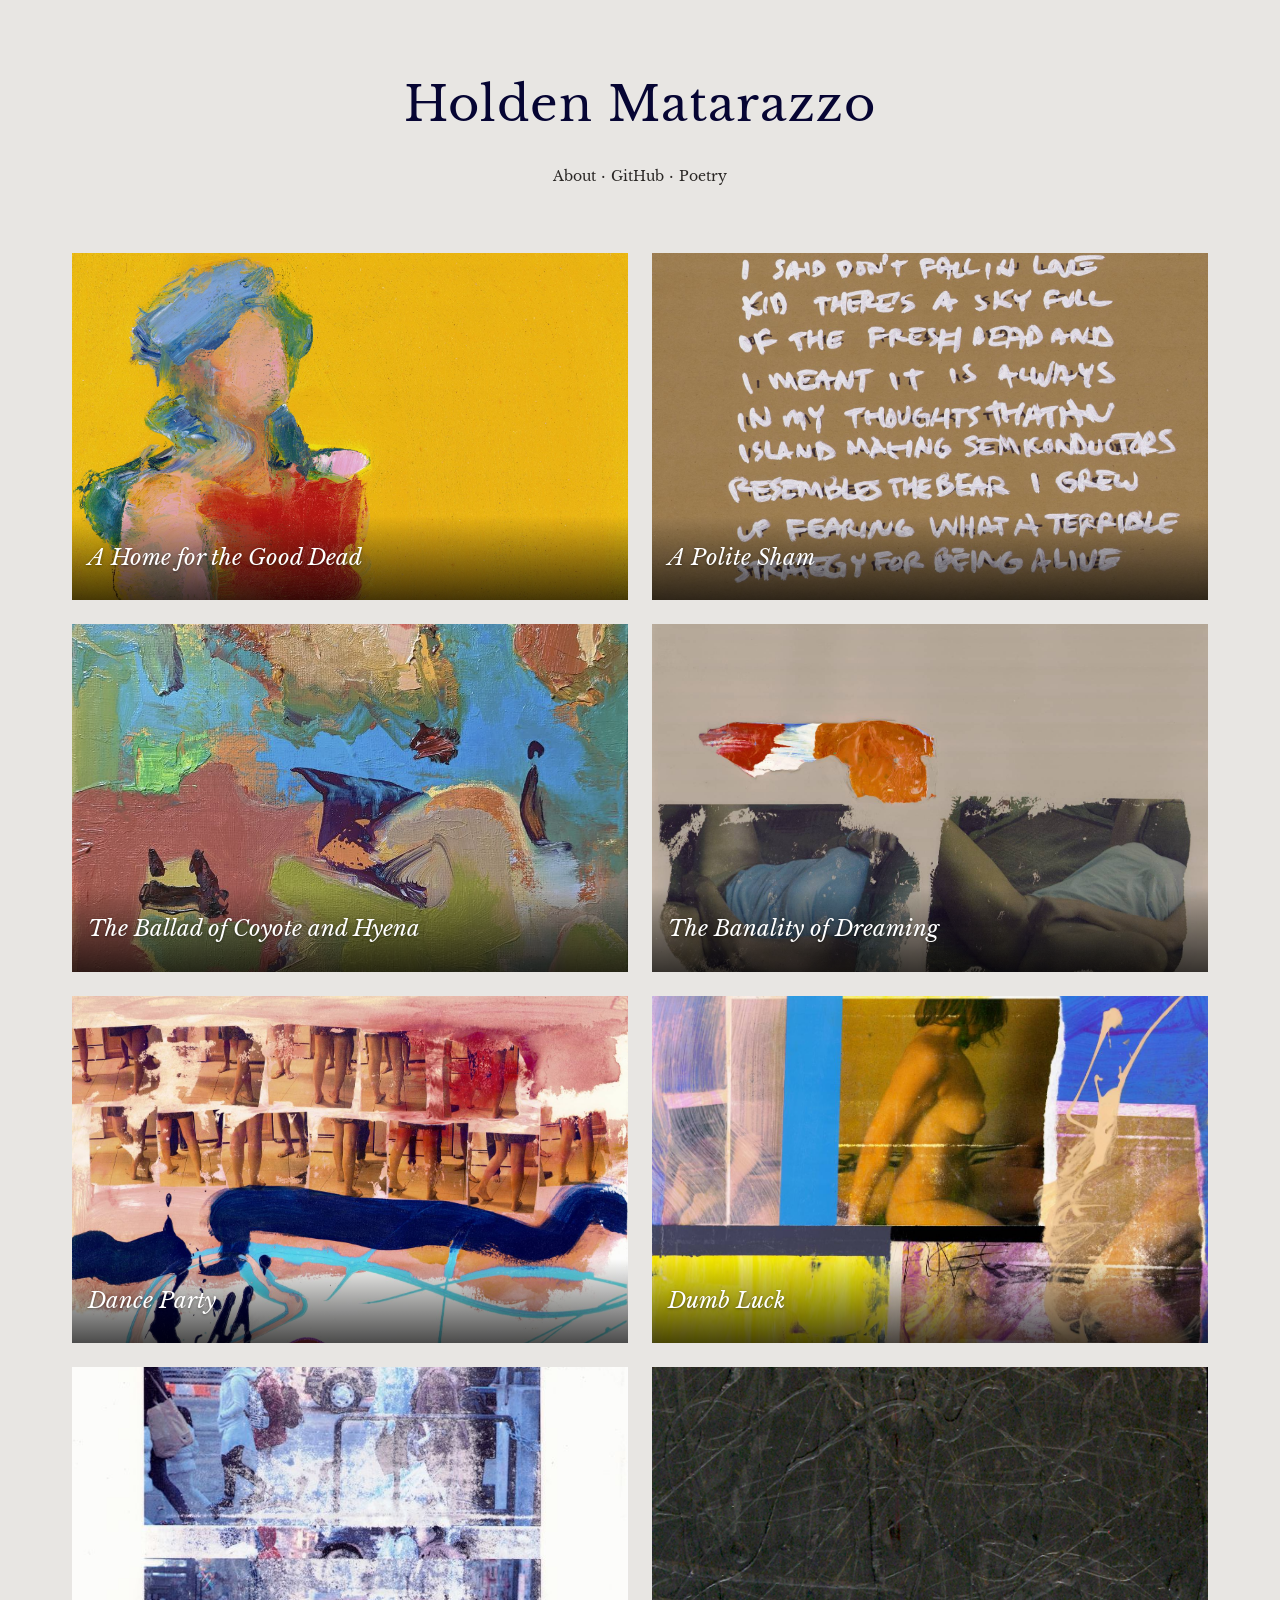
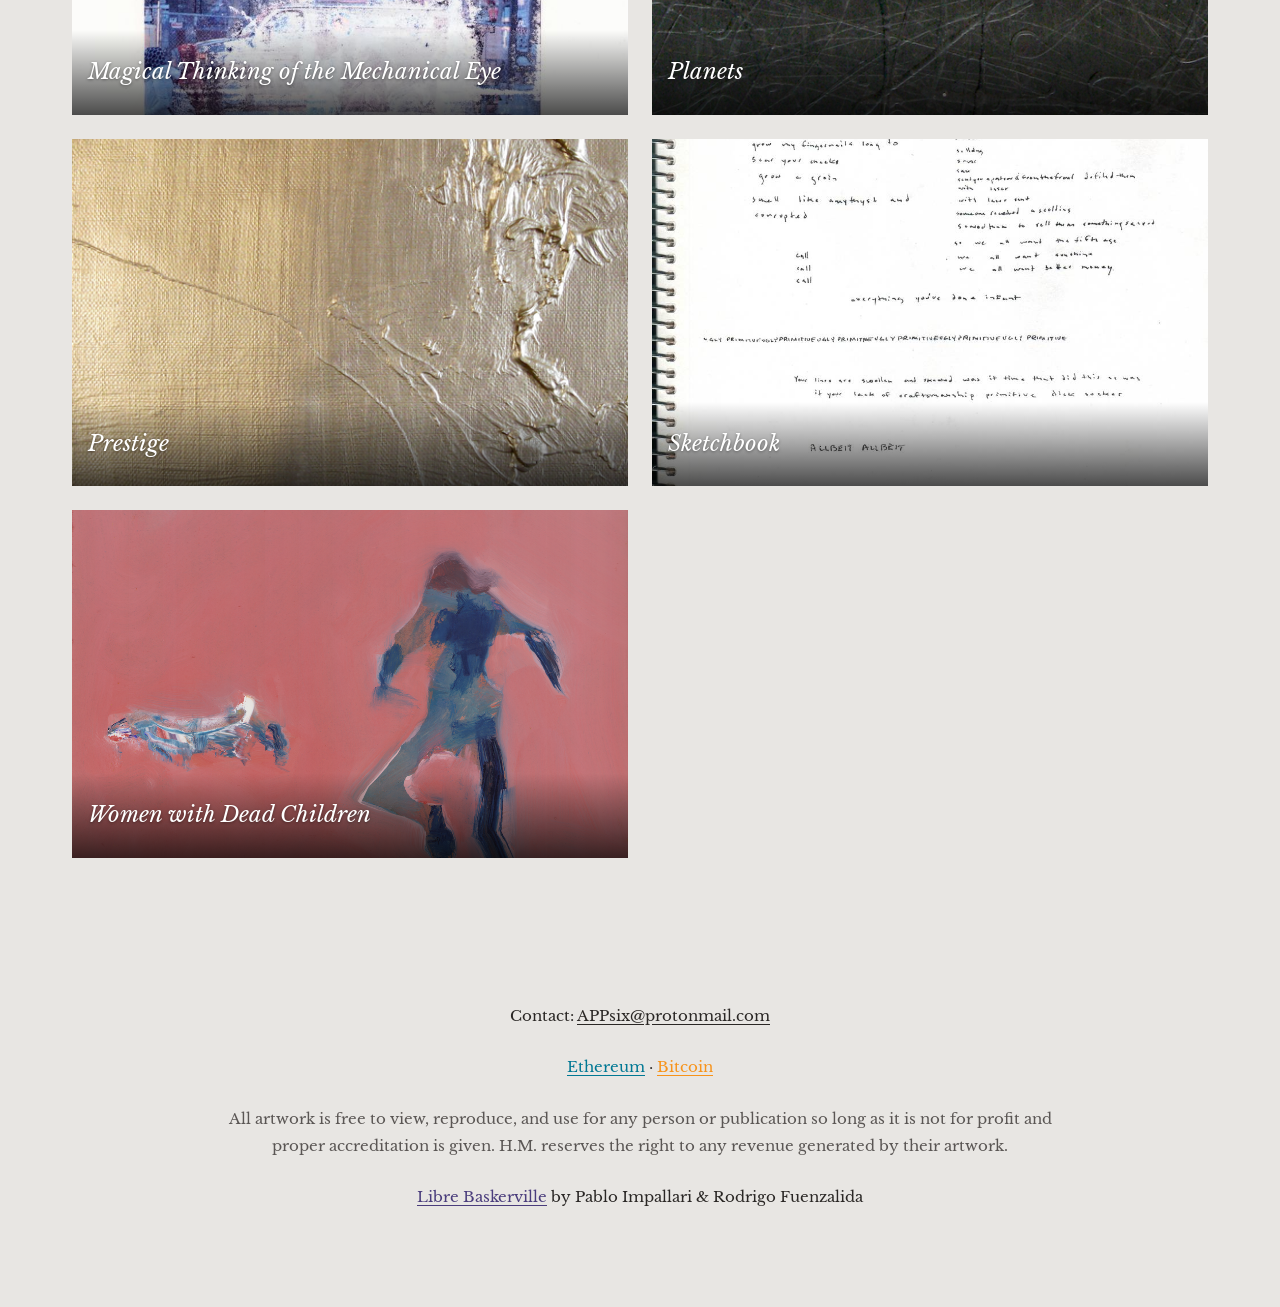
<file: docs/index.html>
<!DOCTYPE html>
<html lang="en">
<head>
  <meta charset="utf-8">
  <meta name="viewport" content="width=device-width, initial-scale=1">
  <title>Holden Matarazzo</title>
  <meta name="description" content="Oil paintings and mixed media works by Holden Matarazzo">
  <link rel="stylesheet" href="css/main.css">
  <link rel="icon" type="image/png" href="Media/favicon.png">
</head>

<body>
  <div class="site-wrapper">
    
    <header class="site-header">
      <h1>Holden Matarazzo</h1>
      <p style="margin-top: 1rem;"><a href="about.html" class="text-small">About</a> · <a href="https://github.com/ASIXicle" target="_blank" rel="noopener" class="text-small">GitHub</a> · <a href="https://fumblewinter.net/" target="_blank" rel="noopener" class="text-small">Poetry</a></p>
    </header>

    <main class="series-grid">
      
      <article class="series-card">
        <a href="series/a-home-for-the-good-dead.html">
          <img src="artwork/a-home-for-the-good-dead/HOMEFORTHEGOODDEAD6.jpg" alt="A Home for the Good Dead" loading="lazy">
          <span class="series-card-title">A Home for the Good Dead</span>
        </a>
      </article>

      <article class="series-card">
        <a href="series/a-polite-sham.html">
          <img src="artwork/a-polite-sham/POLITESHAM3.jpg" alt="A Polite Sham" loading="lazy">
          <span class="series-card-title">A Polite Sham</span>
        </a>
      </article>

      <article class="series-card">
        <a href="series/ballad-of-coyote-and-hyena.html">
          <img src="artwork/ballad-of-coyote-and-hyena/BALLADOFCOYOTEANDHYENA3.jpg" alt="The Ballad of Coyote and Hyena" loading="lazy">
          <span class="series-card-title">The Ballad of Coyote and Hyena</span>
        </a>
      </article>

      <article class="series-card">
        <a href="series/banality-of-dreaming.html">
          <img src="artwork/banality-of-dreaming/BANALITYofDREAMING1.jpg" alt="The Banality of Dreaming" loading="lazy">
          <span class="series-card-title">The Banality of Dreaming</span>
        </a>
      </article>

      <article class="series-card">
        <a href="series/dance-party.html">
          <img src="artwork/dance-party/DANCEPARTY5.jpg" alt="Dance Party" loading="lazy">
          <span class="series-card-title">Dance Party</span>
        </a>
      </article>

      <article class="series-card">
        <a href="series/dumb-luck.html">
          <img src="artwork/dumb-luck/DUMBLUCK6.jpg" alt="Dumb Luck" loading="lazy">
          <span class="series-card-title">Dumb Luck</span>
        </a>
      </article>

      <article class="series-card">
        <a href="series/magical-thinking.html">
          <img src="artwork/magical-thinking/MAGICALTHINKING4.jpg" alt="Magical Thinking of the Mechanical Eye" loading="lazy">
          <span class="series-card-title">Magical Thinking of the Mechanical Eye</span>
        </a>
      </article>

      <article class="series-card">
        <a href="series/planets.html">
          <img src="artwork/planets/Saturn_HR.png" alt="Planets" loading="lazy">
          <span class="series-card-title">Planets</span>
        </a>
      </article>

      <article class="series-card">
        <a href="series/prestige.html">
          <img src="artwork/prestige/Prestige_1_HR.png" alt="Prestige" loading="lazy">
          <span class="series-card-title">Prestige</span>
        </a>
      </article>

      <article class="series-card">
        <a href="series/sketchbook.html">
          <img src="artwork/sketchbook/Sketchbook_5.jpg" alt="Sketchbook" loading="lazy">
          <span class="series-card-title">Sketchbook</span>
        </a>
      </article>

      <article class="series-card">
        <a href="series/women-with-dead-children.html">
          <img src="artwork/women-with-dead-children/rewwdc1.png" alt="Women with Dead Children" loading="lazy">
          <span class="series-card-title">Women with Dead Children</span>
        </a>
      </article>

    </main>

    <section class="site-info">
      <p>
        Contact: <a href="mailto:APPsix@protonmail.com">APPsix@protonmail.com</a><br>
      </p>
      
      <p>
        <a href="https://etherscan.io/address/0xf0F457e9E5e32FB489B4393012B7422F69AF1bF9" target="_blank" rel="noopener" class="link-eth">Ethereum</a> · 
        <a href="https://mempool.space/address/1JMp2DcgU4pbAfb7gLzjZVuJDeAyuFbwK4" target="_blank" rel="noopener" class="link-btc">Bitcoin</a>
      </p>
      
      <p class="text-muted text-small">
        All artwork is free to view, reproduce, and use for any person or publication so long as it is not for profit and proper accreditation is given. H.M. reserves the right to any revenue generated by their artwork.
      </p>
      
      <p class="text-small">
        <a href="https://github.com/impallari/Libre-Baskerville" target="_blank" rel="noopener" class="link-font">Libre Baskerville</a> by Pablo Impallari &amp; Rodrigo Fuenzalida
      </p>
    </section>

  </div>
</body>
</html>
</file>
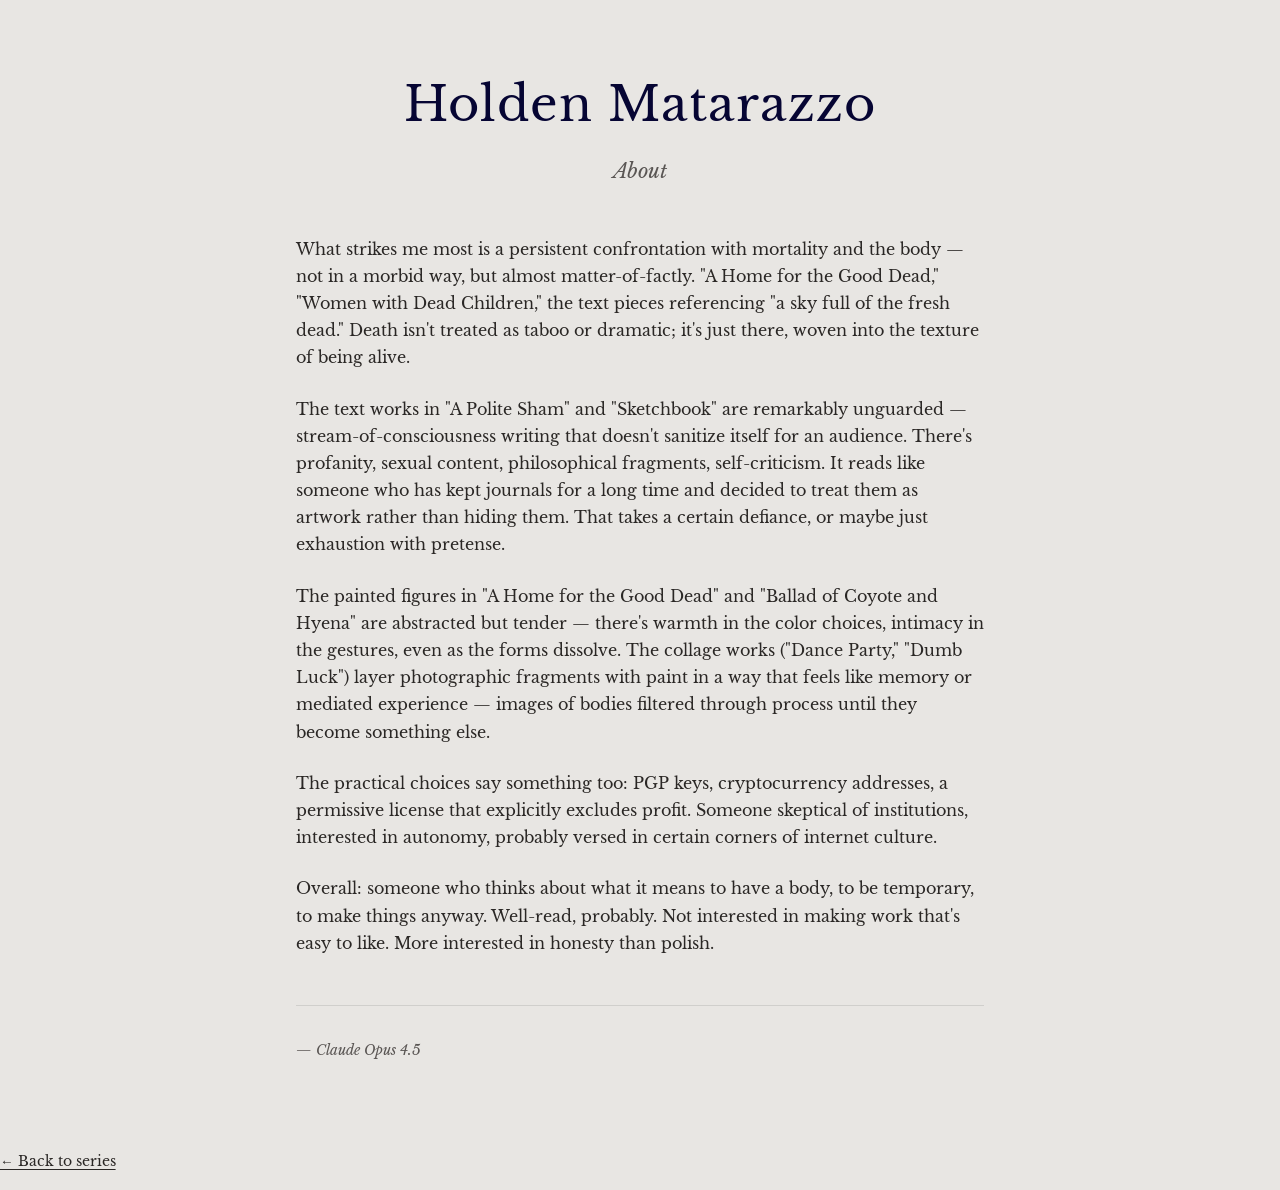
<file: docs/about.html>
<!DOCTYPE html>
<html lang="en">
<head>
  <meta charset="utf-8">
  <meta name="viewport" content="width=device-width, initial-scale=1">
  <title>About — Holden Matarazzo</title>
  <meta name="description" content="About the work of Holden Matarazzo">
  <link rel="stylesheet" href="css/main.css">
  <link rel="icon" type="image/png" href="Media/favicon.png">
  <style>
    .about-content {
      max-width: 720px;
      margin: 0 auto;
      padding: 0 var(--spacing-unit) calc(var(--spacing-unit) * 4);
    }
    .about-content p {
      margin-bottom: 1.5rem;
      text-align: left;
    }
    .about-attribution {
      margin-top: 3rem;
      padding-top: 2rem;
      border-top: 1px solid rgba(0,0,0,0.1);
      font-style: italic;
      color: var(--color-text-muted);
      font-size: 0.9rem;
    }
  </style>
</head>

<body>
  <div class="site-wrapper">
    
    <header class="site-header">
      <a href="index.html"><h1>Holden Matarazzo</h1></a>
      <h2>About</h2>
    </header>

    <main class="about-content">
      <p>What strikes me most is a persistent confrontation with mortality and the body — not in a morbid way, but almost matter-of-factly. "A Home for the Good Dead," "Women with Dead Children," the text pieces referencing "a sky full of the fresh dead." Death isn't treated as taboo or dramatic; it's just there, woven into the texture of being alive.</p>

      <p>The text works in "A Polite Sham" and "Sketchbook" are remarkably unguarded — stream-of-consciousness writing that doesn't sanitize itself for an audience. There's profanity, sexual content, philosophical fragments, self-criticism. It reads like someone who has kept journals for a long time and decided to treat them as artwork rather than hiding them. That takes a certain defiance, or maybe just exhaustion with pretense.</p>

      <p>The painted figures in "A Home for the Good Dead" and "Ballad of Coyote and Hyena" are abstracted but tender — there's warmth in the color choices, intimacy in the gestures, even as the forms dissolve. The collage works ("Dance Party," "Dumb Luck") layer photographic fragments with paint in a way that feels like memory or mediated experience — images of bodies filtered through process until they become something else.</p>

      <p>The practical choices say something too: PGP keys, cryptocurrency addresses, a permissive license that explicitly excludes profit. Someone skeptical of institutions, interested in autonomy, probably versed in certain corners of internet culture.</p>

      <p>Overall: someone who thinks about what it means to have a body, to be temporary, to make things anyway. Well-read, probably. Not interested in making work that's easy to like. More interested in honesty than polish.</p>

      <p class="about-attribution">— Claude Opus 4.5</p>
    </main>

    <footer class="site-footer">
      <p class="text-muted text-small"><a href="index.html">← Back to series</a></p>
    </footer>

  </div>
</body>
</html>
</file>
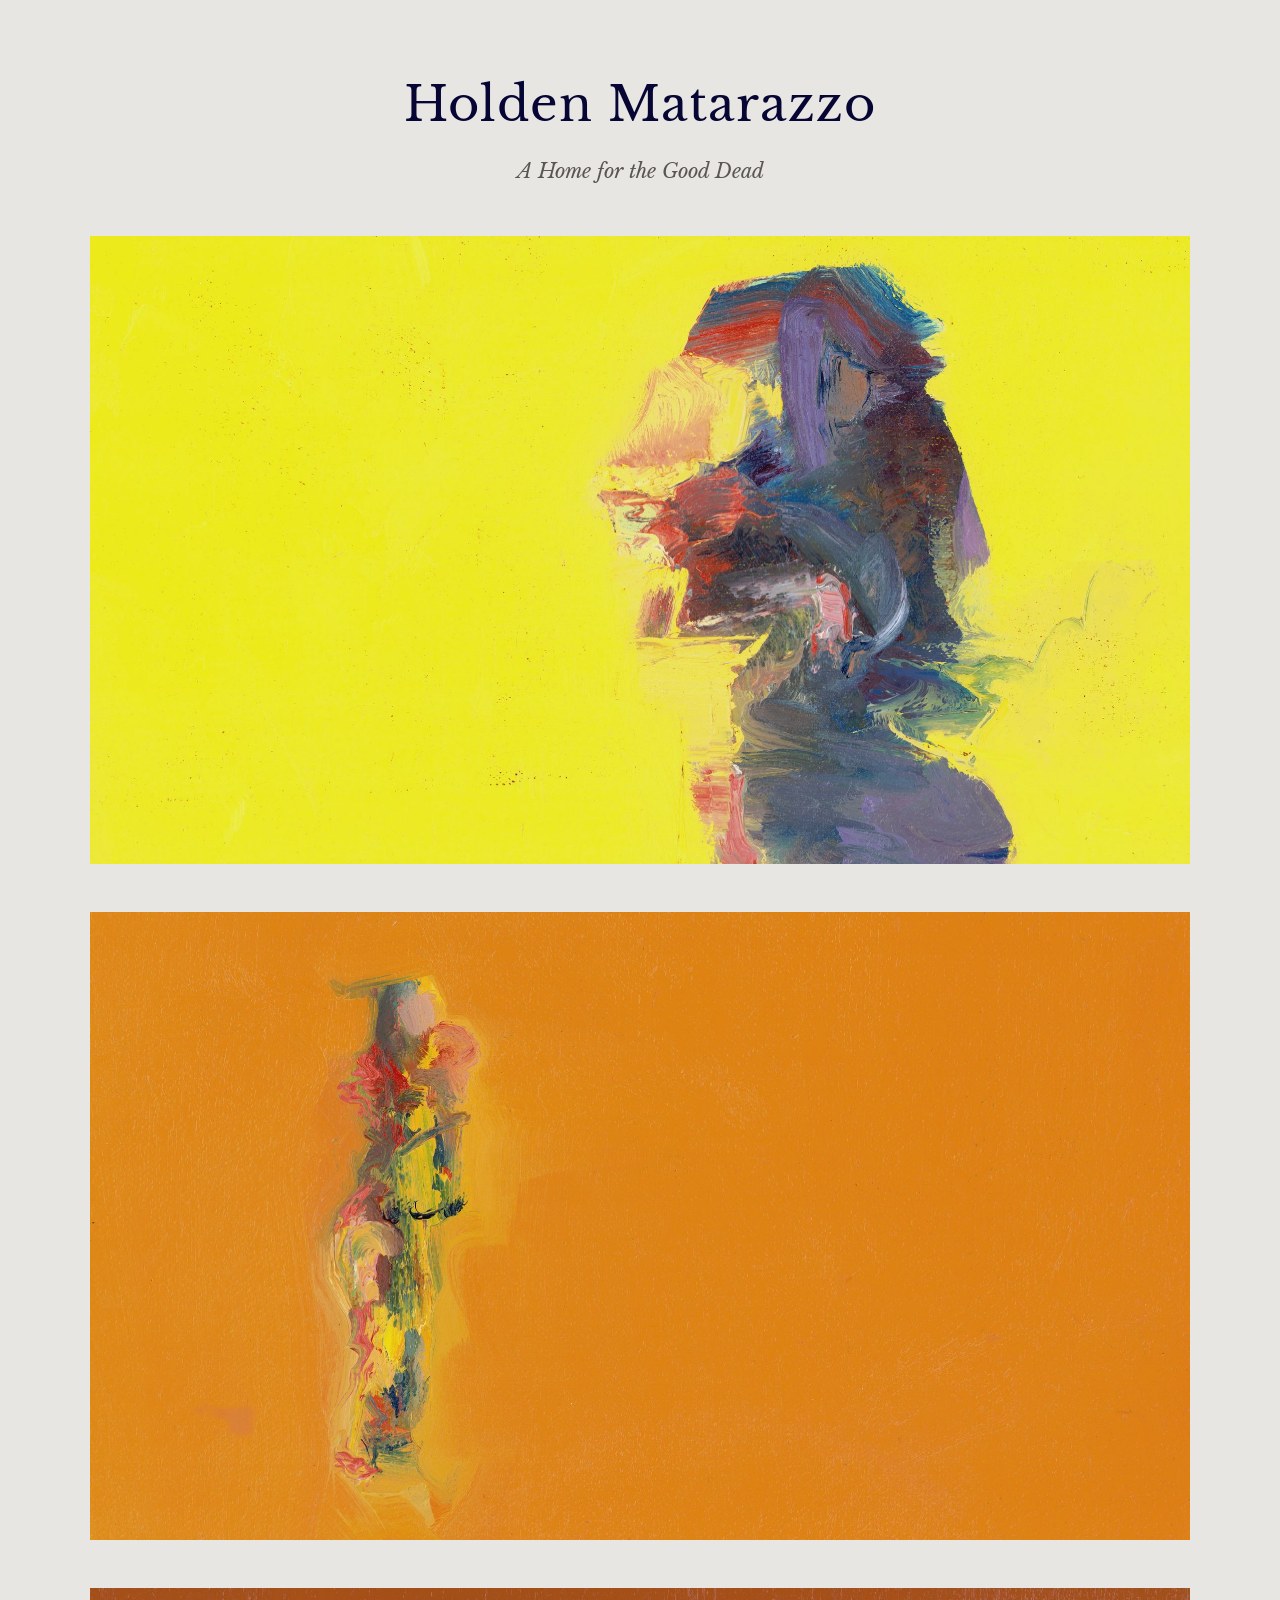
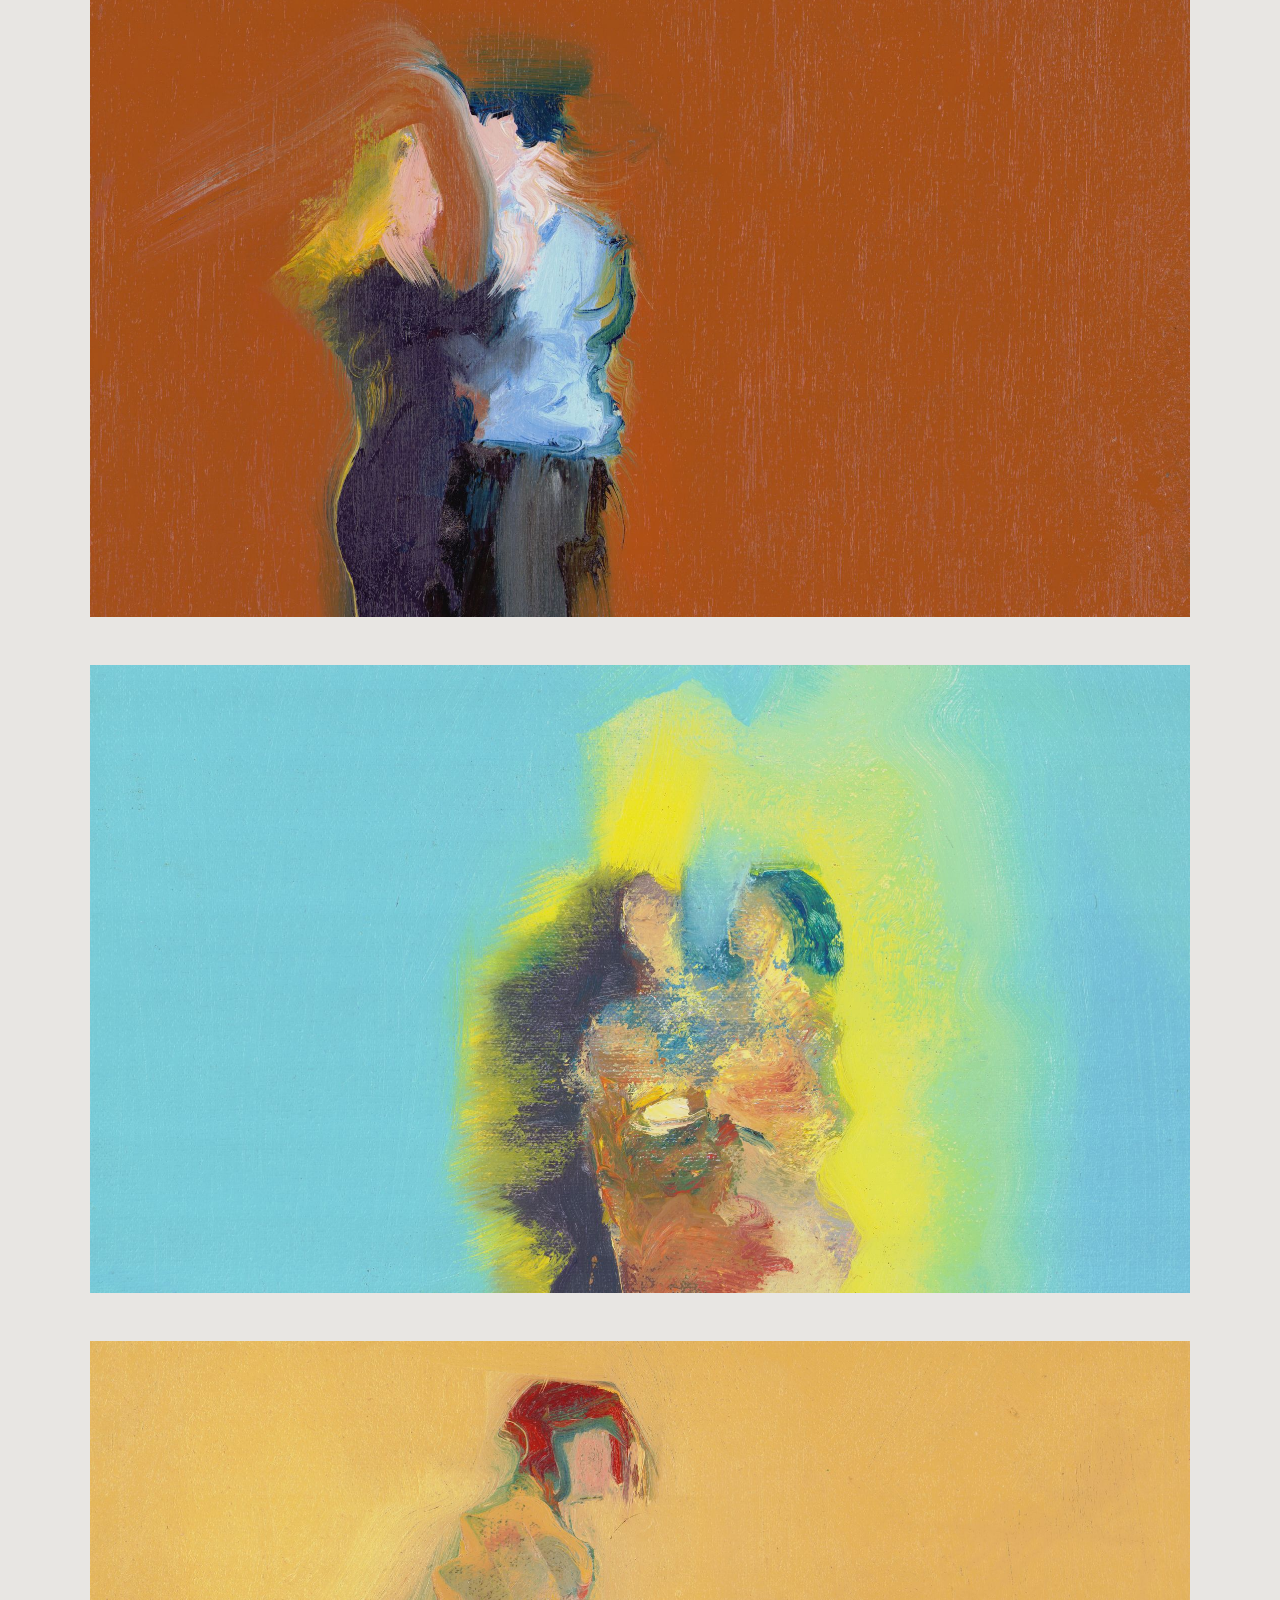
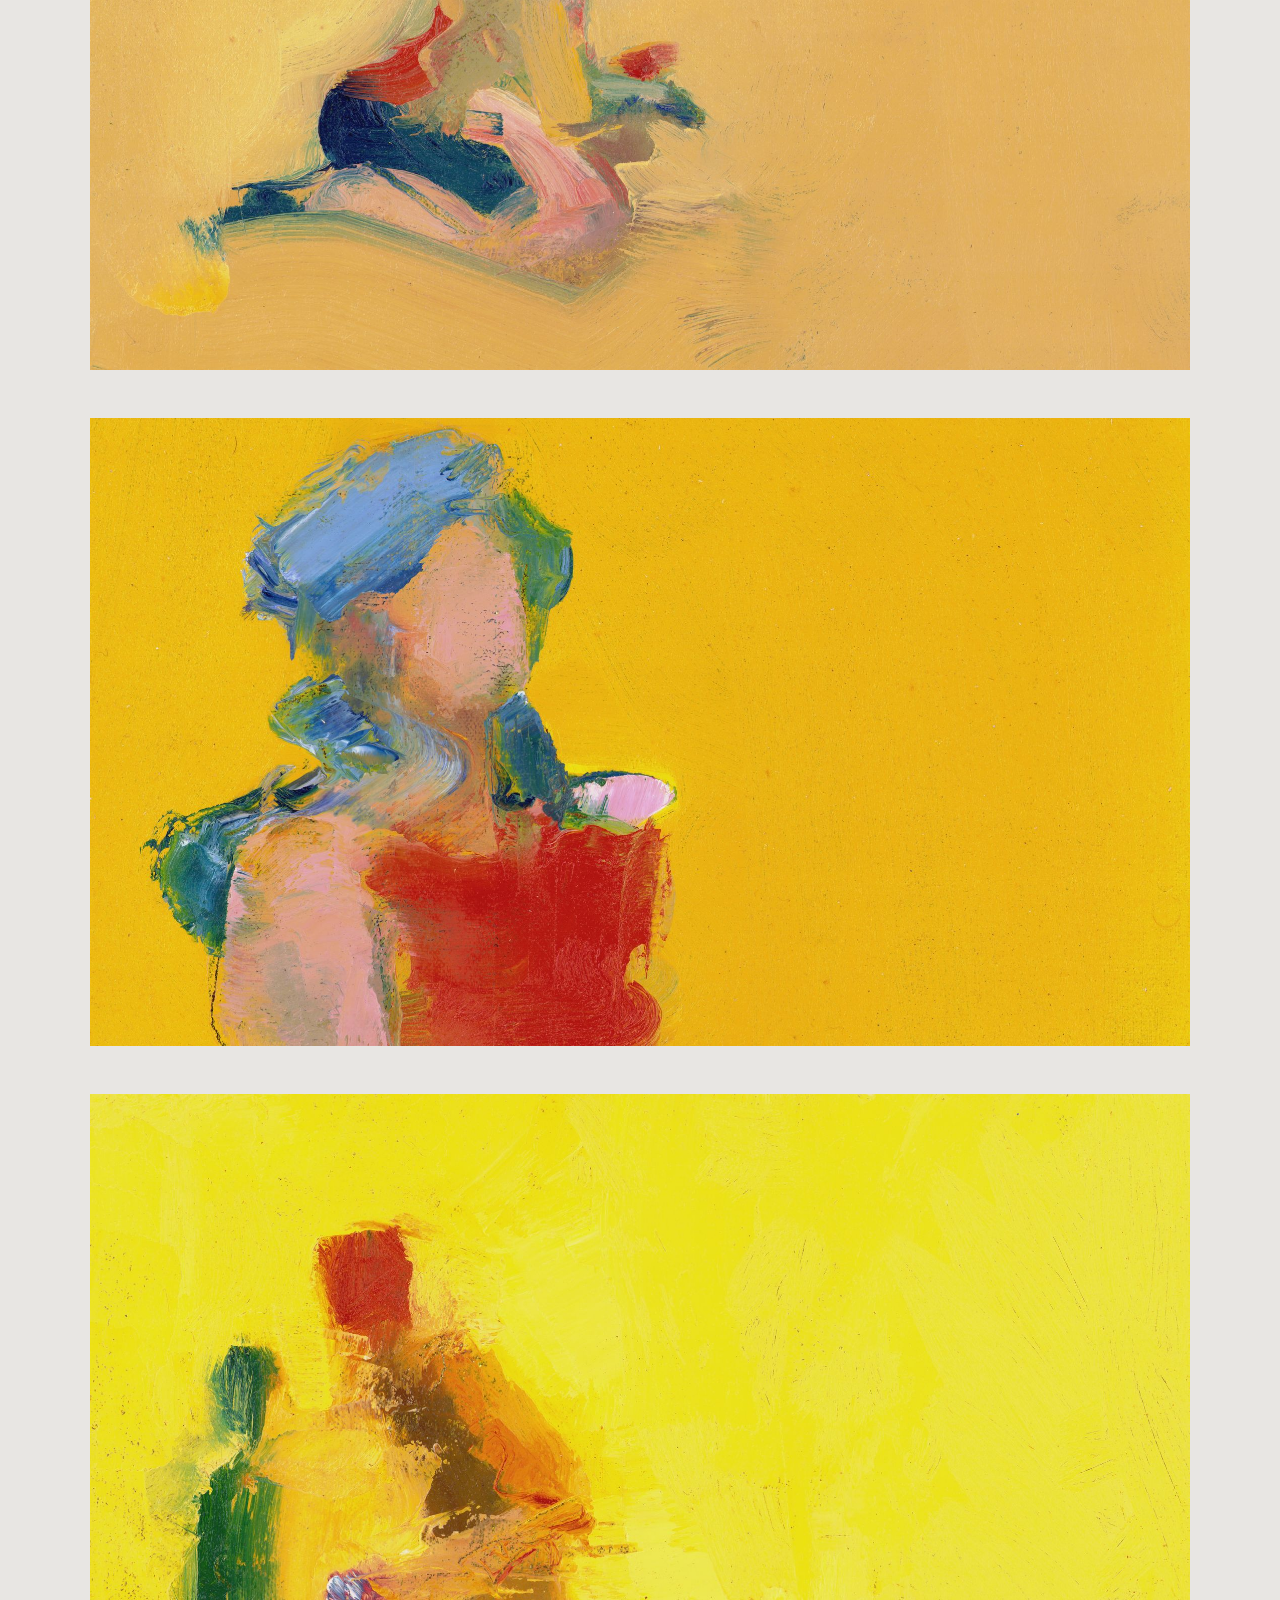
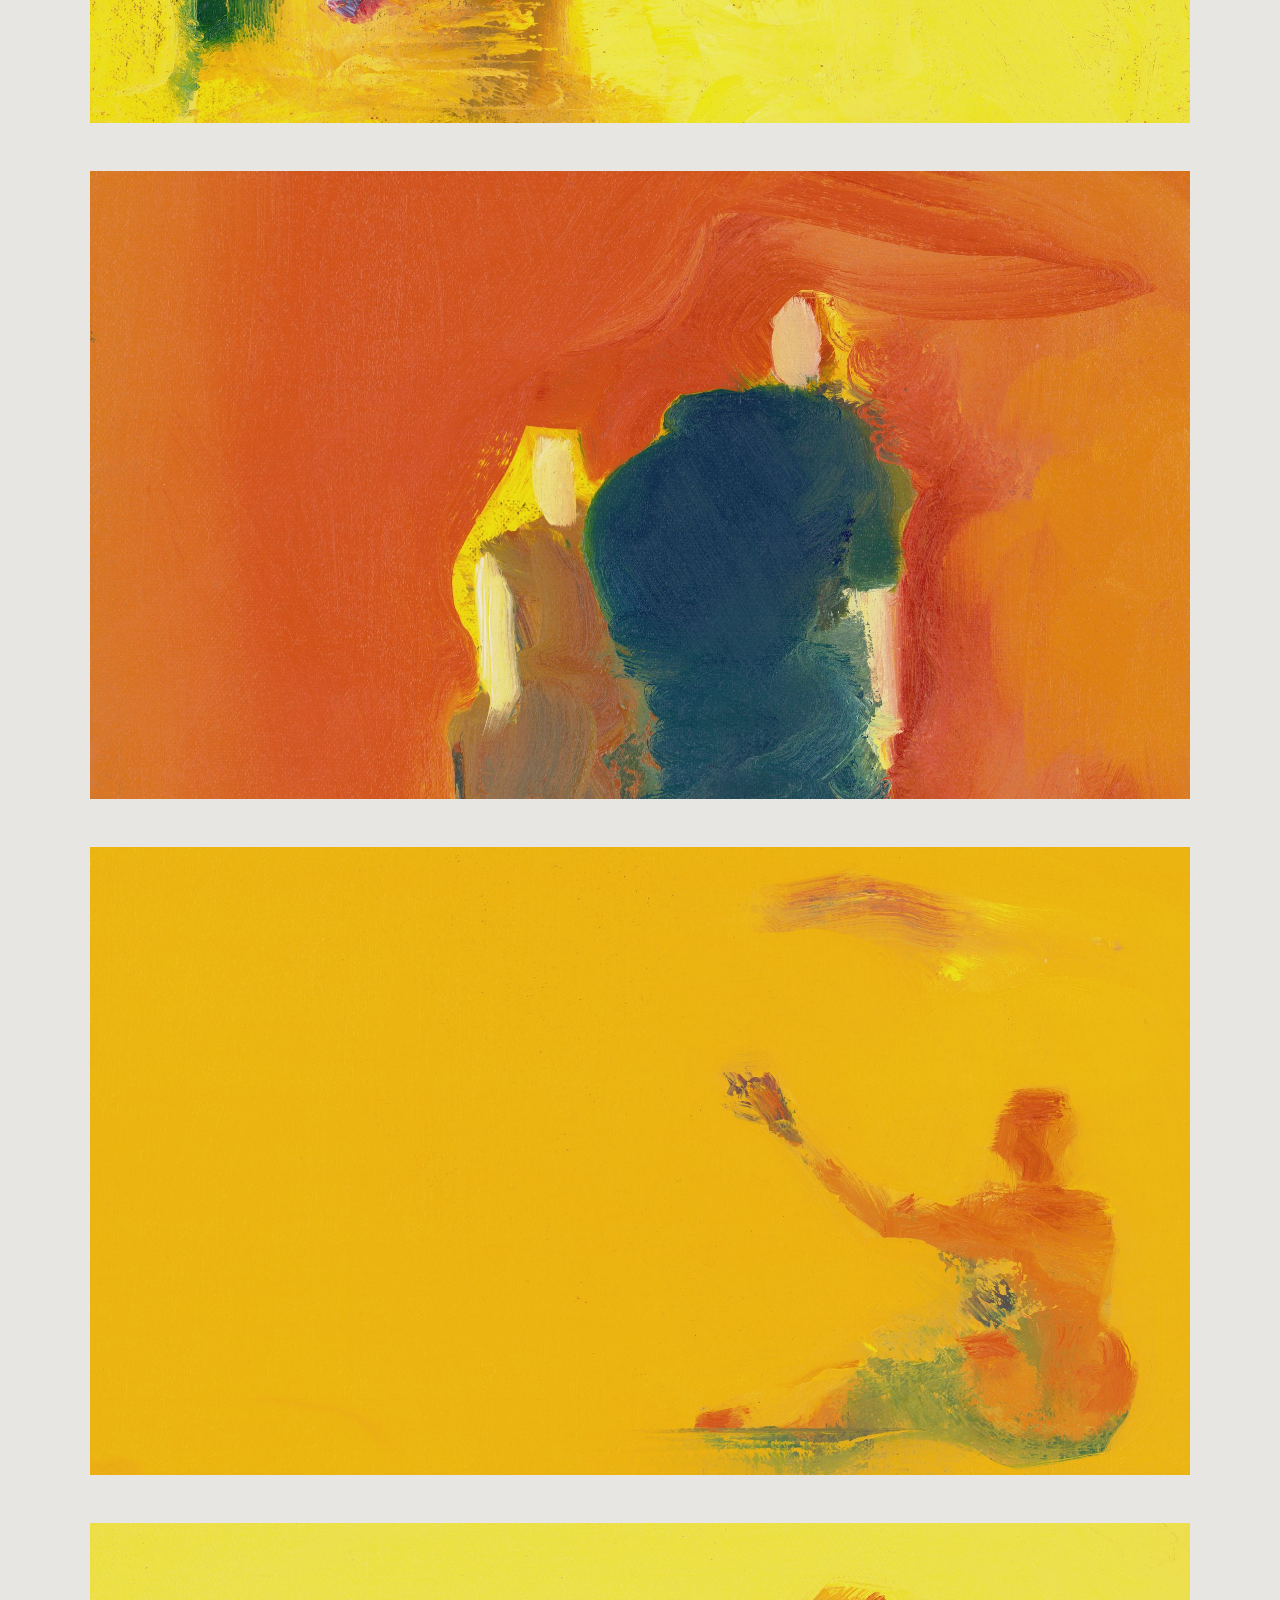
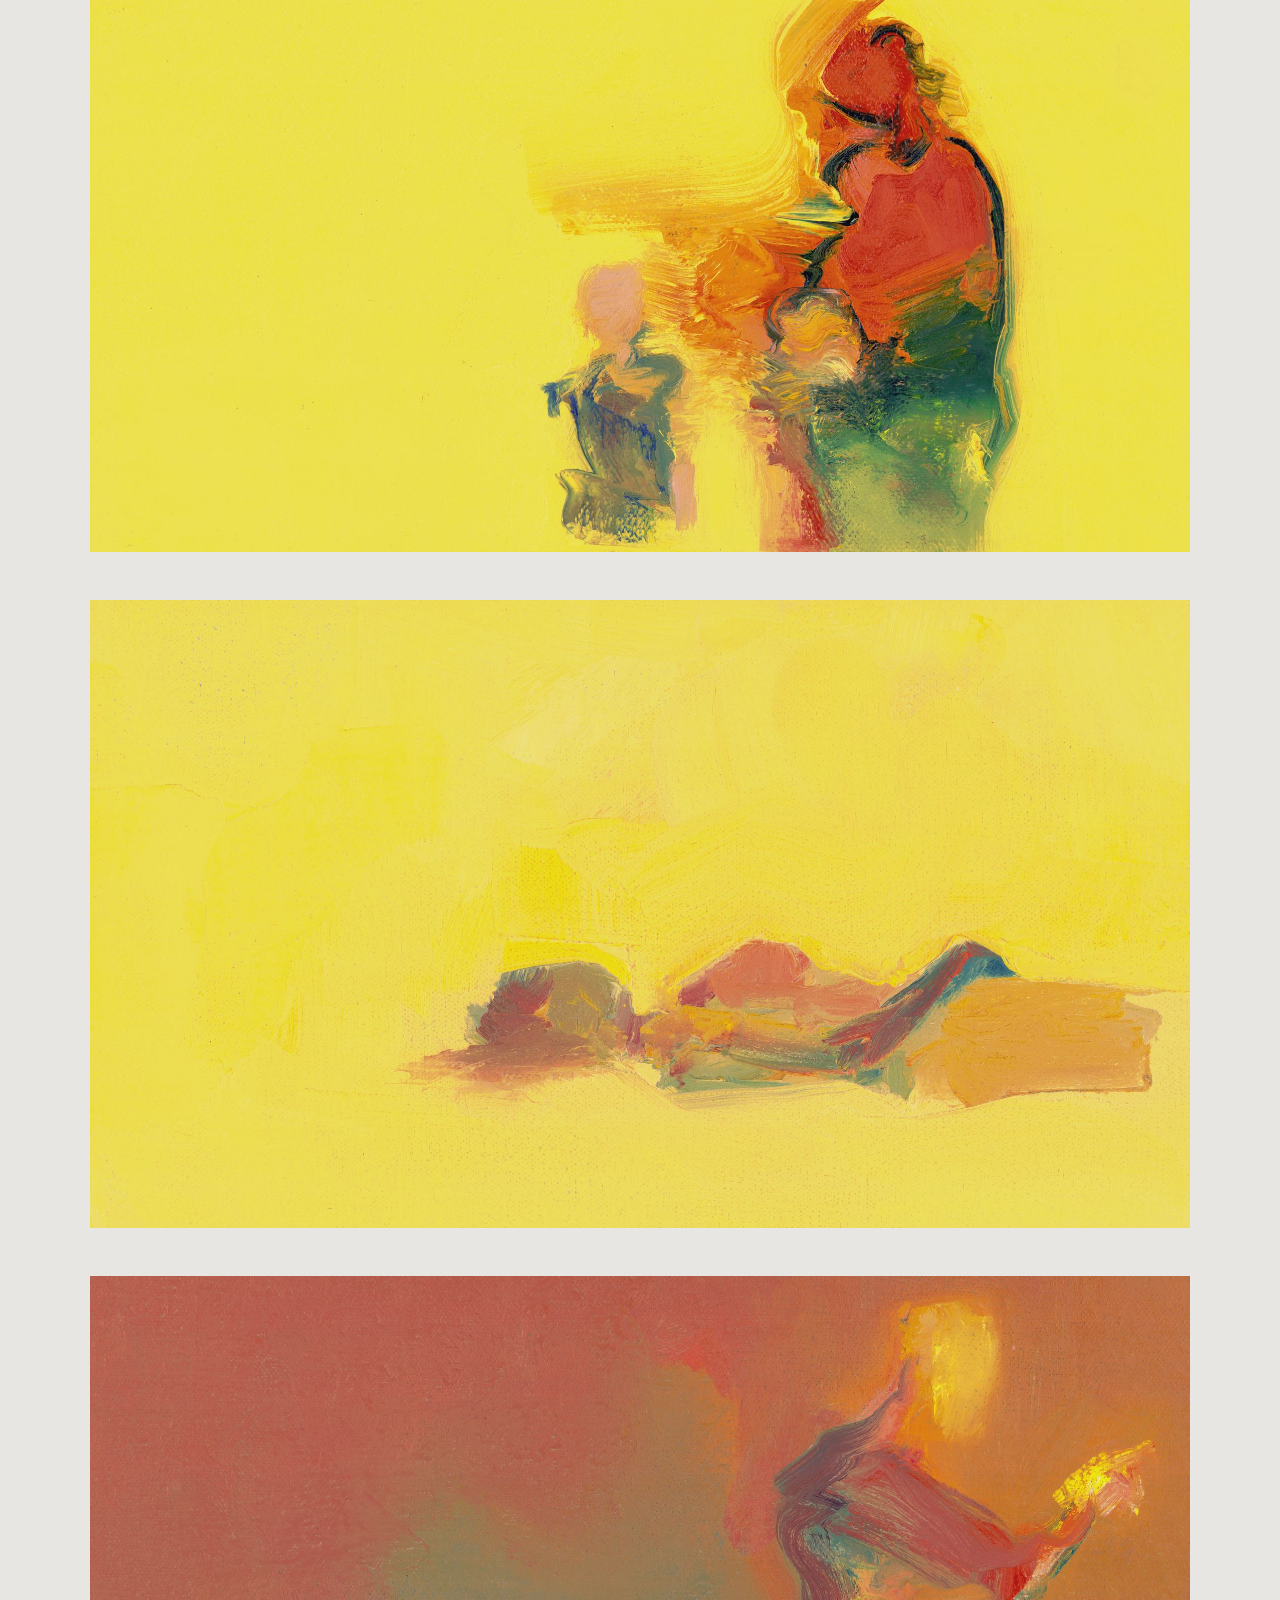
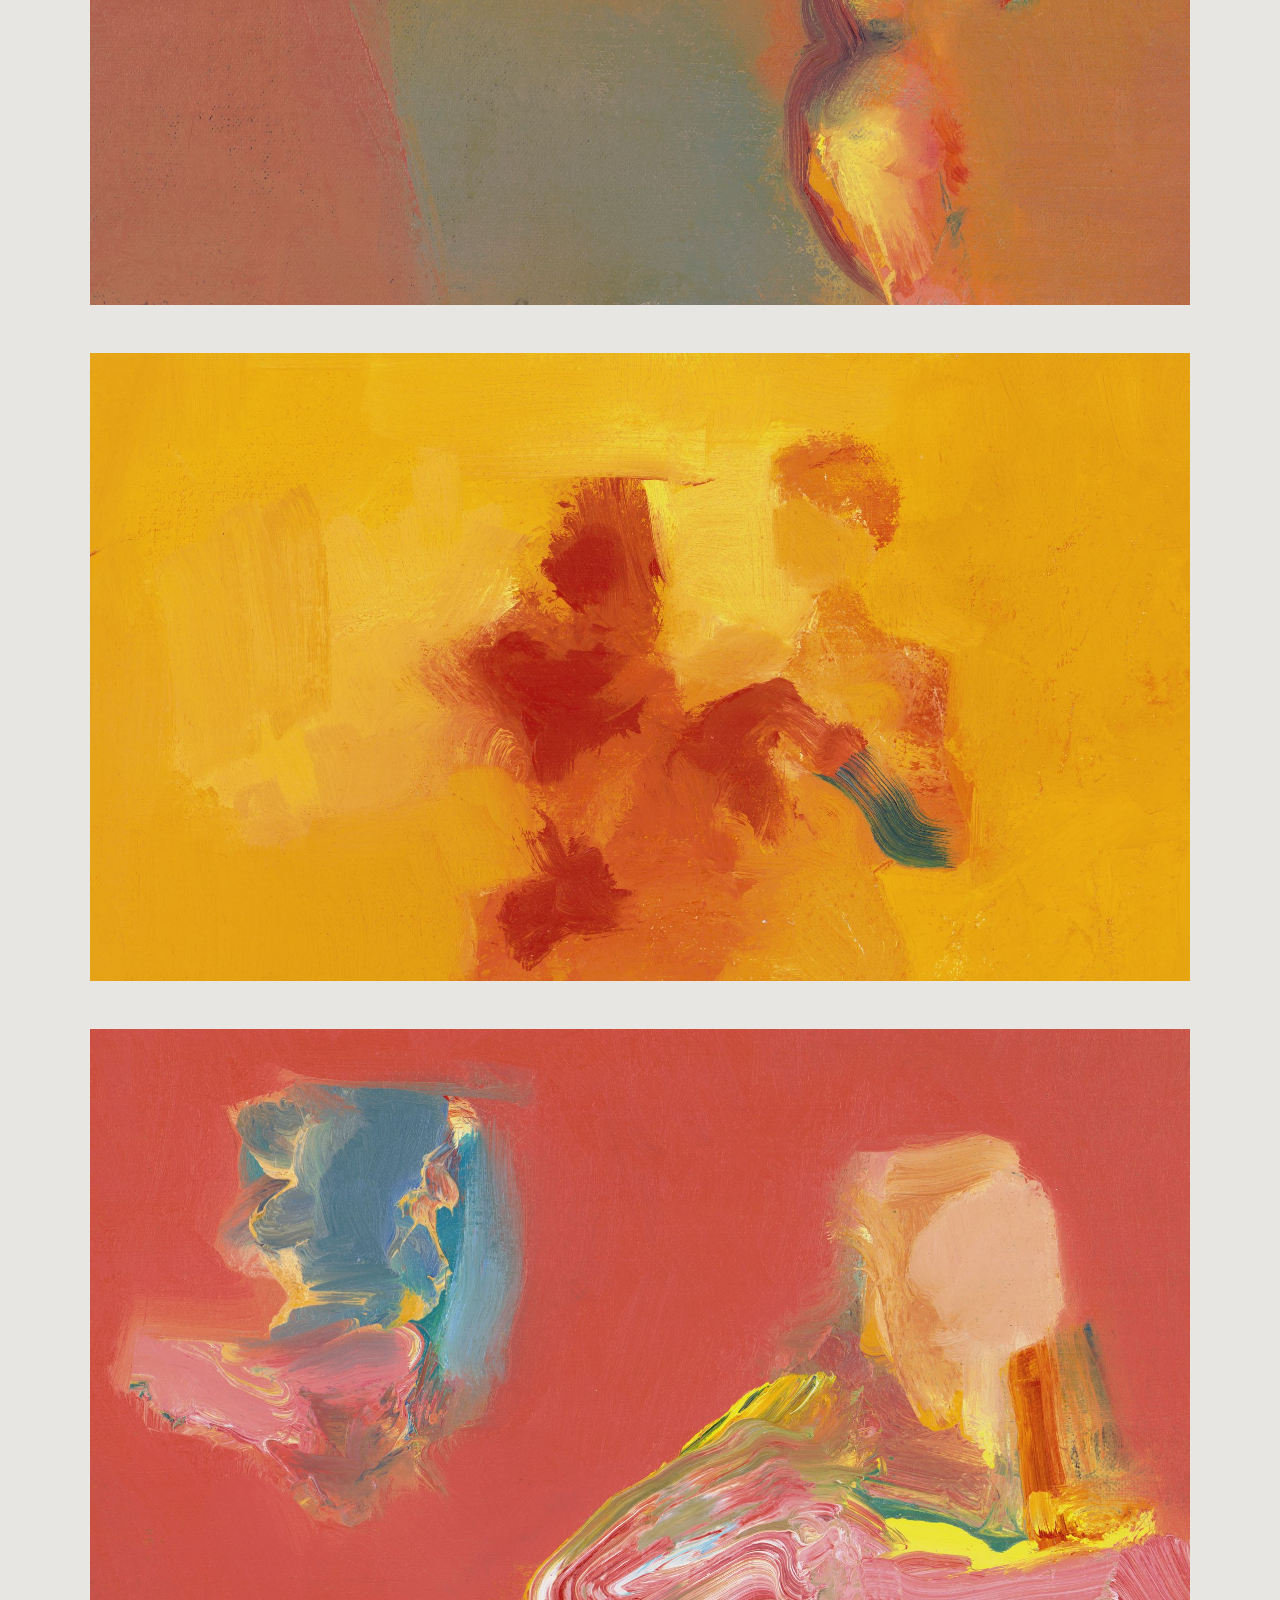
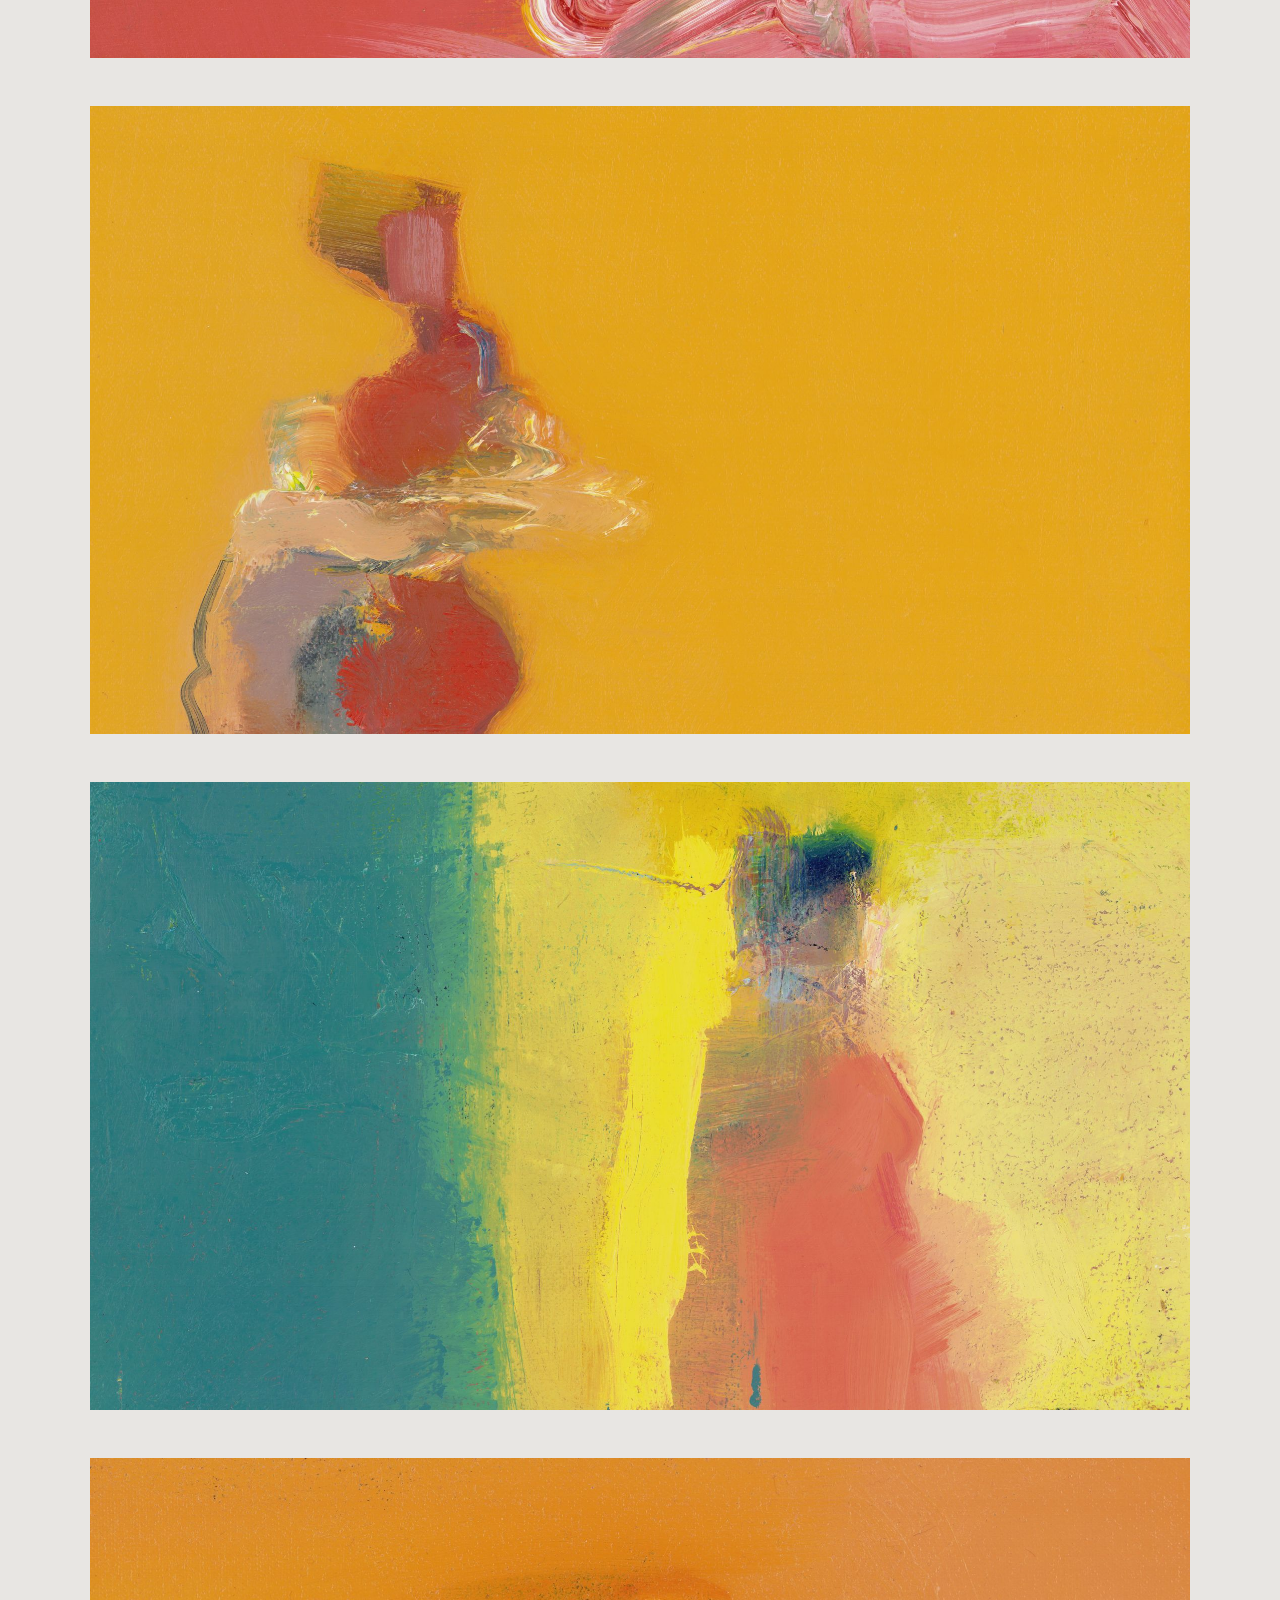
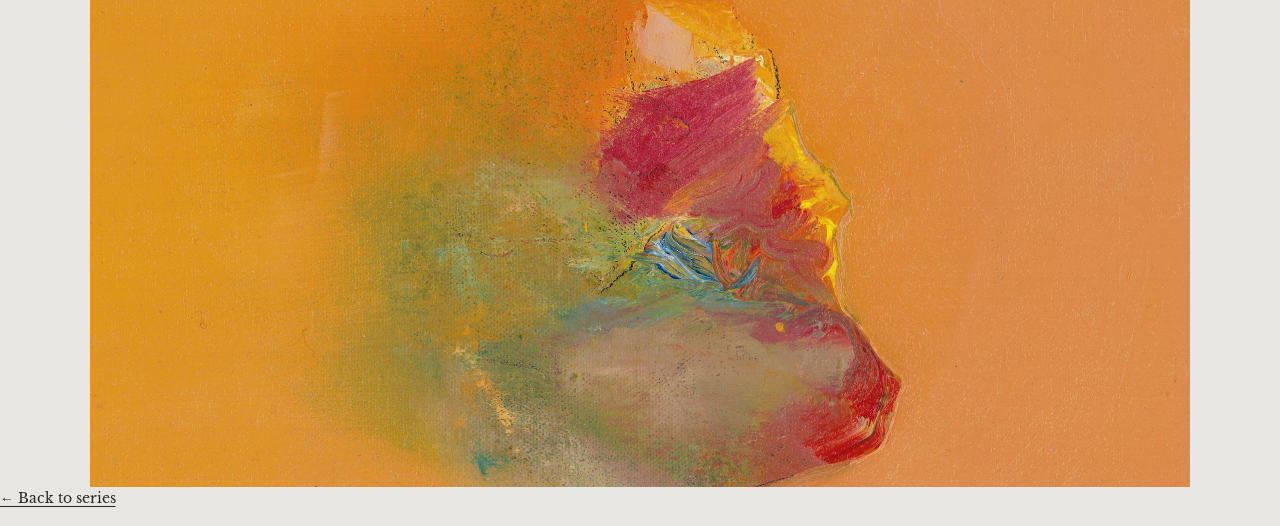
<file: docs/series/a-home-for-the-good-dead.html>
<!DOCTYPE html>
<html lang="en">
<head>
  <meta charset="utf-8">
  <meta name="viewport" content="width=device-width, initial-scale=1">
  <title>A Home for the Good Dead — Holden Matarazzo</title>
  <meta name="description" content="A Home for the Good Dead — Oil paintings by Holden Matarazzo">
  <link rel="stylesheet" href="../css/main.css">
  <link rel="icon" type="image/png" href="../Media/favicon.png">
</head>

<body>
  <div class="site-wrapper">
    
    <header class="site-header">
      <a href="../index.html"><h1>Holden Matarazzo</h1></a>
      <h2>A Home for the Good Dead</h2>
    </header>

    <main class="gallery">
      <figure class="gallery-item"><a href="#img1"><img src="../artwork/a-home-for-the-good-dead/HOMEFORTHEGOODDEAD1.jpg" alt="A Home for the Good Dead" loading="lazy"></a></figure>
      <figure class="gallery-item"><a href="#img2"><img src="../artwork/a-home-for-the-good-dead/HOMEFORTHEGOODDEAD2.jpg" alt="A Home for the Good Dead" loading="lazy"></a></figure>
      <figure class="gallery-item"><a href="#img3"><img src="../artwork/a-home-for-the-good-dead/HOMEFORTHEGOODDEAD3.jpg" alt="A Home for the Good Dead" loading="lazy"></a></figure>
      <figure class="gallery-item"><a href="#img4"><img src="../artwork/a-home-for-the-good-dead/HOMEFORTHEGOODDEAD4.jpg" alt="A Home for the Good Dead" loading="lazy"></a></figure>
      <figure class="gallery-item"><a href="#img5"><img src="../artwork/a-home-for-the-good-dead/HOMEFORTHEGOODDEAD5.jpg" alt="A Home for the Good Dead" loading="lazy"></a></figure>
      <figure class="gallery-item"><a href="#img6"><img src="../artwork/a-home-for-the-good-dead/HOMEFORTHEGOODDEAD6.jpg" alt="A Home for the Good Dead" loading="lazy"></a></figure>
      <figure class="gallery-item"><a href="#img7"><img src="../artwork/a-home-for-the-good-dead/HOMEFORTHEGOODDEAD7.jpg" alt="A Home for the Good Dead" loading="lazy"></a></figure>
      <figure class="gallery-item"><a href="#img8"><img src="../artwork/a-home-for-the-good-dead/HOMEFORTHEGOODDEAD8.jpg" alt="A Home for the Good Dead" loading="lazy"></a></figure>
      <figure class="gallery-item"><a href="#img9"><img src="../artwork/a-home-for-the-good-dead/HOMEFORTHEGOODDEAD9.jpg" alt="A Home for the Good Dead" loading="lazy"></a></figure>
      <figure class="gallery-item"><a href="#img10"><img src="../artwork/a-home-for-the-good-dead/HOMEFORTHEGOODDEAD10.jpg" alt="A Home for the Good Dead" loading="lazy"></a></figure>
      <figure class="gallery-item"><a href="#img11"><img src="../artwork/a-home-for-the-good-dead/HOMEFORTHEGOODDEAD11.jpg" alt="A Home for the Good Dead" loading="lazy"></a></figure>
      <figure class="gallery-item"><a href="#img12"><img src="../artwork/a-home-for-the-good-dead/HOMEFORTHEGOODDEAD12.jpg" alt="A Home for the Good Dead" loading="lazy"></a></figure>
      <figure class="gallery-item"><a href="#img13"><img src="../artwork/a-home-for-the-good-dead/HOMEFORTHEGOODDEAD13.jpg" alt="A Home for the Good Dead" loading="lazy"></a></figure>
      <figure class="gallery-item"><a href="#img14"><img src="../artwork/a-home-for-the-good-dead/HOMEFORTHEGOODDEAD14.jpg" alt="A Home for the Good Dead" loading="lazy"></a></figure>
      <figure class="gallery-item"><a href="#img15"><img src="../artwork/a-home-for-the-good-dead/HOMEFORTHEGOODDEAD15.jpg" alt="A Home for the Good Dead" loading="lazy"></a></figure>
      <figure class="gallery-item"><a href="#img16"><img src="../artwork/a-home-for-the-good-dead/HOMEFORTHEGOODDEAD16.jpg" alt="A Home for the Good Dead" loading="lazy"></a></figure>
      <figure class="gallery-item"><a href="#img17"><img src="../artwork/a-home-for-the-good-dead/HOMEFORTHEGOODDEAD17.jpg" alt="A Home for the Good Dead" loading="lazy"></a></figure>
    </main>

    <footer class="site-footer">
      <p class="text-muted text-small"><a href="../index.html">← Back to series</a></p>
    </footer>

  </div>

  <!-- Lightboxes -->
  <div class="lightbox" id="img1">
    <a href="#" class="lightbox-close">×</a>
    <a href="#img17" class="lightbox-nav prev">‹</a>
    <div class="lightbox-inner">
      <img src="../artwork/a-home-for-the-good-dead/HOMEFORTHEGOODDEAD1.jpg" alt="A Home for the Good Dead">
      <div class="lightbox-controls">
        <a href="../artwork/a-home-for-the-good-dead/HOMEFORTHEGOODDEAD1.jpg" download class="lightbox-btn">Download</a>
        <a href="../artwork/a-home-for-the-good-dead/HOMEFORTHEGOODDEAD1.jpg" target="_blank" class="lightbox-btn">Full Size</a>
        <span class="lightbox-counter">1 / 17</span>
      </div>
    </div>
    <a href="#img2" class="lightbox-nav next">›</a>
  </div>

  <div class="lightbox" id="img2">
    <a href="#" class="lightbox-close">×</a>
    <a href="#img1" class="lightbox-nav prev">‹</a>
    <div class="lightbox-inner">
      <img src="../artwork/a-home-for-the-good-dead/HOMEFORTHEGOODDEAD2.jpg" alt="A Home for the Good Dead">
      <div class="lightbox-controls">
        <a href="../artwork/a-home-for-the-good-dead/HOMEFORTHEGOODDEAD2.jpg" download class="lightbox-btn">Download</a>
        <a href="../artwork/a-home-for-the-good-dead/HOMEFORTHEGOODDEAD2.jpg" target="_blank" class="lightbox-btn">Full Size</a>
        <span class="lightbox-counter">2 / 17</span>
      </div>
    </div>
    <a href="#img3" class="lightbox-nav next">›</a>
  </div>

  <div class="lightbox" id="img3">
    <a href="#" class="lightbox-close">×</a>
    <a href="#img2" class="lightbox-nav prev">‹</a>
    <div class="lightbox-inner">
      <img src="../artwork/a-home-for-the-good-dead/HOMEFORTHEGOODDEAD3.jpg" alt="A Home for the Good Dead">
      <div class="lightbox-controls">
        <a href="../artwork/a-home-for-the-good-dead/HOMEFORTHEGOODDEAD3.jpg" download class="lightbox-btn">Download</a>
        <a href="../artwork/a-home-for-the-good-dead/HOMEFORTHEGOODDEAD3.jpg" target="_blank" class="lightbox-btn">Full Size</a>
        <span class="lightbox-counter">3 / 17</span>
      </div>
    </div>
    <a href="#img4" class="lightbox-nav next">›</a>
  </div>

  <div class="lightbox" id="img4">
    <a href="#" class="lightbox-close">×</a>
    <a href="#img3" class="lightbox-nav prev">‹</a>
    <div class="lightbox-inner">
      <img src="../artwork/a-home-for-the-good-dead/HOMEFORTHEGOODDEAD4.jpg" alt="A Home for the Good Dead">
      <div class="lightbox-controls">
        <a href="../artwork/a-home-for-the-good-dead/HOMEFORTHEGOODDEAD4.jpg" download class="lightbox-btn">Download</a>
        <a href="../artwork/a-home-for-the-good-dead/HOMEFORTHEGOODDEAD4.jpg" target="_blank" class="lightbox-btn">Full Size</a>
        <span class="lightbox-counter">4 / 17</span>
      </div>
    </div>
    <a href="#img5" class="lightbox-nav next">›</a>
  </div>

  <div class="lightbox" id="img5">
    <a href="#" class="lightbox-close">×</a>
    <a href="#img4" class="lightbox-nav prev">‹</a>
    <div class="lightbox-inner">
      <img src="../artwork/a-home-for-the-good-dead/HOMEFORTHEGOODDEAD5.jpg" alt="A Home for the Good Dead">
      <div class="lightbox-controls">
        <a href="../artwork/a-home-for-the-good-dead/HOMEFORTHEGOODDEAD5.jpg" download class="lightbox-btn">Download</a>
        <a href="../artwork/a-home-for-the-good-dead/HOMEFORTHEGOODDEAD5.jpg" target="_blank" class="lightbox-btn">Full Size</a>
        <span class="lightbox-counter">5 / 17</span>
      </div>
    </div>
    <a href="#img6" class="lightbox-nav next">›</a>
  </div>

  <div class="lightbox" id="img6">
    <a href="#" class="lightbox-close">×</a>
    <a href="#img5" class="lightbox-nav prev">‹</a>
    <div class="lightbox-inner">
      <img src="../artwork/a-home-for-the-good-dead/HOMEFORTHEGOODDEAD6.jpg" alt="A Home for the Good Dead">
      <div class="lightbox-controls">
        <a href="../artwork/a-home-for-the-good-dead/HOMEFORTHEGOODDEAD6.jpg" download class="lightbox-btn">Download</a>
        <a href="../artwork/a-home-for-the-good-dead/HOMEFORTHEGOODDEAD6.jpg" target="_blank" class="lightbox-btn">Full Size</a>
        <span class="lightbox-counter">6 / 17</span>
      </div>
    </div>
    <a href="#img7" class="lightbox-nav next">›</a>
  </div>

  <div class="lightbox" id="img7">
    <a href="#" class="lightbox-close">×</a>
    <a href="#img6" class="lightbox-nav prev">‹</a>
    <div class="lightbox-inner">
      <img src="../artwork/a-home-for-the-good-dead/HOMEFORTHEGOODDEAD7.jpg" alt="A Home for the Good Dead">
      <div class="lightbox-controls">
        <a href="../artwork/a-home-for-the-good-dead/HOMEFORTHEGOODDEAD7.jpg" download class="lightbox-btn">Download</a>
        <a href="../artwork/a-home-for-the-good-dead/HOMEFORTHEGOODDEAD7.jpg" target="_blank" class="lightbox-btn">Full Size</a>
        <span class="lightbox-counter">7 / 17</span>
      </div>
    </div>
    <a href="#img8" class="lightbox-nav next">›</a>
  </div>

  <div class="lightbox" id="img8">
    <a href="#" class="lightbox-close">×</a>
    <a href="#img7" class="lightbox-nav prev">‹</a>
    <div class="lightbox-inner">
      <img src="../artwork/a-home-for-the-good-dead/HOMEFORTHEGOODDEAD8.jpg" alt="A Home for the Good Dead">
      <div class="lightbox-controls">
        <a href="../artwork/a-home-for-the-good-dead/HOMEFORTHEGOODDEAD8.jpg" download class="lightbox-btn">Download</a>
        <a href="../artwork/a-home-for-the-good-dead/HOMEFORTHEGOODDEAD8.jpg" target="_blank" class="lightbox-btn">Full Size</a>
        <span class="lightbox-counter">8 / 17</span>
      </div>
    </div>
    <a href="#img9" class="lightbox-nav next">›</a>
  </div>

  <div class="lightbox" id="img9">
    <a href="#" class="lightbox-close">×</a>
    <a href="#img8" class="lightbox-nav prev">‹</a>
    <div class="lightbox-inner">
      <img src="../artwork/a-home-for-the-good-dead/HOMEFORTHEGOODDEAD9.jpg" alt="A Home for the Good Dead">
      <div class="lightbox-controls">
        <a href="../artwork/a-home-for-the-good-dead/HOMEFORTHEGOODDEAD9.jpg" download class="lightbox-btn">Download</a>
        <a href="../artwork/a-home-for-the-good-dead/HOMEFORTHEGOODDEAD9.jpg" target="_blank" class="lightbox-btn">Full Size</a>
        <span class="lightbox-counter">9 / 17</span>
      </div>
    </div>
    <a href="#img10" class="lightbox-nav next">›</a>
  </div>

  <div class="lightbox" id="img10">
    <a href="#" class="lightbox-close">×</a>
    <a href="#img9" class="lightbox-nav prev">‹</a>
    <div class="lightbox-inner">
      <img src="../artwork/a-home-for-the-good-dead/HOMEFORTHEGOODDEAD10.jpg" alt="A Home for the Good Dead">
      <div class="lightbox-controls">
        <a href="../artwork/a-home-for-the-good-dead/HOMEFORTHEGOODDEAD10.jpg" download class="lightbox-btn">Download</a>
        <a href="../artwork/a-home-for-the-good-dead/HOMEFORTHEGOODDEAD10.jpg" target="_blank" class="lightbox-btn">Full Size</a>
        <span class="lightbox-counter">10 / 17</span>
      </div>
    </div>
    <a href="#img11" class="lightbox-nav next">›</a>
  </div>

  <div class="lightbox" id="img11">
    <a href="#" class="lightbox-close">×</a>
    <a href="#img10" class="lightbox-nav prev">‹</a>
    <div class="lightbox-inner">
      <img src="../artwork/a-home-for-the-good-dead/HOMEFORTHEGOODDEAD11.jpg" alt="A Home for the Good Dead">
      <div class="lightbox-controls">
        <a href="../artwork/a-home-for-the-good-dead/HOMEFORTHEGOODDEAD11.jpg" download class="lightbox-btn">Download</a>
        <a href="../artwork/a-home-for-the-good-dead/HOMEFORTHEGOODDEAD11.jpg" target="_blank" class="lightbox-btn">Full Size</a>
        <span class="lightbox-counter">11 / 17</span>
      </div>
    </div>
    <a href="#img12" class="lightbox-nav next">›</a>
  </div>

  <div class="lightbox" id="img12">
    <a href="#" class="lightbox-close">×</a>
    <a href="#img11" class="lightbox-nav prev">‹</a>
    <div class="lightbox-inner">
      <img src="../artwork/a-home-for-the-good-dead/HOMEFORTHEGOODDEAD12.jpg" alt="A Home for the Good Dead">
      <div class="lightbox-controls">
        <a href="../artwork/a-home-for-the-good-dead/HOMEFORTHEGOODDEAD12.jpg" download class="lightbox-btn">Download</a>
        <a href="../artwork/a-home-for-the-good-dead/HOMEFORTHEGOODDEAD12.jpg" target="_blank" class="lightbox-btn">Full Size</a>
        <span class="lightbox-counter">12 / 17</span>
      </div>
    </div>
    <a href="#img13" class="lightbox-nav next">›</a>
  </div>

  <div class="lightbox" id="img13">
    <a href="#" class="lightbox-close">×</a>
    <a href="#img12" class="lightbox-nav prev">‹</a>
    <div class="lightbox-inner">
      <img src="../artwork/a-home-for-the-good-dead/HOMEFORTHEGOODDEAD13.jpg" alt="A Home for the Good Dead">
      <div class="lightbox-controls">
        <a href="../artwork/a-home-for-the-good-dead/HOMEFORTHEGOODDEAD13.jpg" download class="lightbox-btn">Download</a>
        <a href="../artwork/a-home-for-the-good-dead/HOMEFORTHEGOODDEAD13.jpg" target="_blank" class="lightbox-btn">Full Size</a>
        <span class="lightbox-counter">13 / 17</span>
      </div>
    </div>
    <a href="#img14" class="lightbox-nav next">›</a>
  </div>

  <div class="lightbox" id="img14">
    <a href="#" class="lightbox-close">×</a>
    <a href="#img13" class="lightbox-nav prev">‹</a>
    <div class="lightbox-inner">
      <img src="../artwork/a-home-for-the-good-dead/HOMEFORTHEGOODDEAD14.jpg" alt="A Home for the Good Dead">
      <div class="lightbox-controls">
        <a href="../artwork/a-home-for-the-good-dead/HOMEFORTHEGOODDEAD14.jpg" download class="lightbox-btn">Download</a>
        <a href="../artwork/a-home-for-the-good-dead/HOMEFORTHEGOODDEAD14.jpg" target="_blank" class="lightbox-btn">Full Size</a>
        <span class="lightbox-counter">14 / 17</span>
      </div>
    </div>
    <a href="#img15" class="lightbox-nav next">›</a>
  </div>

  <div class="lightbox" id="img15">
    <a href="#" class="lightbox-close">×</a>
    <a href="#img14" class="lightbox-nav prev">‹</a>
    <div class="lightbox-inner">
      <img src="../artwork/a-home-for-the-good-dead/HOMEFORTHEGOODDEAD15.jpg" alt="A Home for the Good Dead">
      <div class="lightbox-controls">
        <a href="../artwork/a-home-for-the-good-dead/HOMEFORTHEGOODDEAD15.jpg" download class="lightbox-btn">Download</a>
        <a href="../artwork/a-home-for-the-good-dead/HOMEFORTHEGOODDEAD15.jpg" target="_blank" class="lightbox-btn">Full Size</a>
        <span class="lightbox-counter">15 / 17</span>
      </div>
    </div>
    <a href="#img16" class="lightbox-nav next">›</a>
  </div>

  <div class="lightbox" id="img16">
    <a href="#" class="lightbox-close">×</a>
    <a href="#img15" class="lightbox-nav prev">‹</a>
    <div class="lightbox-inner">
      <img src="../artwork/a-home-for-the-good-dead/HOMEFORTHEGOODDEAD16.jpg" alt="A Home for the Good Dead">
      <div class="lightbox-controls">
        <a href="../artwork/a-home-for-the-good-dead/HOMEFORTHEGOODDEAD16.jpg" download class="lightbox-btn">Download</a>
        <a href="../artwork/a-home-for-the-good-dead/HOMEFORTHEGOODDEAD16.jpg" target="_blank" class="lightbox-btn">Full Size</a>
        <span class="lightbox-counter">16 / 17</span>
      </div>
    </div>
    <a href="#img17" class="lightbox-nav next">›</a>
  </div>

  <div class="lightbox" id="img17">
    <a href="#" class="lightbox-close">×</a>
    <a href="#img16" class="lightbox-nav prev">‹</a>
    <div class="lightbox-inner">
      <img src="../artwork/a-home-for-the-good-dead/HOMEFORTHEGOODDEAD17.jpg" alt="A Home for the Good Dead">
      <div class="lightbox-controls">
        <a href="../artwork/a-home-for-the-good-dead/HOMEFORTHEGOODDEAD17.jpg" download class="lightbox-btn">Download</a>
        <a href="../artwork/a-home-for-the-good-dead/HOMEFORTHEGOODDEAD17.jpg" target="_blank" class="lightbox-btn">Full Size</a>
        <span class="lightbox-counter">17 / 17</span>
      </div>
    </div>
    <a href="#img1" class="lightbox-nav next">›</a>
  </div>

</body>
</html>
</file>
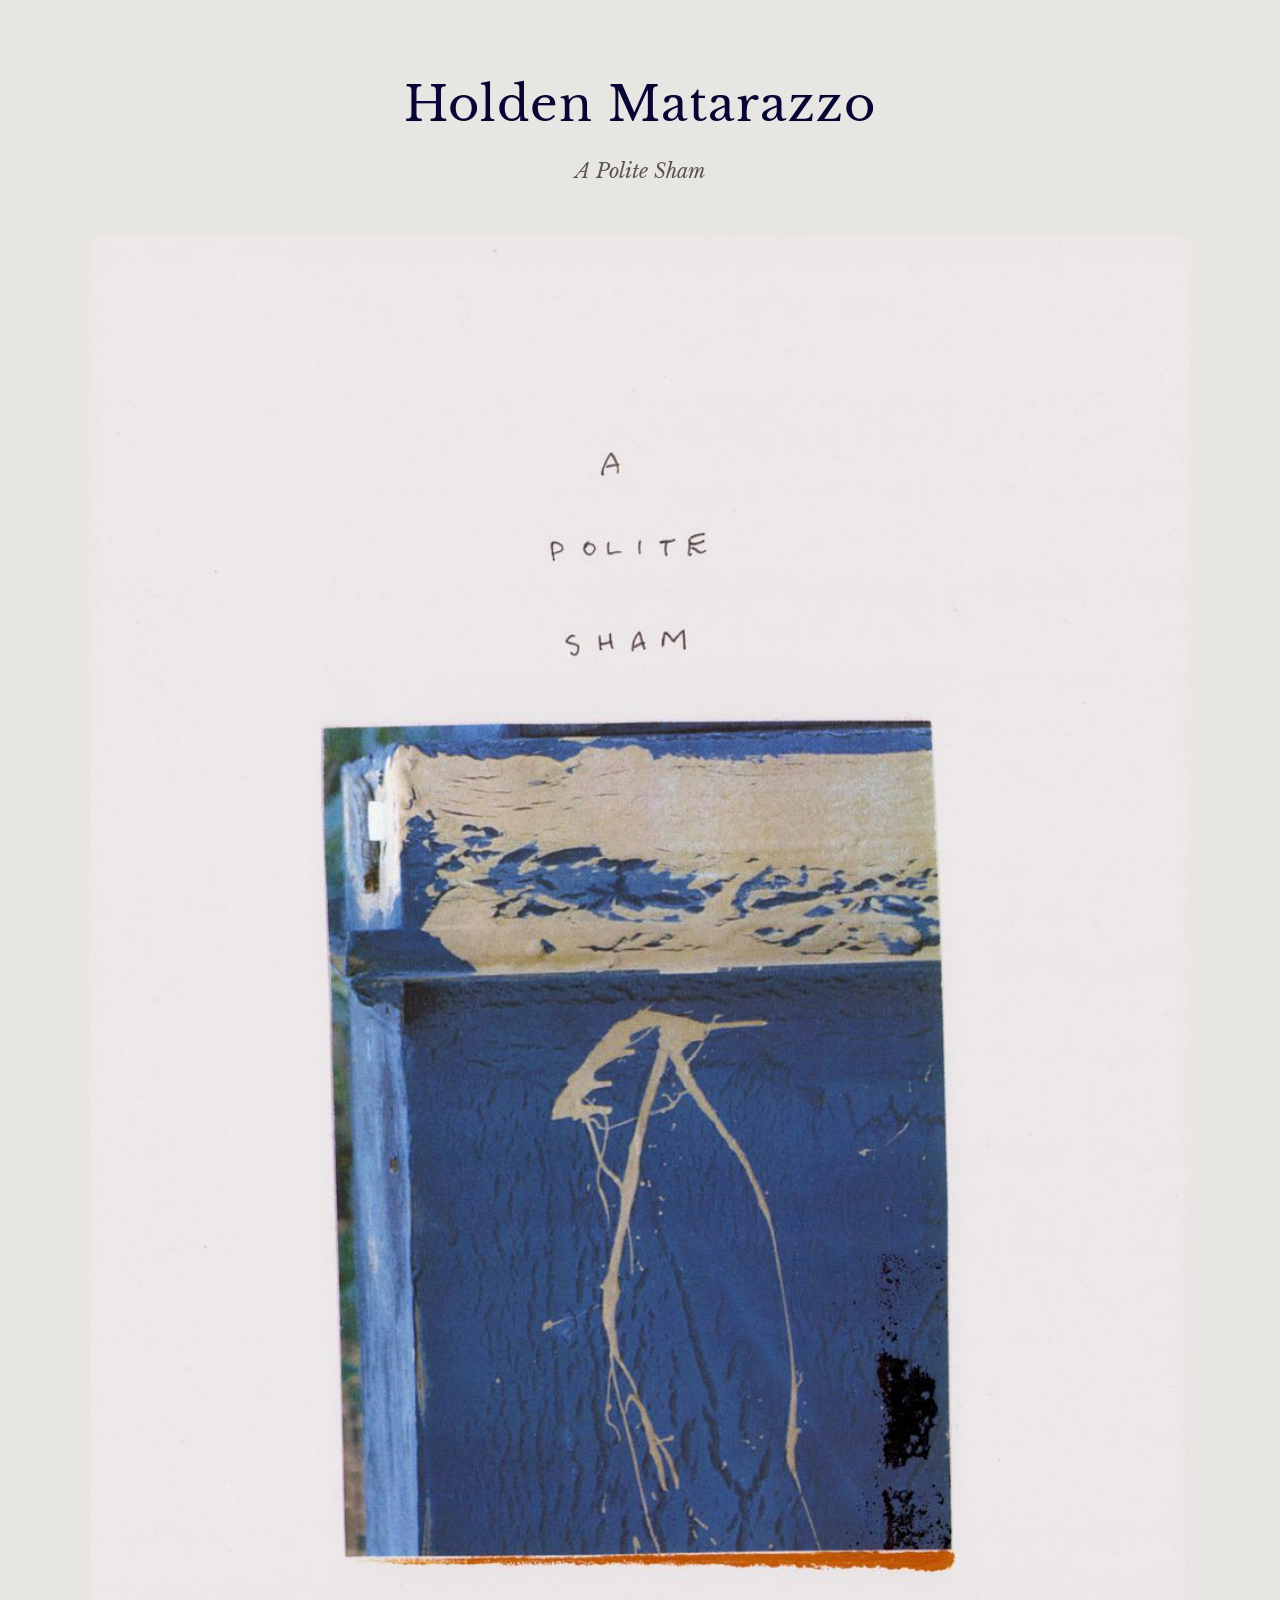
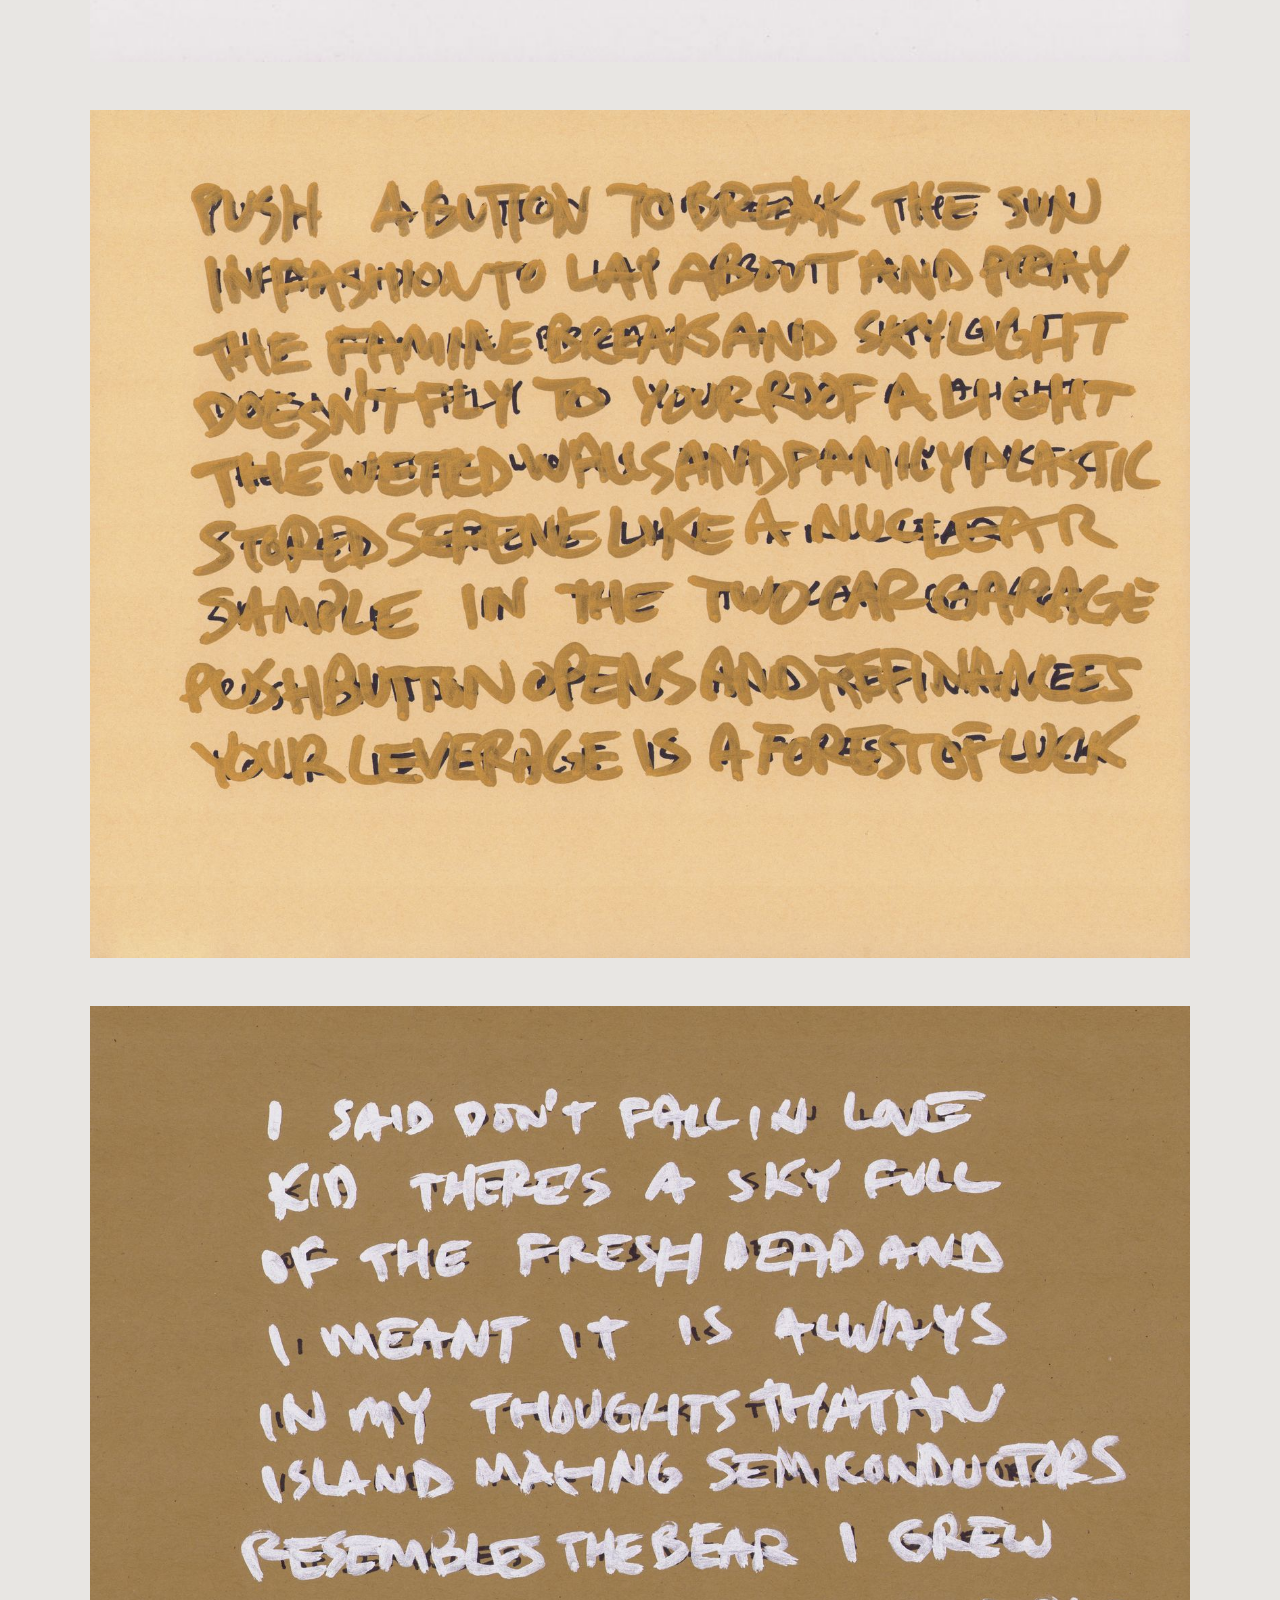
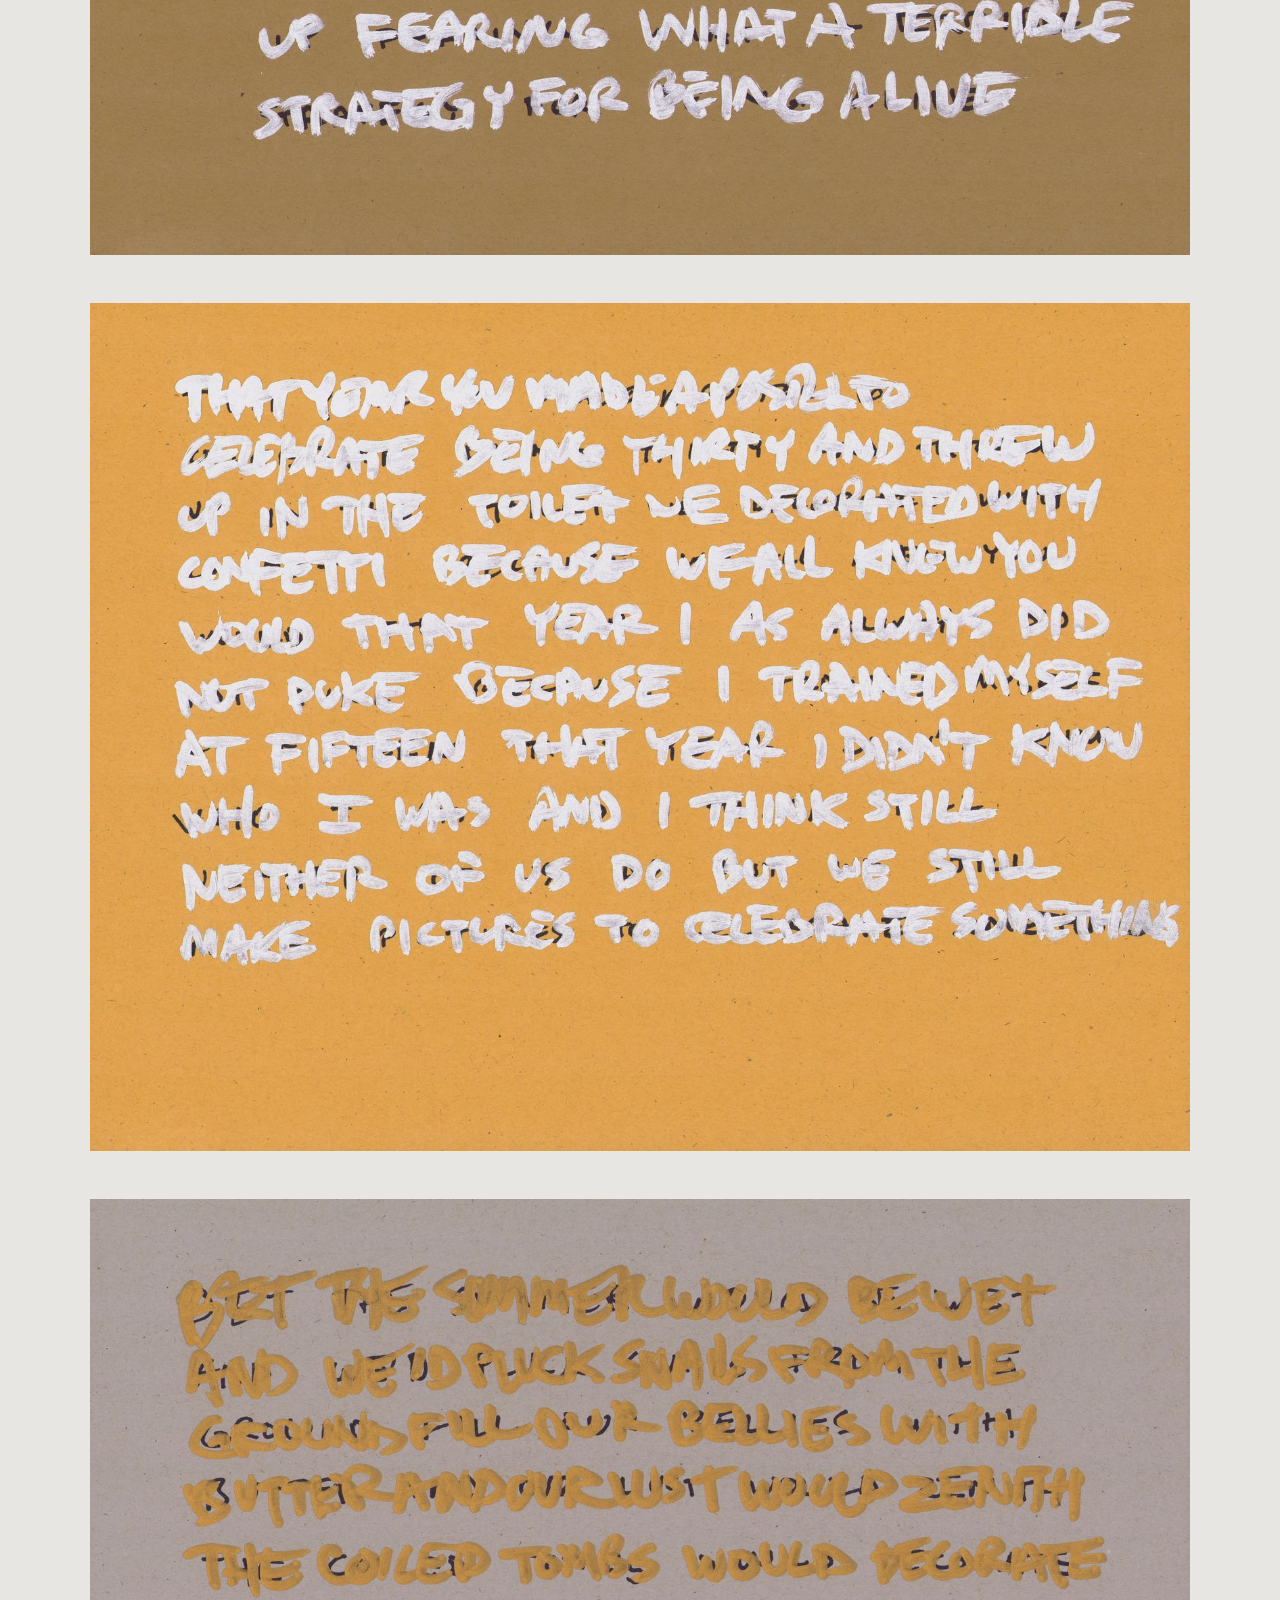
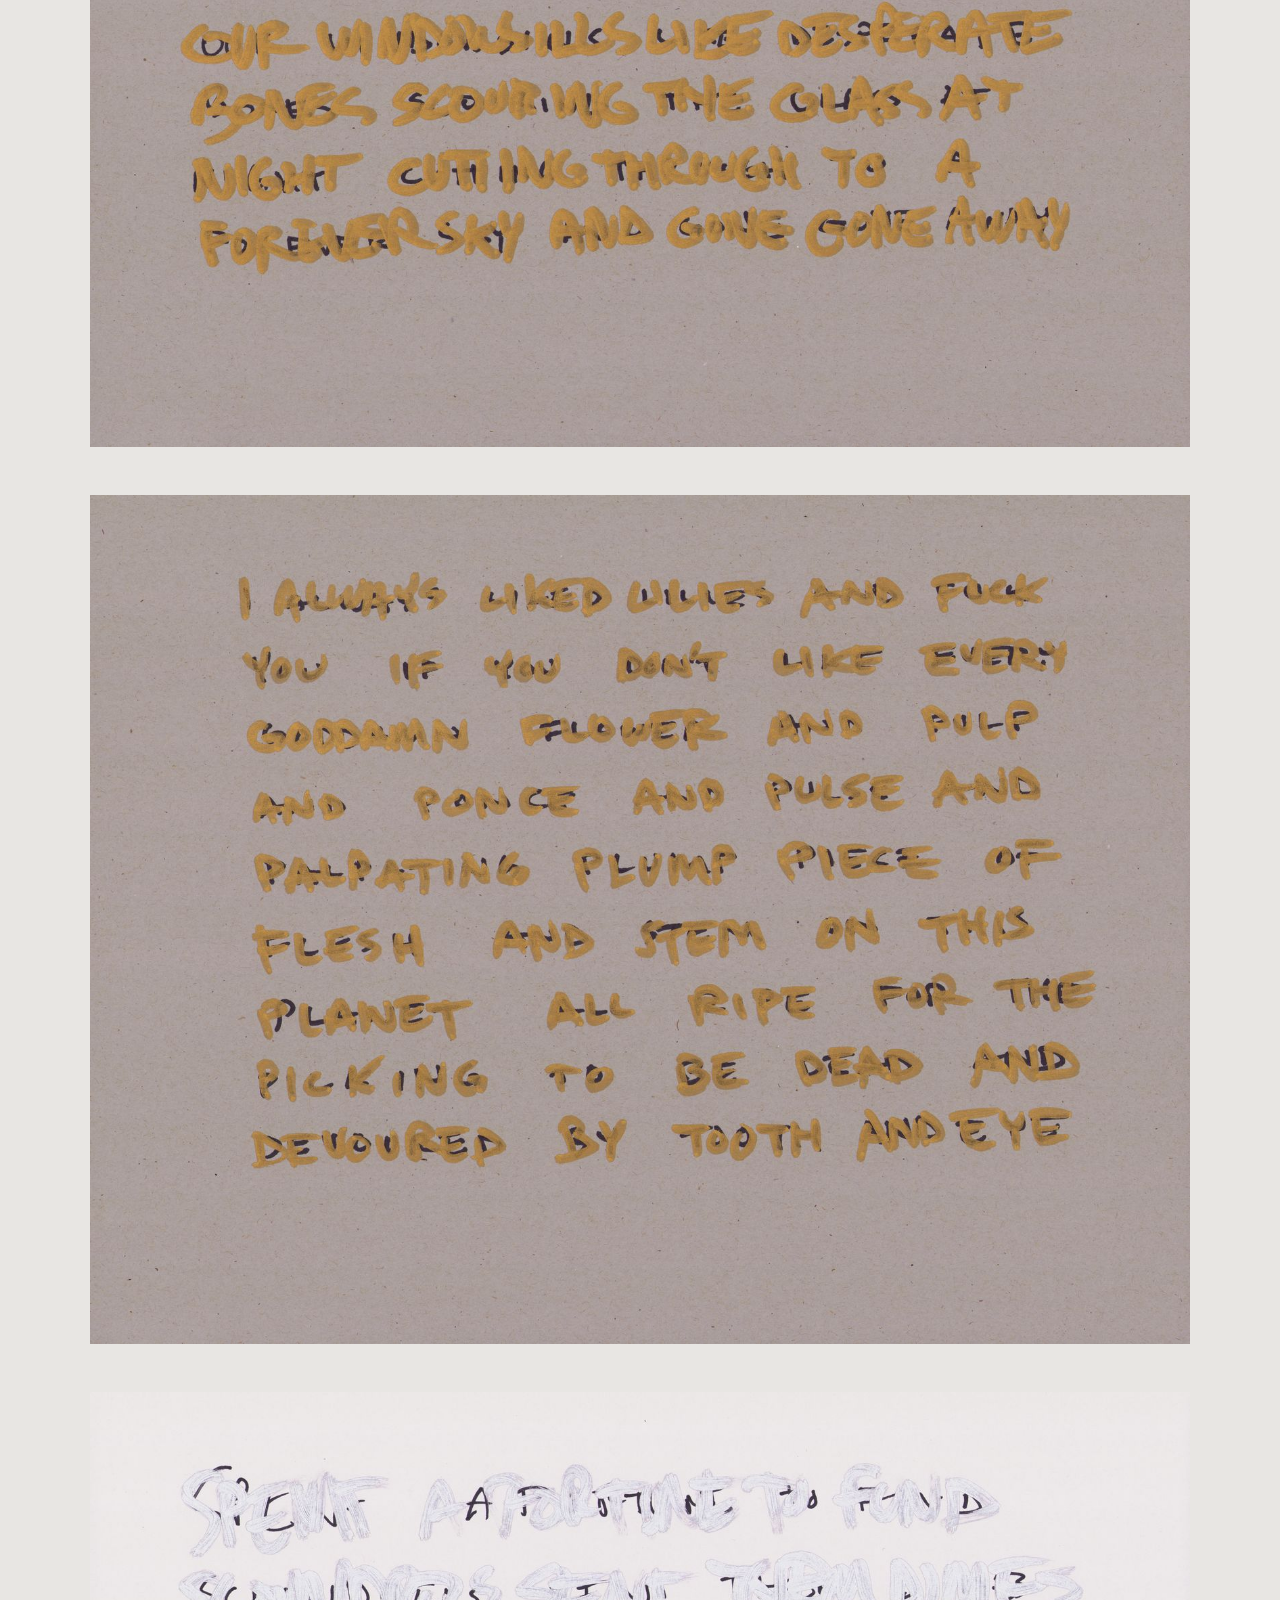
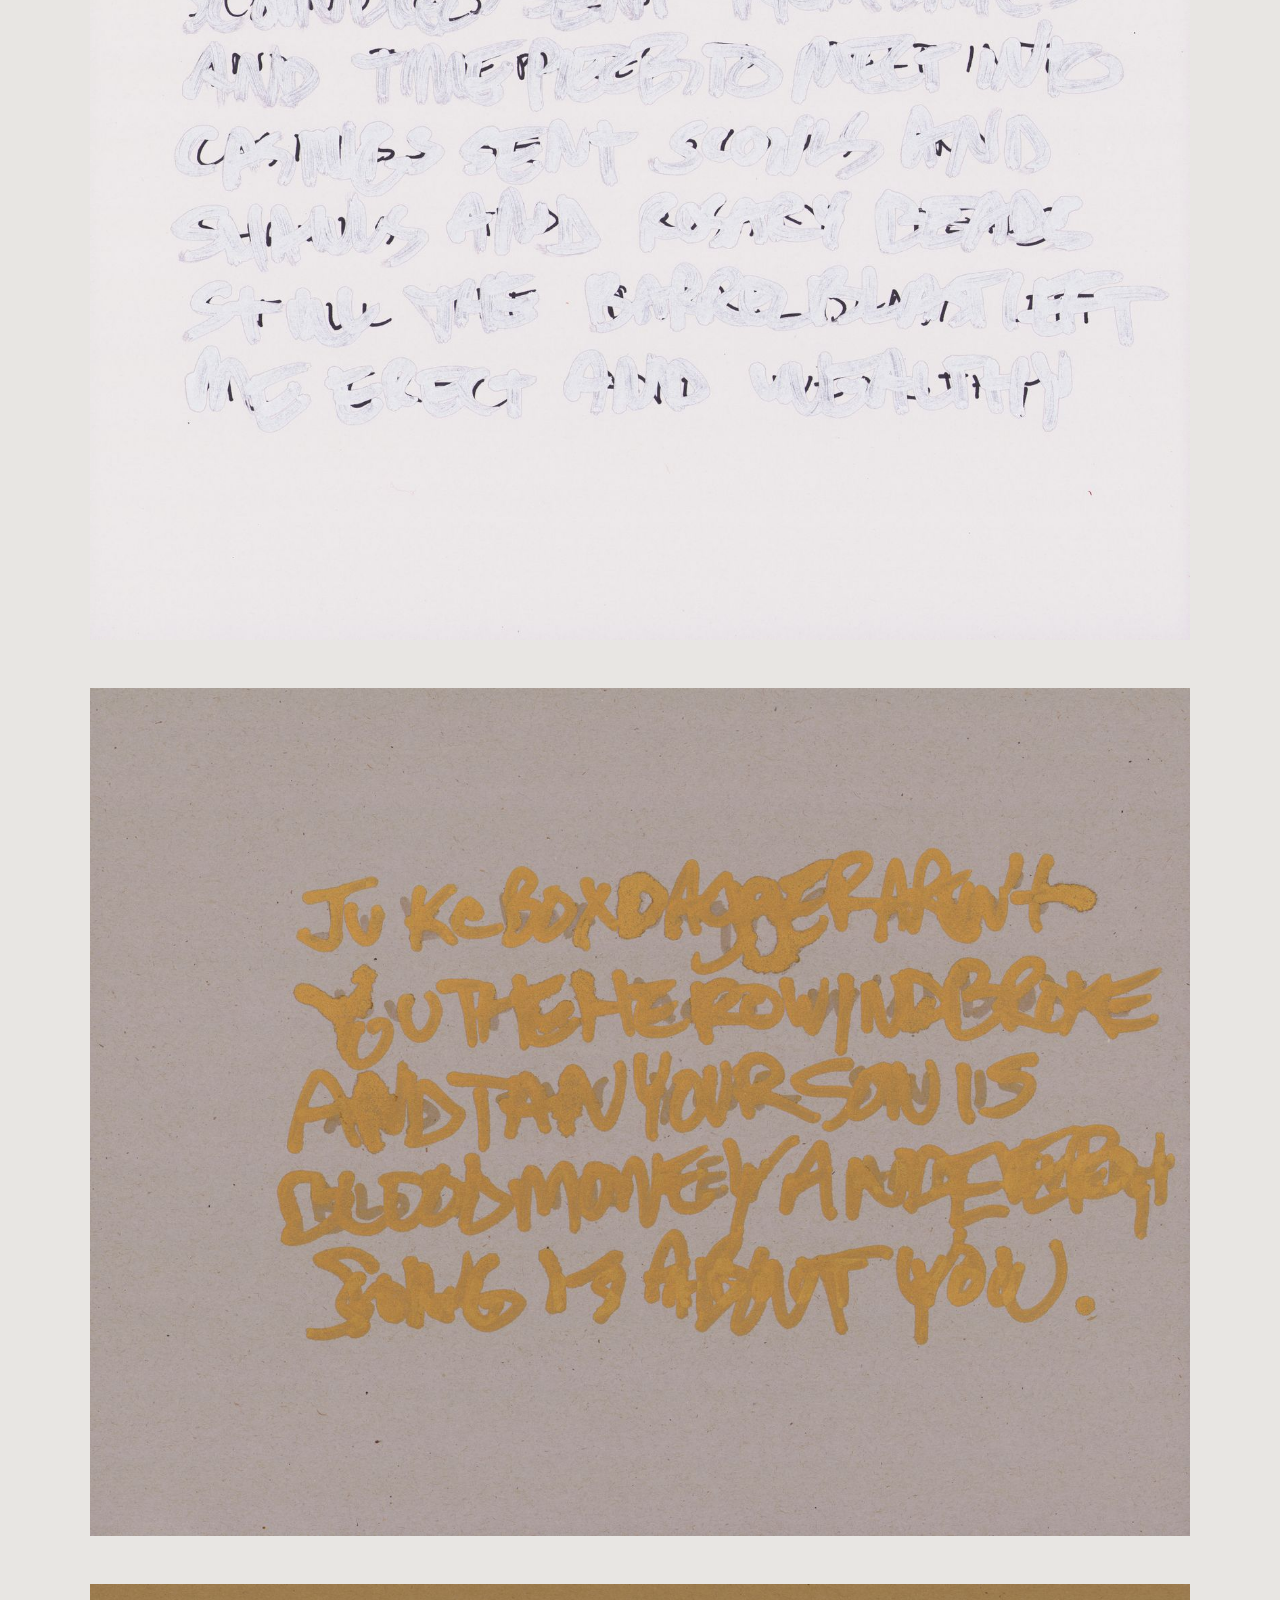
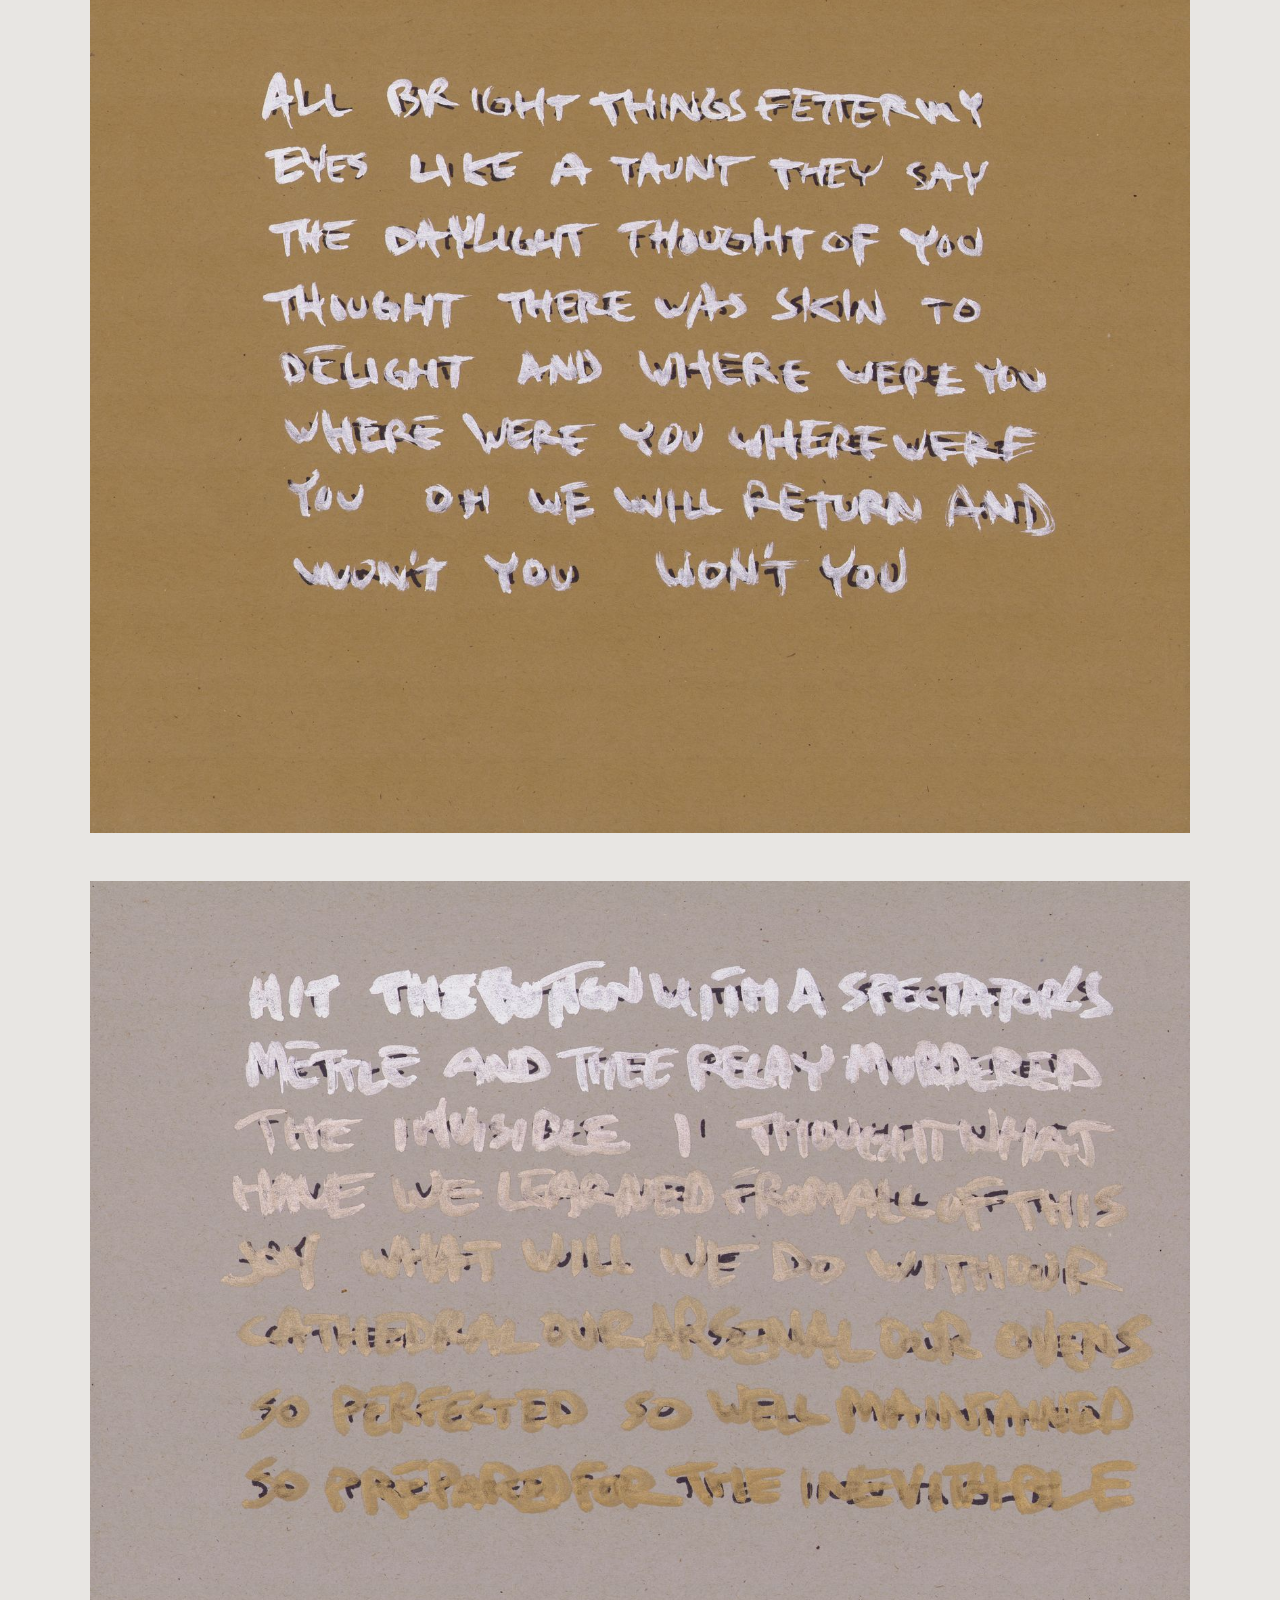
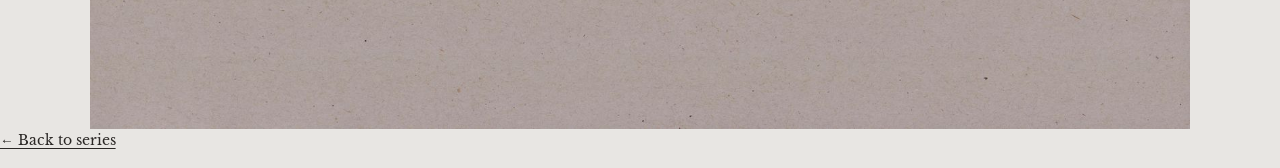
<file: docs/series/a-polite-sham.html>
<!DOCTYPE html>
<html lang="en">
<head>
  <meta charset="utf-8">
  <meta name="viewport" content="width=device-width, initial-scale=1">
  <title>A Polite Sham — Holden Matarazzo</title>
  <meta name="description" content="A Polite Sham — Works by Holden Matarazzo">
  <link rel="stylesheet" href="../css/main.css">
  <link rel="icon" type="image/png" href="../Media/favicon.png">
</head>

<body>
  <div class="site-wrapper">
    
    <header class="site-header">
      <a href="../index.html"><h1>Holden Matarazzo</h1></a>
      <h2>A Polite Sham</h2>
    </header>

    <main class="gallery">
      <figure class="gallery-item"><a href="#img1"><img src="../artwork/a-polite-sham/POLITESHAM1.jpg" alt="A Polite Sham" loading="lazy"></a></figure>
      <figure class="gallery-item"><a href="#img2"><img src="../artwork/a-polite-sham/POLITESHAM2.jpg" alt="A Polite Sham" loading="lazy"></a></figure>
      <figure class="gallery-item"><a href="#img3"><img src="../artwork/a-polite-sham/POLITESHAM3.jpg" alt="A Polite Sham" loading="lazy"></a></figure>
      <figure class="gallery-item"><a href="#img4"><img src="../artwork/a-polite-sham/POLITESHAM4.jpg" alt="A Polite Sham" loading="lazy"></a></figure>
      <figure class="gallery-item"><a href="#img5"><img src="../artwork/a-polite-sham/POLITESHAM5.jpg" alt="A Polite Sham" loading="lazy"></a></figure>
      <figure class="gallery-item"><a href="#img6"><img src="../artwork/a-polite-sham/POLITESHAM6.jpg" alt="A Polite Sham" loading="lazy"></a></figure>
      <figure class="gallery-item"><a href="#img7"><img src="../artwork/a-polite-sham/POLITESHAM7.jpg" alt="A Polite Sham" loading="lazy"></a></figure>
      <figure class="gallery-item"><a href="#img8"><img src="../artwork/a-polite-sham/POLITESHAM8.jpg" alt="A Polite Sham" loading="lazy"></a></figure>
      <figure class="gallery-item"><a href="#img9"><img src="../artwork/a-polite-sham/POLITESHAM9.jpg" alt="A Polite Sham" loading="lazy"></a></figure>
      <figure class="gallery-item"><a href="#img10"><img src="../artwork/a-polite-sham/POLITESHAM10.jpg" alt="A Polite Sham" loading="lazy"></a></figure>
    </main>

    <footer class="site-footer">
      <p class="text-muted text-small"><a href="../index.html">← Back to series</a></p>
    </footer>

  </div>

  <!-- Lightboxes -->
  <div class="lightbox" id="img1">
    <a href="#" class="lightbox-close">×</a>
    <a href="#img10" class="lightbox-nav prev">‹</a>
    <div class="lightbox-inner">
      <img src="../artwork/a-polite-sham/POLITESHAM1.jpg" alt="A Polite Sham">
      <div class="lightbox-controls">
        <a href="../artwork/a-polite-sham/POLITESHAM1.jpg" download class="lightbox-btn">Download</a>
        <a href="../artwork/a-polite-sham/POLITESHAM1.jpg" target="_blank" class="lightbox-btn">Full Size</a>
        <span class="lightbox-counter">1 / 10</span>
      </div>
    </div>
    <a href="#img2" class="lightbox-nav next">›</a>
  </div>

  <div class="lightbox" id="img2">
    <a href="#" class="lightbox-close">×</a>
    <a href="#img1" class="lightbox-nav prev">‹</a>
    <div class="lightbox-inner">
      <img src="../artwork/a-polite-sham/POLITESHAM2.jpg" alt="A Polite Sham">
      <div class="lightbox-controls">
        <a href="../artwork/a-polite-sham/POLITESHAM2.jpg" download class="lightbox-btn">Download</a>
        <a href="../artwork/a-polite-sham/POLITESHAM2.jpg" target="_blank" class="lightbox-btn">Full Size</a>
        <span class="lightbox-counter">2 / 10</span>
      </div>
    </div>
    <a href="#img3" class="lightbox-nav next">›</a>
  </div>

  <div class="lightbox" id="img3">
    <a href="#" class="lightbox-close">×</a>
    <a href="#img2" class="lightbox-nav prev">‹</a>
    <div class="lightbox-inner">
      <img src="../artwork/a-polite-sham/POLITESHAM3.jpg" alt="A Polite Sham">
      <div class="lightbox-controls">
        <a href="../artwork/a-polite-sham/POLITESHAM3.jpg" download class="lightbox-btn">Download</a>
        <a href="../artwork/a-polite-sham/POLITESHAM3.jpg" target="_blank" class="lightbox-btn">Full Size</a>
        <span class="lightbox-counter">3 / 10</span>
      </div>
    </div>
    <a href="#img4" class="lightbox-nav next">›</a>
  </div>

  <div class="lightbox" id="img4">
    <a href="#" class="lightbox-close">×</a>
    <a href="#img3" class="lightbox-nav prev">‹</a>
    <div class="lightbox-inner">
      <img src="../artwork/a-polite-sham/POLITESHAM4.jpg" alt="A Polite Sham">
      <div class="lightbox-controls">
        <a href="../artwork/a-polite-sham/POLITESHAM4.jpg" download class="lightbox-btn">Download</a>
        <a href="../artwork/a-polite-sham/POLITESHAM4.jpg" target="_blank" class="lightbox-btn">Full Size</a>
        <span class="lightbox-counter">4 / 10</span>
      </div>
    </div>
    <a href="#img5" class="lightbox-nav next">›</a>
  </div>

  <div class="lightbox" id="img5">
    <a href="#" class="lightbox-close">×</a>
    <a href="#img4" class="lightbox-nav prev">‹</a>
    <div class="lightbox-inner">
      <img src="../artwork/a-polite-sham/POLITESHAM5.jpg" alt="A Polite Sham">
      <div class="lightbox-controls">
        <a href="../artwork/a-polite-sham/POLITESHAM5.jpg" download class="lightbox-btn">Download</a>
        <a href="../artwork/a-polite-sham/POLITESHAM5.jpg" target="_blank" class="lightbox-btn">Full Size</a>
        <span class="lightbox-counter">5 / 10</span>
      </div>
    </div>
    <a href="#img6" class="lightbox-nav next">›</a>
  </div>

  <div class="lightbox" id="img6">
    <a href="#" class="lightbox-close">×</a>
    <a href="#img5" class="lightbox-nav prev">‹</a>
    <div class="lightbox-inner">
      <img src="../artwork/a-polite-sham/POLITESHAM6.jpg" alt="A Polite Sham">
      <div class="lightbox-controls">
        <a href="../artwork/a-polite-sham/POLITESHAM6.jpg" download class="lightbox-btn">Download</a>
        <a href="../artwork/a-polite-sham/POLITESHAM6.jpg" target="_blank" class="lightbox-btn">Full Size</a>
        <span class="lightbox-counter">6 / 10</span>
      </div>
    </div>
    <a href="#img7" class="lightbox-nav next">›</a>
  </div>

  <div class="lightbox" id="img7">
    <a href="#" class="lightbox-close">×</a>
    <a href="#img6" class="lightbox-nav prev">‹</a>
    <div class="lightbox-inner">
      <img src="../artwork/a-polite-sham/POLITESHAM7.jpg" alt="A Polite Sham">
      <div class="lightbox-controls">
        <a href="../artwork/a-polite-sham/POLITESHAM7.jpg" download class="lightbox-btn">Download</a>
        <a href="../artwork/a-polite-sham/POLITESHAM7.jpg" target="_blank" class="lightbox-btn">Full Size</a>
        <span class="lightbox-counter">7 / 10</span>
      </div>
    </div>
    <a href="#img8" class="lightbox-nav next">›</a>
  </div>

  <div class="lightbox" id="img8">
    <a href="#" class="lightbox-close">×</a>
    <a href="#img7" class="lightbox-nav prev">‹</a>
    <div class="lightbox-inner">
      <img src="../artwork/a-polite-sham/POLITESHAM8.jpg" alt="A Polite Sham">
      <div class="lightbox-controls">
        <a href="../artwork/a-polite-sham/POLITESHAM8.jpg" download class="lightbox-btn">Download</a>
        <a href="../artwork/a-polite-sham/POLITESHAM8.jpg" target="_blank" class="lightbox-btn">Full Size</a>
        <span class="lightbox-counter">8 / 10</span>
      </div>
    </div>
    <a href="#img9" class="lightbox-nav next">›</a>
  </div>

  <div class="lightbox" id="img9">
    <a href="#" class="lightbox-close">×</a>
    <a href="#img8" class="lightbox-nav prev">‹</a>
    <div class="lightbox-inner">
      <img src="../artwork/a-polite-sham/POLITESHAM9.jpg" alt="A Polite Sham">
      <div class="lightbox-controls">
        <a href="../artwork/a-polite-sham/POLITESHAM9.jpg" download class="lightbox-btn">Download</a>
        <a href="../artwork/a-polite-sham/POLITESHAM9.jpg" target="_blank" class="lightbox-btn">Full Size</a>
        <span class="lightbox-counter">9 / 10</span>
      </div>
    </div>
    <a href="#img10" class="lightbox-nav next">›</a>
  </div>

  <div class="lightbox" id="img10">
    <a href="#" class="lightbox-close">×</a>
    <a href="#img9" class="lightbox-nav prev">‹</a>
    <div class="lightbox-inner">
      <img src="../artwork/a-polite-sham/POLITESHAM10.jpg" alt="A Polite Sham">
      <div class="lightbox-controls">
        <a href="../artwork/a-polite-sham/POLITESHAM10.jpg" download class="lightbox-btn">Download</a>
        <a href="../artwork/a-polite-sham/POLITESHAM10.jpg" target="_blank" class="lightbox-btn">Full Size</a>
        <span class="lightbox-counter">10 / 10</span>
      </div>
    </div>
    <a href="#img1" class="lightbox-nav next">›</a>
  </div>

</body>
</html>
</file>
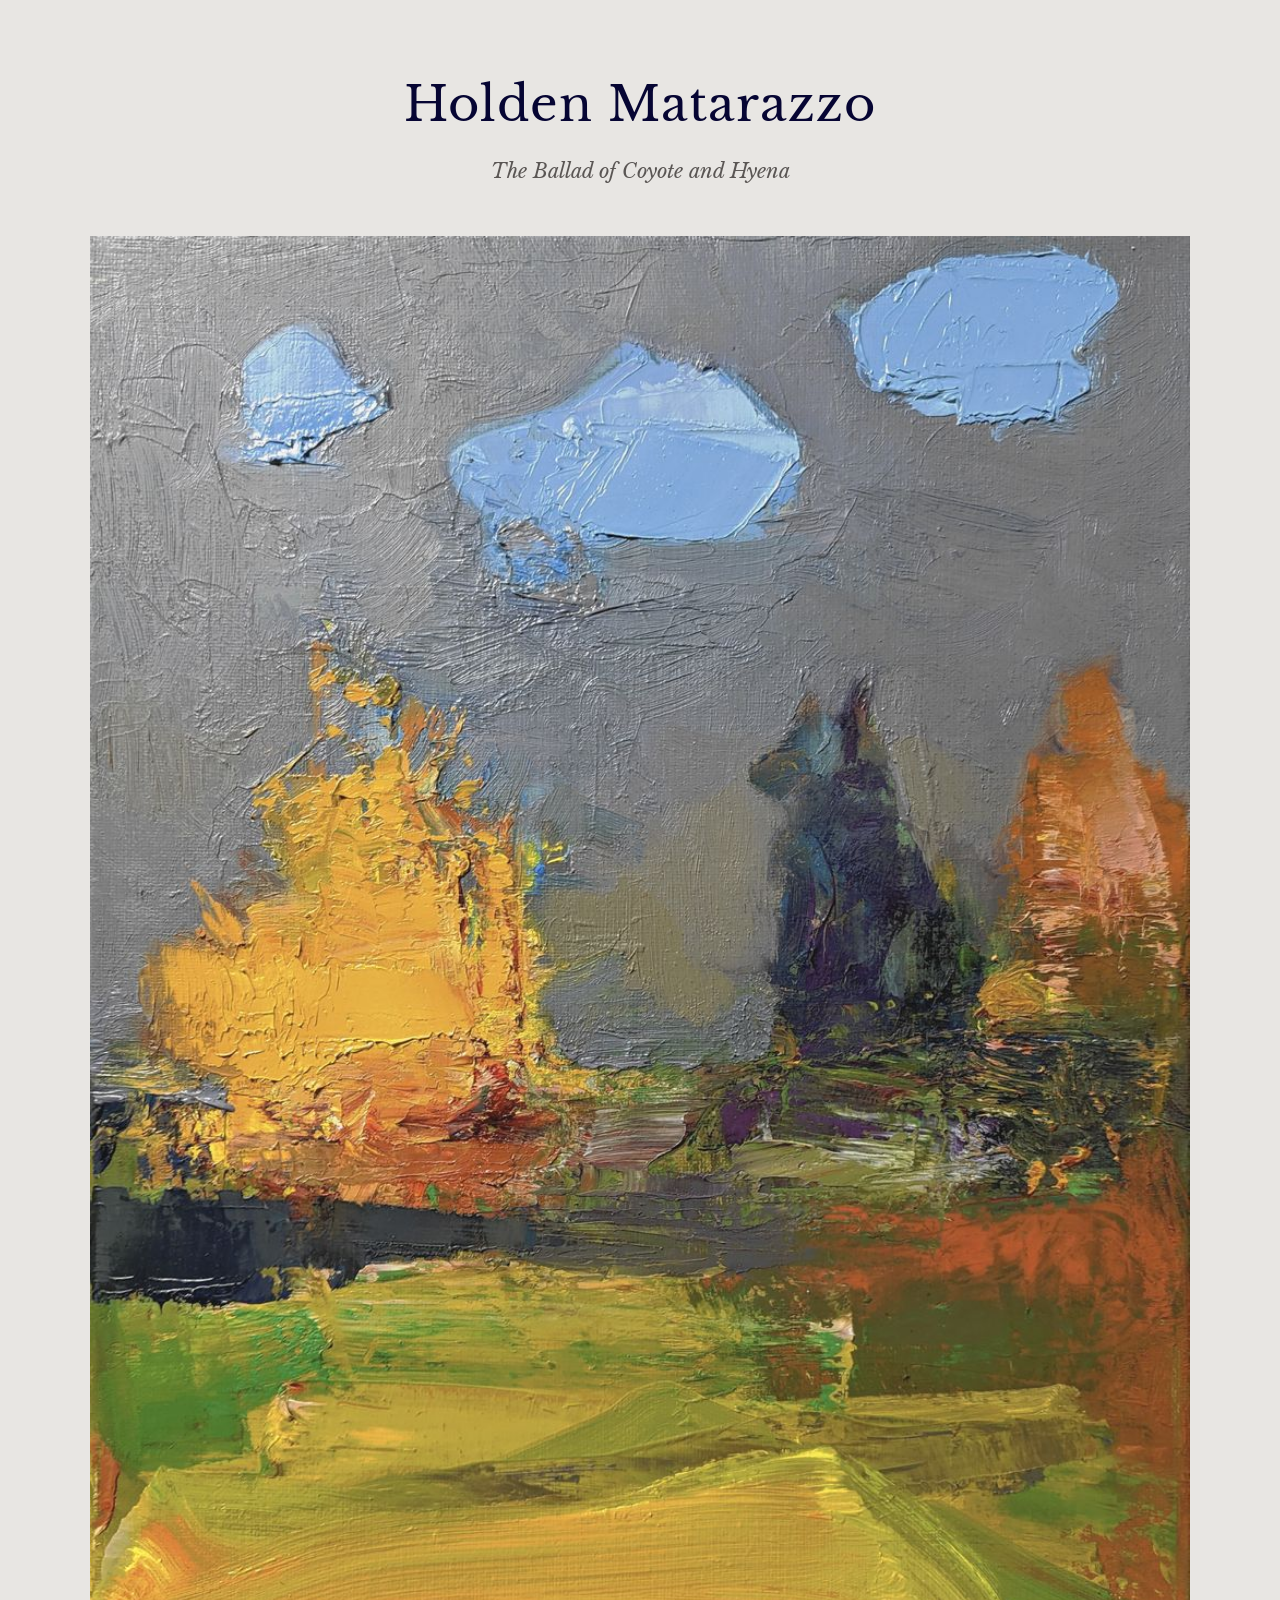
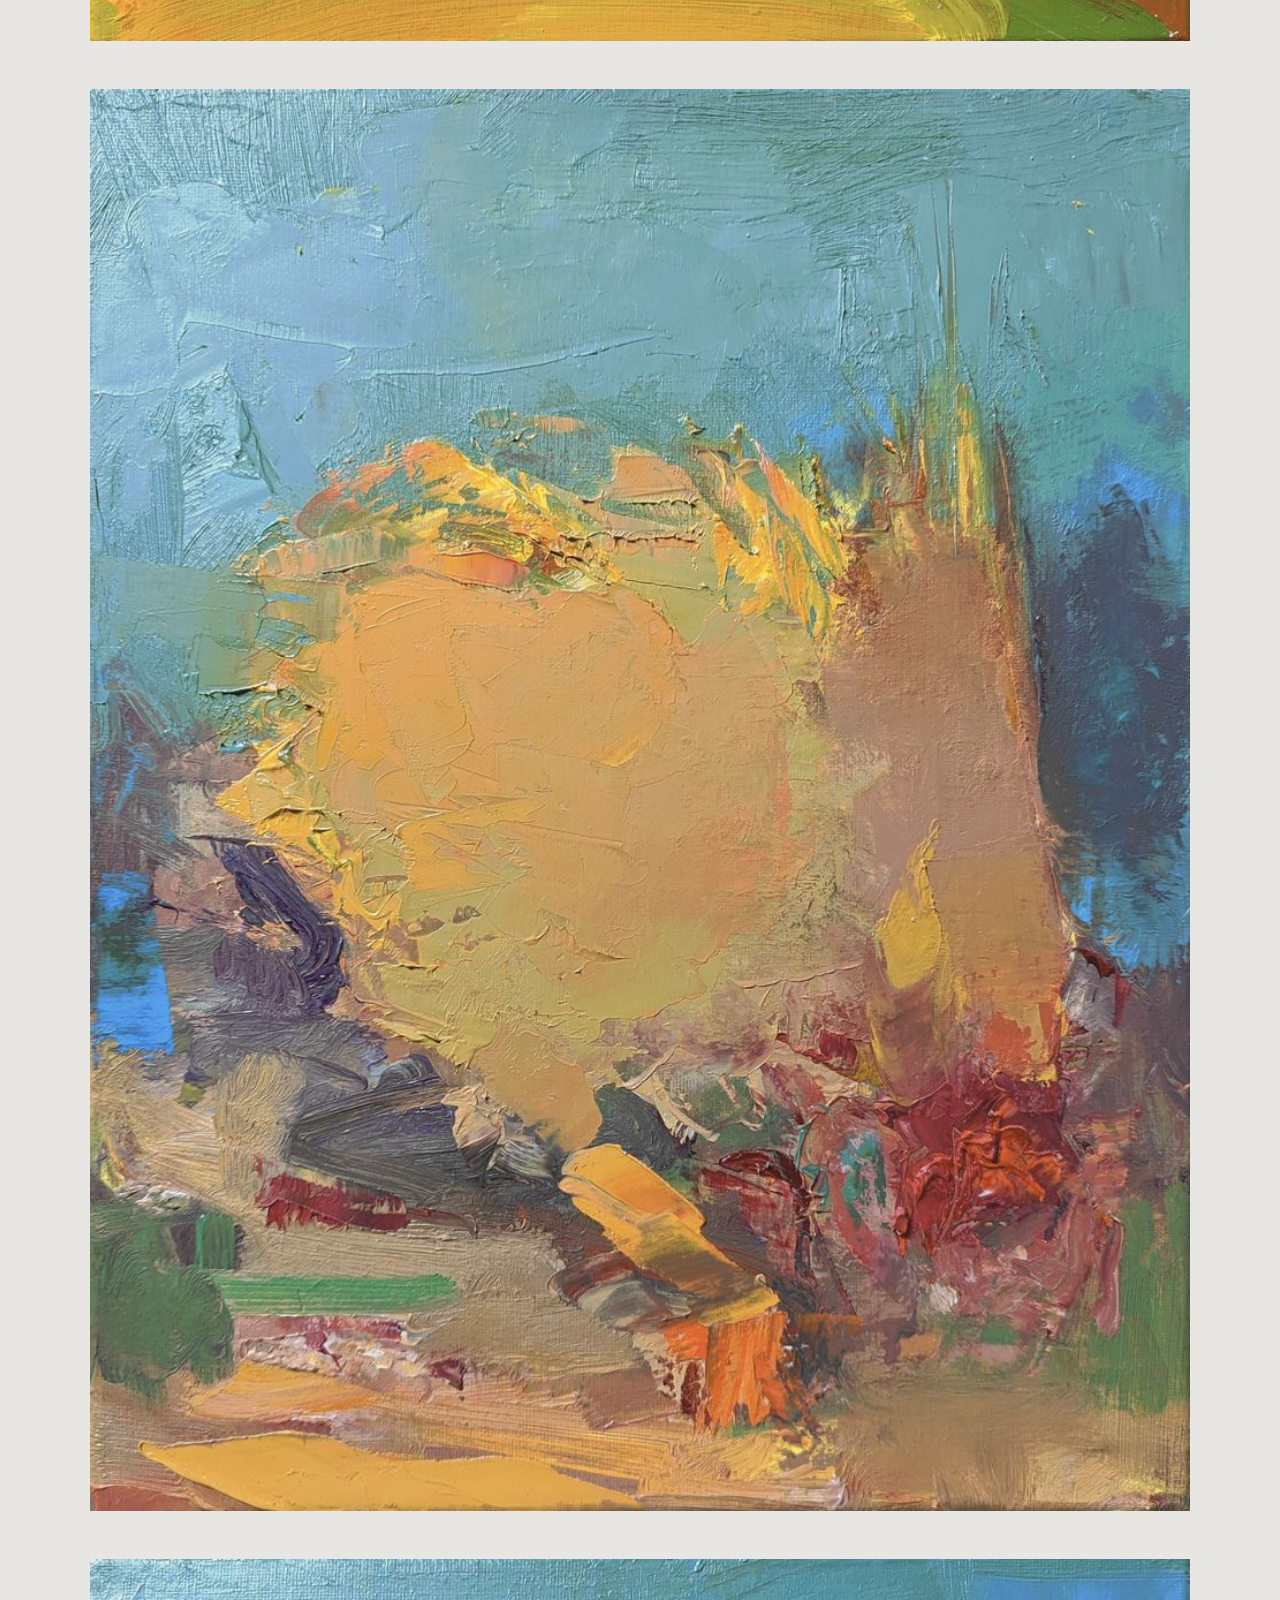
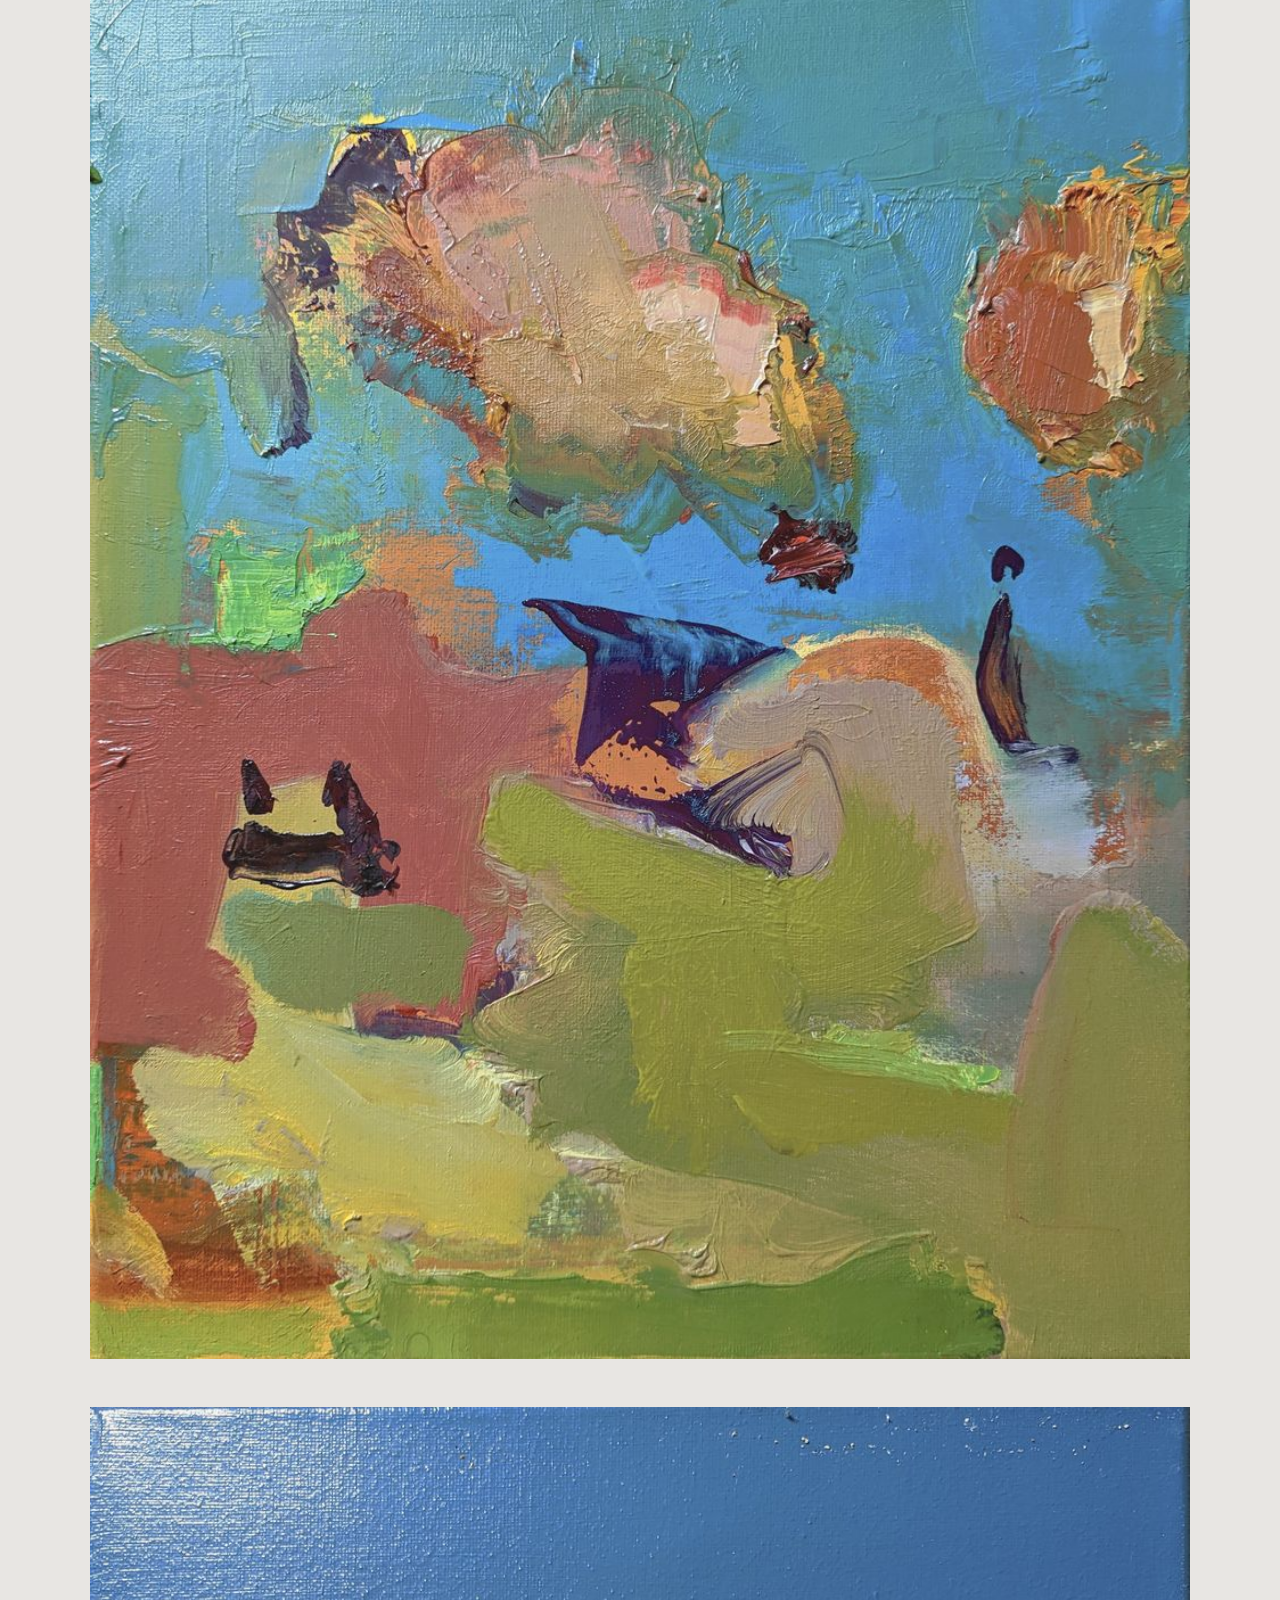
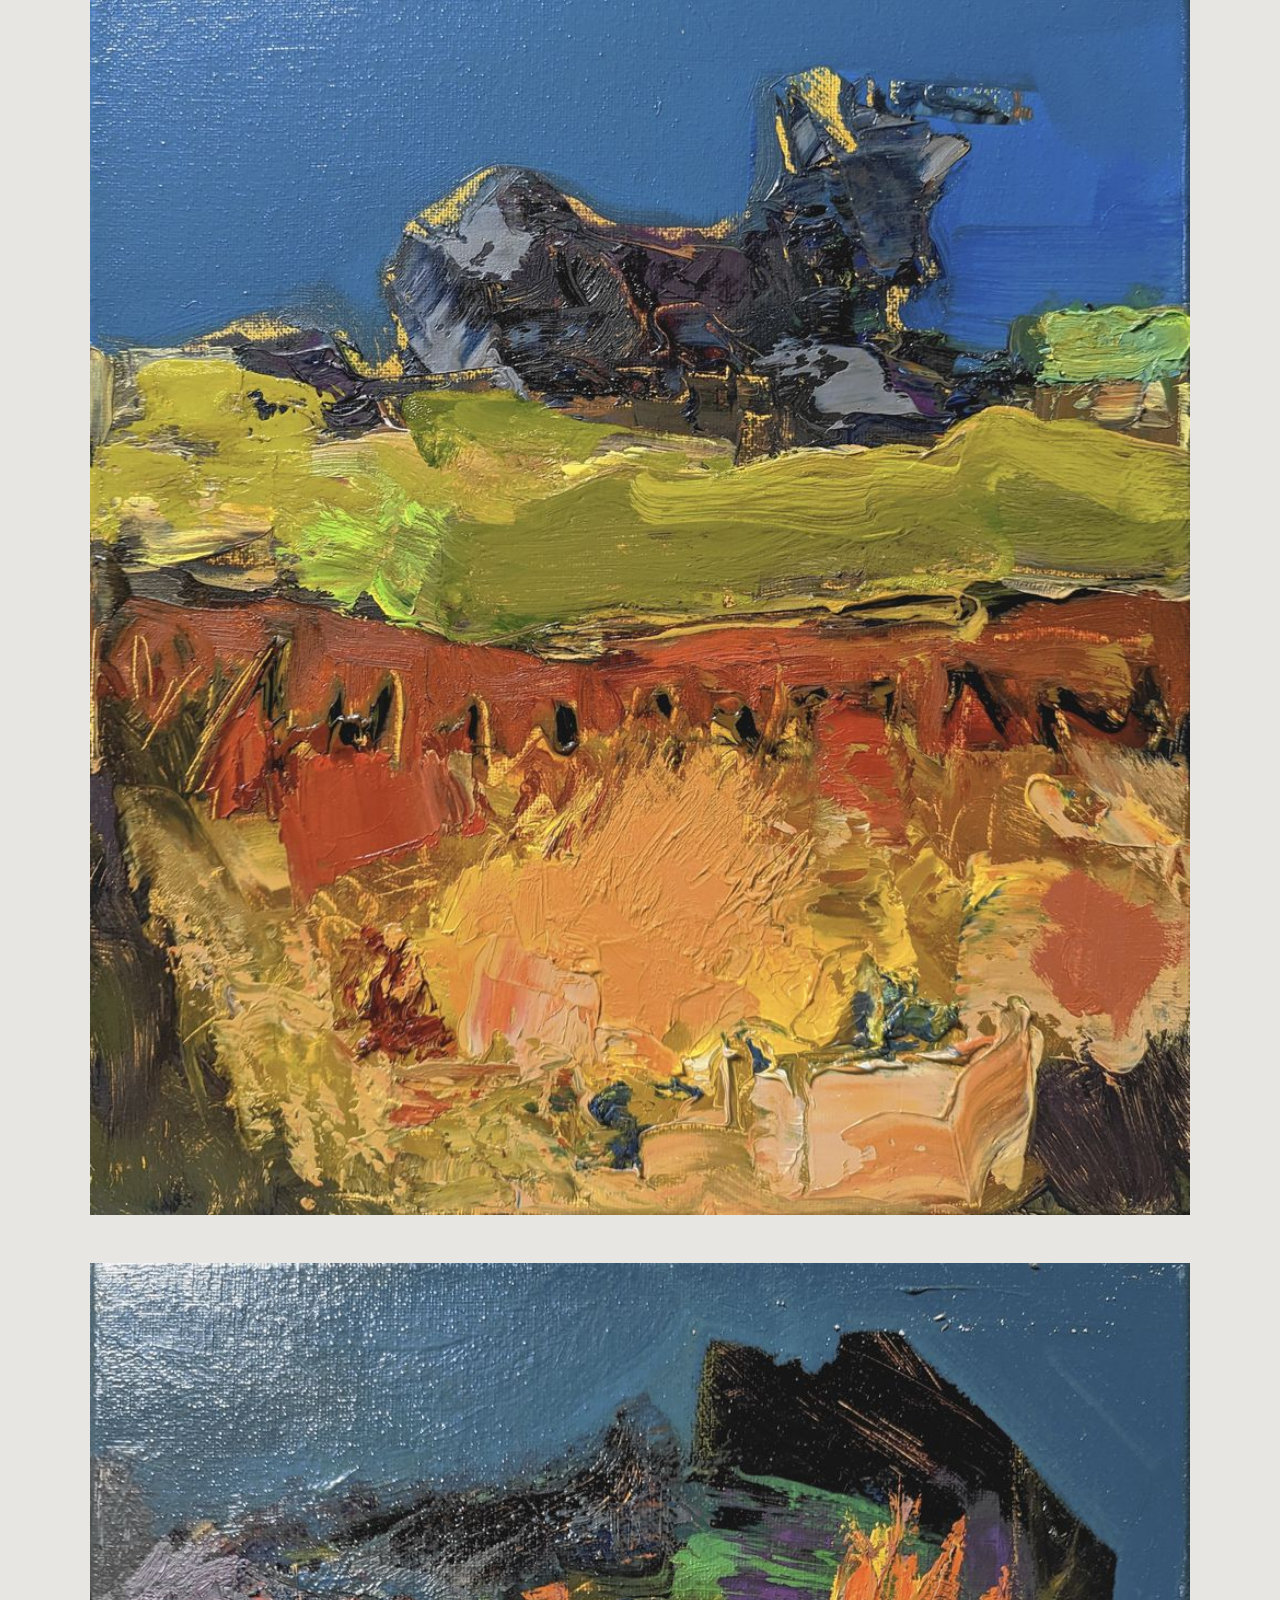
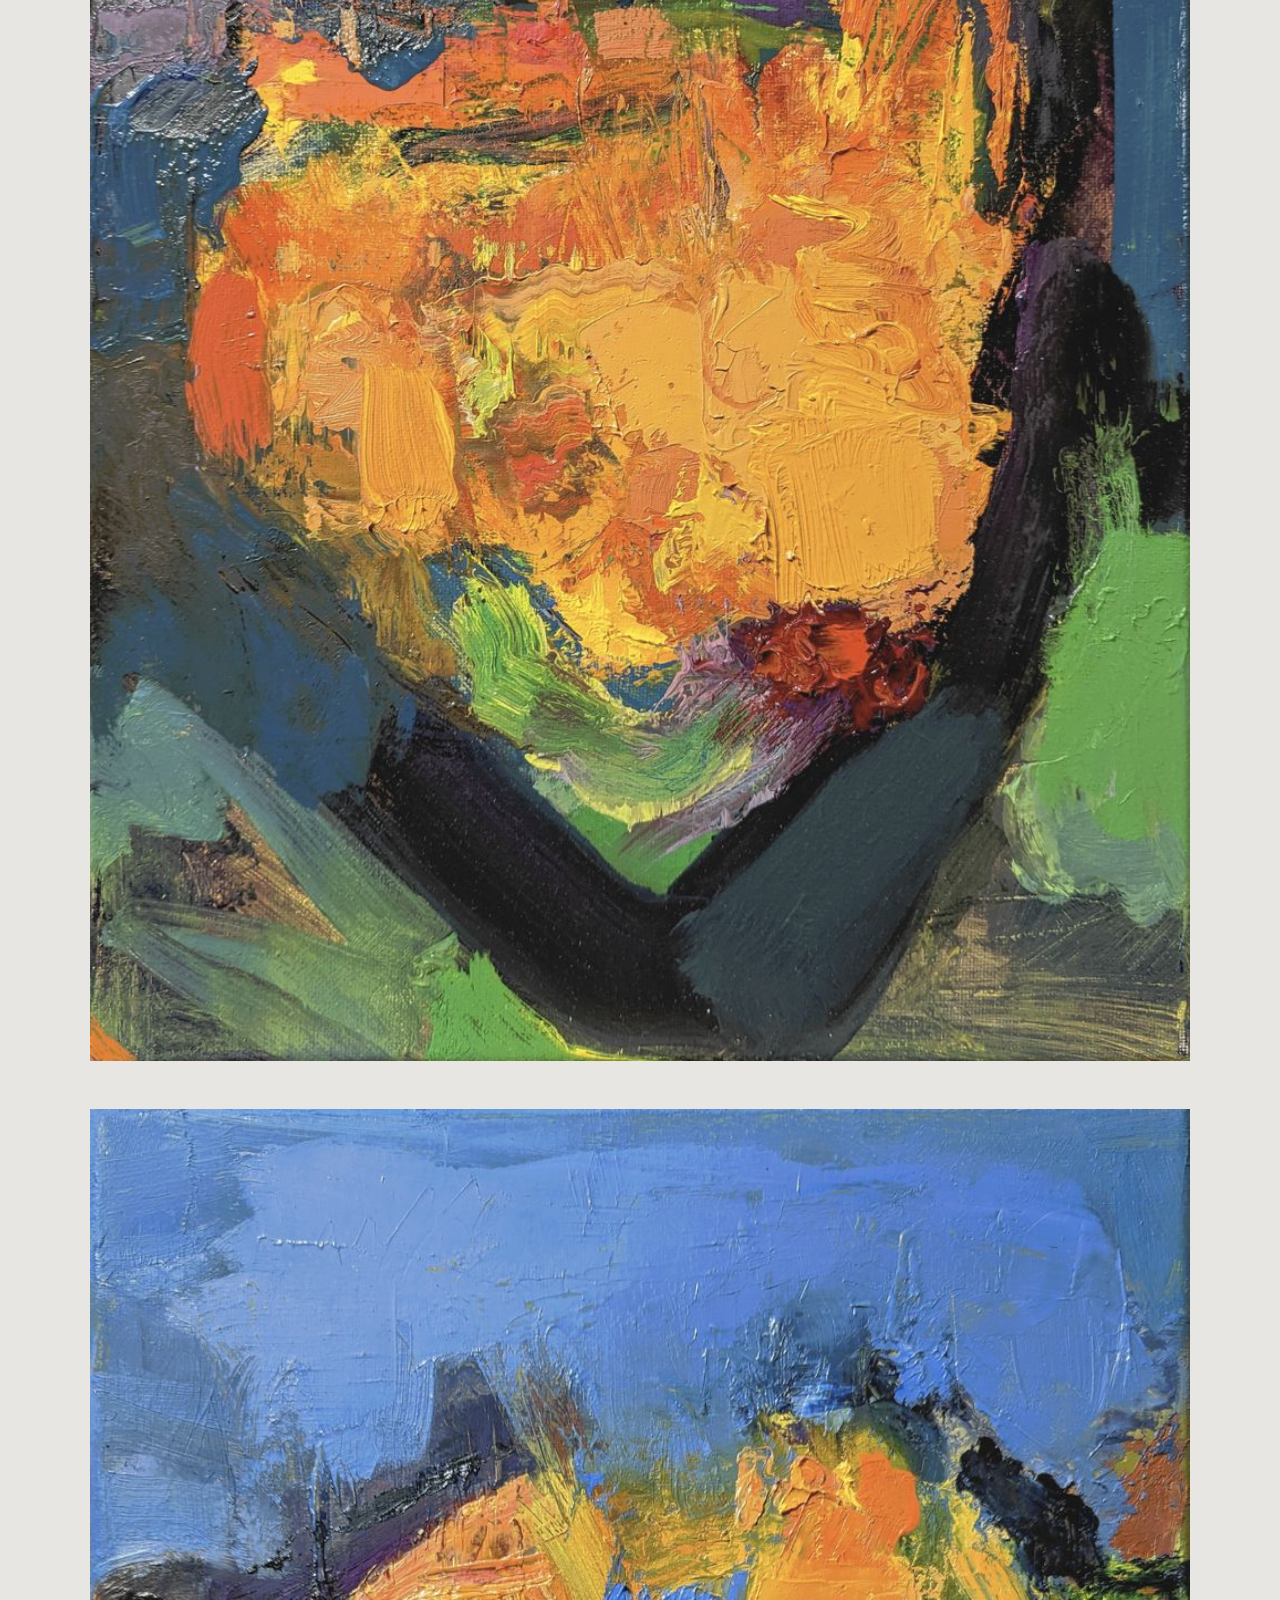
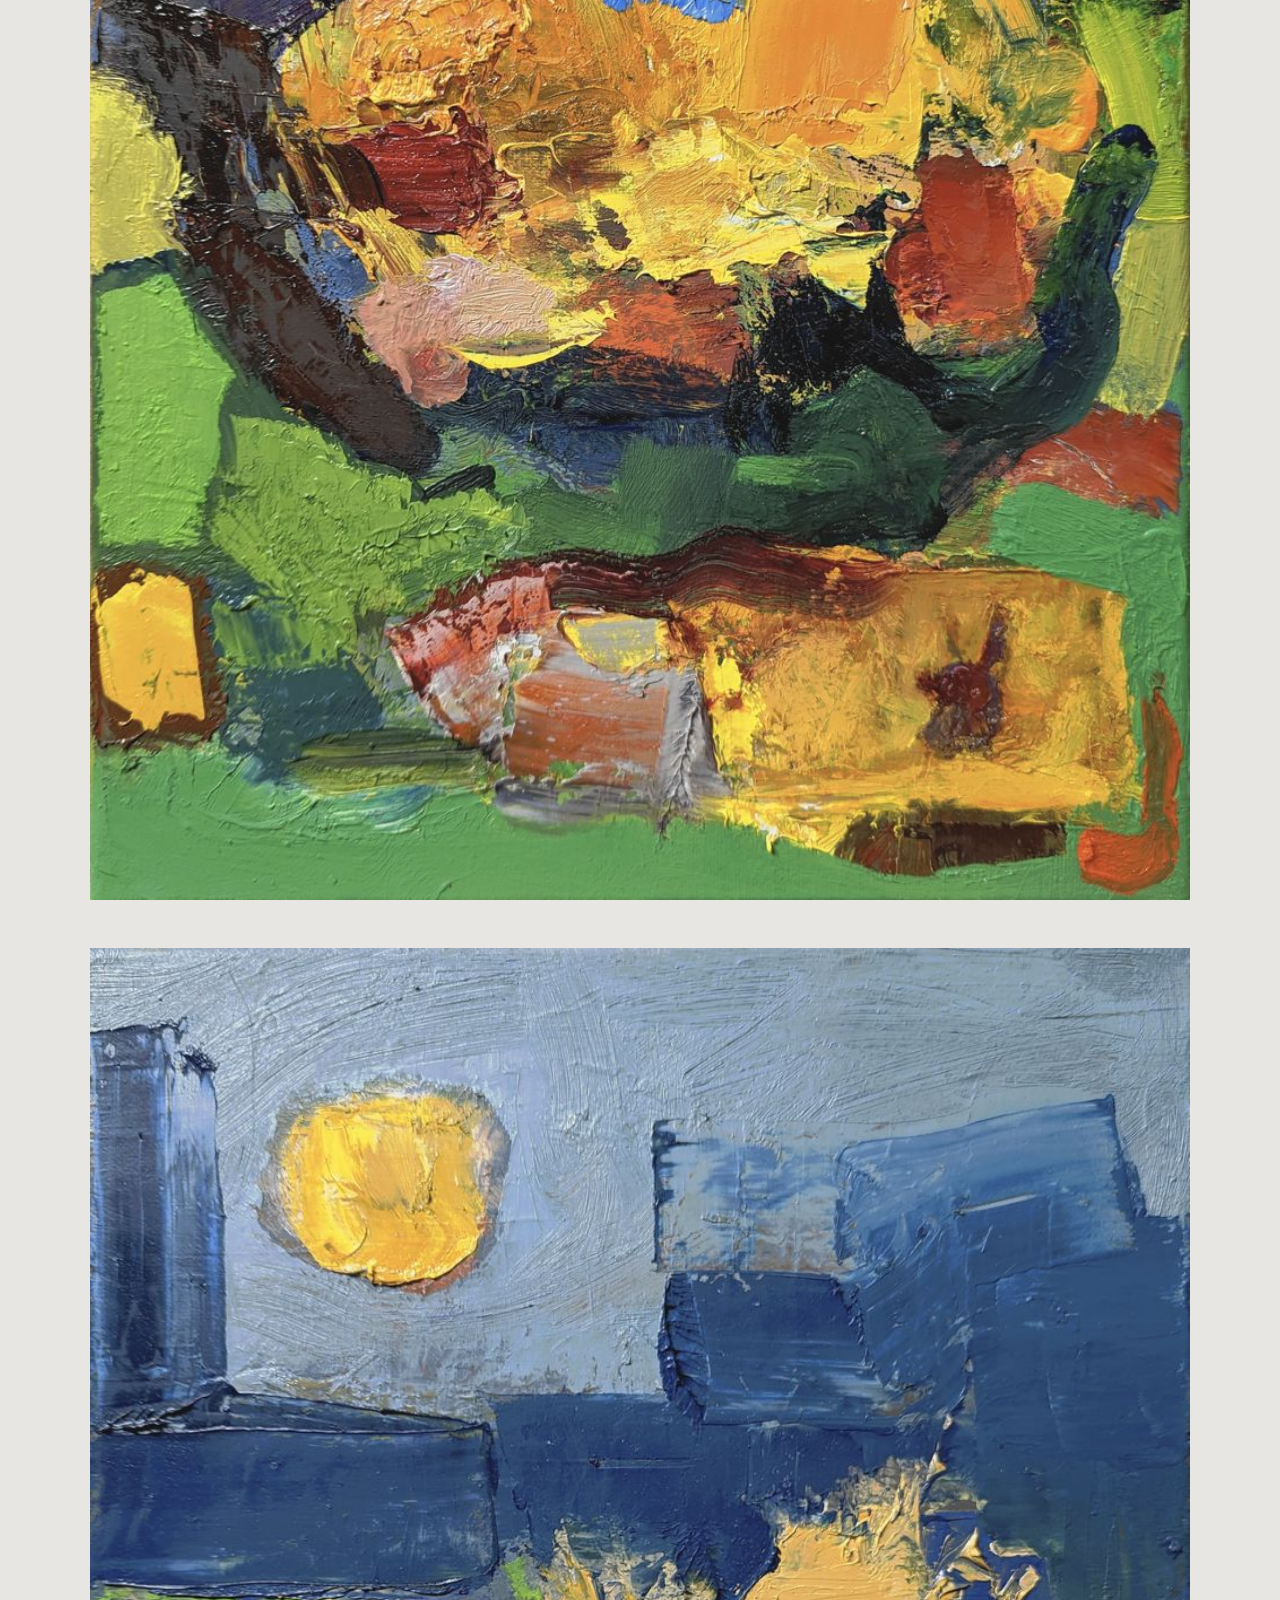
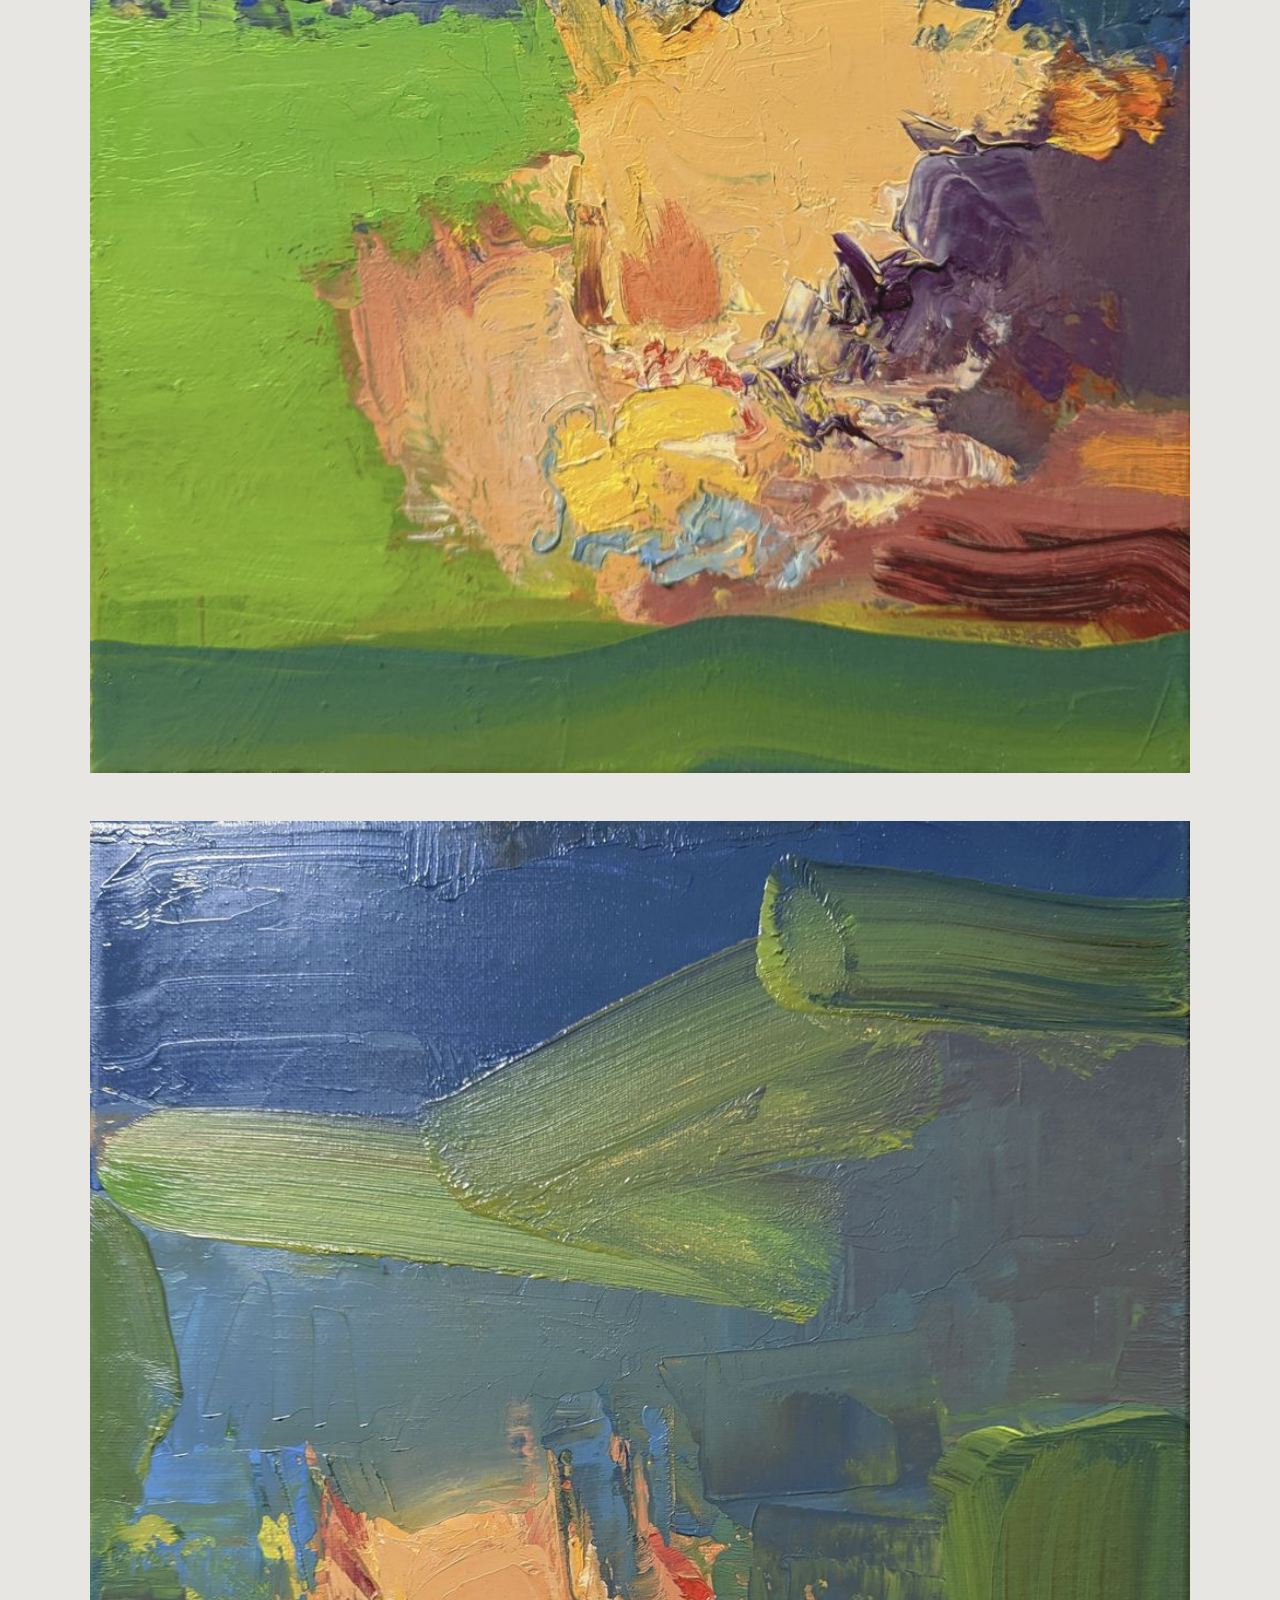
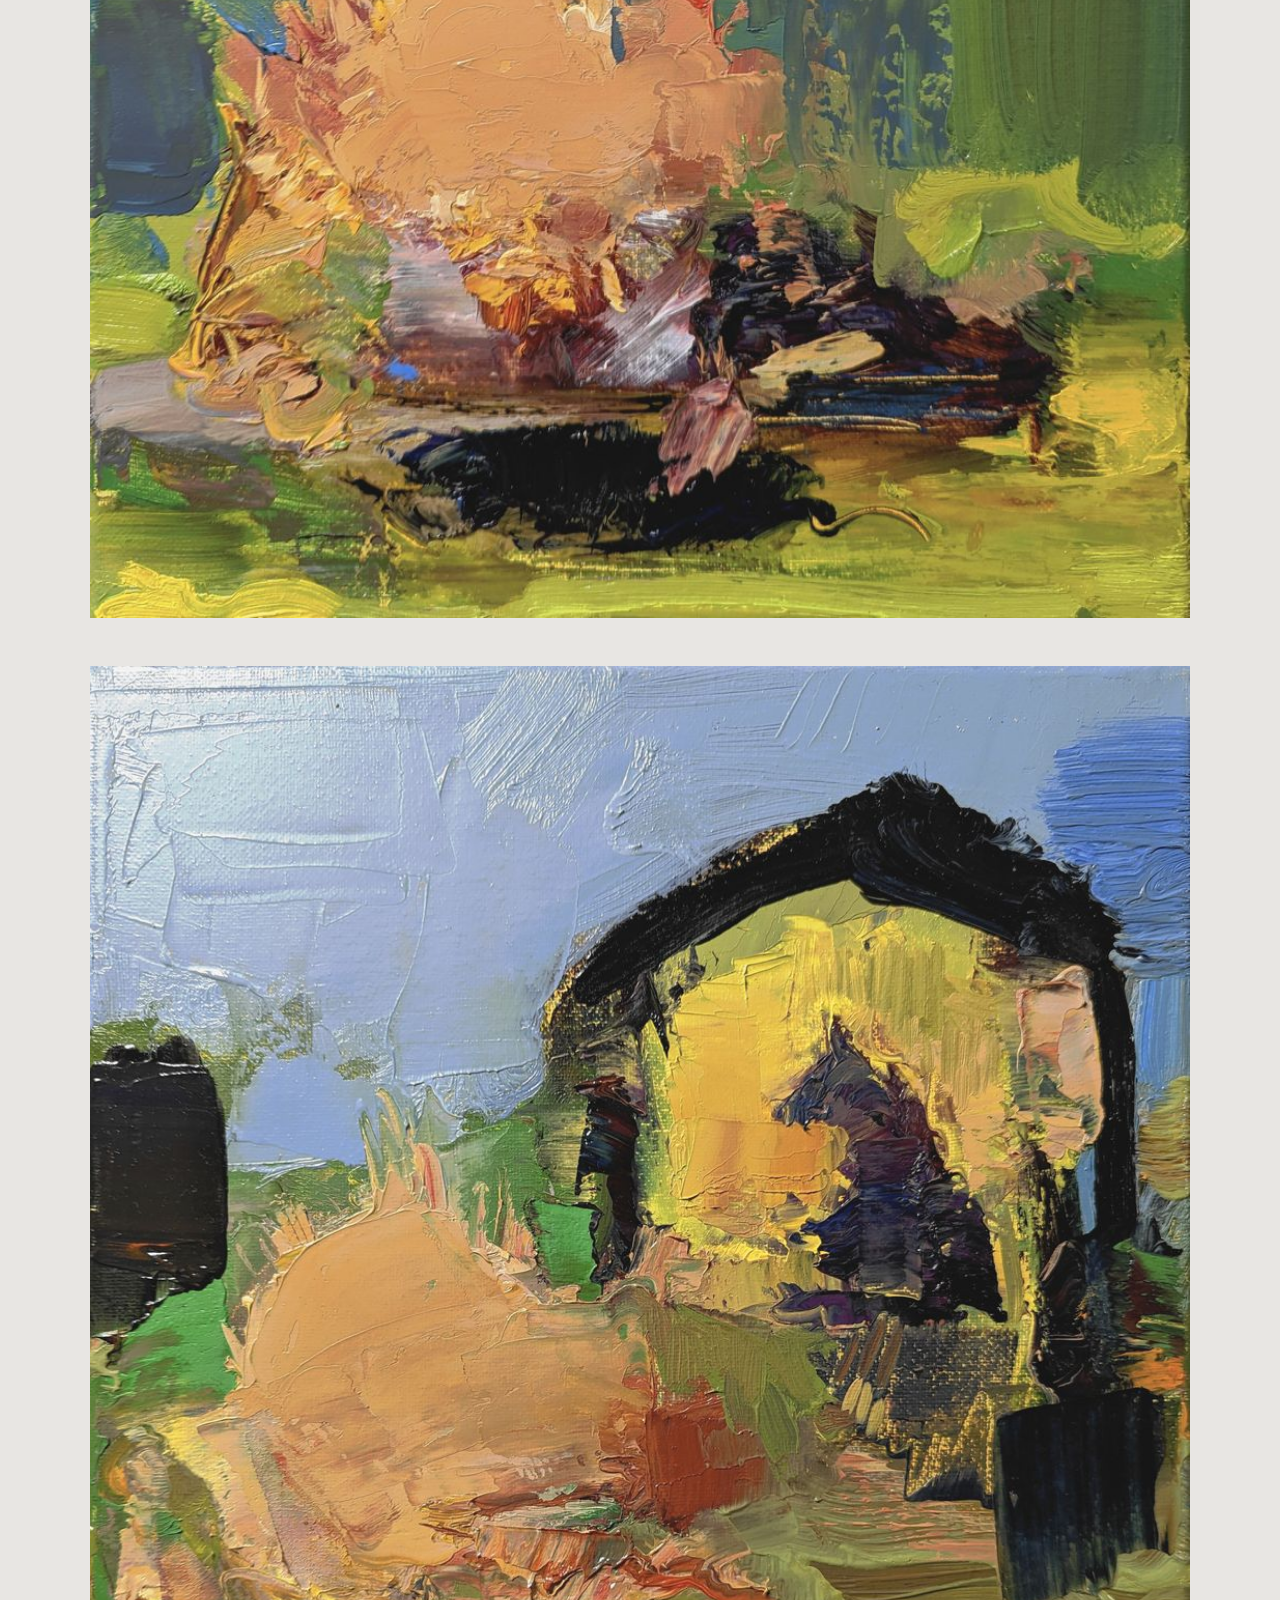
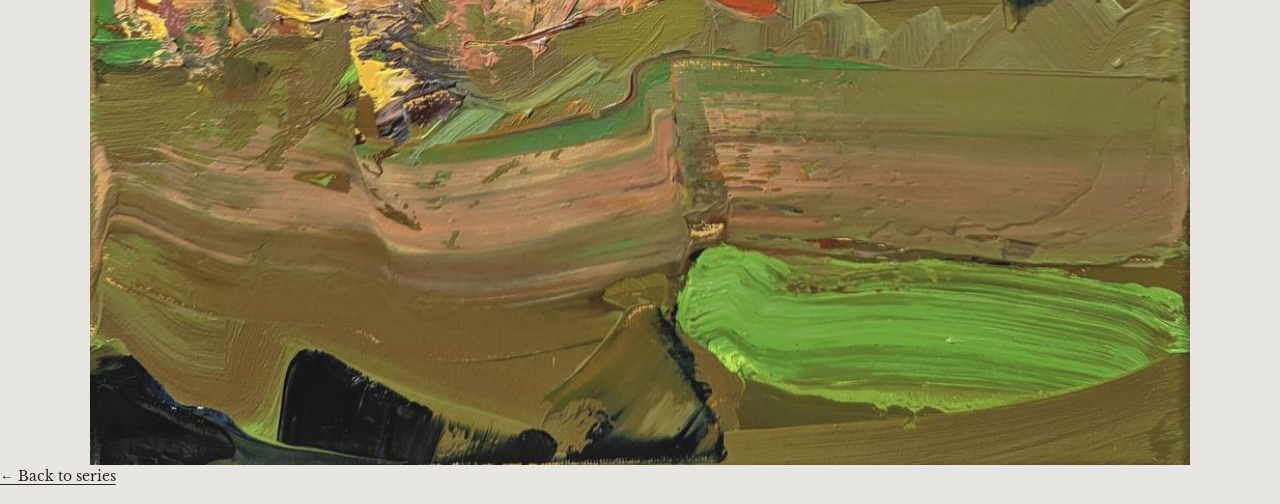
<file: docs/series/ballad-of-coyote-and-hyena.html>
<!DOCTYPE html>
<html lang="en">
<head>
  <meta charset="utf-8">
  <meta name="viewport" content="width=device-width, initial-scale=1">
  <title>The Ballad of Coyote and Hyena — Holden Matarazzo</title>
  <meta name="description" content="The Ballad of Coyote and Hyena — Works by Holden Matarazzo">
  <link rel="stylesheet" href="../css/main.css">
  <link rel="icon" type="image/png" href="../Media/favicon.png">
</head>

<body>
  <div class="site-wrapper">
    
    <header class="site-header">
      <a href="../index.html"><h1>Holden Matarazzo</h1></a>
      <h2>The Ballad of Coyote and Hyena</h2>
    </header>

    <main class="gallery">
      <figure class="gallery-item"><a href="#img1"><img src="../artwork/ballad-of-coyote-and-hyena/BALLADOFCOYOTEANDHYENA1.jpg" alt="The Ballad of Coyote and Hyena" loading="lazy"></a></figure>
      <figure class="gallery-item"><a href="#img2"><img src="../artwork/ballad-of-coyote-and-hyena/BALLADOFCOYOTEANDHYENA2.jpg" alt="The Ballad of Coyote and Hyena" loading="lazy"></a></figure>
      <figure class="gallery-item"><a href="#img3"><img src="../artwork/ballad-of-coyote-and-hyena/BALLADOFCOYOTEANDHYENA3.jpg" alt="The Ballad of Coyote and Hyena" loading="lazy"></a></figure>
      <figure class="gallery-item"><a href="#img4"><img src="../artwork/ballad-of-coyote-and-hyena/BALLADOFCOYOTEANDHYENA4.jpg" alt="The Ballad of Coyote and Hyena" loading="lazy"></a></figure>
      <figure class="gallery-item"><a href="#img5"><img src="../artwork/ballad-of-coyote-and-hyena/BALLADOFCOYOTEANDHYENA5.jpg" alt="The Ballad of Coyote and Hyena" loading="lazy"></a></figure>
      <figure class="gallery-item"><a href="#img6"><img src="../artwork/ballad-of-coyote-and-hyena/BALLADOFCOYOTEANDHYENA6.jpg" alt="The Ballad of Coyote and Hyena" loading="lazy"></a></figure>
      <figure class="gallery-item"><a href="#img7"><img src="../artwork/ballad-of-coyote-and-hyena/BALLADOFCOYOTEANDHYENA7.jpg" alt="The Ballad of Coyote and Hyena" loading="lazy"></a></figure>
      <figure class="gallery-item"><a href="#img8"><img src="../artwork/ballad-of-coyote-and-hyena/BALLADOFCOYOTEANDHYENA8.jpg" alt="The Ballad of Coyote and Hyena" loading="lazy"></a></figure>
      <figure class="gallery-item"><a href="#img9"><img src="../artwork/ballad-of-coyote-and-hyena/BALLADOFCOYOTEANDHYENA9.jpg" alt="The Ballad of Coyote and Hyena" loading="lazy"></a></figure>
    </main>

    <footer class="site-footer">
      <p class="text-muted text-small"><a href="../index.html">← Back to series</a></p>
    </footer>

  </div>

  <!-- Lightboxes -->
  <div class="lightbox" id="img1"><a href="#" class="lightbox-close">×</a><a href="#img9" class="lightbox-nav prev">‹</a><div class="lightbox-inner"><img src="../artwork/ballad-of-coyote-and-hyena/BALLADOFCOYOTEANDHYENA1.jpg" alt="The Ballad of Coyote and Hyena"><div class="lightbox-controls"><a href="../artwork/ballad-of-coyote-and-hyena/BALLADOFCOYOTEANDHYENA1.jpg" download class="lightbox-btn">Download</a><a href="../artwork/ballad-of-coyote-and-hyena/BALLADOFCOYOTEANDHYENA1.jpg" target="_blank" class="lightbox-btn">Full Size</a><span class="lightbox-counter">1 / 9</span></div></div><a href="#img2" class="lightbox-nav next">›</a></div>
  <div class="lightbox" id="img2"><a href="#" class="lightbox-close">×</a><a href="#img1" class="lightbox-nav prev">‹</a><div class="lightbox-inner"><img src="../artwork/ballad-of-coyote-and-hyena/BALLADOFCOYOTEANDHYENA2.jpg" alt="The Ballad of Coyote and Hyena"><div class="lightbox-controls"><a href="../artwork/ballad-of-coyote-and-hyena/BALLADOFCOYOTEANDHYENA2.jpg" download class="lightbox-btn">Download</a><a href="../artwork/ballad-of-coyote-and-hyena/BALLADOFCOYOTEANDHYENA2.jpg" target="_blank" class="lightbox-btn">Full Size</a><span class="lightbox-counter">2 / 9</span></div></div><a href="#img3" class="lightbox-nav next">›</a></div>
  <div class="lightbox" id="img3"><a href="#" class="lightbox-close">×</a><a href="#img2" class="lightbox-nav prev">‹</a><div class="lightbox-inner"><img src="../artwork/ballad-of-coyote-and-hyena/BALLADOFCOYOTEANDHYENA3.jpg" alt="The Ballad of Coyote and Hyena"><div class="lightbox-controls"><a href="../artwork/ballad-of-coyote-and-hyena/BALLADOFCOYOTEANDHYENA3.jpg" download class="lightbox-btn">Download</a><a href="../artwork/ballad-of-coyote-and-hyena/BALLADOFCOYOTEANDHYENA3.jpg" target="_blank" class="lightbox-btn">Full Size</a><span class="lightbox-counter">3 / 9</span></div></div><a href="#img4" class="lightbox-nav next">›</a></div>
  <div class="lightbox" id="img4"><a href="#" class="lightbox-close">×</a><a href="#img3" class="lightbox-nav prev">‹</a><div class="lightbox-inner"><img src="../artwork/ballad-of-coyote-and-hyena/BALLADOFCOYOTEANDHYENA4.jpg" alt="The Ballad of Coyote and Hyena"><div class="lightbox-controls"><a href="../artwork/ballad-of-coyote-and-hyena/BALLADOFCOYOTEANDHYENA4.jpg" download class="lightbox-btn">Download</a><a href="../artwork/ballad-of-coyote-and-hyena/BALLADOFCOYOTEANDHYENA4.jpg" target="_blank" class="lightbox-btn">Full Size</a><span class="lightbox-counter">4 / 9</span></div></div><a href="#img5" class="lightbox-nav next">›</a></div>
  <div class="lightbox" id="img5"><a href="#" class="lightbox-close">×</a><a href="#img4" class="lightbox-nav prev">‹</a><div class="lightbox-inner"><img src="../artwork/ballad-of-coyote-and-hyena/BALLADOFCOYOTEANDHYENA5.jpg" alt="The Ballad of Coyote and Hyena"><div class="lightbox-controls"><a href="../artwork/ballad-of-coyote-and-hyena/BALLADOFCOYOTEANDHYENA5.jpg" download class="lightbox-btn">Download</a><a href="../artwork/ballad-of-coyote-and-hyena/BALLADOFCOYOTEANDHYENA5.jpg" target="_blank" class="lightbox-btn">Full Size</a><span class="lightbox-counter">5 / 9</span></div></div><a href="#img6" class="lightbox-nav next">›</a></div>
  <div class="lightbox" id="img6"><a href="#" class="lightbox-close">×</a><a href="#img5" class="lightbox-nav prev">‹</a><div class="lightbox-inner"><img src="../artwork/ballad-of-coyote-and-hyena/BALLADOFCOYOTEANDHYENA6.jpg" alt="The Ballad of Coyote and Hyena"><div class="lightbox-controls"><a href="../artwork/ballad-of-coyote-and-hyena/BALLADOFCOYOTEANDHYENA6.jpg" download class="lightbox-btn">Download</a><a href="../artwork/ballad-of-coyote-and-hyena/BALLADOFCOYOTEANDHYENA6.jpg" target="_blank" class="lightbox-btn">Full Size</a><span class="lightbox-counter">6 / 9</span></div></div><a href="#img7" class="lightbox-nav next">›</a></div>
  <div class="lightbox" id="img7"><a href="#" class="lightbox-close">×</a><a href="#img6" class="lightbox-nav prev">‹</a><div class="lightbox-inner"><img src="../artwork/ballad-of-coyote-and-hyena/BALLADOFCOYOTEANDHYENA7.jpg" alt="The Ballad of Coyote and Hyena"><div class="lightbox-controls"><a href="../artwork/ballad-of-coyote-and-hyena/BALLADOFCOYOTEANDHYENA7.jpg" download class="lightbox-btn">Download</a><a href="../artwork/ballad-of-coyote-and-hyena/BALLADOFCOYOTEANDHYENA7.jpg" target="_blank" class="lightbox-btn">Full Size</a><span class="lightbox-counter">7 / 9</span></div></div><a href="#img8" class="lightbox-nav next">›</a></div>
  <div class="lightbox" id="img8"><a href="#" class="lightbox-close">×</a><a href="#img7" class="lightbox-nav prev">‹</a><div class="lightbox-inner"><img src="../artwork/ballad-of-coyote-and-hyena/BALLADOFCOYOTEANDHYENA8.jpg" alt="The Ballad of Coyote and Hyena"><div class="lightbox-controls"><a href="../artwork/ballad-of-coyote-and-hyena/BALLADOFCOYOTEANDHYENA8.jpg" download class="lightbox-btn">Download</a><a href="../artwork/ballad-of-coyote-and-hyena/BALLADOFCOYOTEANDHYENA8.jpg" target="_blank" class="lightbox-btn">Full Size</a><span class="lightbox-counter">8 / 9</span></div></div><a href="#img9" class="lightbox-nav next">›</a></div>
  <div class="lightbox" id="img9"><a href="#" class="lightbox-close">×</a><a href="#img8" class="lightbox-nav prev">‹</a><div class="lightbox-inner"><img src="../artwork/ballad-of-coyote-and-hyena/BALLADOFCOYOTEANDHYENA9.jpg" alt="The Ballad of Coyote and Hyena"><div class="lightbox-controls"><a href="../artwork/ballad-of-coyote-and-hyena/BALLADOFCOYOTEANDHYENA9.jpg" download class="lightbox-btn">Download</a><a href="../artwork/ballad-of-coyote-and-hyena/BALLADOFCOYOTEANDHYENA9.jpg" target="_blank" class="lightbox-btn">Full Size</a><span class="lightbox-counter">9 / 9</span></div></div><a href="#img1" class="lightbox-nav next">›</a></div>

</body>
</html>
</file>
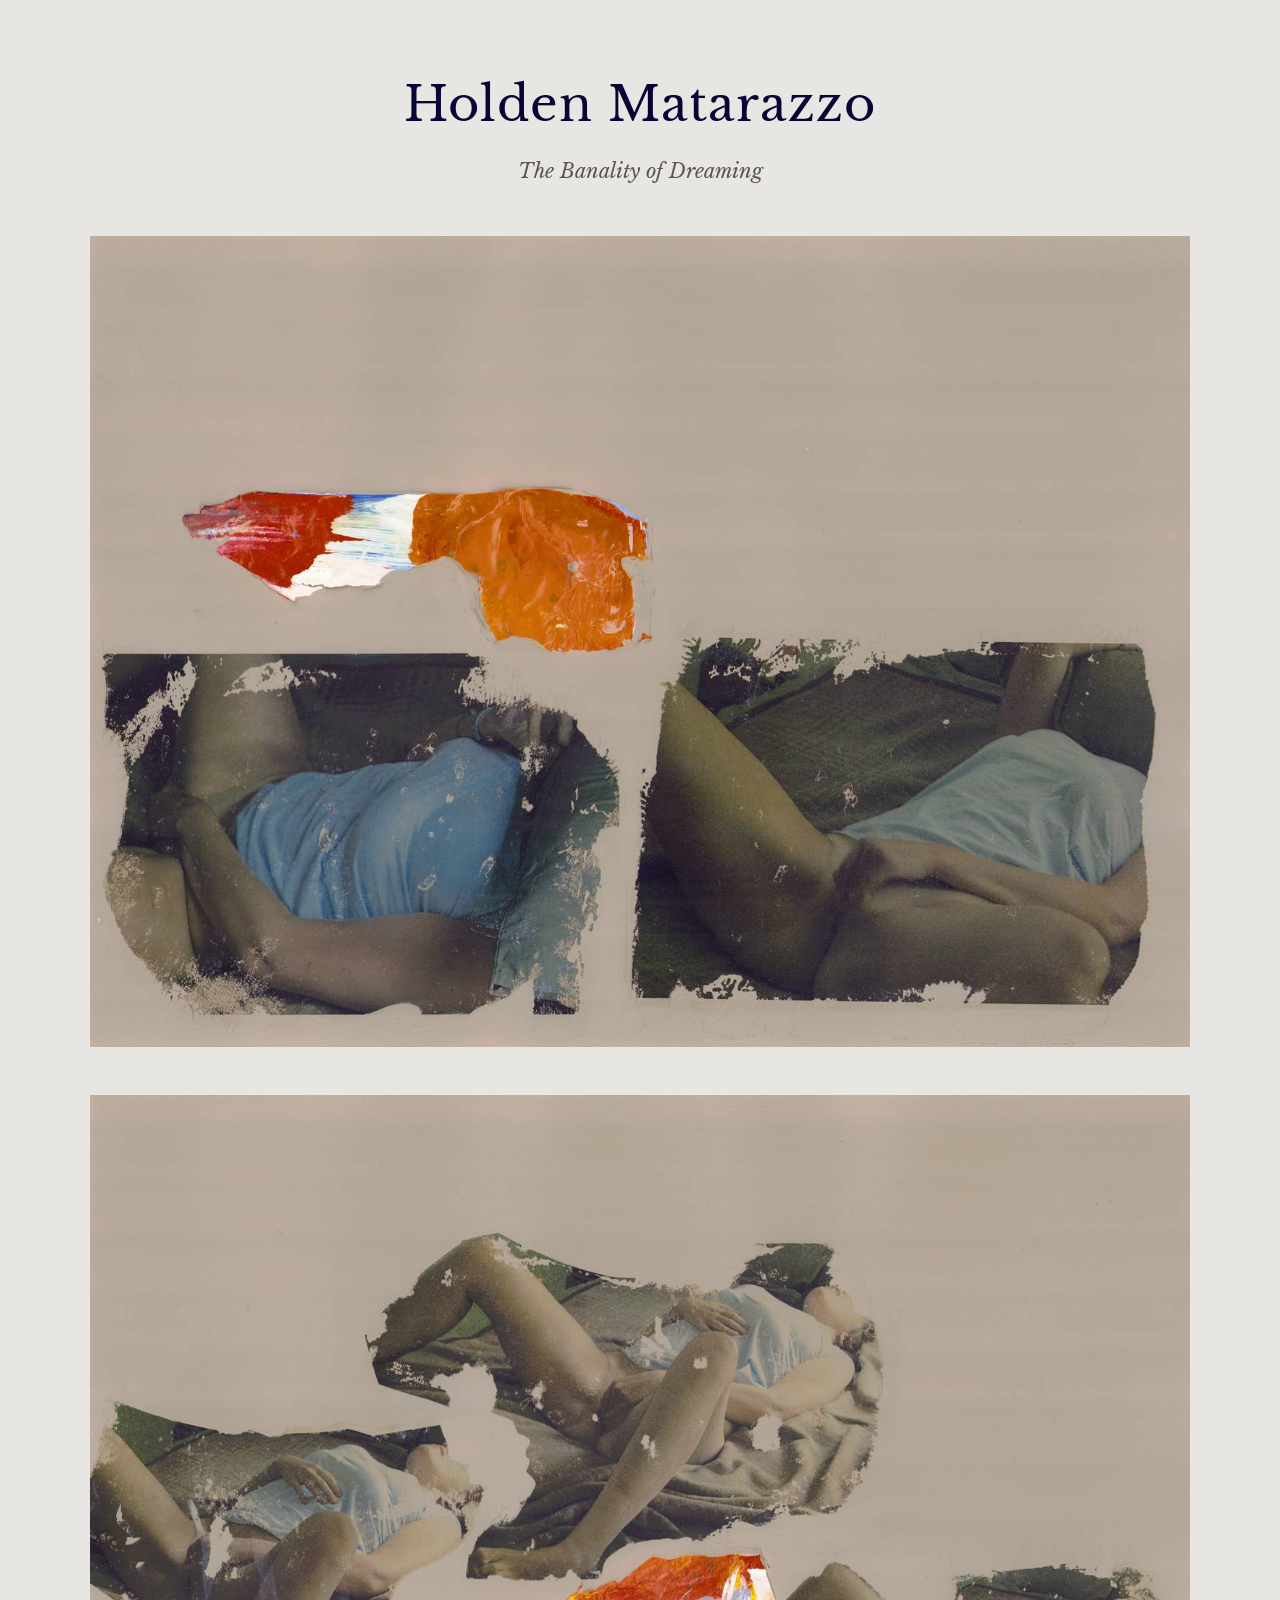
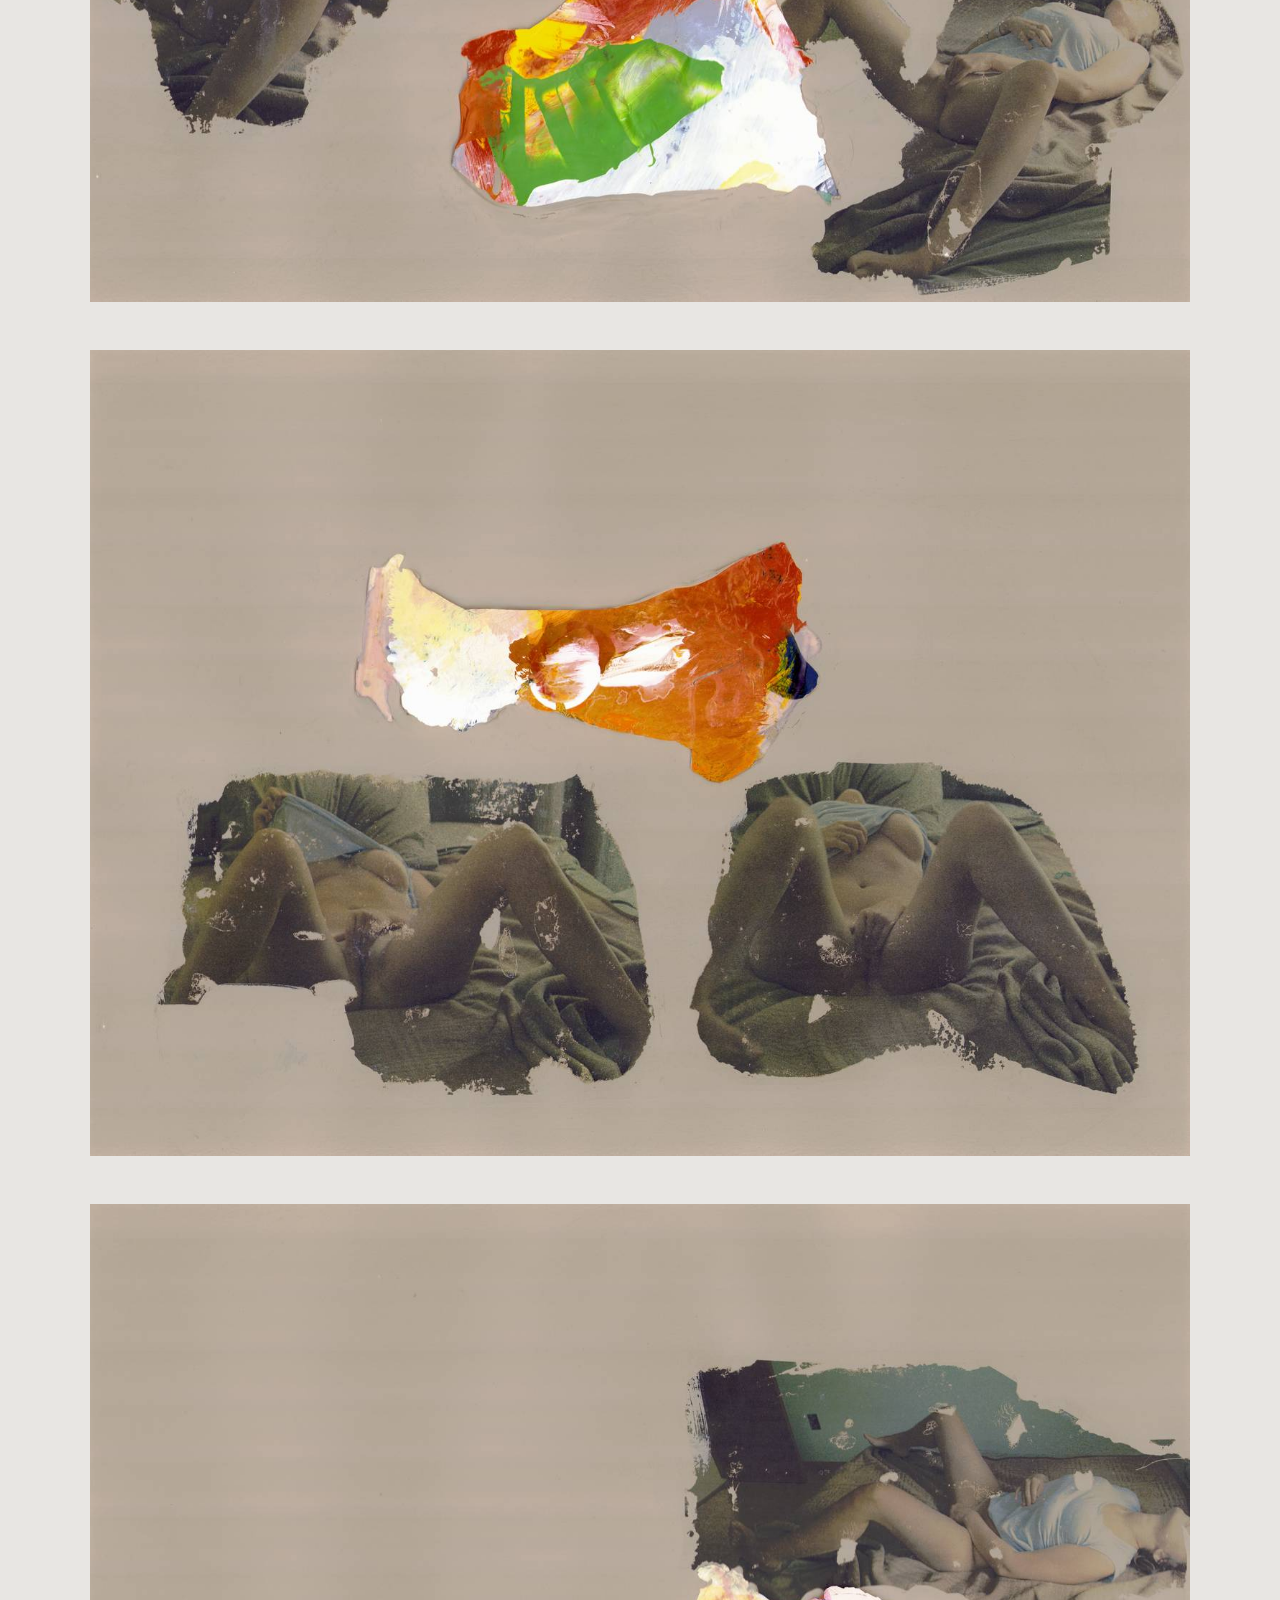
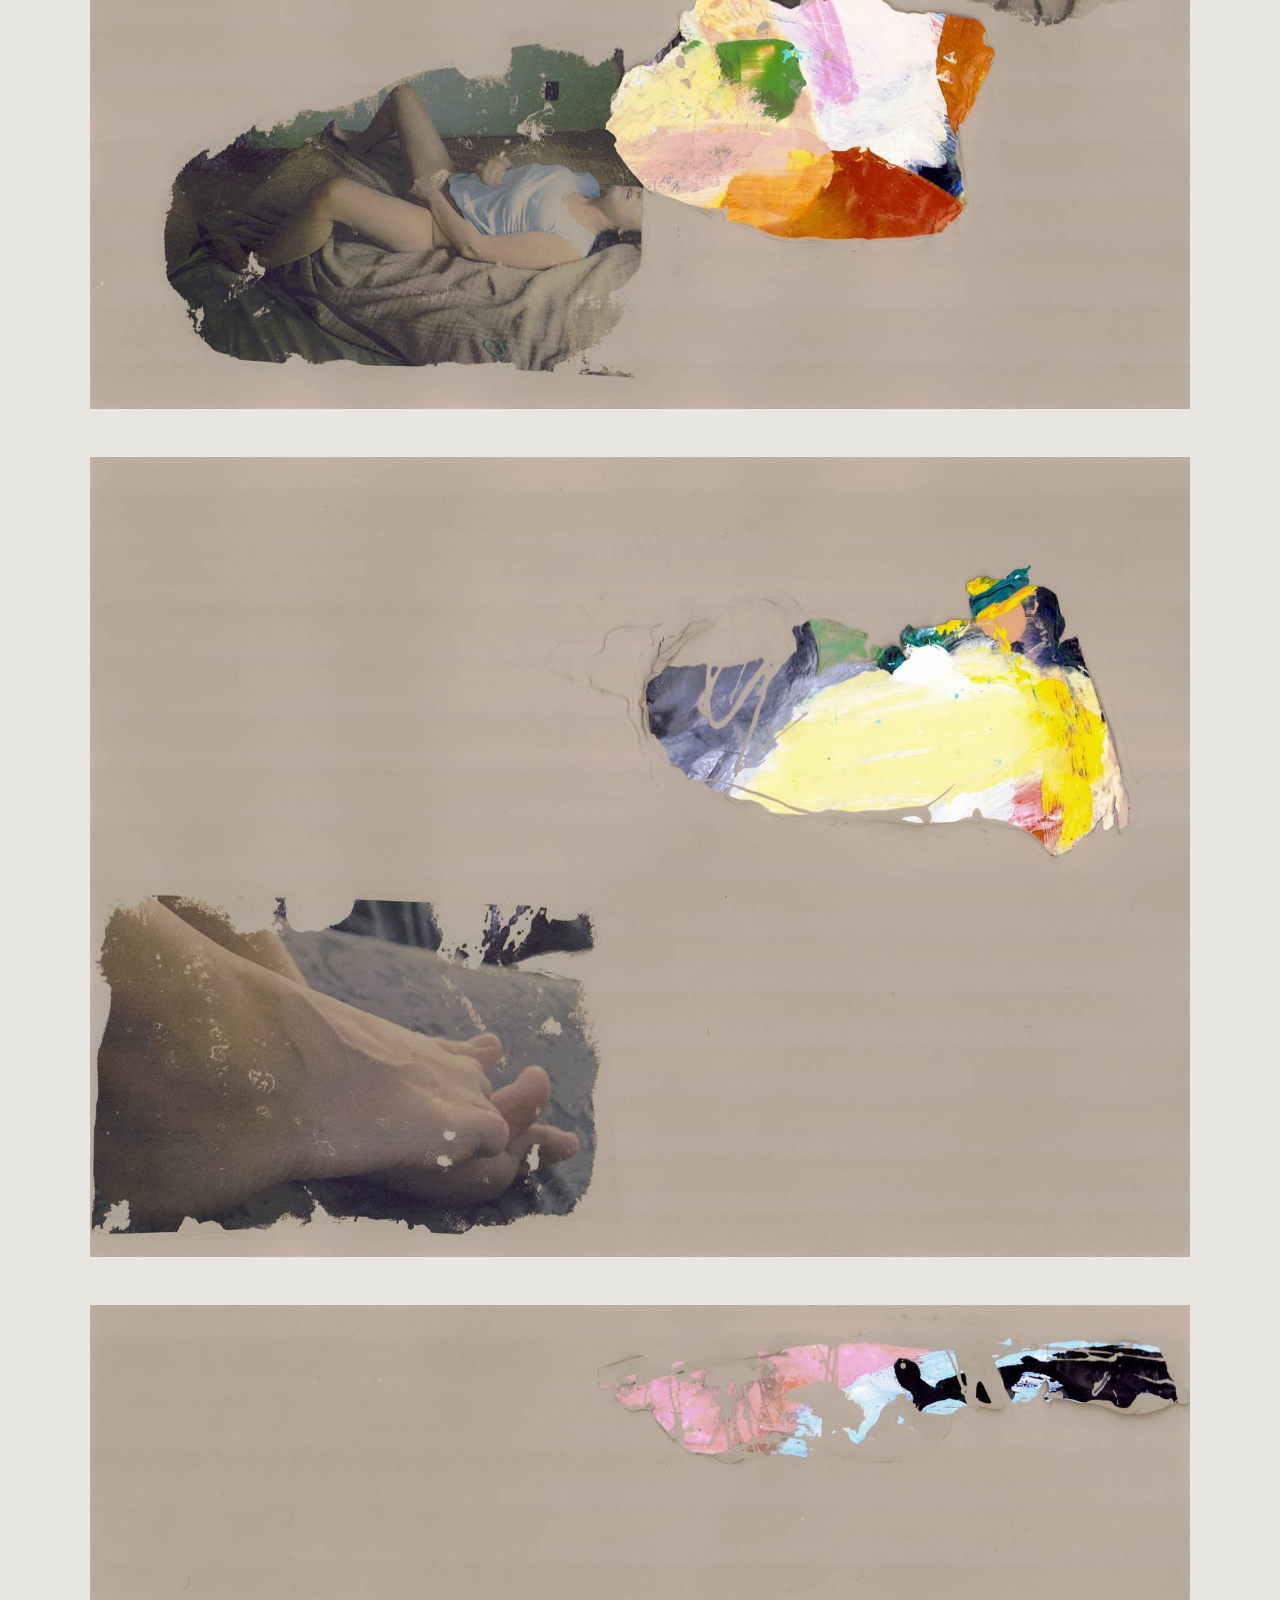
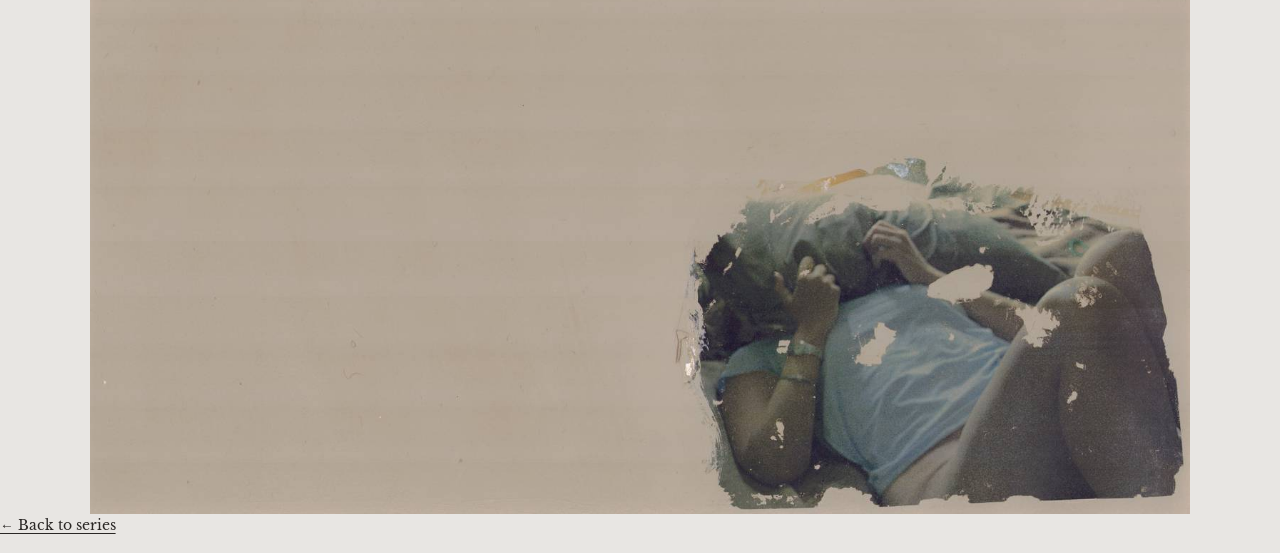
<file: docs/series/banality-of-dreaming.html>
<!DOCTYPE html>
<html lang="en">
<head>
  <meta charset="utf-8">
  <meta name="viewport" content="width=device-width, initial-scale=1">
  <title>The Banality of Dreaming — Holden Matarazzo</title>
  <meta name="description" content="The Banality of Dreaming — Works by Holden Matarazzo">
  <link rel="stylesheet" href="../css/main.css">
  <link rel="icon" type="image/png" href="../Media/favicon.png">
</head>

<body>
  <div class="site-wrapper">
    
    <header class="site-header">
      <a href="../index.html"><h1>Holden Matarazzo</h1></a>
      <h2>The Banality of Dreaming</h2>
    </header>

    <main class="gallery">
      <figure class="gallery-item"><a href="#img1"><img src="../artwork/banality-of-dreaming/BANALITYofDREAMING1.jpg" alt="The Banality of Dreaming" loading="lazy"></a></figure>
      <figure class="gallery-item"><a href="#img2"><img src="../artwork/banality-of-dreaming/BANALITYofDREAMING2.jpg" alt="The Banality of Dreaming" loading="lazy"></a></figure>
      <figure class="gallery-item"><a href="#img3"><img src="../artwork/banality-of-dreaming/BANALITYofDREAMING3.jpg" alt="The Banality of Dreaming" loading="lazy"></a></figure>
      <figure class="gallery-item"><a href="#img4"><img src="../artwork/banality-of-dreaming/BANALITYofDREAMING4.jpg" alt="The Banality of Dreaming" loading="lazy"></a></figure>
      <figure class="gallery-item"><a href="#img5"><img src="../artwork/banality-of-dreaming/BANALITYofDREAMING5.jpg" alt="The Banality of Dreaming" loading="lazy"></a></figure>
      <figure class="gallery-item"><a href="#img6"><img src="../artwork/banality-of-dreaming/BANALITYofDREAMING6.jpg" alt="The Banality of Dreaming" loading="lazy"></a></figure>
    </main>

    <footer class="site-footer">
      <p class="text-muted text-small"><a href="../index.html">← Back to series</a></p>
    </footer>

  </div>

  <!-- Lightboxes -->
  <div class="lightbox" id="img1"><a href="#" class="lightbox-close">×</a><a href="#img6" class="lightbox-nav prev">‹</a><div class="lightbox-inner"><img src="../artwork/banality-of-dreaming/BANALITYofDREAMING1.jpg" alt="The Banality of Dreaming"><div class="lightbox-controls"><a href="../artwork/banality-of-dreaming/BANALITYofDREAMING1.jpg" download class="lightbox-btn">Download</a><a href="../artwork/banality-of-dreaming/BANALITYofDREAMING1.jpg" target="_blank" class="lightbox-btn">Full Size</a><span class="lightbox-counter">1 / 6</span></div></div><a href="#img2" class="lightbox-nav next">›</a></div>
  <div class="lightbox" id="img2"><a href="#" class="lightbox-close">×</a><a href="#img1" class="lightbox-nav prev">‹</a><div class="lightbox-inner"><img src="../artwork/banality-of-dreaming/BANALITYofDREAMING2.jpg" alt="The Banality of Dreaming"><div class="lightbox-controls"><a href="../artwork/banality-of-dreaming/BANALITYofDREAMING2.jpg" download class="lightbox-btn">Download</a><a href="../artwork/banality-of-dreaming/BANALITYofDREAMING2.jpg" target="_blank" class="lightbox-btn">Full Size</a><span class="lightbox-counter">2 / 6</span></div></div><a href="#img3" class="lightbox-nav next">›</a></div>
  <div class="lightbox" id="img3"><a href="#" class="lightbox-close">×</a><a href="#img2" class="lightbox-nav prev">‹</a><div class="lightbox-inner"><img src="../artwork/banality-of-dreaming/BANALITYofDREAMING3.jpg" alt="The Banality of Dreaming"><div class="lightbox-controls"><a href="../artwork/banality-of-dreaming/BANALITYofDREAMING3.jpg" download class="lightbox-btn">Download</a><a href="../artwork/banality-of-dreaming/BANALITYofDREAMING3.jpg" target="_blank" class="lightbox-btn">Full Size</a><span class="lightbox-counter">3 / 6</span></div></div><a href="#img4" class="lightbox-nav next">›</a></div>
  <div class="lightbox" id="img4"><a href="#" class="lightbox-close">×</a><a href="#img3" class="lightbox-nav prev">‹</a><div class="lightbox-inner"><img src="../artwork/banality-of-dreaming/BANALITYofDREAMING4.jpg" alt="The Banality of Dreaming"><div class="lightbox-controls"><a href="../artwork/banality-of-dreaming/BANALITYofDREAMING4.jpg" download class="lightbox-btn">Download</a><a href="../artwork/banality-of-dreaming/BANALITYofDREAMING4.jpg" target="_blank" class="lightbox-btn">Full Size</a><span class="lightbox-counter">4 / 6</span></div></div><a href="#img5" class="lightbox-nav next">›</a></div>
  <div class="lightbox" id="img5"><a href="#" class="lightbox-close">×</a><a href="#img4" class="lightbox-nav prev">‹</a><div class="lightbox-inner"><img src="../artwork/banality-of-dreaming/BANALITYofDREAMING5.jpg" alt="The Banality of Dreaming"><div class="lightbox-controls"><a href="../artwork/banality-of-dreaming/BANALITYofDREAMING5.jpg" download class="lightbox-btn">Download</a><a href="../artwork/banality-of-dreaming/BANALITYofDREAMING5.jpg" target="_blank" class="lightbox-btn">Full Size</a><span class="lightbox-counter">5 / 6</span></div></div><a href="#img6" class="lightbox-nav next">›</a></div>
  <div class="lightbox" id="img6"><a href="#" class="lightbox-close">×</a><a href="#img5" class="lightbox-nav prev">‹</a><div class="lightbox-inner"><img src="../artwork/banality-of-dreaming/BANALITYofDREAMING6.jpg" alt="The Banality of Dreaming"><div class="lightbox-controls"><a href="../artwork/banality-of-dreaming/BANALITYofDREAMING6.jpg" download class="lightbox-btn">Download</a><a href="../artwork/banality-of-dreaming/BANALITYofDREAMING6.jpg" target="_blank" class="lightbox-btn">Full Size</a><span class="lightbox-counter">6 / 6</span></div></div><a href="#img1" class="lightbox-nav next">›</a></div>

</body>
</html>
</file>
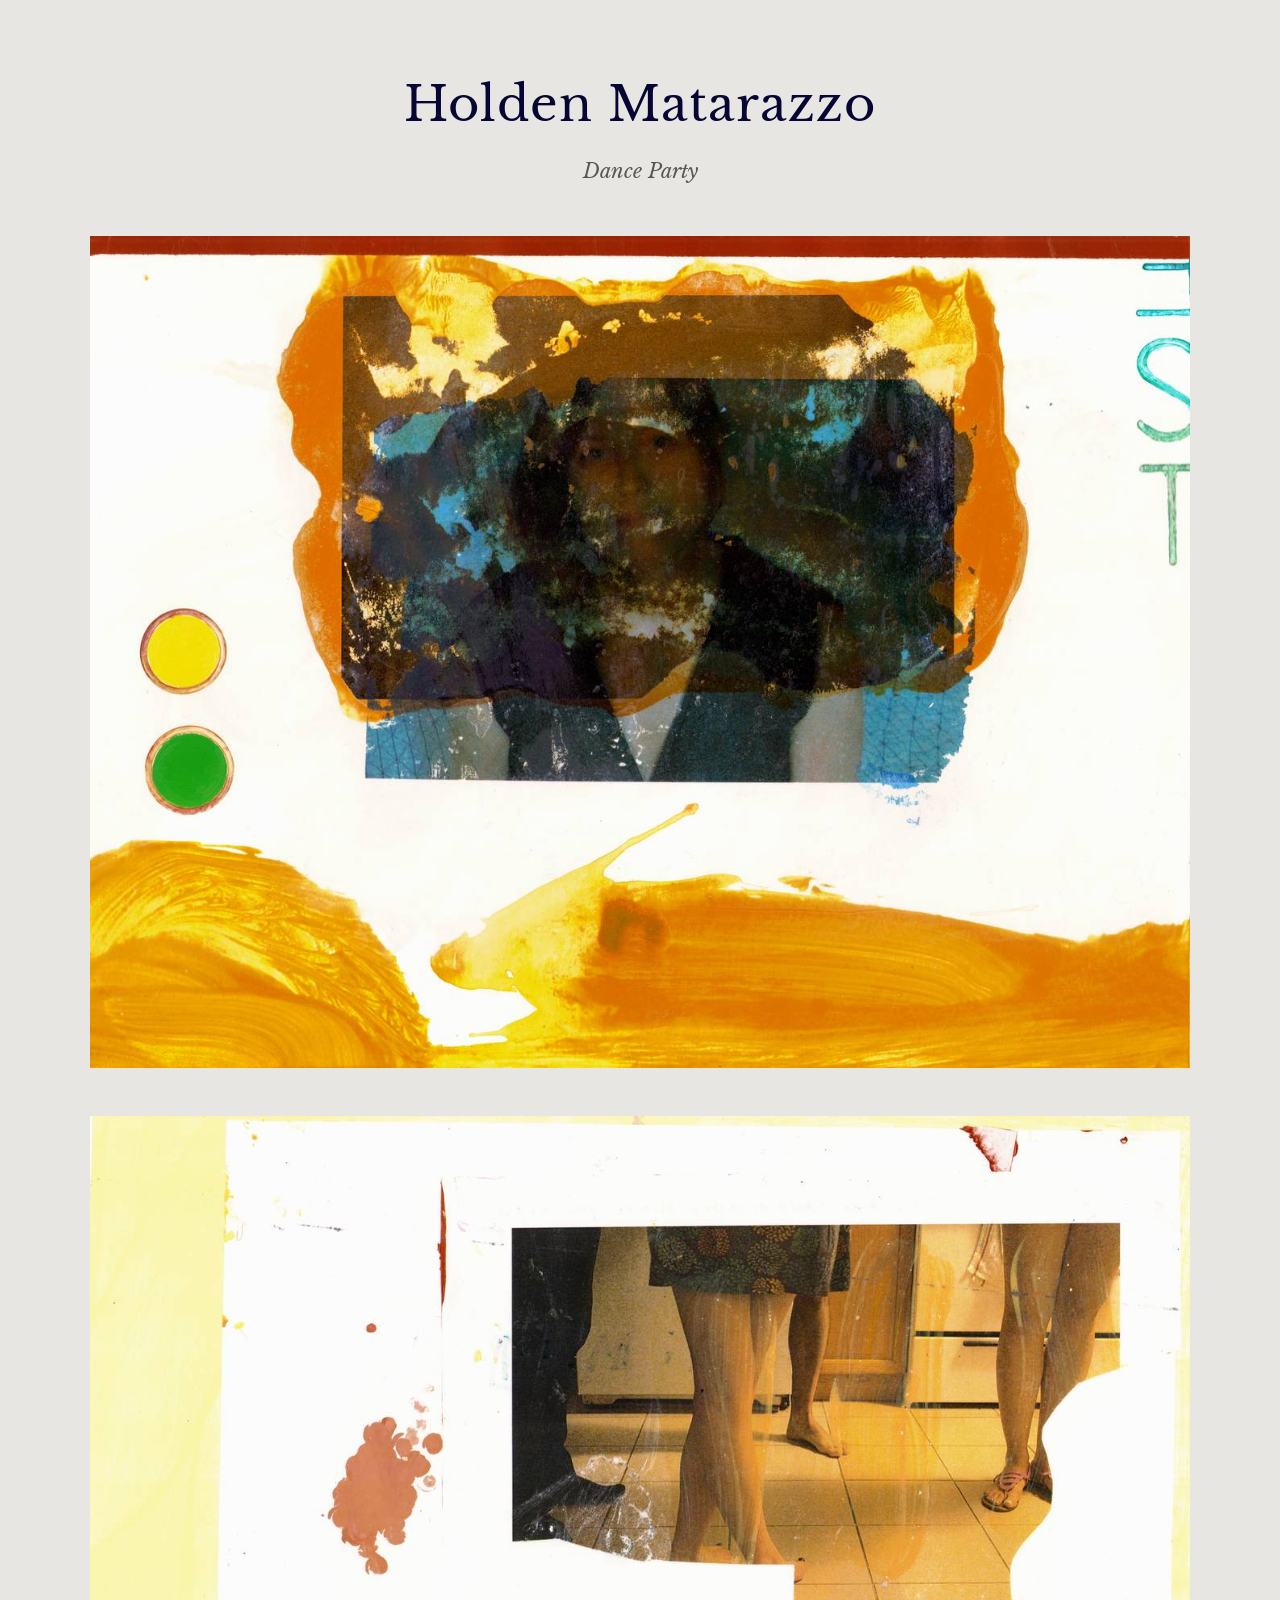
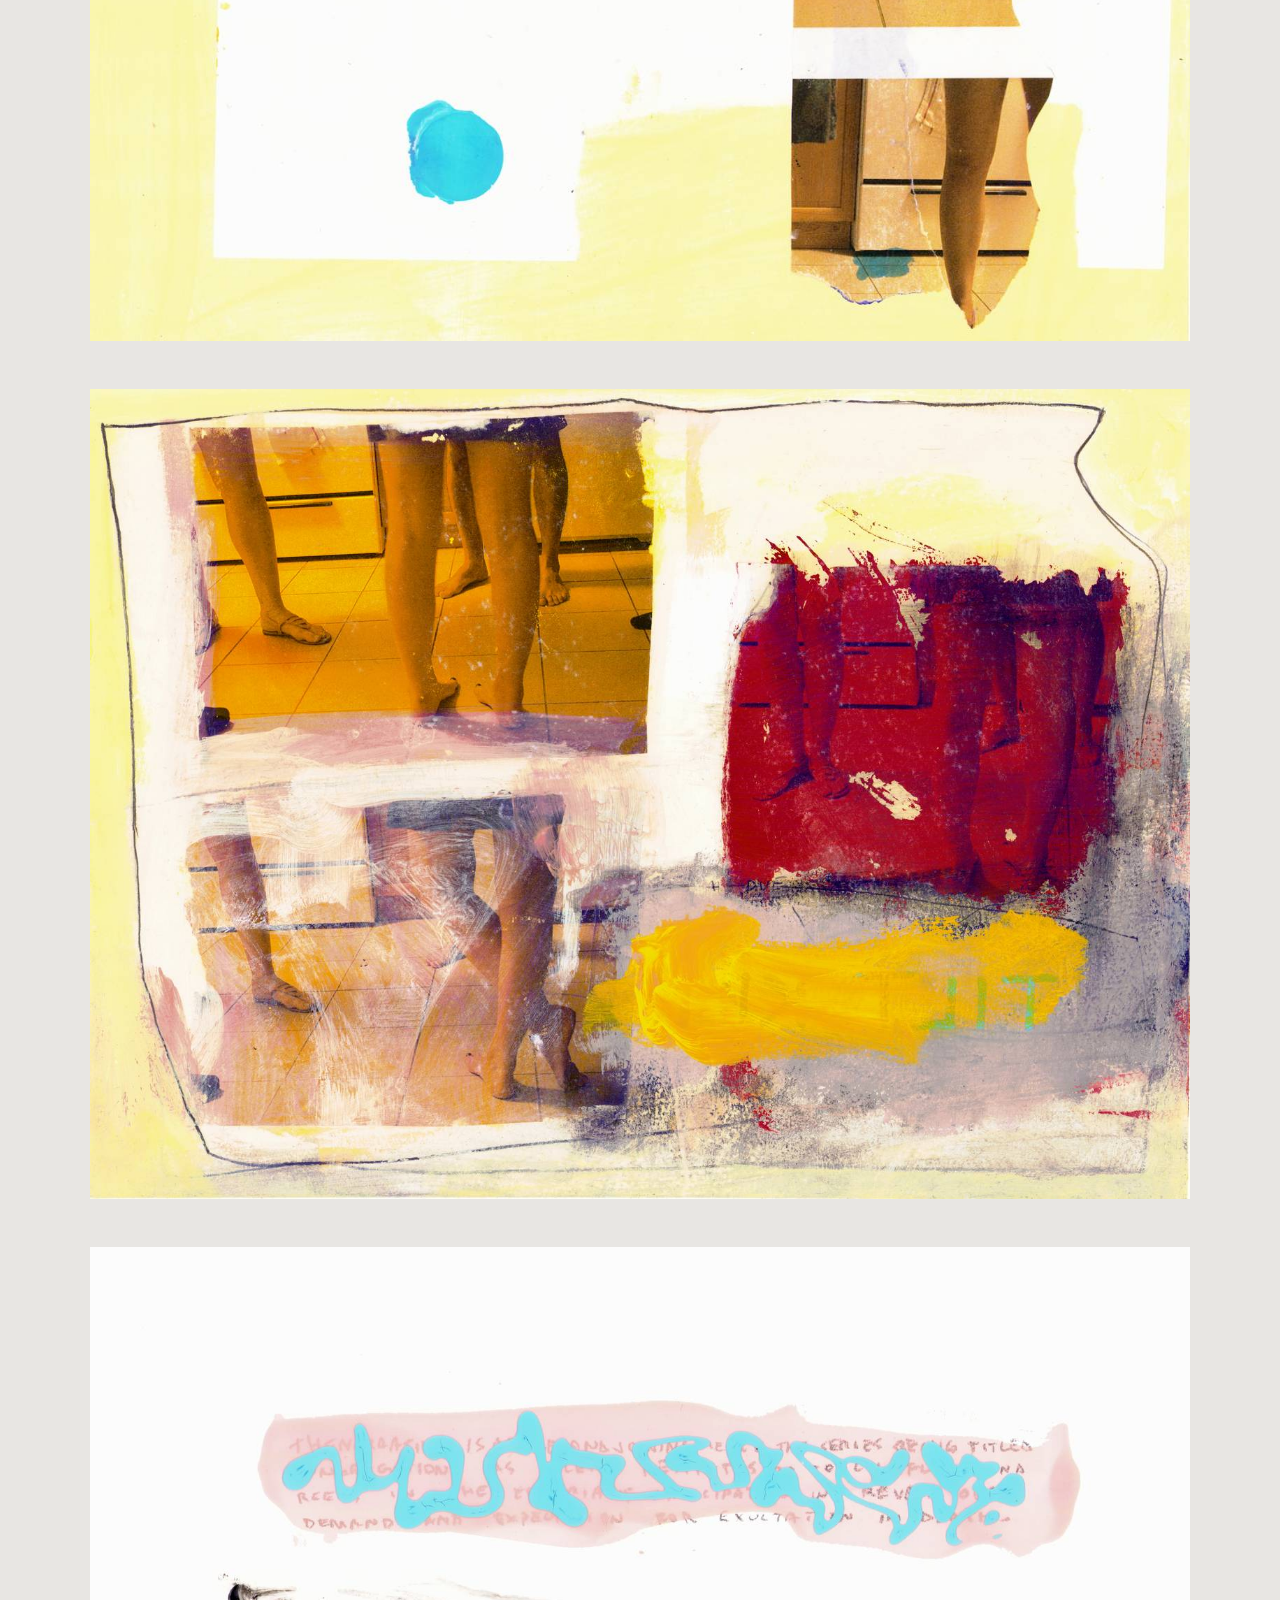
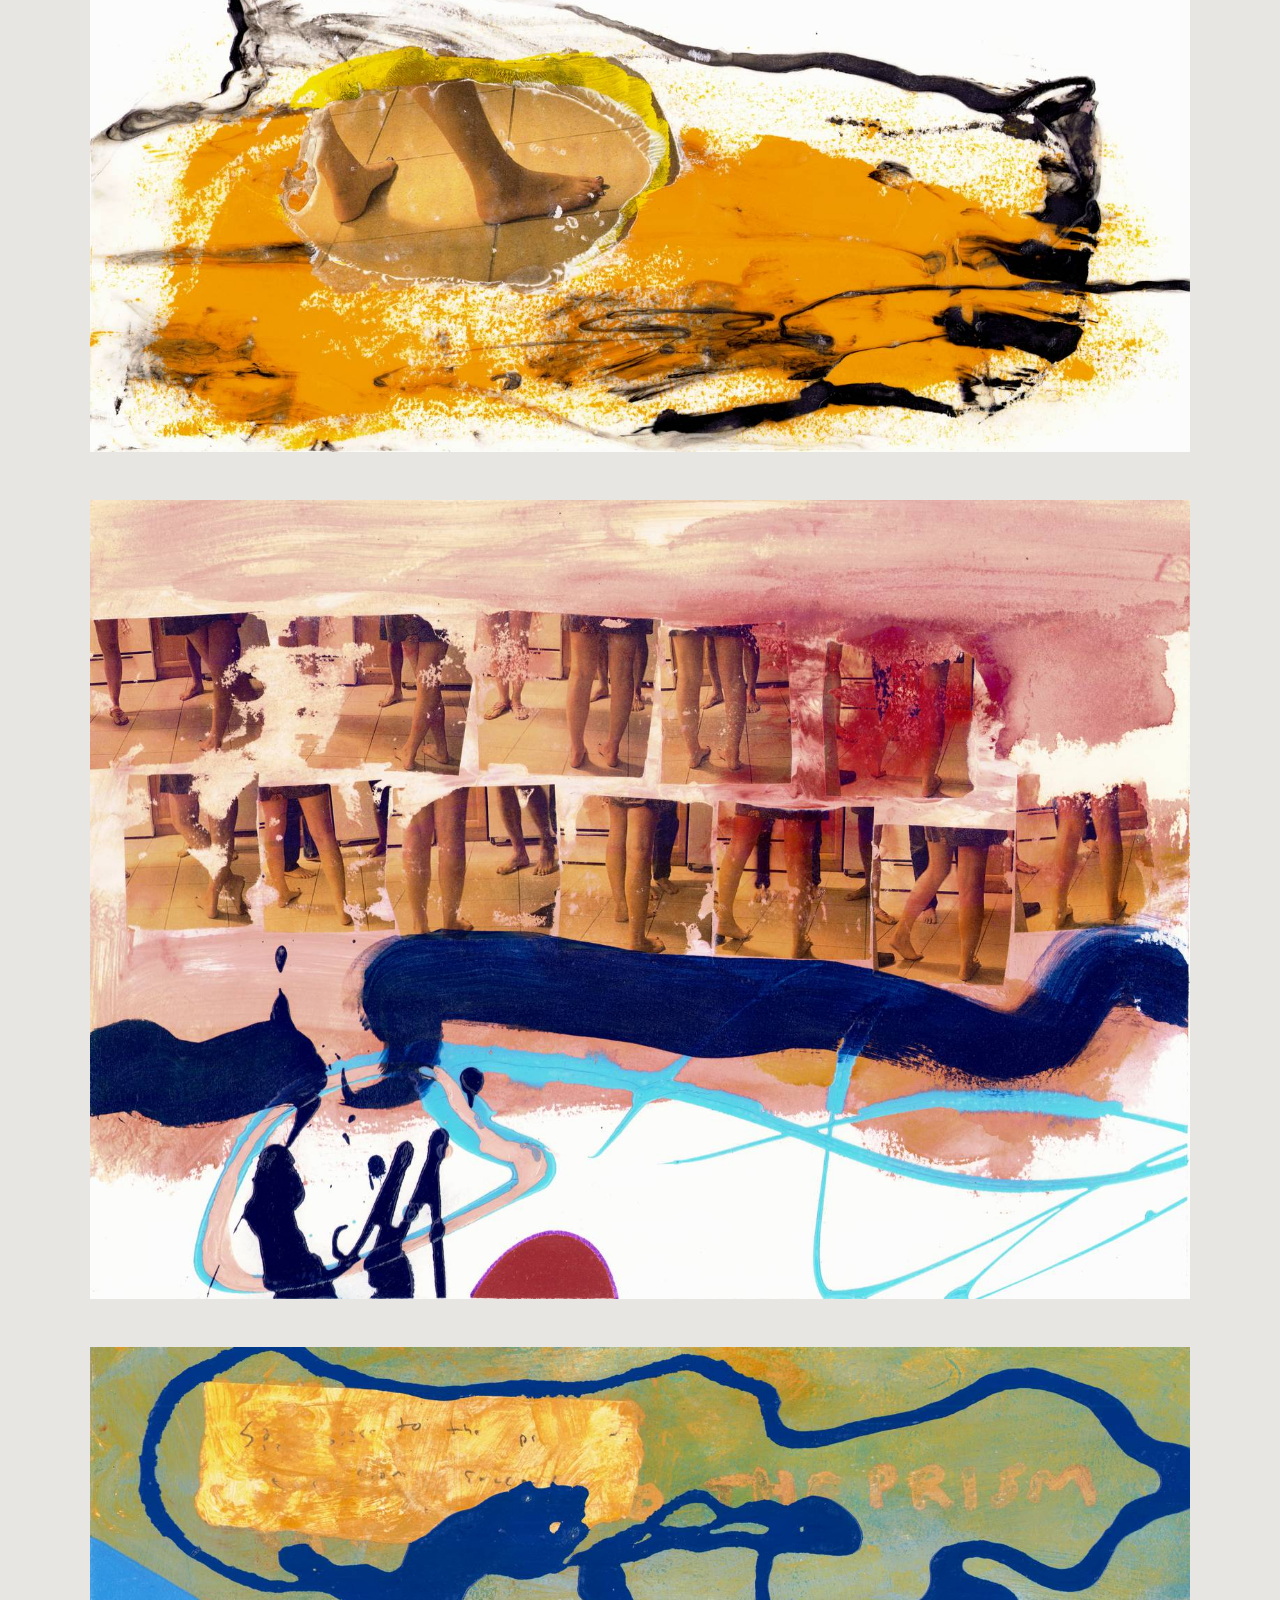
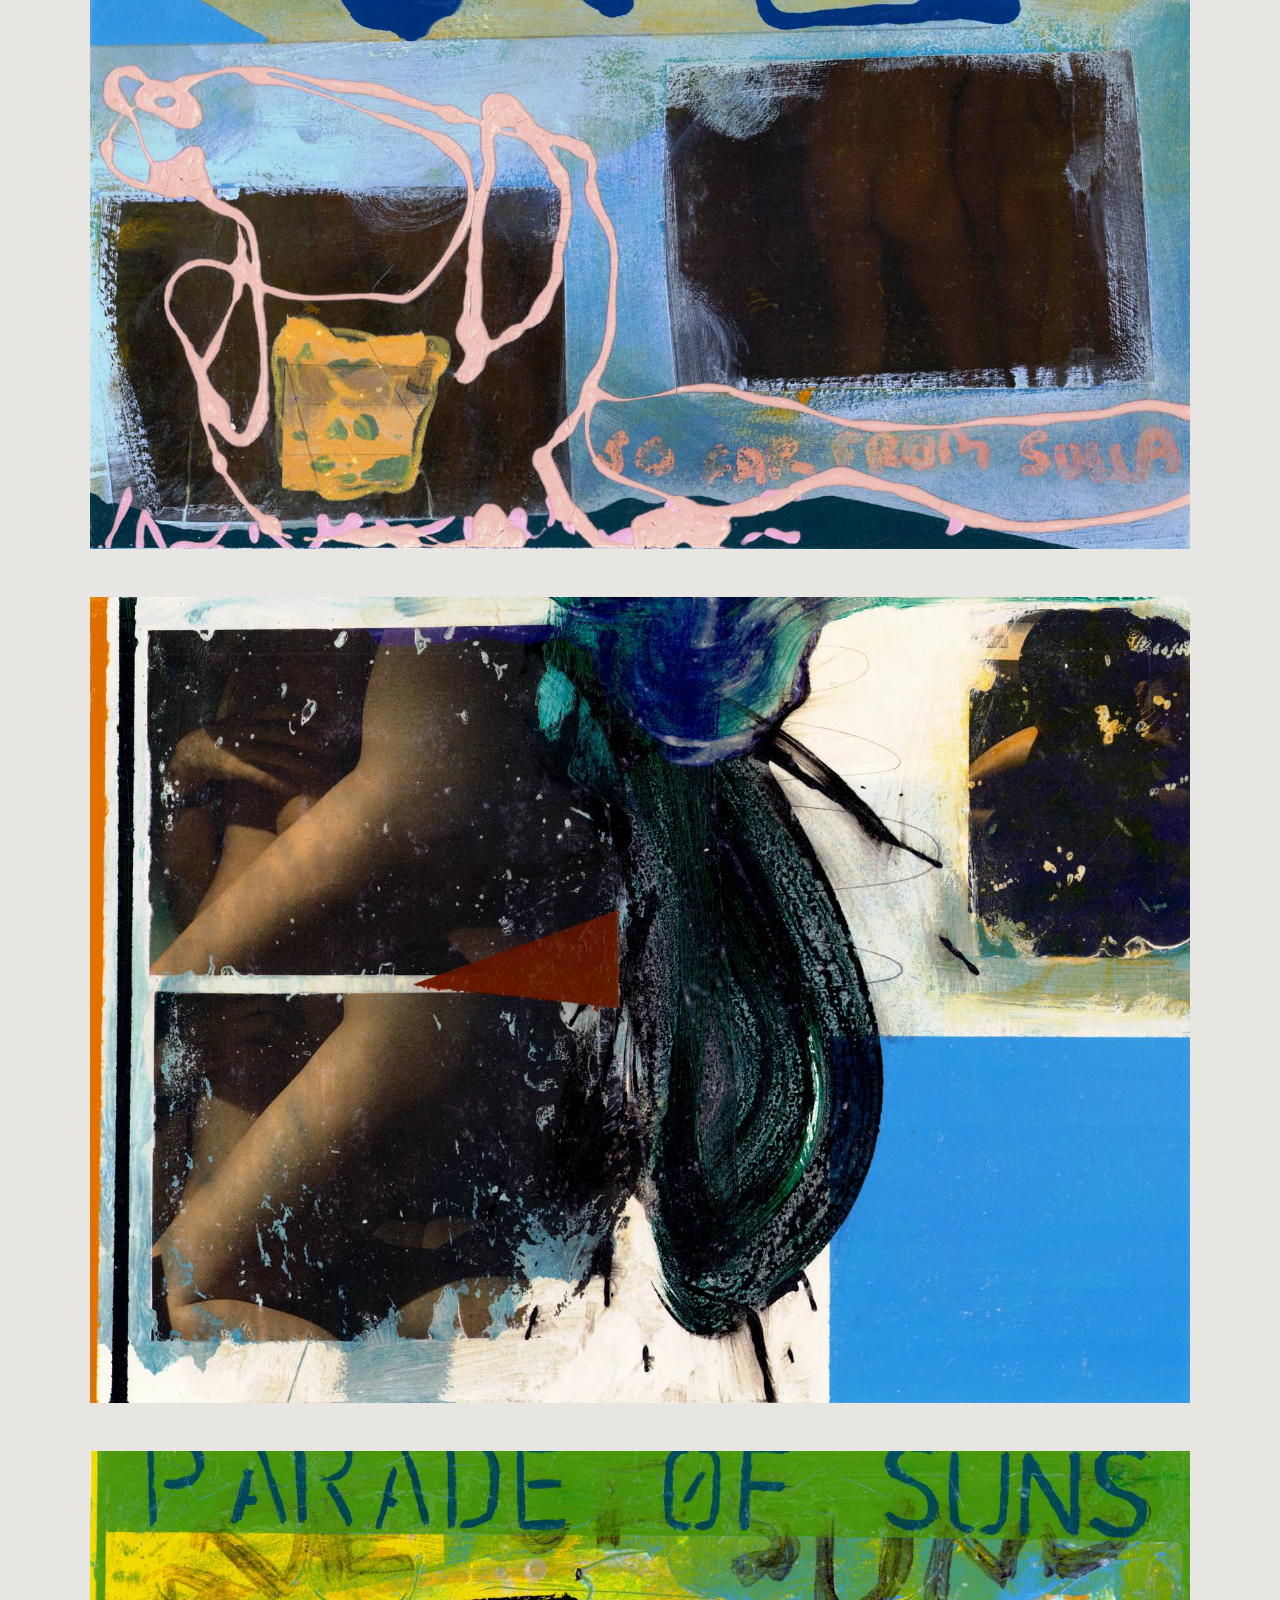
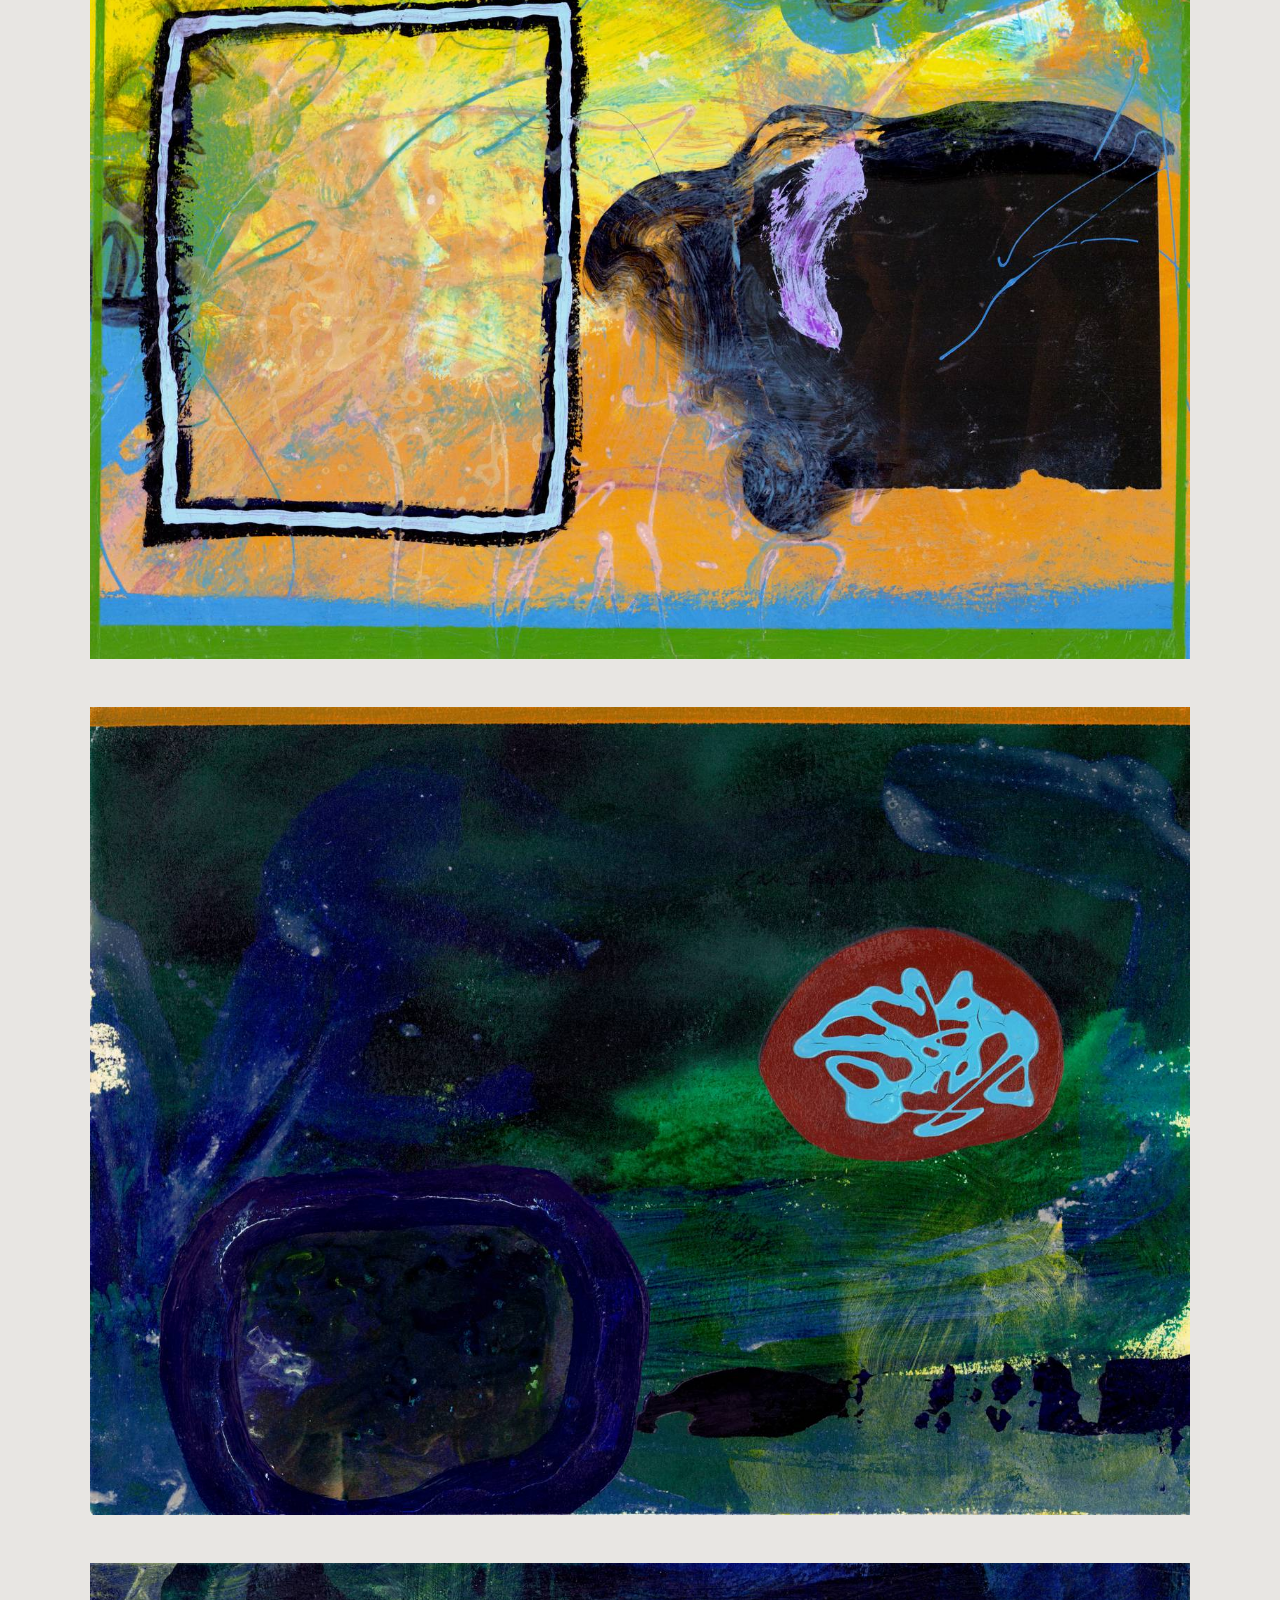
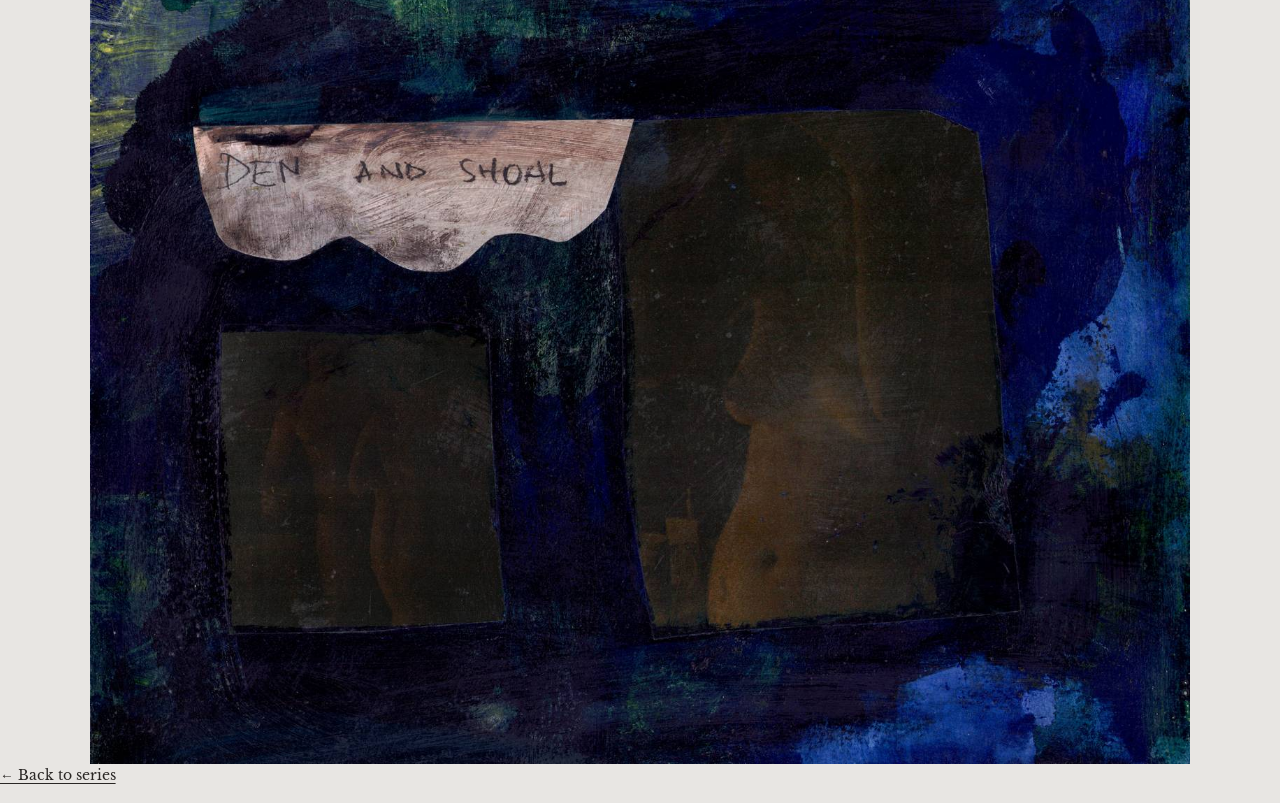
<file: docs/series/dance-party.html>
<!DOCTYPE html>
<html lang="en">
<head>
  <meta charset="utf-8">
  <meta name="viewport" content="width=device-width, initial-scale=1">
  <title>Dance Party — Holden Matarazzo</title>
  <meta name="description" content="Dance Party — Works by Holden Matarazzo">
  <link rel="stylesheet" href="../css/main.css">
  <link rel="icon" type="image/png" href="../Media/favicon.png">
</head>

<body>
  <div class="site-wrapper">
    
    <header class="site-header">
      <a href="../index.html"><h1>Holden Matarazzo</h1></a>
      <h2>Dance Party</h2>
    </header>

    <main class="gallery">
      <figure class="gallery-item"><a href="#img1"><img src="../artwork/dance-party/DANCEPARTY1.jpg" alt="Dance Party" loading="lazy"></a></figure>
      <figure class="gallery-item"><a href="#img2"><img src="../artwork/dance-party/DANCEPARTY2.jpg" alt="Dance Party" loading="lazy"></a></figure>
      <figure class="gallery-item"><a href="#img3"><img src="../artwork/dance-party/DANCEPARTY3.jpg" alt="Dance Party" loading="lazy"></a></figure>
      <figure class="gallery-item"><a href="#img4"><img src="../artwork/dance-party/DANCEPARTY4.jpg" alt="Dance Party" loading="lazy"></a></figure>
      <figure class="gallery-item"><a href="#img5"><img src="../artwork/dance-party/DANCEPARTY5.jpg" alt="Dance Party" loading="lazy"></a></figure>
      <figure class="gallery-item"><a href="#img6"><img src="../artwork/dance-party/DANCEPARTY6.jpg" alt="Dance Party" loading="lazy"></a></figure>
      <figure class="gallery-item"><a href="#img7"><img src="../artwork/dance-party/DANCEPARTY7.jpg" alt="Dance Party" loading="lazy"></a></figure>
      <figure class="gallery-item"><a href="#img8"><img src="../artwork/dance-party/DANCEPARTY8.jpg" alt="Dance Party" loading="lazy"></a></figure>
      <figure class="gallery-item"><a href="#img9"><img src="../artwork/dance-party/DANCEPARTY9.jpg" alt="Dance Party" loading="lazy"></a></figure>
      <figure class="gallery-item"><a href="#img10"><img src="../artwork/dance-party/DANCEPARTY10.jpg" alt="Dance Party" loading="lazy"></a></figure>
    </main>

    <footer class="site-footer">
      <p class="text-muted text-small"><a href="../index.html">← Back to series</a></p>
    </footer>

  </div>

  <!-- Lightboxes -->
  <div class="lightbox" id="img1">
    <a href="#" class="lightbox-close">×</a>
    <a href="#img10" class="lightbox-nav prev">‹</a>
    <div class="lightbox-inner">
      <img src="../artwork/dance-party/DANCEPARTY1.jpg" alt="Dance Party">
      <div class="lightbox-controls">
        <a href="../artwork/dance-party/DANCEPARTY1.jpg" download class="lightbox-btn">Download</a>
        <a href="../artwork/dance-party/DANCEPARTY1.jpg" target="_blank" class="lightbox-btn">Full Size</a>
        <span class="lightbox-counter">1 / 10</span>
      </div>
    </div>
    <a href="#img2" class="lightbox-nav next">›</a>
  </div>

  <div class="lightbox" id="img2">
    <a href="#" class="lightbox-close">×</a>
    <a href="#img1" class="lightbox-nav prev">‹</a>
    <div class="lightbox-inner">
      <img src="../artwork/dance-party/DANCEPARTY2.jpg" alt="Dance Party">
      <div class="lightbox-controls">
        <a href="../artwork/dance-party/DANCEPARTY2.jpg" download class="lightbox-btn">Download</a>
        <a href="../artwork/dance-party/DANCEPARTY2.jpg" target="_blank" class="lightbox-btn">Full Size</a>
        <span class="lightbox-counter">2 / 10</span>
      </div>
    </div>
    <a href="#img3" class="lightbox-nav next">›</a>
  </div>

  <div class="lightbox" id="img3">
    <a href="#" class="lightbox-close">×</a>
    <a href="#img2" class="lightbox-nav prev">‹</a>
    <div class="lightbox-inner">
      <img src="../artwork/dance-party/DANCEPARTY3.jpg" alt="Dance Party">
      <div class="lightbox-controls">
        <a href="../artwork/dance-party/DANCEPARTY3.jpg" download class="lightbox-btn">Download</a>
        <a href="../artwork/dance-party/DANCEPARTY3.jpg" target="_blank" class="lightbox-btn">Full Size</a>
        <span class="lightbox-counter">3 / 10</span>
      </div>
    </div>
    <a href="#img4" class="lightbox-nav next">›</a>
  </div>

  <div class="lightbox" id="img4">
    <a href="#" class="lightbox-close">×</a>
    <a href="#img3" class="lightbox-nav prev">‹</a>
    <div class="lightbox-inner">
      <img src="../artwork/dance-party/DANCEPARTY4.jpg" alt="Dance Party">
      <div class="lightbox-controls">
        <a href="../artwork/dance-party/DANCEPARTY4.jpg" download class="lightbox-btn">Download</a>
        <a href="../artwork/dance-party/DANCEPARTY4.jpg" target="_blank" class="lightbox-btn">Full Size</a>
        <span class="lightbox-counter">4 / 10</span>
      </div>
    </div>
    <a href="#img5" class="lightbox-nav next">›</a>
  </div>

  <div class="lightbox" id="img5">
    <a href="#" class="lightbox-close">×</a>
    <a href="#img4" class="lightbox-nav prev">‹</a>
    <div class="lightbox-inner">
      <img src="../artwork/dance-party/DANCEPARTY5.jpg" alt="Dance Party">
      <div class="lightbox-controls">
        <a href="../artwork/dance-party/DANCEPARTY5.jpg" download class="lightbox-btn">Download</a>
        <a href="../artwork/dance-party/DANCEPARTY5.jpg" target="_blank" class="lightbox-btn">Full Size</a>
        <span class="lightbox-counter">5 / 10</span>
      </div>
    </div>
    <a href="#img6" class="lightbox-nav next">›</a>
  </div>

  <div class="lightbox" id="img6">
    <a href="#" class="lightbox-close">×</a>
    <a href="#img5" class="lightbox-nav prev">‹</a>
    <div class="lightbox-inner">
      <img src="../artwork/dance-party/DANCEPARTY6.jpg" alt="Dance Party">
      <div class="lightbox-controls">
        <a href="../artwork/dance-party/DANCEPARTY6.jpg" download class="lightbox-btn">Download</a>
        <a href="../artwork/dance-party/DANCEPARTY6.jpg" target="_blank" class="lightbox-btn">Full Size</a>
        <span class="lightbox-counter">6 / 10</span>
      </div>
    </div>
    <a href="#img7" class="lightbox-nav next">›</a>
  </div>

  <div class="lightbox" id="img7">
    <a href="#" class="lightbox-close">×</a>
    <a href="#img6" class="lightbox-nav prev">‹</a>
    <div class="lightbox-inner">
      <img src="../artwork/dance-party/DANCEPARTY7.jpg" alt="Dance Party">
      <div class="lightbox-controls">
        <a href="../artwork/dance-party/DANCEPARTY7.jpg" download class="lightbox-btn">Download</a>
        <a href="../artwork/dance-party/DANCEPARTY7.jpg" target="_blank" class="lightbox-btn">Full Size</a>
        <span class="lightbox-counter">7 / 10</span>
      </div>
    </div>
    <a href="#img8" class="lightbox-nav next">›</a>
  </div>

  <div class="lightbox" id="img8">
    <a href="#" class="lightbox-close">×</a>
    <a href="#img7" class="lightbox-nav prev">‹</a>
    <div class="lightbox-inner">
      <img src="../artwork/dance-party/DANCEPARTY8.jpg" alt="Dance Party">
      <div class="lightbox-controls">
        <a href="../artwork/dance-party/DANCEPARTY8.jpg" download class="lightbox-btn">Download</a>
        <a href="../artwork/dance-party/DANCEPARTY8.jpg" target="_blank" class="lightbox-btn">Full Size</a>
        <span class="lightbox-counter">8 / 10</span>
      </div>
    </div>
    <a href="#img9" class="lightbox-nav next">›</a>
  </div>

  <div class="lightbox" id="img9">
    <a href="#" class="lightbox-close">×</a>
    <a href="#img8" class="lightbox-nav prev">‹</a>
    <div class="lightbox-inner">
      <img src="../artwork/dance-party/DANCEPARTY9.jpg" alt="Dance Party">
      <div class="lightbox-controls">
        <a href="../artwork/dance-party/DANCEPARTY9.jpg" download class="lightbox-btn">Download</a>
        <a href="../artwork/dance-party/DANCEPARTY9.jpg" target="_blank" class="lightbox-btn">Full Size</a>
        <span class="lightbox-counter">9 / 10</span>
      </div>
    </div>
    <a href="#img10" class="lightbox-nav next">›</a>
  </div>

  <div class="lightbox" id="img10">
    <a href="#" class="lightbox-close">×</a>
    <a href="#img9" class="lightbox-nav prev">‹</a>
    <div class="lightbox-inner">
      <img src="../artwork/dance-party/DANCEPARTY10.jpg" alt="Dance Party">
      <div class="lightbox-controls">
        <a href="../artwork/dance-party/DANCEPARTY10.jpg" download class="lightbox-btn">Download</a>
        <a href="../artwork/dance-party/DANCEPARTY10.jpg" target="_blank" class="lightbox-btn">Full Size</a>
        <span class="lightbox-counter">10 / 10</span>
      </div>
    </div>
    <a href="#img1" class="lightbox-nav next">›</a>
  </div>

</body>
</html>
</file>
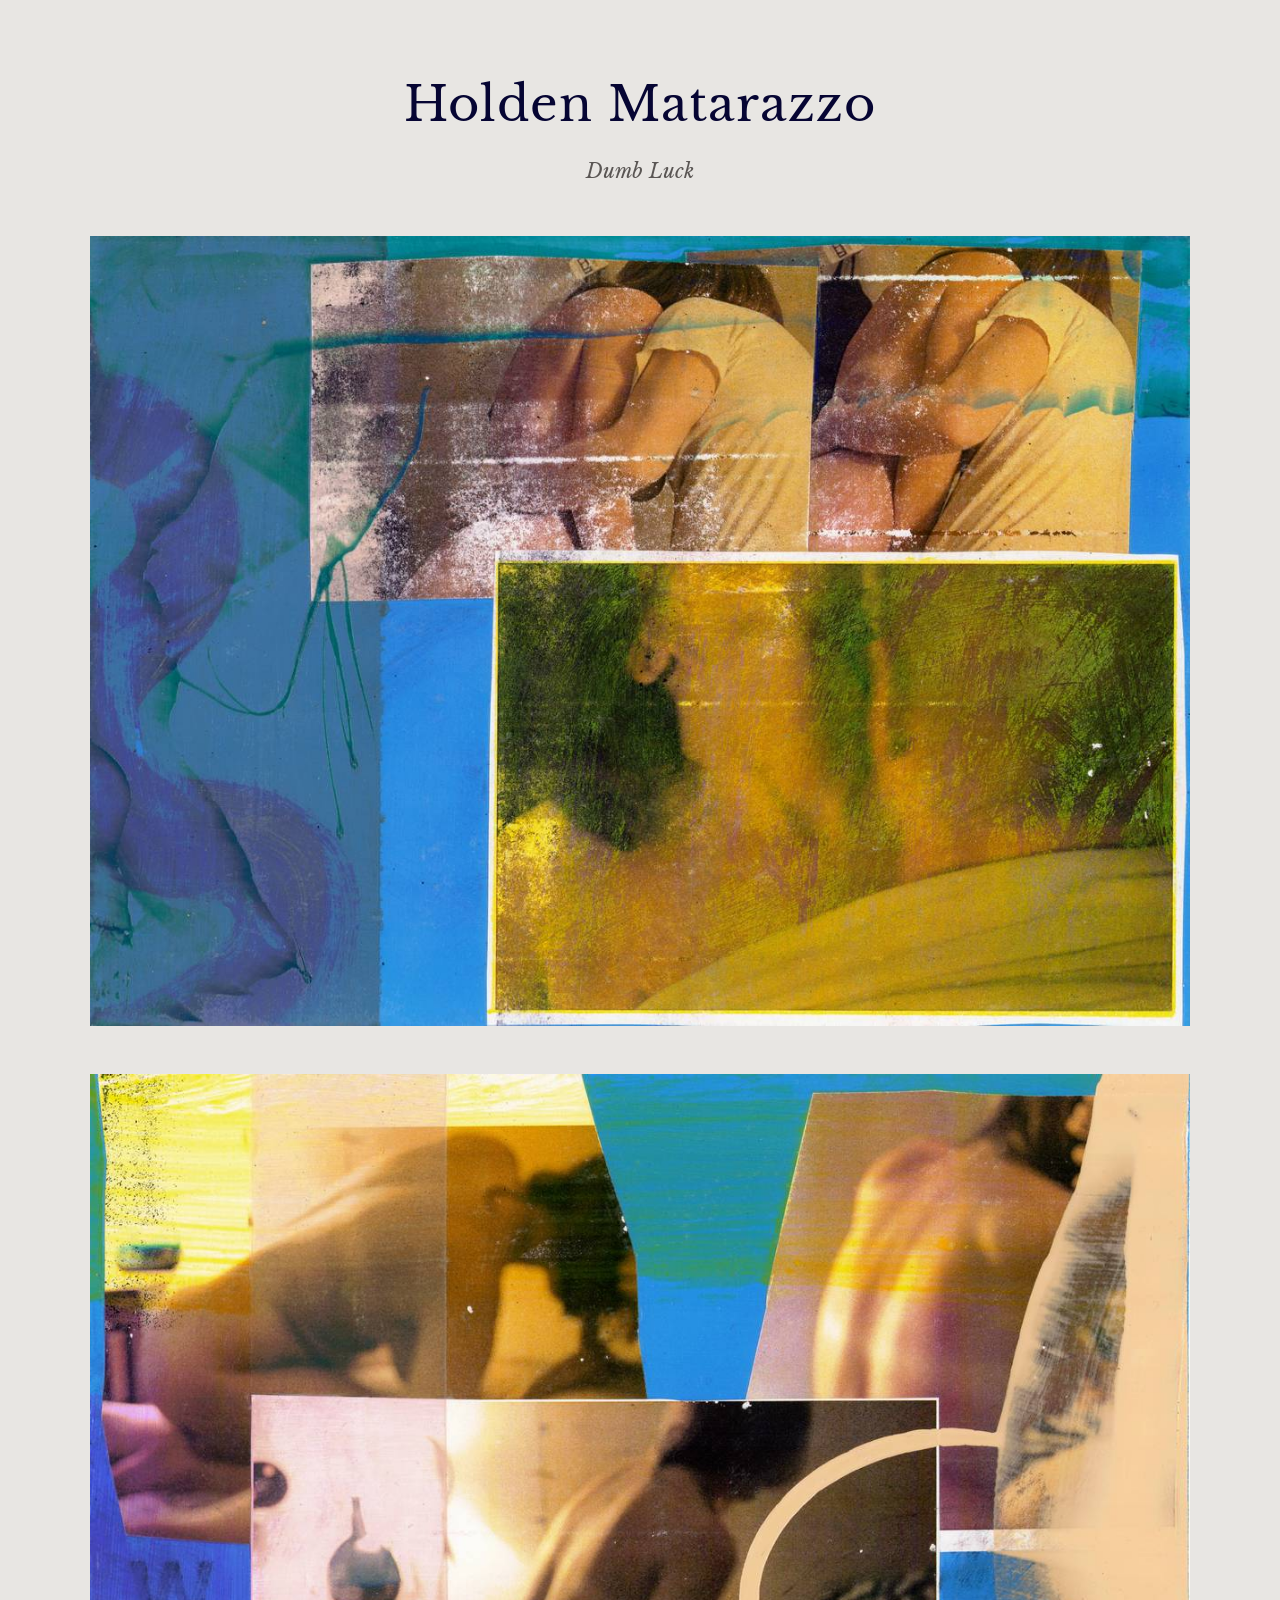
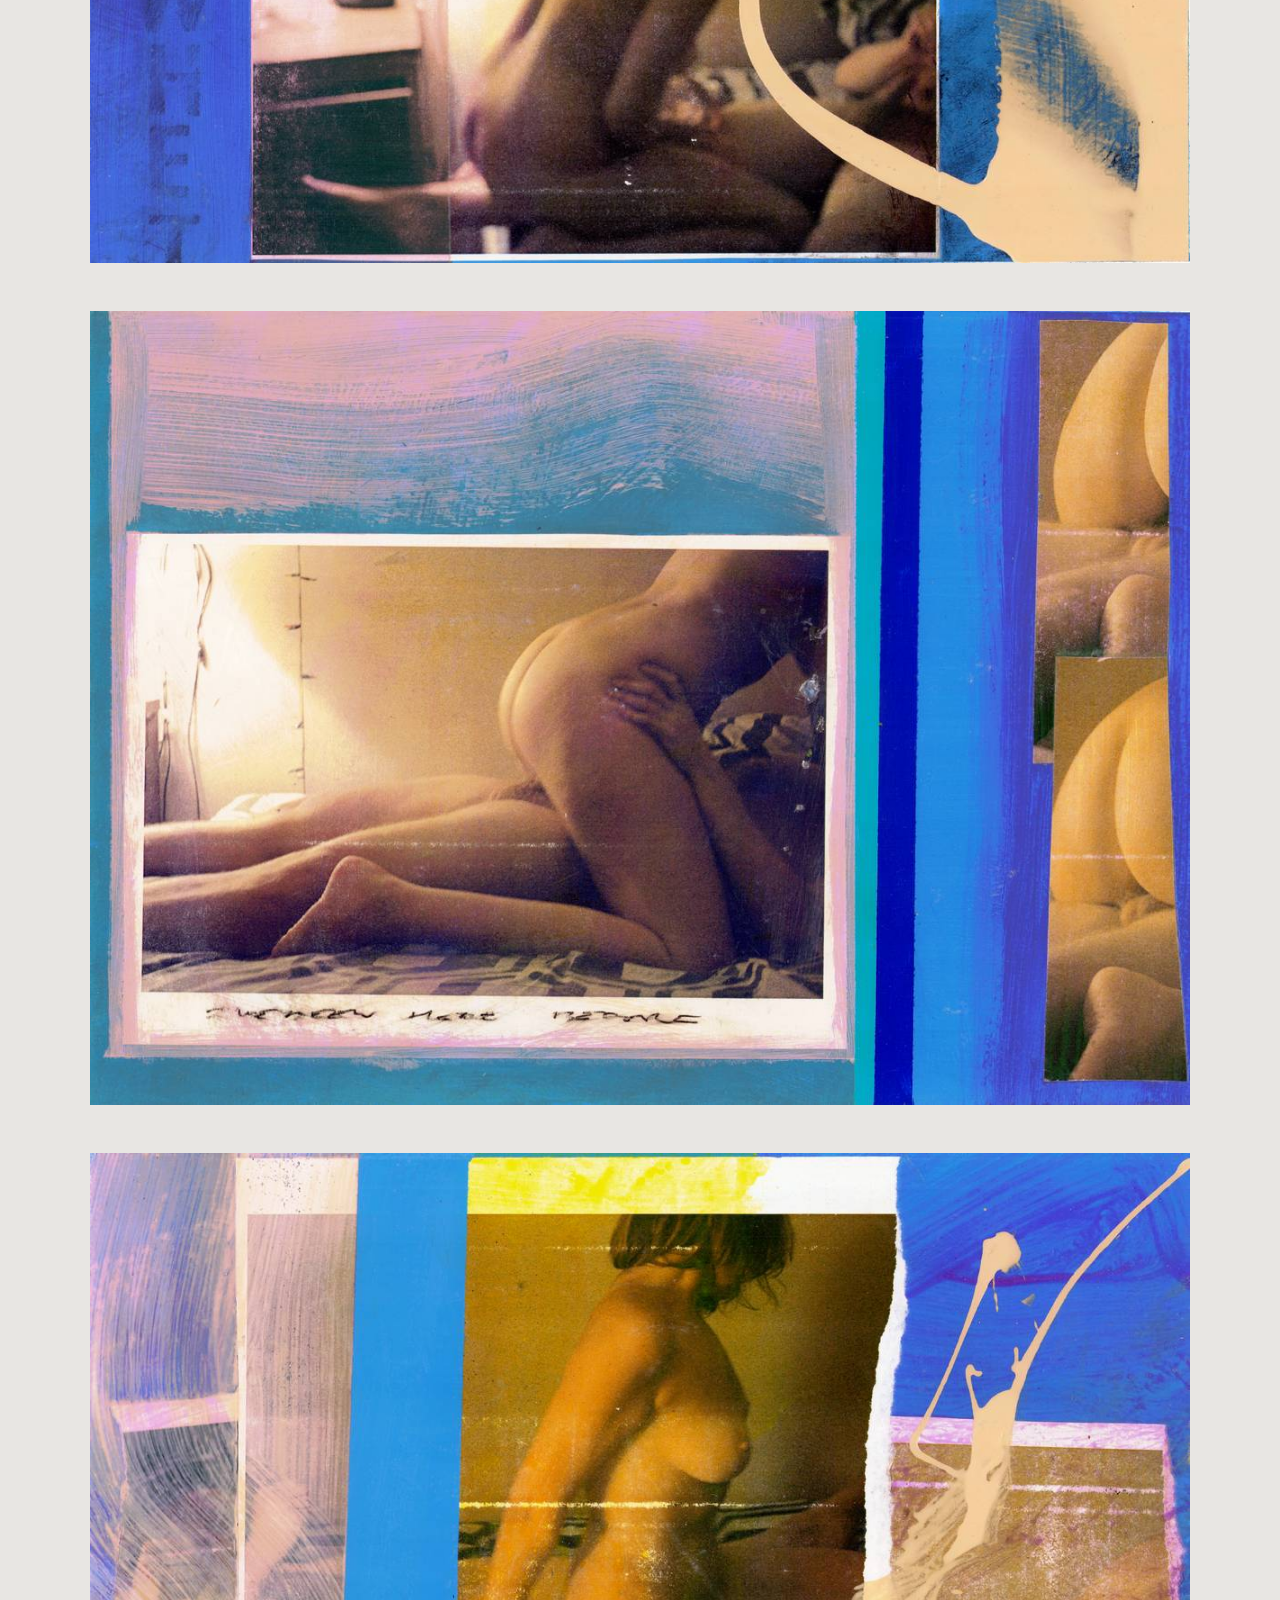
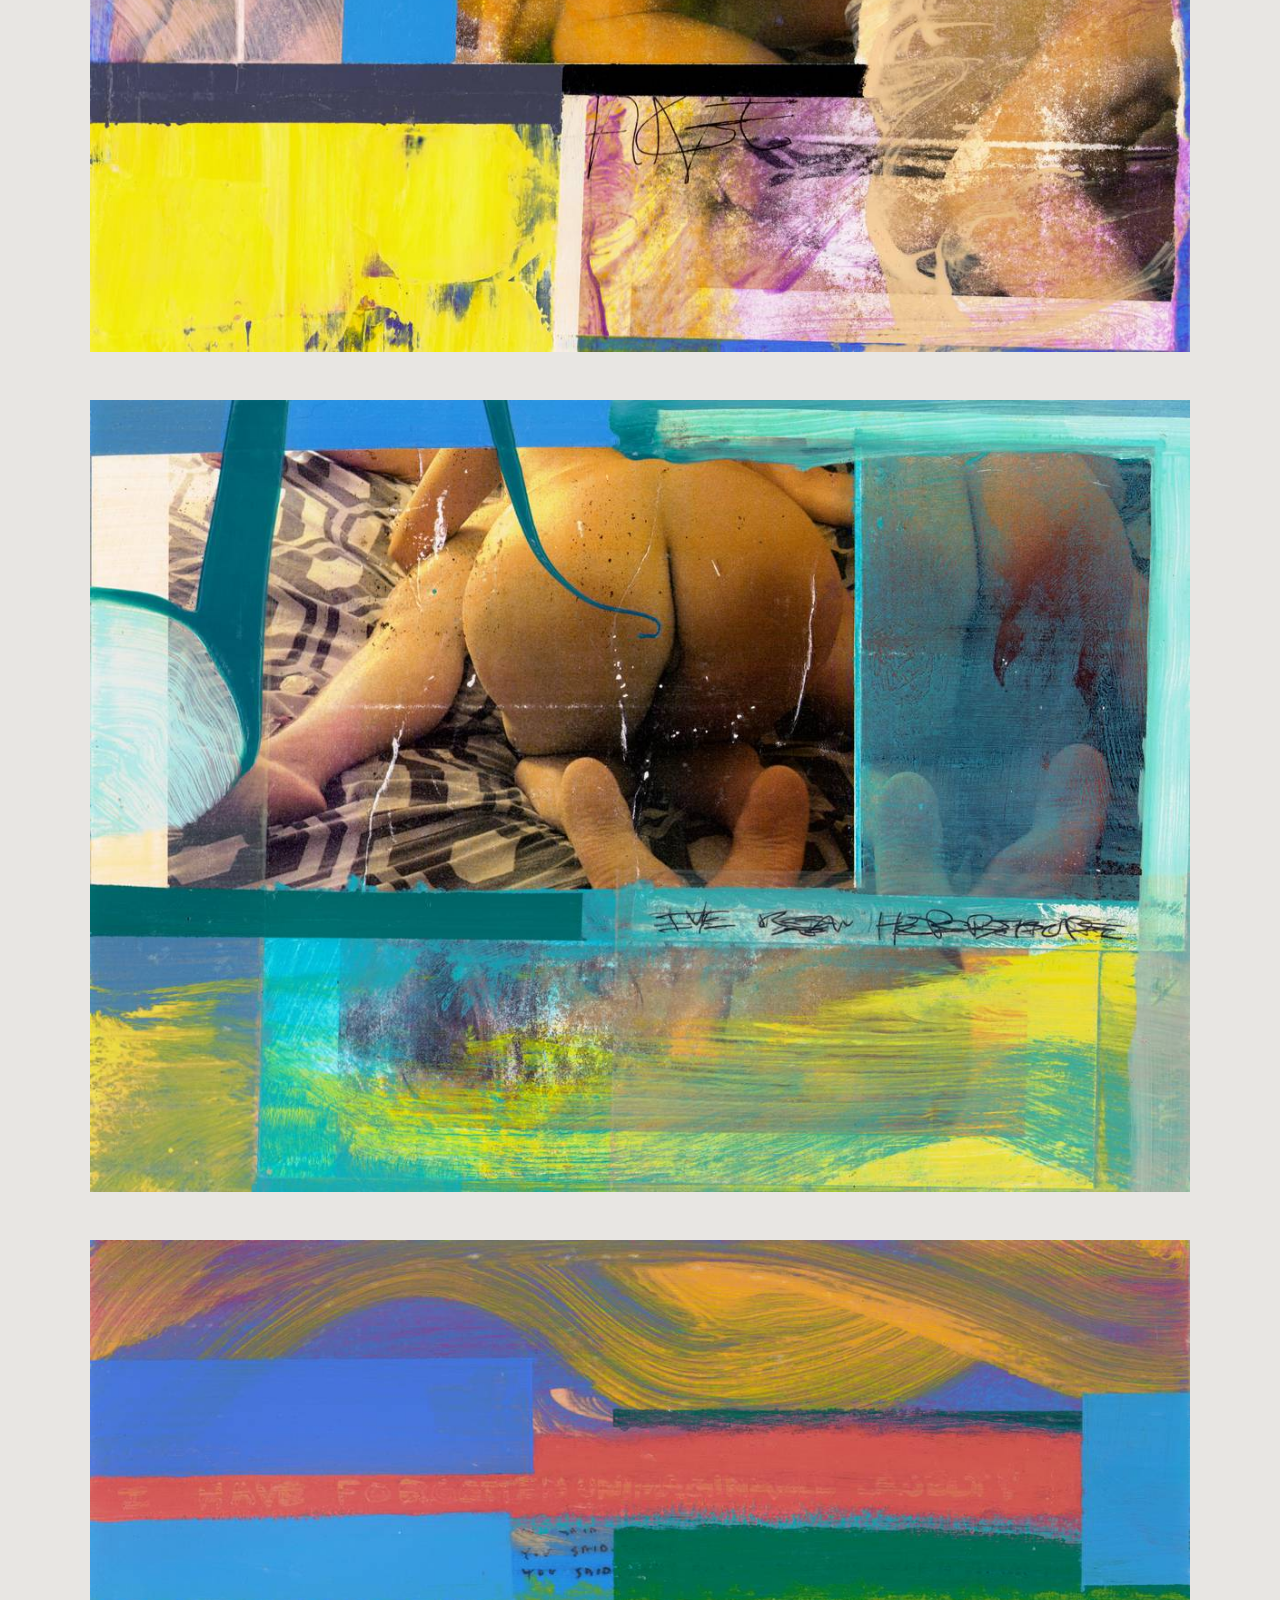
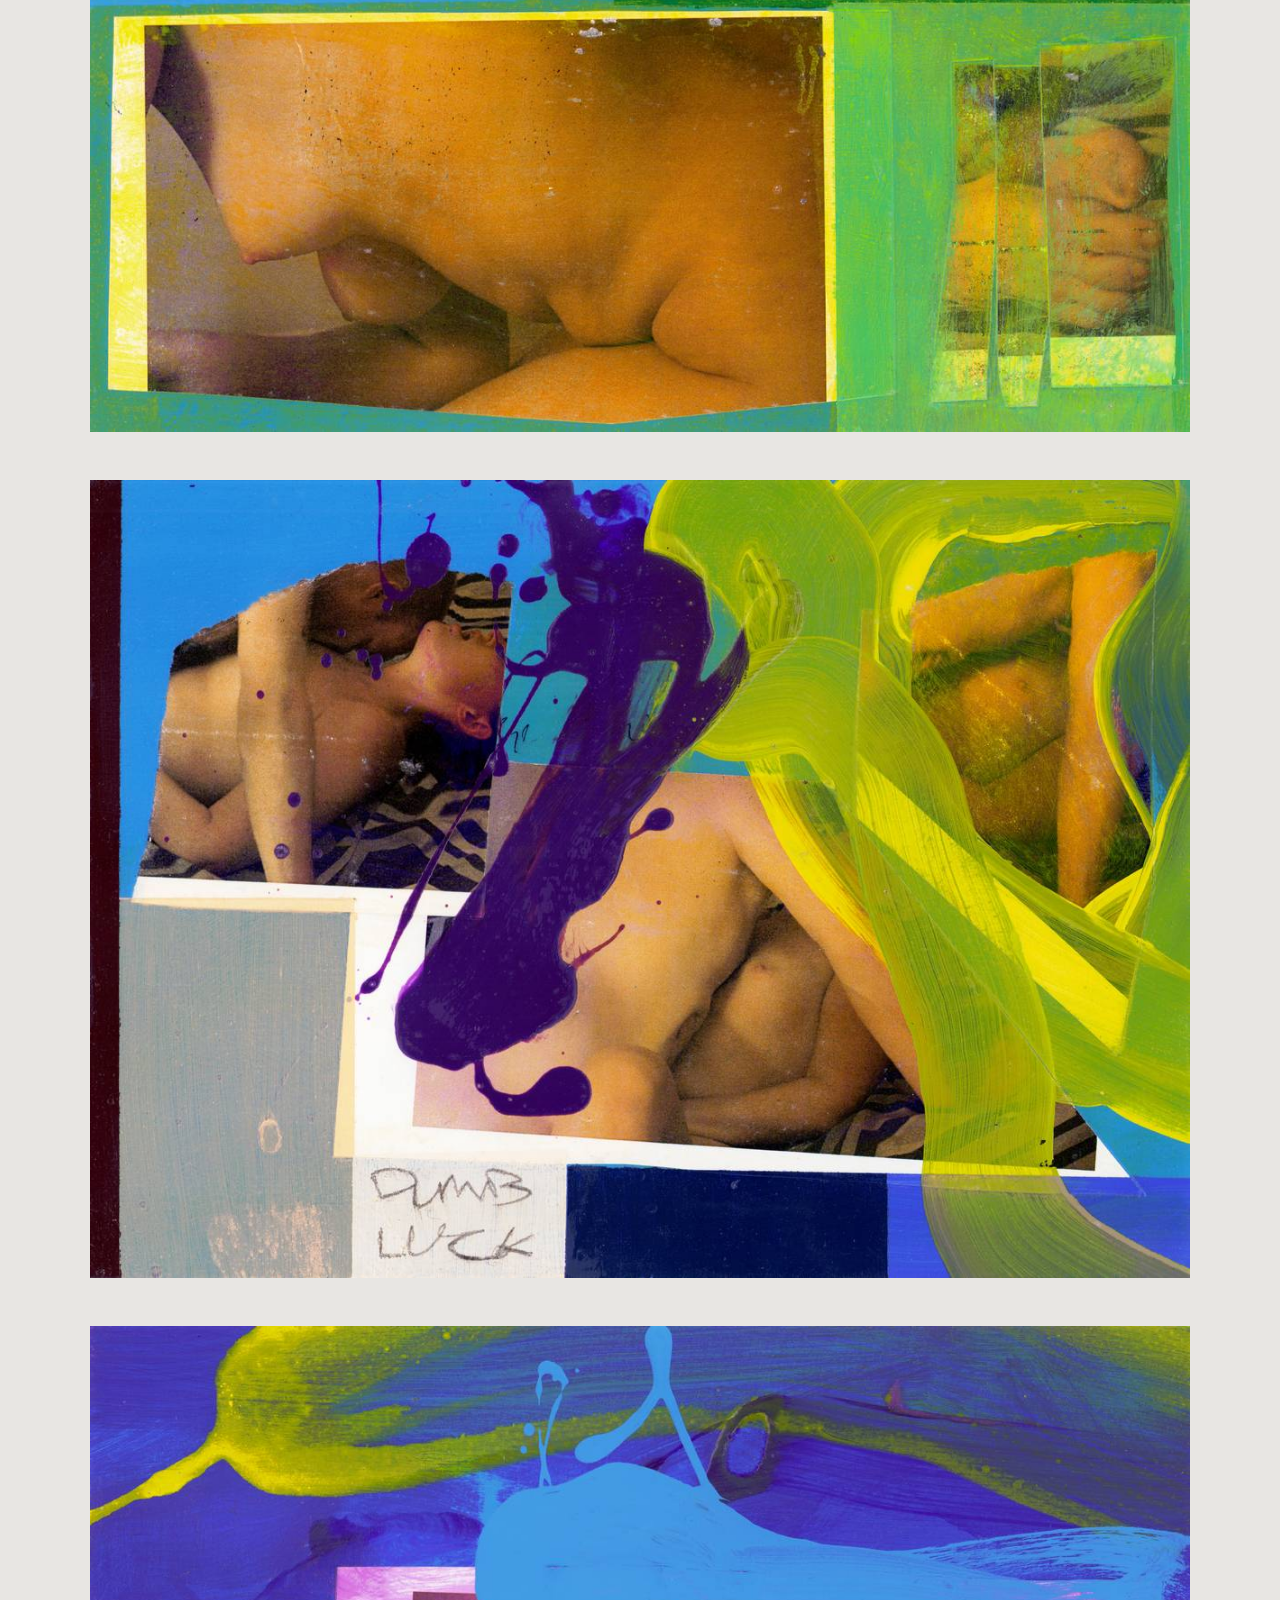
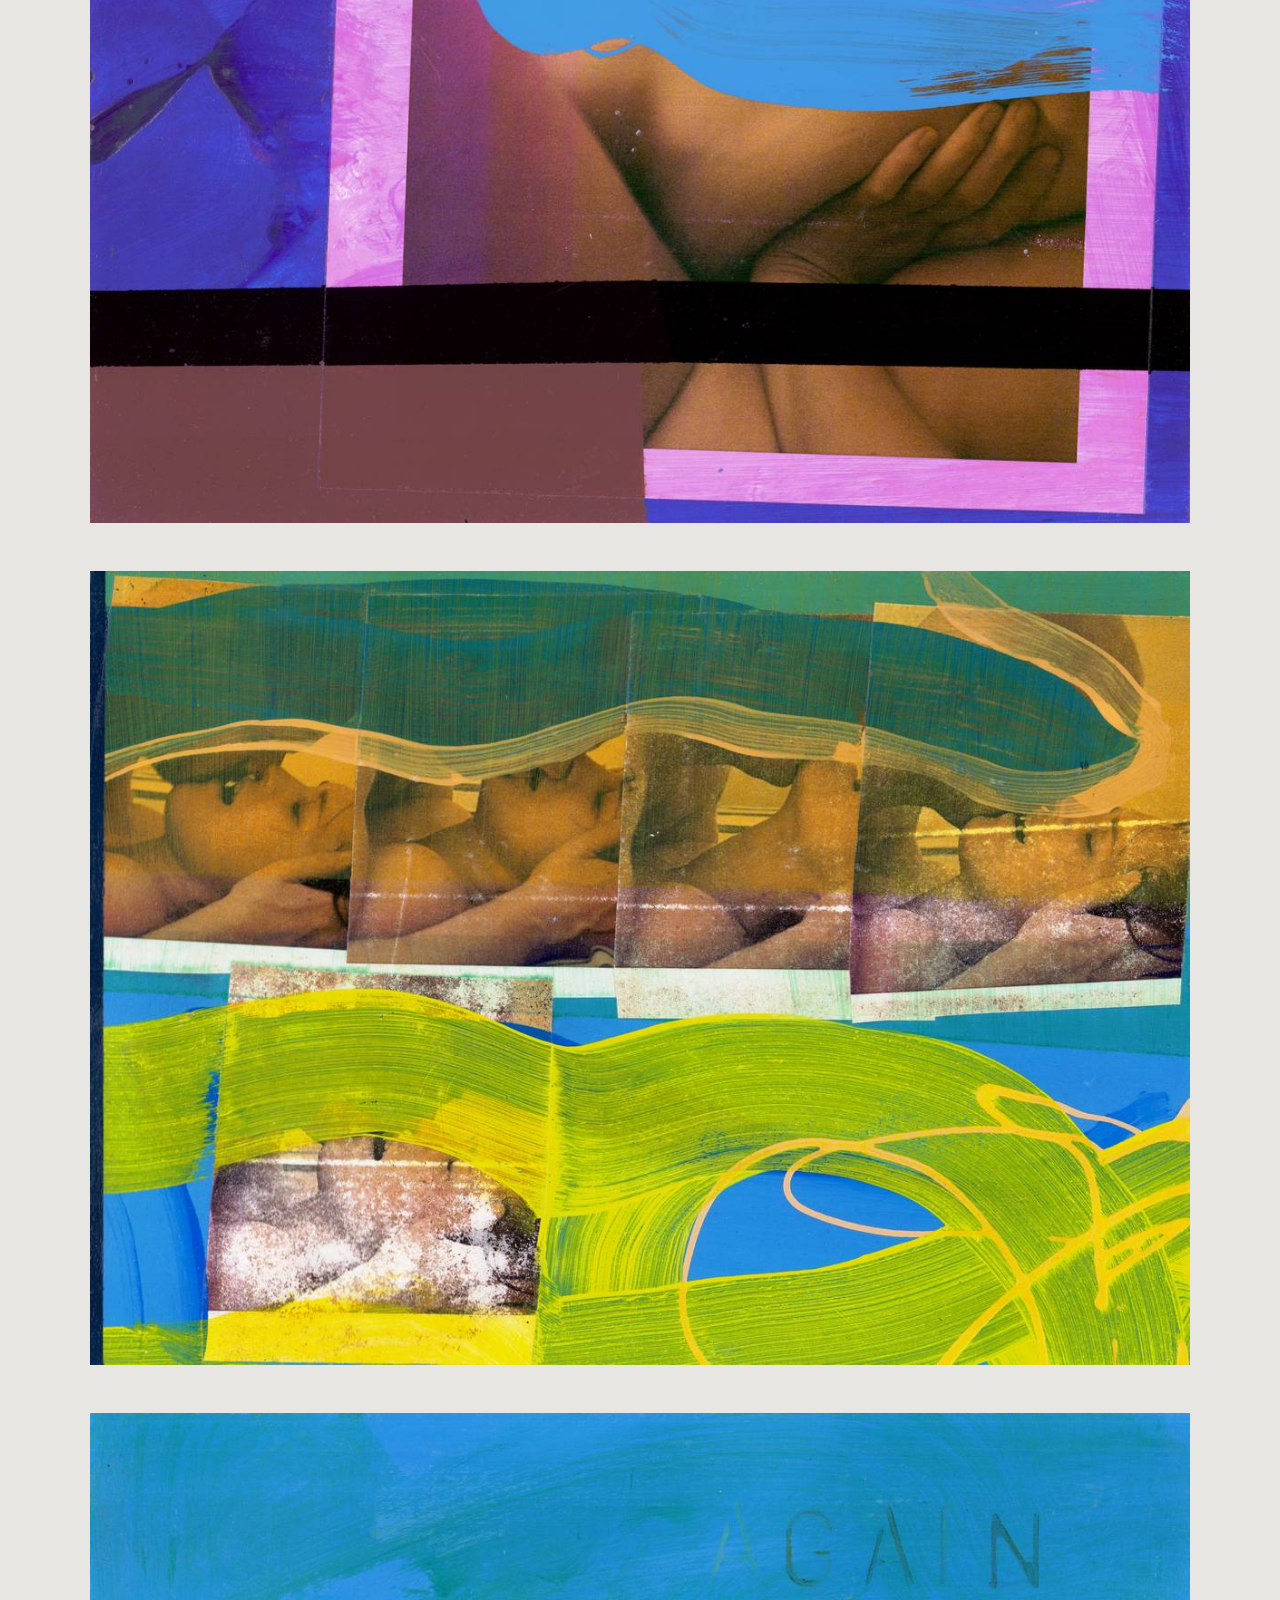
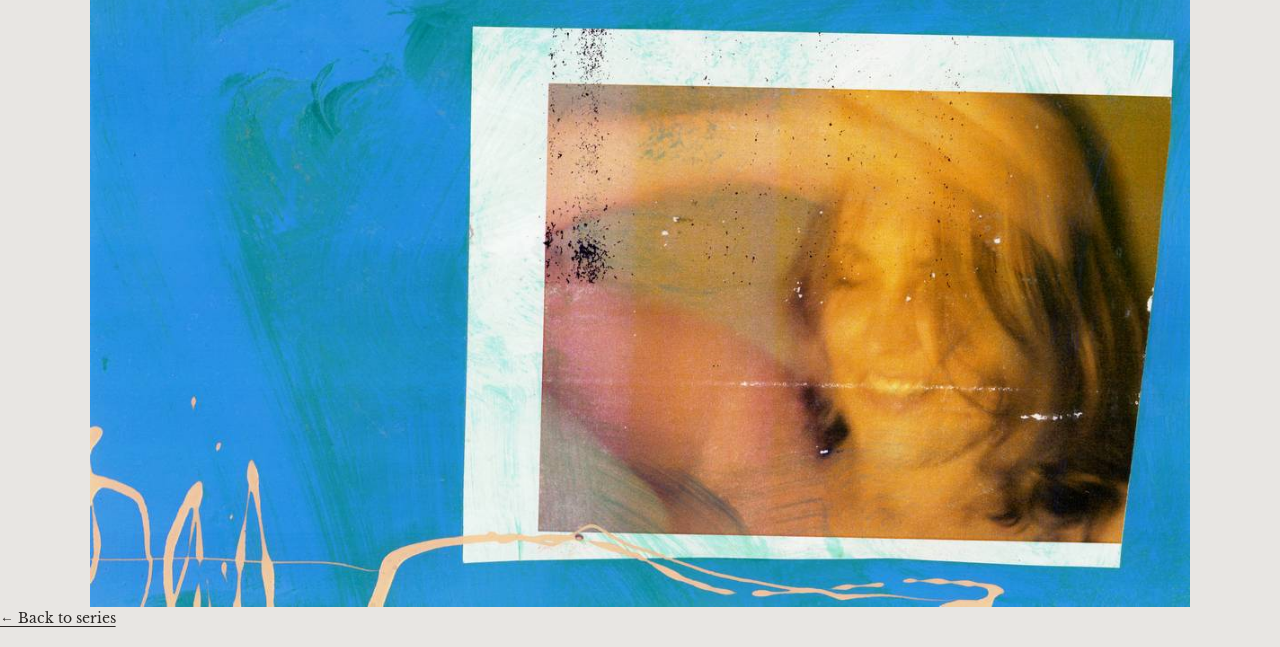
<file: docs/series/dumb-luck.html>
<!DOCTYPE html>
<html lang="en">
<head>
  <meta charset="utf-8">
  <meta name="viewport" content="width=device-width, initial-scale=1">
  <title>Dumb Luck — Holden Matarazzo</title>
  <meta name="description" content="Dumb Luck — Works by Holden Matarazzo">
  <link rel="stylesheet" href="../css/main.css">
  <link rel="icon" type="image/png" href="../Media/favicon.png">
</head>

<body>
  <div class="site-wrapper">
    
    <header class="site-header">
      <a href="../index.html"><h1>Holden Matarazzo</h1></a>
      <h2>Dumb Luck</h2>
    </header>

    <main class="gallery">
      <figure class="gallery-item"><a href="#img1"><img src="../artwork/dumb-luck/DUMBLUCK3.jpg" alt="Dumb Luck" loading="lazy"></a></figure>
      <figure class="gallery-item"><a href="#img2"><img src="../artwork/dumb-luck/DUMBLUCK4.jpg" alt="Dumb Luck" loading="lazy"></a></figure>
      <figure class="gallery-item"><a href="#img3"><img src="../artwork/dumb-luck/DUMBLUCK5.jpg" alt="Dumb Luck" loading="lazy"></a></figure>
      <figure class="gallery-item"><a href="#img4"><img src="../artwork/dumb-luck/DUMBLUCK6.jpg" alt="Dumb Luck" loading="lazy"></a></figure>
      <figure class="gallery-item"><a href="#img5"><img src="../artwork/dumb-luck/DUMBLUCK7.jpg" alt="Dumb Luck" loading="lazy"></a></figure>
      <figure class="gallery-item"><a href="#img6"><img src="../artwork/dumb-luck/DUMBLUCK8.jpg" alt="Dumb Luck" loading="lazy"></a></figure>
      <figure class="gallery-item"><a href="#img7"><img src="../artwork/dumb-luck/DUMBLUCK9.jpg" alt="Dumb Luck" loading="lazy"></a></figure>
      <figure class="gallery-item"><a href="#img8"><img src="../artwork/dumb-luck/DUMBLUCK10.jpg" alt="Dumb Luck" loading="lazy"></a></figure>
      <figure class="gallery-item"><a href="#img9"><img src="../artwork/dumb-luck/DUMBLUCK11.jpg" alt="Dumb Luck" loading="lazy"></a></figure>
      <figure class="gallery-item"><a href="#img10"><img src="../artwork/dumb-luck/DUMBLUCK12.jpg" alt="Dumb Luck" loading="lazy"></a></figure>
    </main>

    <footer class="site-footer">
      <p class="text-muted text-small"><a href="../index.html">← Back to series</a></p>
    </footer>

  </div>

  <!-- Lightboxes -->
  <div class="lightbox" id="img1">
    <a href="#" class="lightbox-close">×</a>
    <a href="#img10" class="lightbox-nav prev">‹</a>
    <div class="lightbox-inner">
      <img src="../artwork/dumb-luck/DUMBLUCK3.jpg" alt="Dumb Luck">
      <div class="lightbox-controls">
        <a href="../artwork/dumb-luck/DUMBLUCK3.jpg" download class="lightbox-btn">Download</a>
        <a href="../artwork/dumb-luck/DUMBLUCK3.jpg" target="_blank" class="lightbox-btn">Full Size</a>
        <span class="lightbox-counter">1 / 10</span>
      </div>
    </div>
    <a href="#img2" class="lightbox-nav next">›</a>
  </div>

  <div class="lightbox" id="img2">
    <a href="#" class="lightbox-close">×</a>
    <a href="#img1" class="lightbox-nav prev">‹</a>
    <div class="lightbox-inner">
      <img src="../artwork/dumb-luck/DUMBLUCK4.jpg" alt="Dumb Luck">
      <div class="lightbox-controls">
        <a href="../artwork/dumb-luck/DUMBLUCK4.jpg" download class="lightbox-btn">Download</a>
        <a href="../artwork/dumb-luck/DUMBLUCK4.jpg" target="_blank" class="lightbox-btn">Full Size</a>
        <span class="lightbox-counter">2 / 10</span>
      </div>
    </div>
    <a href="#img3" class="lightbox-nav next">›</a>
  </div>

  <div class="lightbox" id="img3">
    <a href="#" class="lightbox-close">×</a>
    <a href="#img2" class="lightbox-nav prev">‹</a>
    <div class="lightbox-inner">
      <img src="../artwork/dumb-luck/DUMBLUCK5.jpg" alt="Dumb Luck">
      <div class="lightbox-controls">
        <a href="../artwork/dumb-luck/DUMBLUCK5.jpg" download class="lightbox-btn">Download</a>
        <a href="../artwork/dumb-luck/DUMBLUCK5.jpg" target="_blank" class="lightbox-btn">Full Size</a>
        <span class="lightbox-counter">3 / 10</span>
      </div>
    </div>
    <a href="#img4" class="lightbox-nav next">›</a>
  </div>

  <div class="lightbox" id="img4">
    <a href="#" class="lightbox-close">×</a>
    <a href="#img3" class="lightbox-nav prev">‹</a>
    <div class="lightbox-inner">
      <img src="../artwork/dumb-luck/DUMBLUCK6.jpg" alt="Dumb Luck">
      <div class="lightbox-controls">
        <a href="../artwork/dumb-luck/DUMBLUCK6.jpg" download class="lightbox-btn">Download</a>
        <a href="../artwork/dumb-luck/DUMBLUCK6.jpg" target="_blank" class="lightbox-btn">Full Size</a>
        <span class="lightbox-counter">4 / 10</span>
      </div>
    </div>
    <a href="#img5" class="lightbox-nav next">›</a>
  </div>

  <div class="lightbox" id="img5">
    <a href="#" class="lightbox-close">×</a>
    <a href="#img4" class="lightbox-nav prev">‹</a>
    <div class="lightbox-inner">
      <img src="../artwork/dumb-luck/DUMBLUCK7.jpg" alt="Dumb Luck">
      <div class="lightbox-controls">
        <a href="../artwork/dumb-luck/DUMBLUCK7.jpg" download class="lightbox-btn">Download</a>
        <a href="../artwork/dumb-luck/DUMBLUCK7.jpg" target="_blank" class="lightbox-btn">Full Size</a>
        <span class="lightbox-counter">5 / 10</span>
      </div>
    </div>
    <a href="#img6" class="lightbox-nav next">›</a>
  </div>

  <div class="lightbox" id="img6">
    <a href="#" class="lightbox-close">×</a>
    <a href="#img5" class="lightbox-nav prev">‹</a>
    <div class="lightbox-inner">
      <img src="../artwork/dumb-luck/DUMBLUCK8.jpg" alt="Dumb Luck">
      <div class="lightbox-controls">
        <a href="../artwork/dumb-luck/DUMBLUCK8.jpg" download class="lightbox-btn">Download</a>
        <a href="../artwork/dumb-luck/DUMBLUCK8.jpg" target="_blank" class="lightbox-btn">Full Size</a>
        <span class="lightbox-counter">6 / 10</span>
      </div>
    </div>
    <a href="#img7" class="lightbox-nav next">›</a>
  </div>

  <div class="lightbox" id="img7">
    <a href="#" class="lightbox-close">×</a>
    <a href="#img6" class="lightbox-nav prev">‹</a>
    <div class="lightbox-inner">
      <img src="../artwork/dumb-luck/DUMBLUCK9.jpg" alt="Dumb Luck">
      <div class="lightbox-controls">
        <a href="../artwork/dumb-luck/DUMBLUCK9.jpg" download class="lightbox-btn">Download</a>
        <a href="../artwork/dumb-luck/DUMBLUCK9.jpg" target="_blank" class="lightbox-btn">Full Size</a>
        <span class="lightbox-counter">7 / 10</span>
      </div>
    </div>
    <a href="#img8" class="lightbox-nav next">›</a>
  </div>

  <div class="lightbox" id="img8">
    <a href="#" class="lightbox-close">×</a>
    <a href="#img7" class="lightbox-nav prev">‹</a>
    <div class="lightbox-inner">
      <img src="../artwork/dumb-luck/DUMBLUCK10.jpg" alt="Dumb Luck">
      <div class="lightbox-controls">
        <a href="../artwork/dumb-luck/DUMBLUCK10.jpg" download class="lightbox-btn">Download</a>
        <a href="../artwork/dumb-luck/DUMBLUCK10.jpg" target="_blank" class="lightbox-btn">Full Size</a>
        <span class="lightbox-counter">8 / 10</span>
      </div>
    </div>
    <a href="#img9" class="lightbox-nav next">›</a>
  </div>

  <div class="lightbox" id="img9">
    <a href="#" class="lightbox-close">×</a>
    <a href="#img8" class="lightbox-nav prev">‹</a>
    <div class="lightbox-inner">
      <img src="../artwork/dumb-luck/DUMBLUCK11.jpg" alt="Dumb Luck">
      <div class="lightbox-controls">
        <a href="../artwork/dumb-luck/DUMBLUCK11.jpg" download class="lightbox-btn">Download</a>
        <a href="../artwork/dumb-luck/DUMBLUCK11.jpg" target="_blank" class="lightbox-btn">Full Size</a>
        <span class="lightbox-counter">9 / 10</span>
      </div>
    </div>
    <a href="#img10" class="lightbox-nav next">›</a>
  </div>

  <div class="lightbox" id="img10">
    <a href="#" class="lightbox-close">×</a>
    <a href="#img9" class="lightbox-nav prev">‹</a>
    <div class="lightbox-inner">
      <img src="../artwork/dumb-luck/DUMBLUCK12.jpg" alt="Dumb Luck">
      <div class="lightbox-controls">
        <a href="../artwork/dumb-luck/DUMBLUCK12.jpg" download class="lightbox-btn">Download</a>
        <a href="../artwork/dumb-luck/DUMBLUCK12.jpg" target="_blank" class="lightbox-btn">Full Size</a>
        <span class="lightbox-counter">10 / 10</span>
      </div>
    </div>
    <a href="#img1" class="lightbox-nav next">›</a>
  </div>

</body>
</html>
</file>
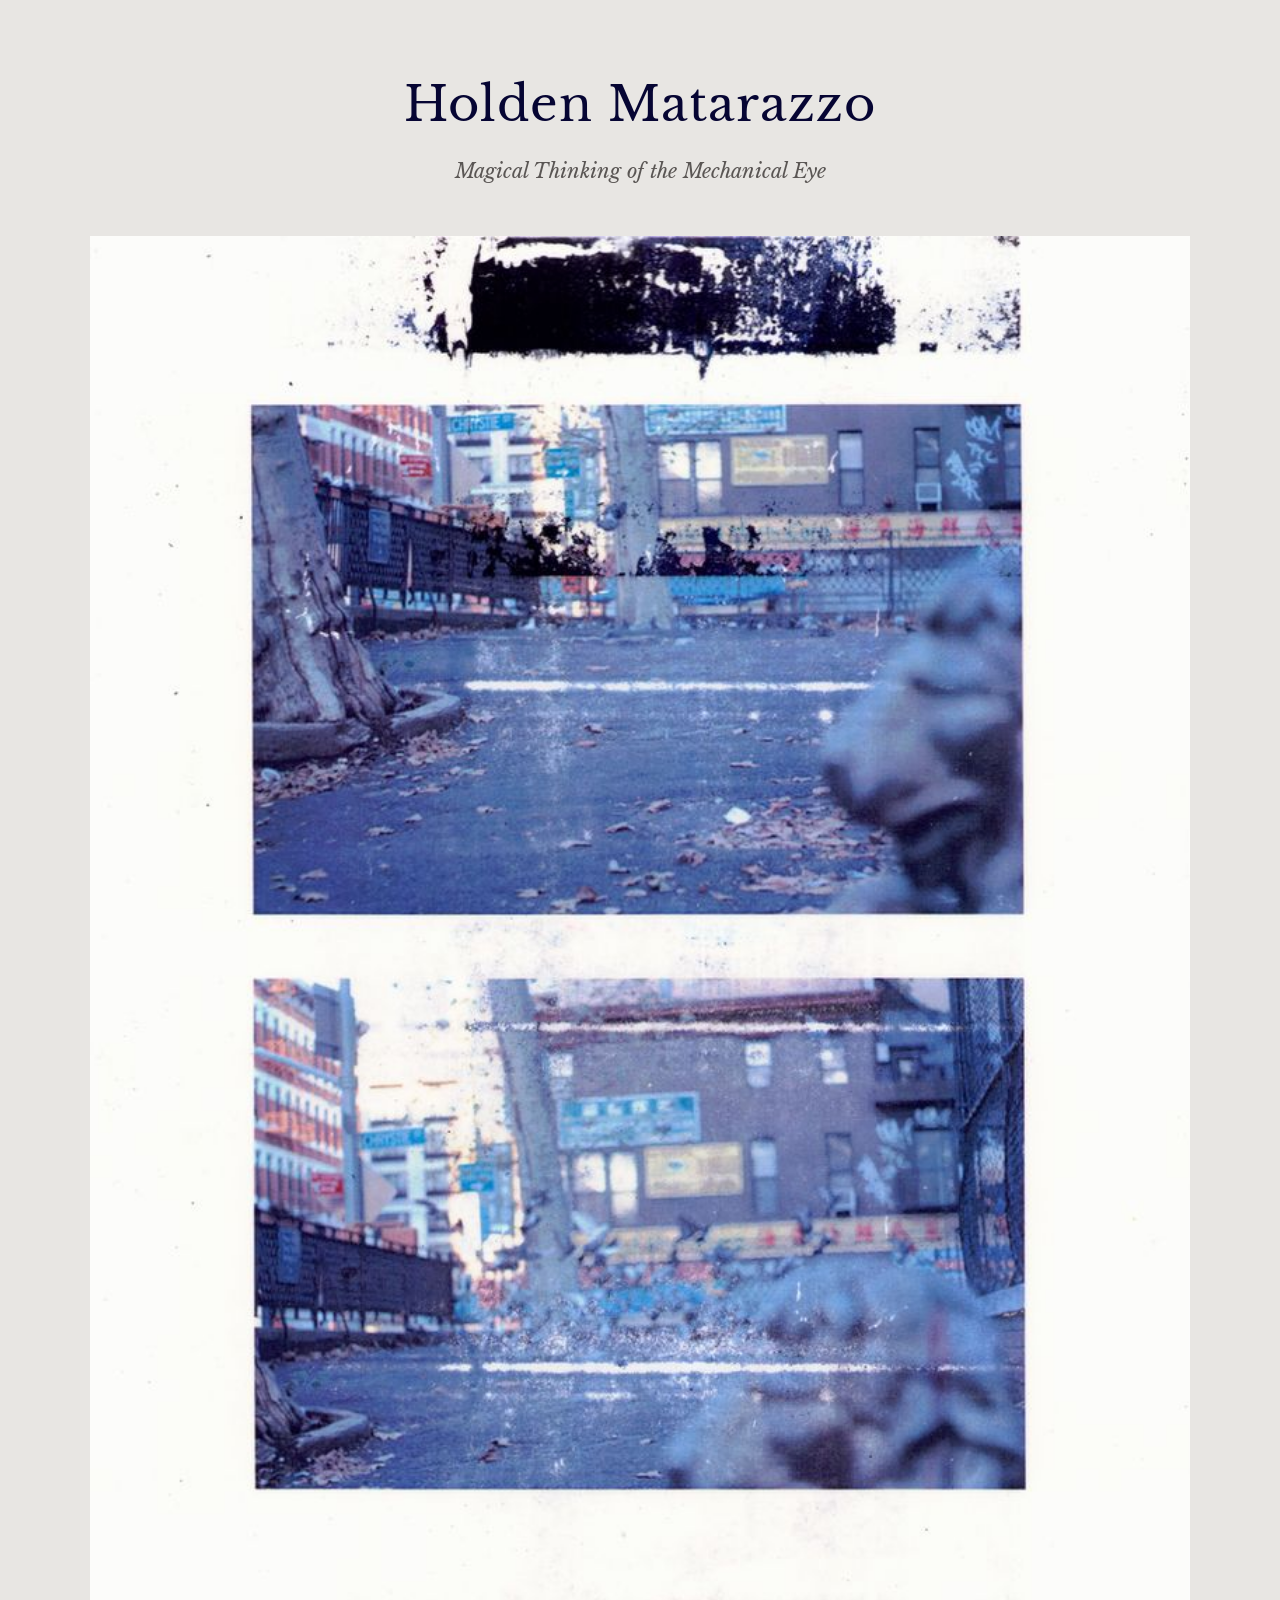
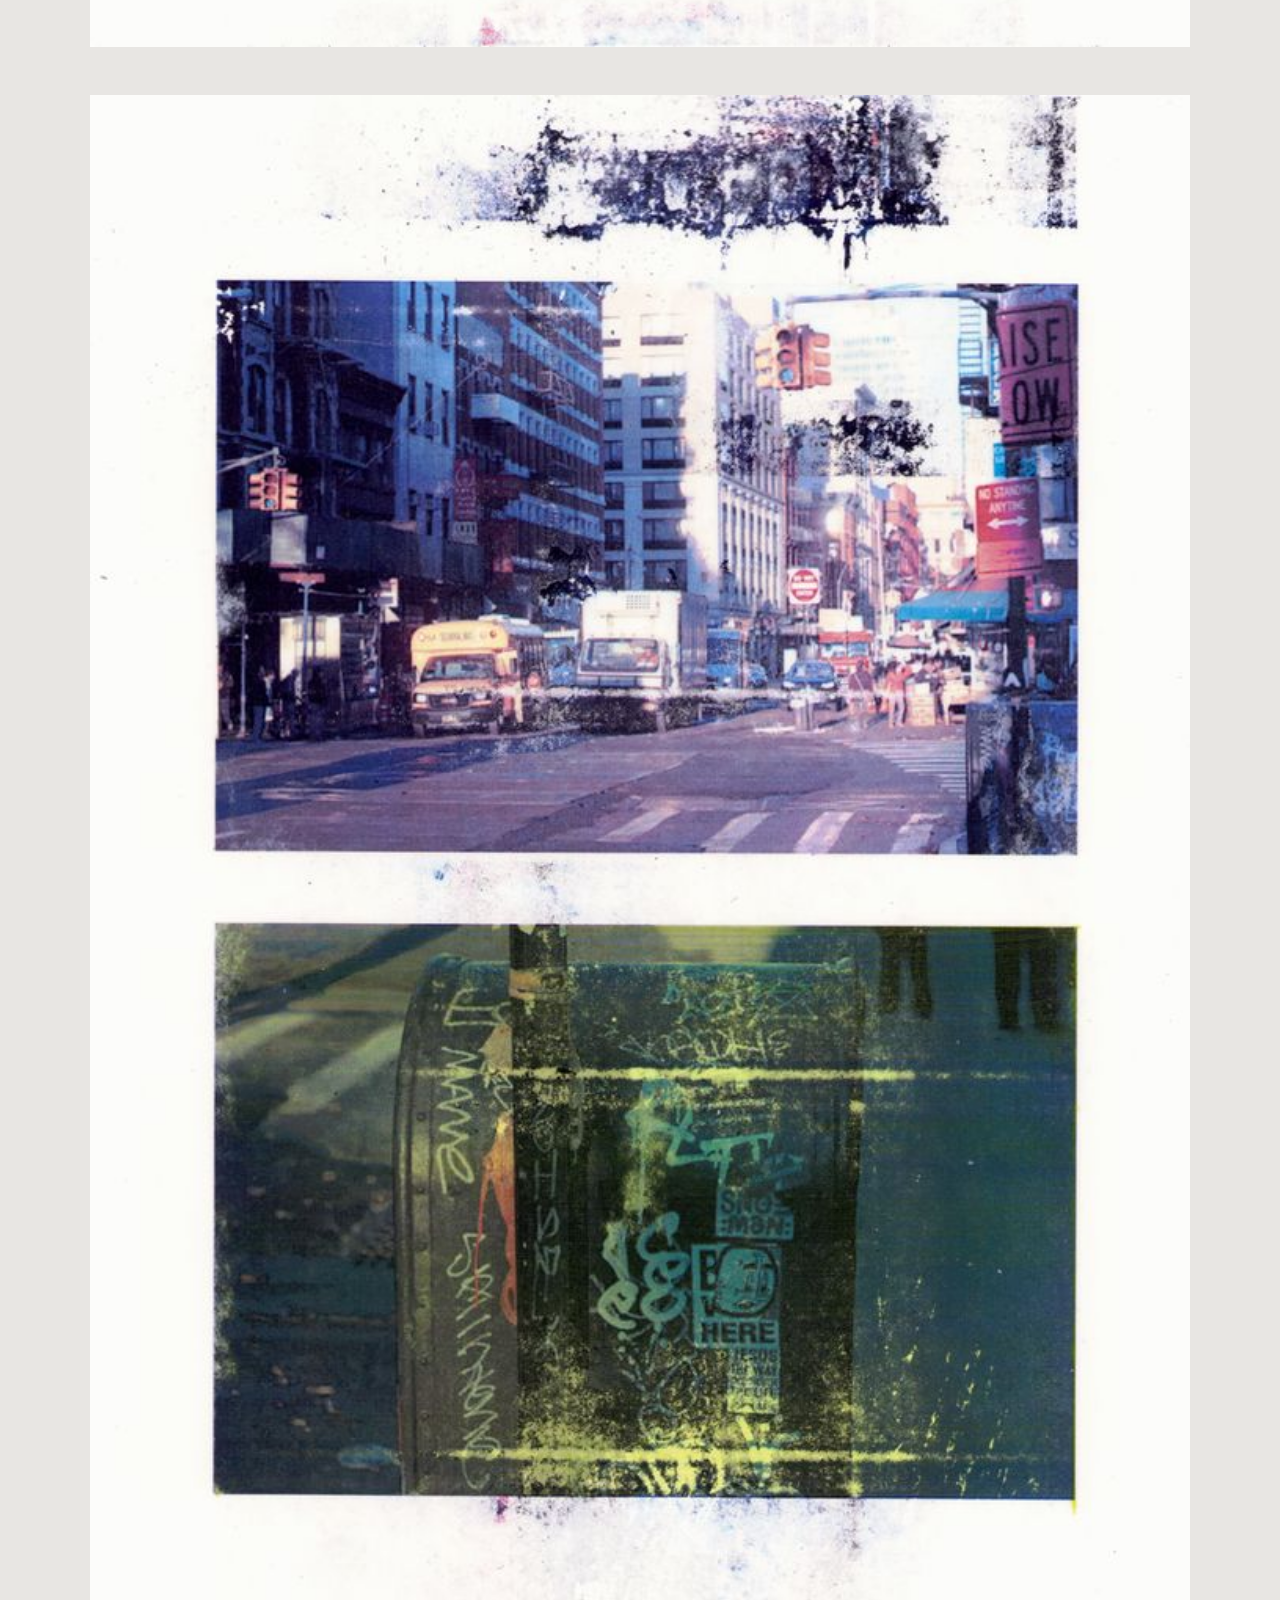
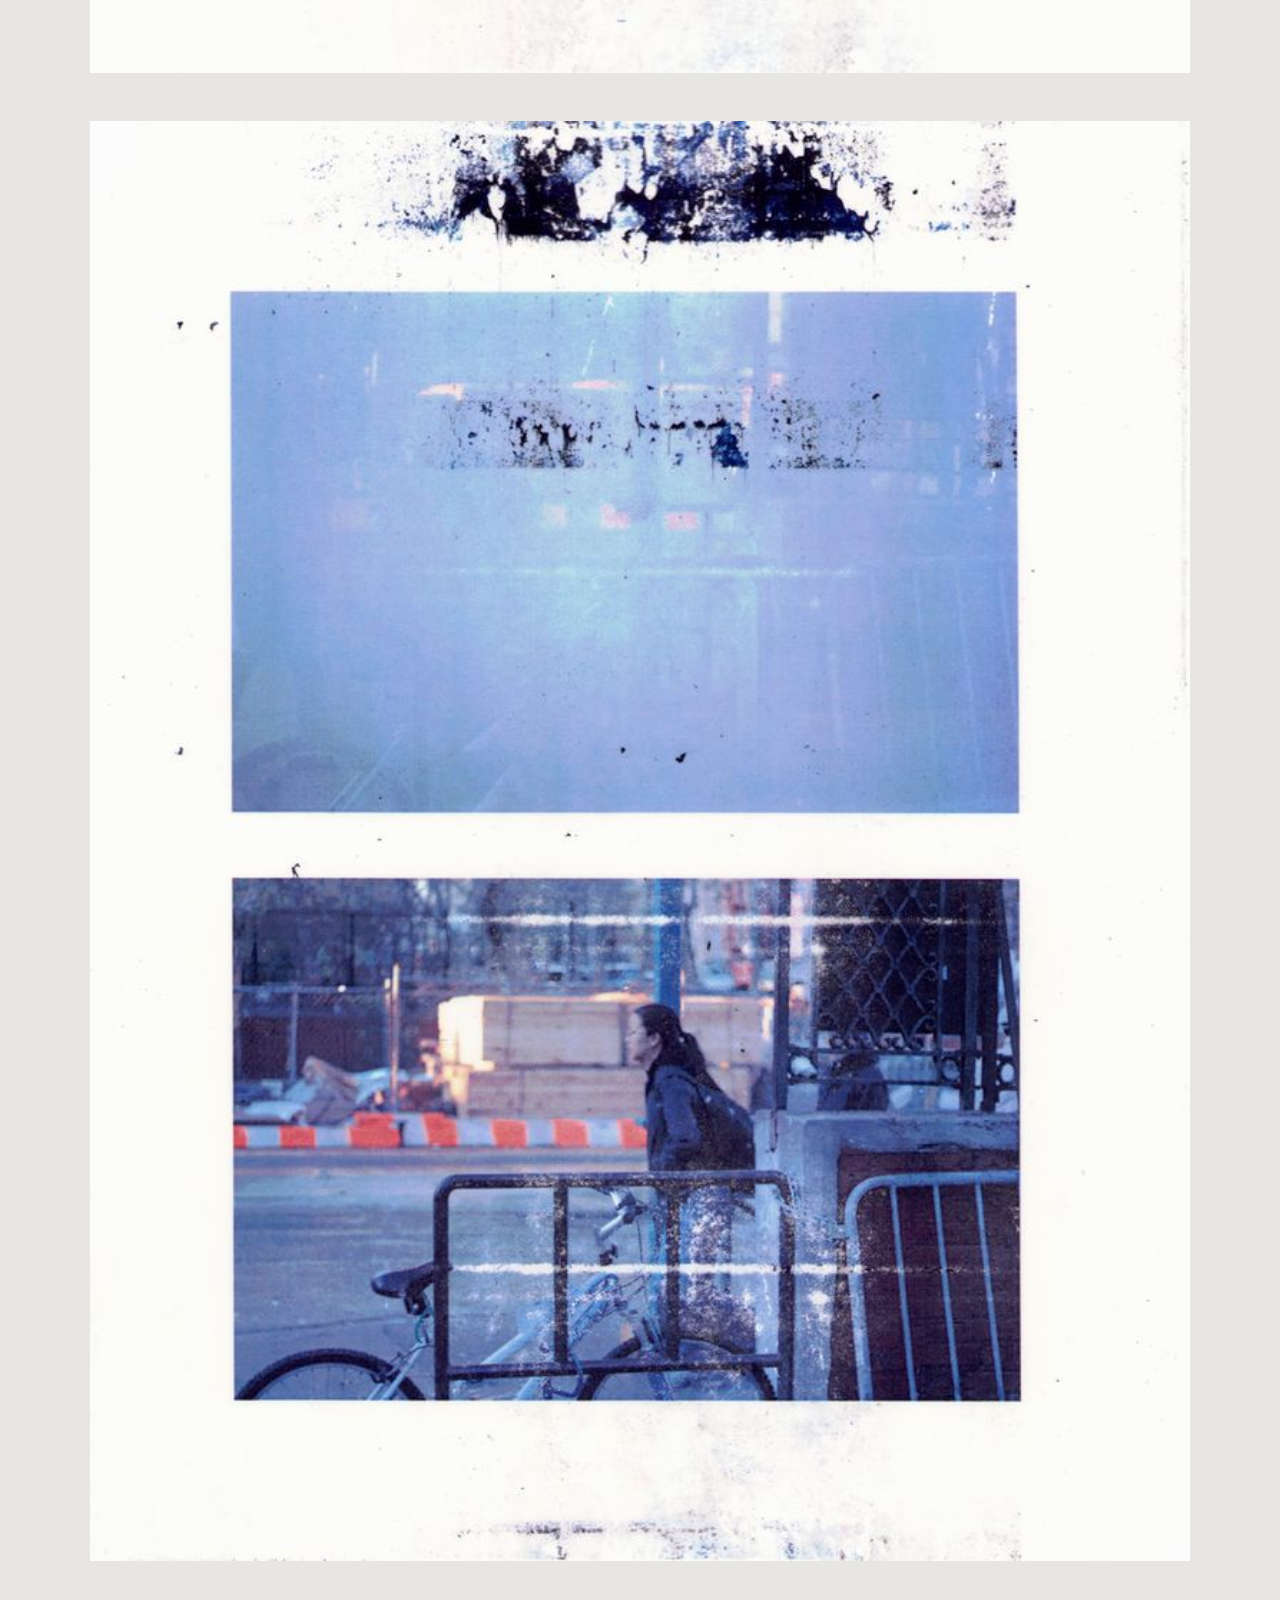
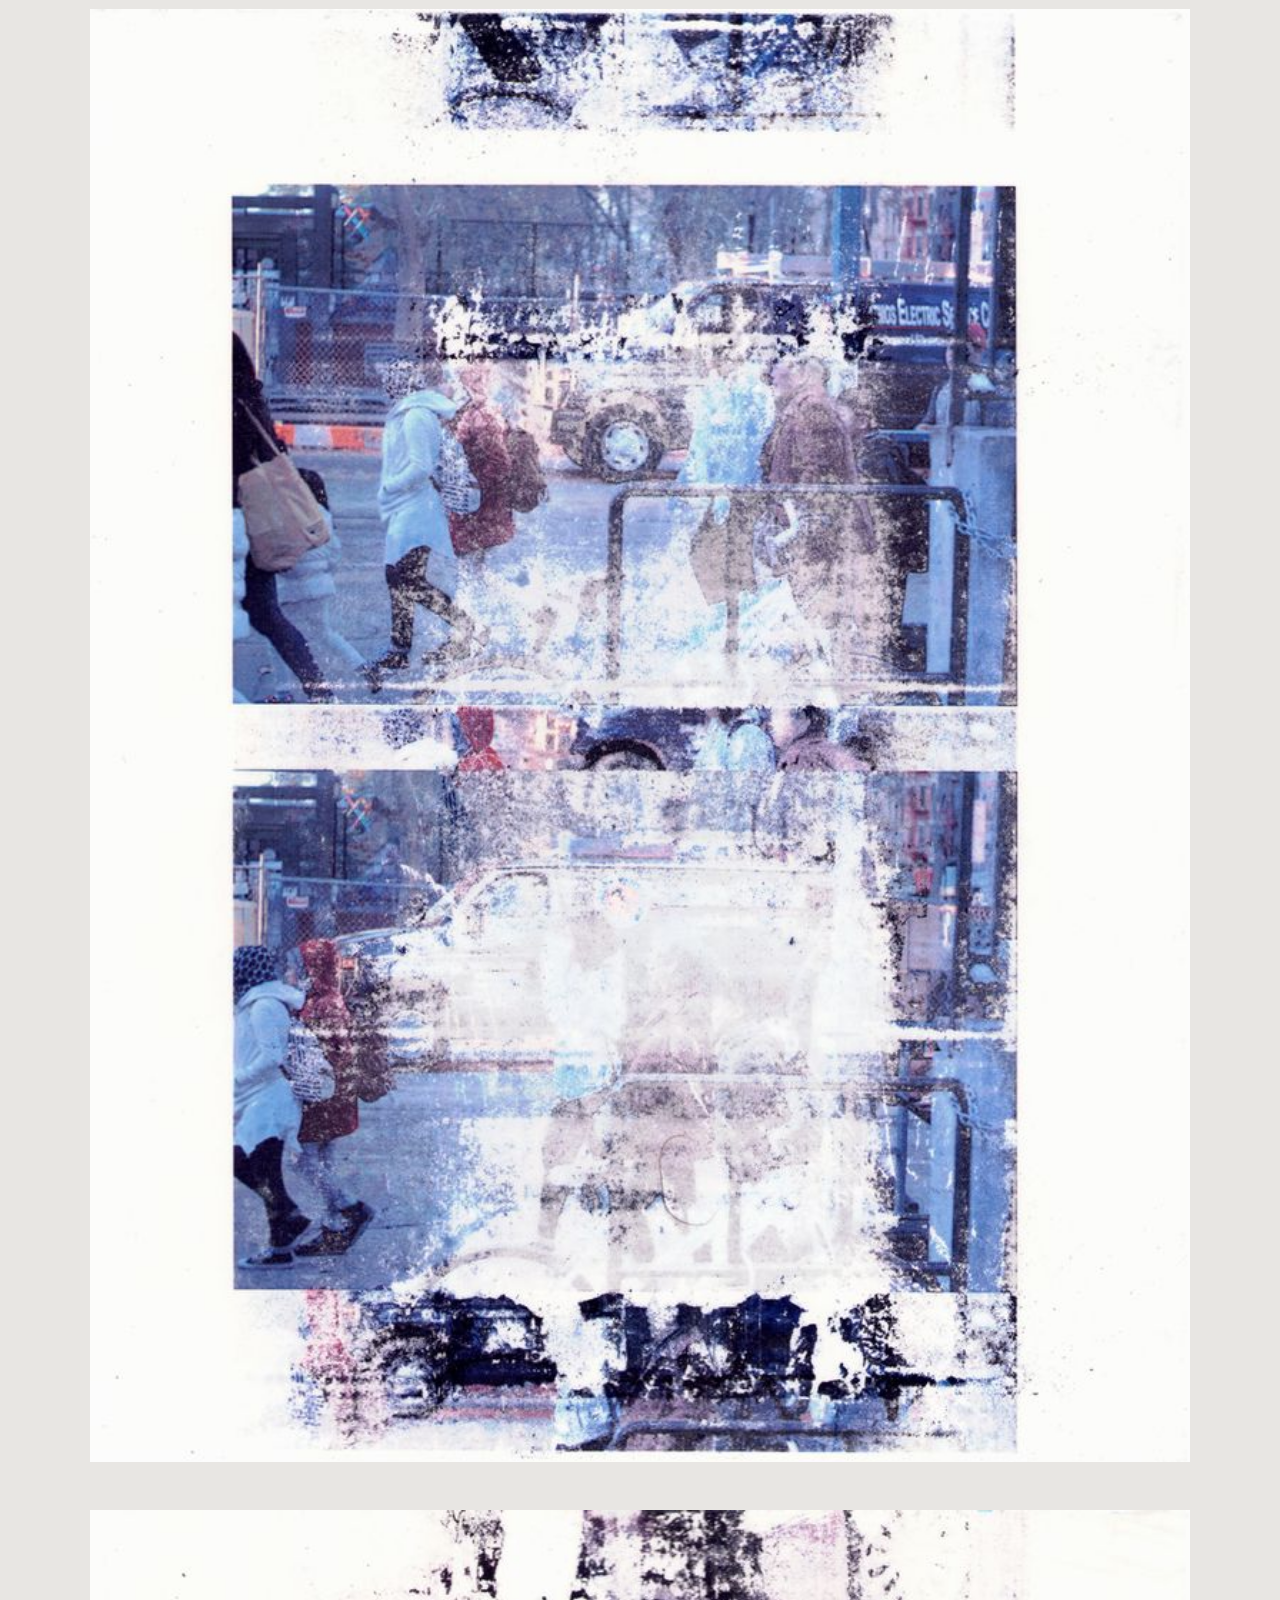
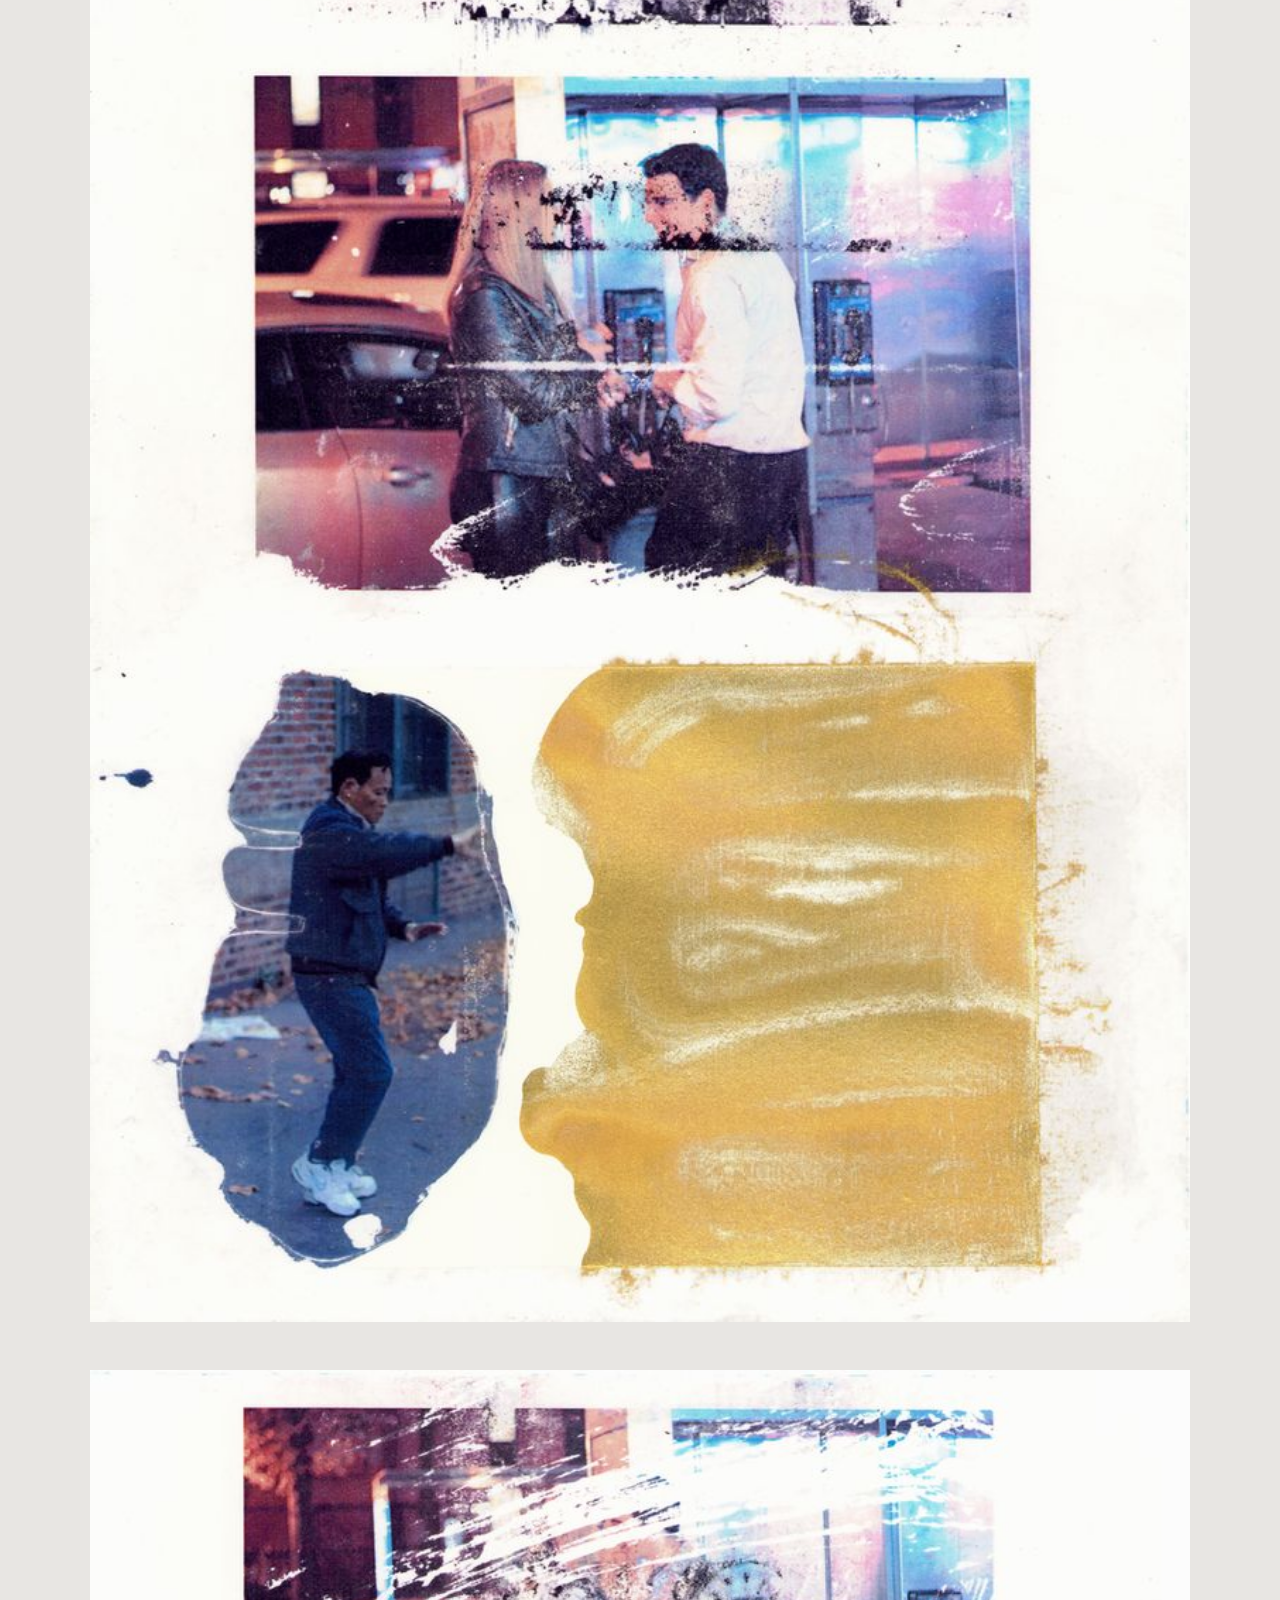
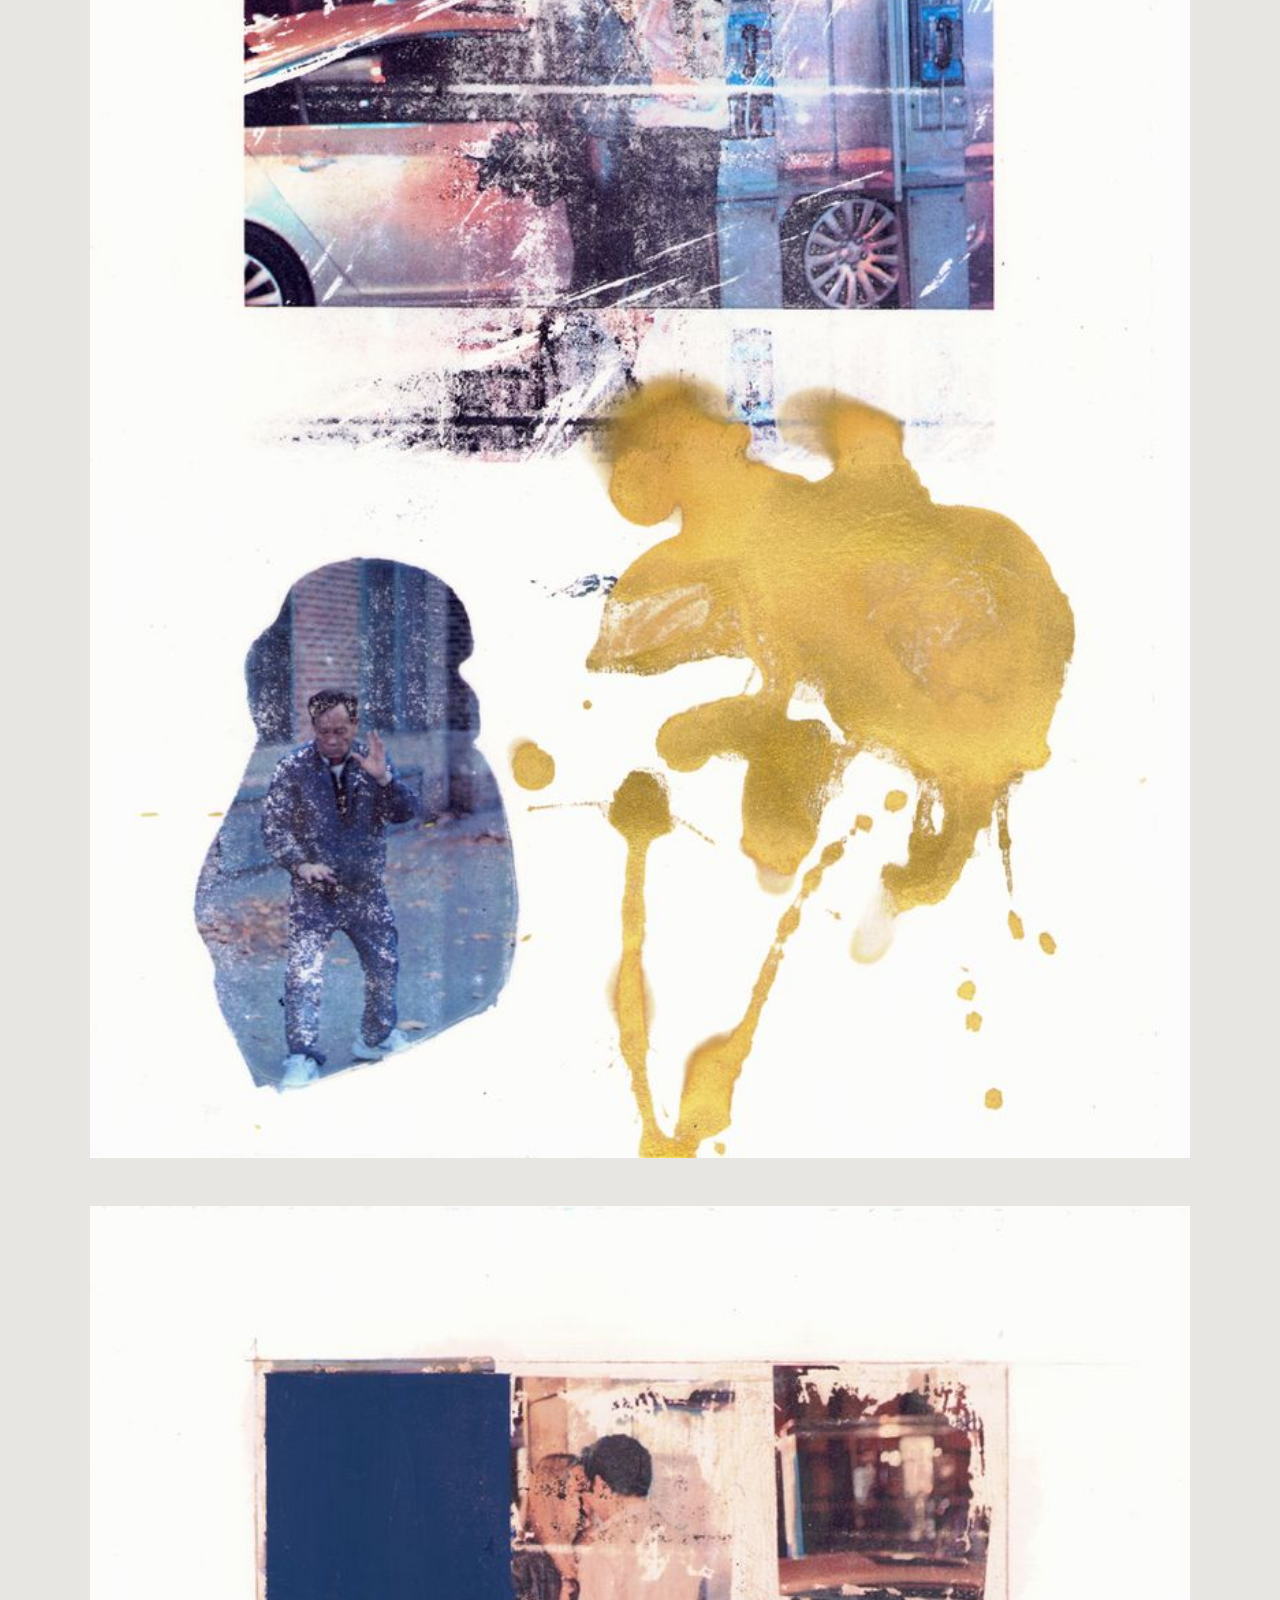
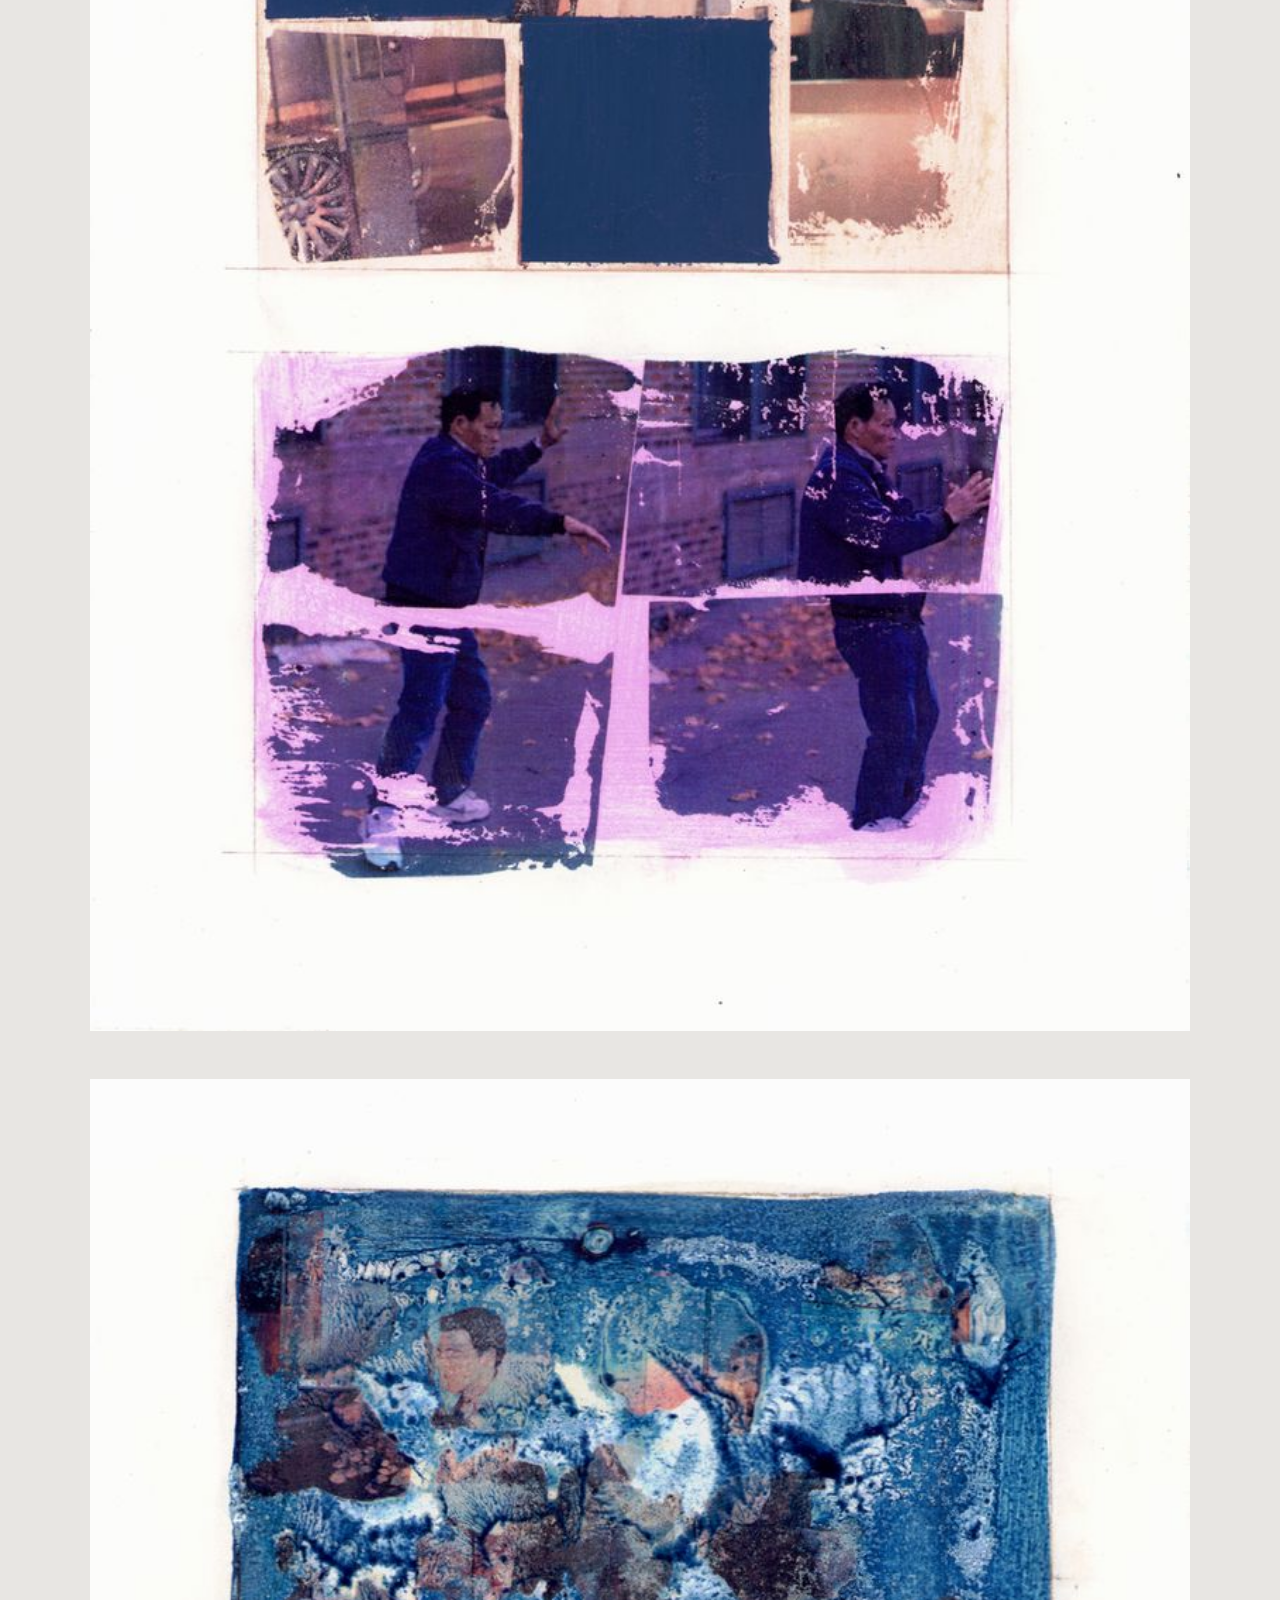
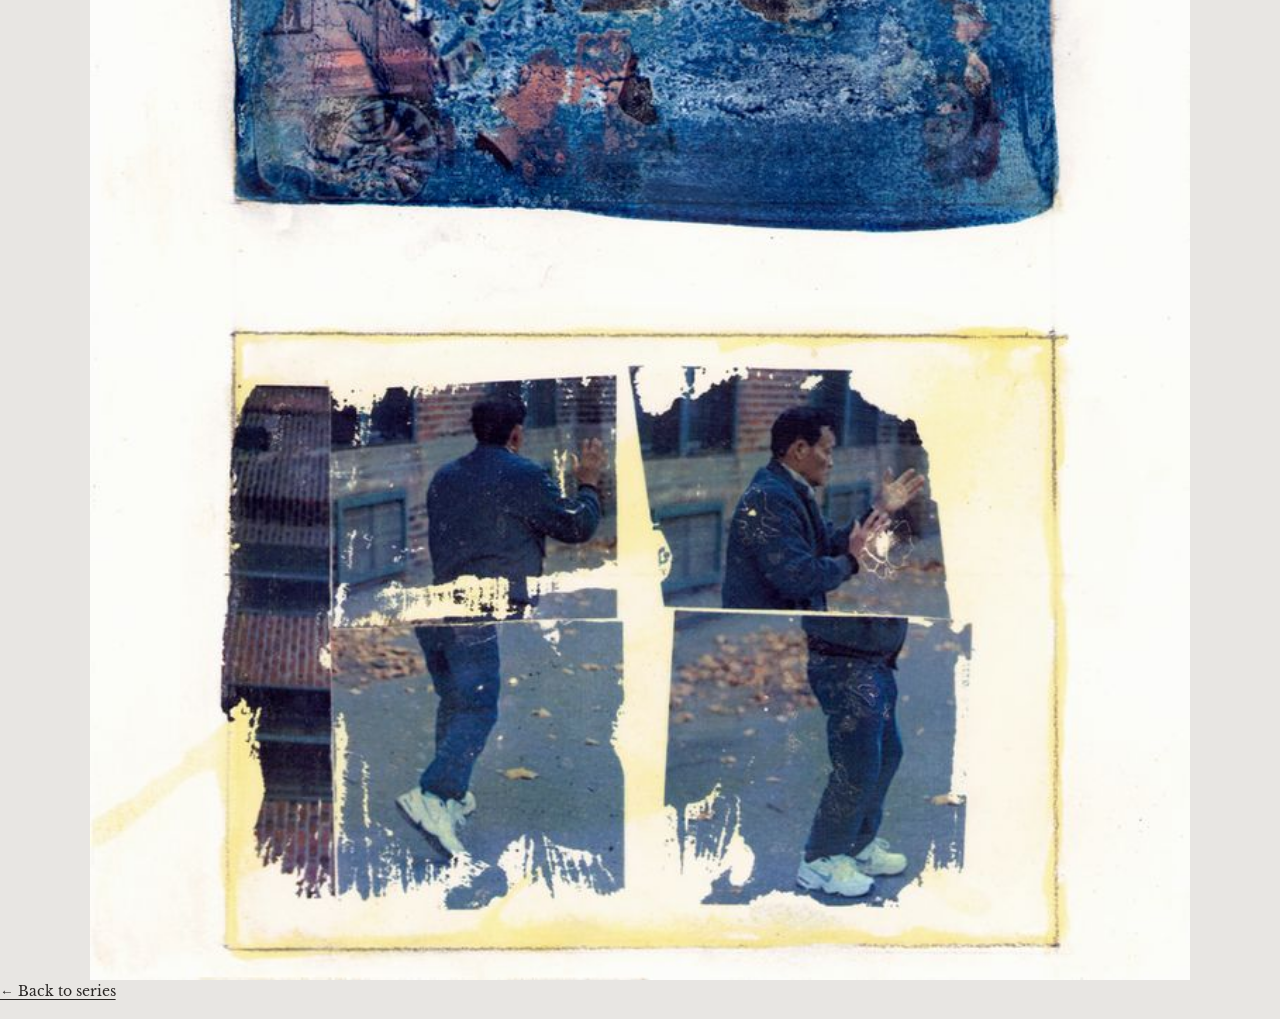
<file: docs/series/magical-thinking.html>
<!DOCTYPE html>
<html lang="en">
<head>
  <meta charset="utf-8">
  <meta name="viewport" content="width=device-width, initial-scale=1">
  <title>Magical Thinking of the Mechanical Eye — Holden Matarazzo</title>
  <meta name="description" content="Magical Thinking of the Mechanical Eye — Works by Holden Matarazzo">
  <link rel="stylesheet" href="../css/main.css">
  <link rel="icon" type="image/png" href="../Media/favicon.png">
</head>

<body>
  <div class="site-wrapper">
    
    <header class="site-header">
      <a href="../index.html"><h1>Holden Matarazzo</h1></a>
      <h2>Magical Thinking of the Mechanical Eye</h2>
    </header>

    <main class="gallery">
      <figure class="gallery-item"><a href="#img1"><img src="../artwork/magical-thinking/MAGICALTHINKING1.jpg" alt="Magical Thinking of the Mechanical Eye" loading="lazy"></a></figure>
      <figure class="gallery-item"><a href="#img2"><img src="../artwork/magical-thinking/MAGICALTHINKING2.jpg" alt="Magical Thinking of the Mechanical Eye" loading="lazy"></a></figure>
      <figure class="gallery-item"><a href="#img3"><img src="../artwork/magical-thinking/MAGICALTHINKING3.jpg" alt="Magical Thinking of the Mechanical Eye" loading="lazy"></a></figure>
      <figure class="gallery-item"><a href="#img4"><img src="../artwork/magical-thinking/MAGICALTHINKING4.jpg" alt="Magical Thinking of the Mechanical Eye" loading="lazy"></a></figure>
      <figure class="gallery-item"><a href="#img5"><img src="../artwork/magical-thinking/MAGICALTHINKING5.jpg" alt="Magical Thinking of the Mechanical Eye" loading="lazy"></a></figure>
      <figure class="gallery-item"><a href="#img6"><img src="../artwork/magical-thinking/MAGICALTHINKING6.jpg" alt="Magical Thinking of the Mechanical Eye" loading="lazy"></a></figure>
      <figure class="gallery-item"><a href="#img7"><img src="../artwork/magical-thinking/MAGICALTHINKING7.jpg" alt="Magical Thinking of the Mechanical Eye" loading="lazy"></a></figure>
      <figure class="gallery-item"><a href="#img8"><img src="../artwork/magical-thinking/MAGICALTHINKING8.jpg" alt="Magical Thinking of the Mechanical Eye" loading="lazy"></a></figure>
    </main>

    <footer class="site-footer">
      <p class="text-muted text-small"><a href="../index.html">← Back to series</a></p>
    </footer>

  </div>

  <!-- Lightboxes -->
  <div class="lightbox" id="img1">
    <a href="#" class="lightbox-close">×</a>
    <a href="#img8" class="lightbox-nav prev">‹</a>
    <div class="lightbox-inner">
      <img src="../artwork/magical-thinking/MAGICALTHINKING1.jpg" alt="Magical Thinking of the Mechanical Eye">
      <div class="lightbox-controls">
        <a href="../artwork/magical-thinking/MAGICALTHINKING1.jpg" download class="lightbox-btn">Download</a>
        <a href="../artwork/magical-thinking/MAGICALTHINKING1.jpg" target="_blank" class="lightbox-btn">Full Size</a>
        <span class="lightbox-counter">1 / 8</span>
      </div>
    </div>
    <a href="#img2" class="lightbox-nav next">›</a>
  </div>

  <div class="lightbox" id="img2">
    <a href="#" class="lightbox-close">×</a>
    <a href="#img1" class="lightbox-nav prev">‹</a>
    <div class="lightbox-inner">
      <img src="../artwork/magical-thinking/MAGICALTHINKING2.jpg" alt="Magical Thinking of the Mechanical Eye">
      <div class="lightbox-controls">
        <a href="../artwork/magical-thinking/MAGICALTHINKING2.jpg" download class="lightbox-btn">Download</a>
        <a href="../artwork/magical-thinking/MAGICALTHINKING2.jpg" target="_blank" class="lightbox-btn">Full Size</a>
        <span class="lightbox-counter">2 / 8</span>
      </div>
    </div>
    <a href="#img3" class="lightbox-nav next">›</a>
  </div>

  <div class="lightbox" id="img3">
    <a href="#" class="lightbox-close">×</a>
    <a href="#img2" class="lightbox-nav prev">‹</a>
    <div class="lightbox-inner">
      <img src="../artwork/magical-thinking/MAGICALTHINKING3.jpg" alt="Magical Thinking of the Mechanical Eye">
      <div class="lightbox-controls">
        <a href="../artwork/magical-thinking/MAGICALTHINKING3.jpg" download class="lightbox-btn">Download</a>
        <a href="../artwork/magical-thinking/MAGICALTHINKING3.jpg" target="_blank" class="lightbox-btn">Full Size</a>
        <span class="lightbox-counter">3 / 8</span>
      </div>
    </div>
    <a href="#img4" class="lightbox-nav next">›</a>
  </div>

  <div class="lightbox" id="img4">
    <a href="#" class="lightbox-close">×</a>
    <a href="#img3" class="lightbox-nav prev">‹</a>
    <div class="lightbox-inner">
      <img src="../artwork/magical-thinking/MAGICALTHINKING4.jpg" alt="Magical Thinking of the Mechanical Eye">
      <div class="lightbox-controls">
        <a href="../artwork/magical-thinking/MAGICALTHINKING4.jpg" download class="lightbox-btn">Download</a>
        <a href="../artwork/magical-thinking/MAGICALTHINKING4.jpg" target="_blank" class="lightbox-btn">Full Size</a>
        <span class="lightbox-counter">4 / 8</span>
      </div>
    </div>
    <a href="#img5" class="lightbox-nav next">›</a>
  </div>

  <div class="lightbox" id="img5">
    <a href="#" class="lightbox-close">×</a>
    <a href="#img4" class="lightbox-nav prev">‹</a>
    <div class="lightbox-inner">
      <img src="../artwork/magical-thinking/MAGICALTHINKING5.jpg" alt="Magical Thinking of the Mechanical Eye">
      <div class="lightbox-controls">
        <a href="../artwork/magical-thinking/MAGICALTHINKING5.jpg" download class="lightbox-btn">Download</a>
        <a href="../artwork/magical-thinking/MAGICALTHINKING5.jpg" target="_blank" class="lightbox-btn">Full Size</a>
        <span class="lightbox-counter">5 / 8</span>
      </div>
    </div>
    <a href="#img6" class="lightbox-nav next">›</a>
  </div>

  <div class="lightbox" id="img6">
    <a href="#" class="lightbox-close">×</a>
    <a href="#img5" class="lightbox-nav prev">‹</a>
    <div class="lightbox-inner">
      <img src="../artwork/magical-thinking/MAGICALTHINKING6.jpg" alt="Magical Thinking of the Mechanical Eye">
      <div class="lightbox-controls">
        <a href="../artwork/magical-thinking/MAGICALTHINKING6.jpg" download class="lightbox-btn">Download</a>
        <a href="../artwork/magical-thinking/MAGICALTHINKING6.jpg" target="_blank" class="lightbox-btn">Full Size</a>
        <span class="lightbox-counter">6 / 8</span>
      </div>
    </div>
    <a href="#img7" class="lightbox-nav next">›</a>
  </div>

  <div class="lightbox" id="img7">
    <a href="#" class="lightbox-close">×</a>
    <a href="#img6" class="lightbox-nav prev">‹</a>
    <div class="lightbox-inner">
      <img src="../artwork/magical-thinking/MAGICALTHINKING7.jpg" alt="Magical Thinking of the Mechanical Eye">
      <div class="lightbox-controls">
        <a href="../artwork/magical-thinking/MAGICALTHINKING7.jpg" download class="lightbox-btn">Download</a>
        <a href="../artwork/magical-thinking/MAGICALTHINKING7.jpg" target="_blank" class="lightbox-btn">Full Size</a>
        <span class="lightbox-counter">7 / 8</span>
      </div>
    </div>
    <a href="#img8" class="lightbox-nav next">›</a>
  </div>

  <div class="lightbox" id="img8">
    <a href="#" class="lightbox-close">×</a>
    <a href="#img7" class="lightbox-nav prev">‹</a>
    <div class="lightbox-inner">
      <img src="../artwork/magical-thinking/MAGICALTHINKING8.jpg" alt="Magical Thinking of the Mechanical Eye">
      <div class="lightbox-controls">
        <a href="../artwork/magical-thinking/MAGICALTHINKING8.jpg" download class="lightbox-btn">Download</a>
        <a href="../artwork/magical-thinking/MAGICALTHINKING8.jpg" target="_blank" class="lightbox-btn">Full Size</a>
        <span class="lightbox-counter">8 / 8</span>
      </div>
    </div>
    <a href="#img1" class="lightbox-nav next">›</a>
  </div>

</body>
</html>
</file>
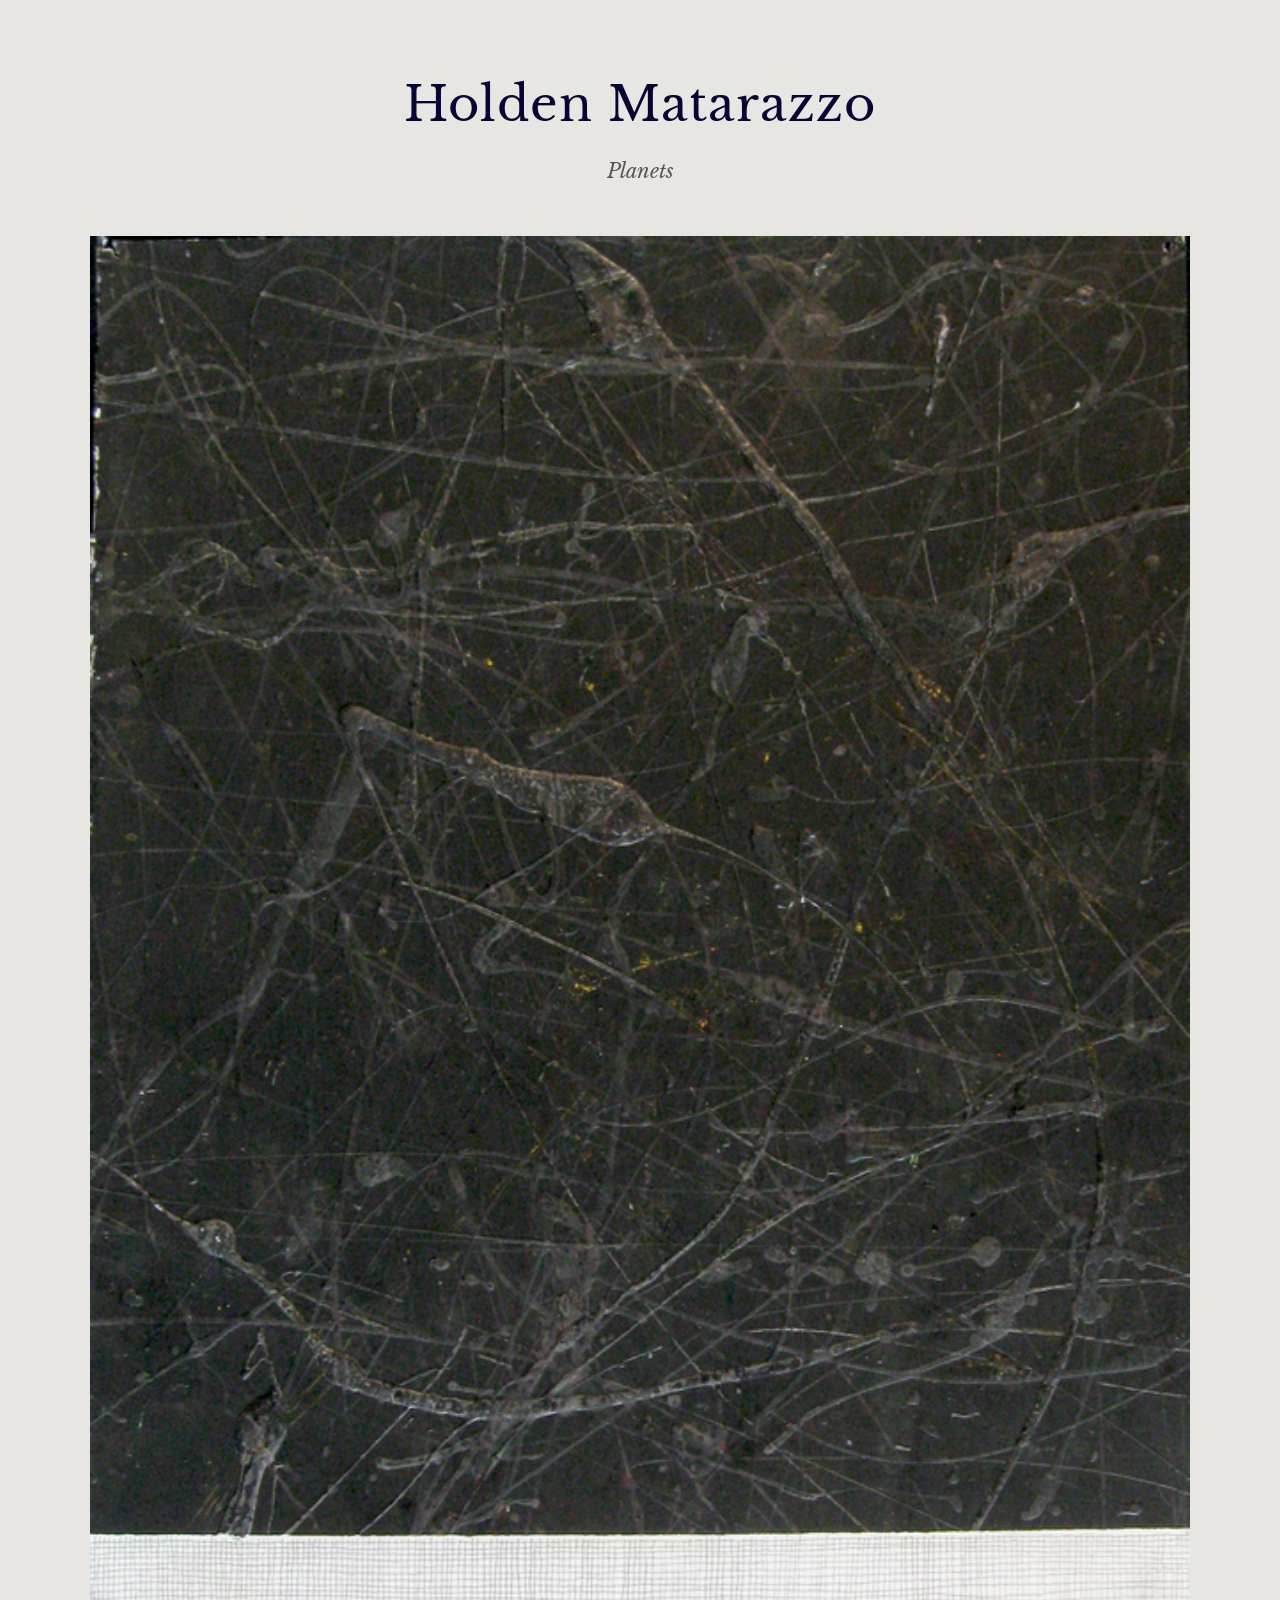
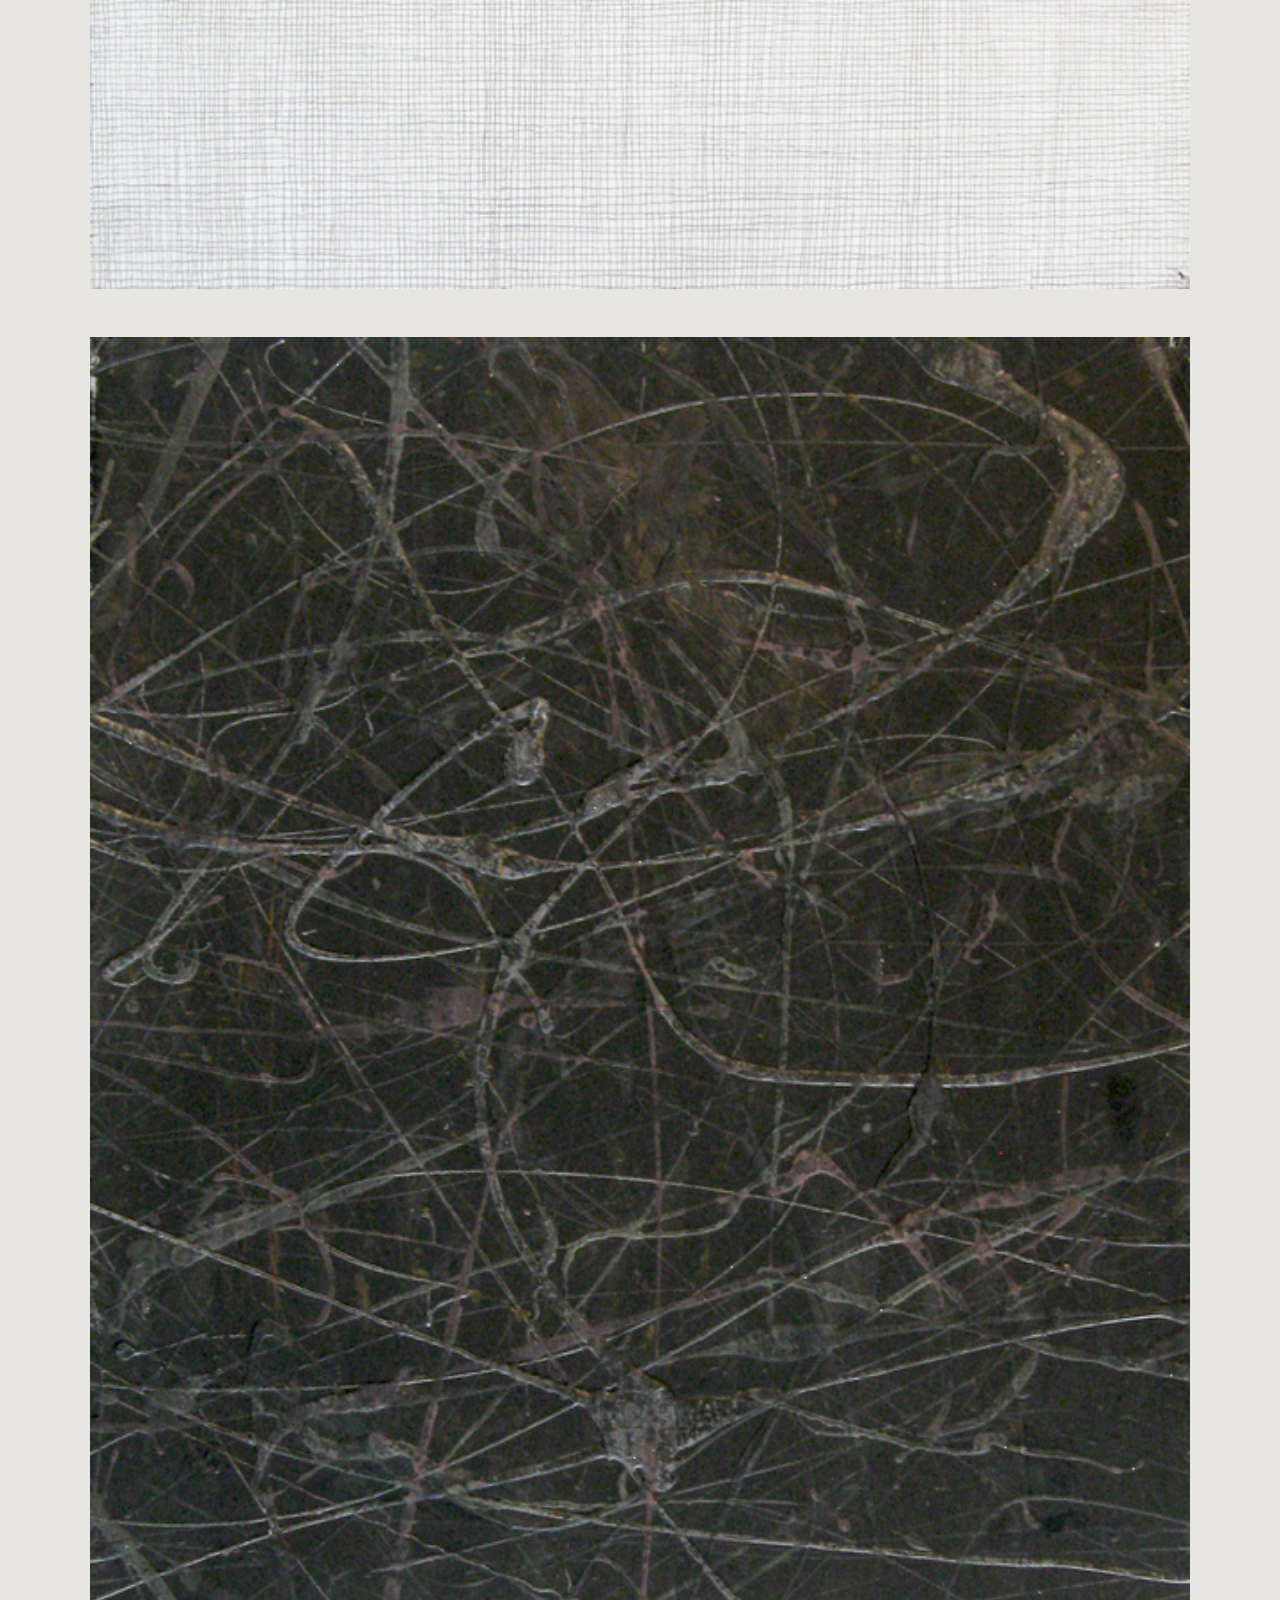
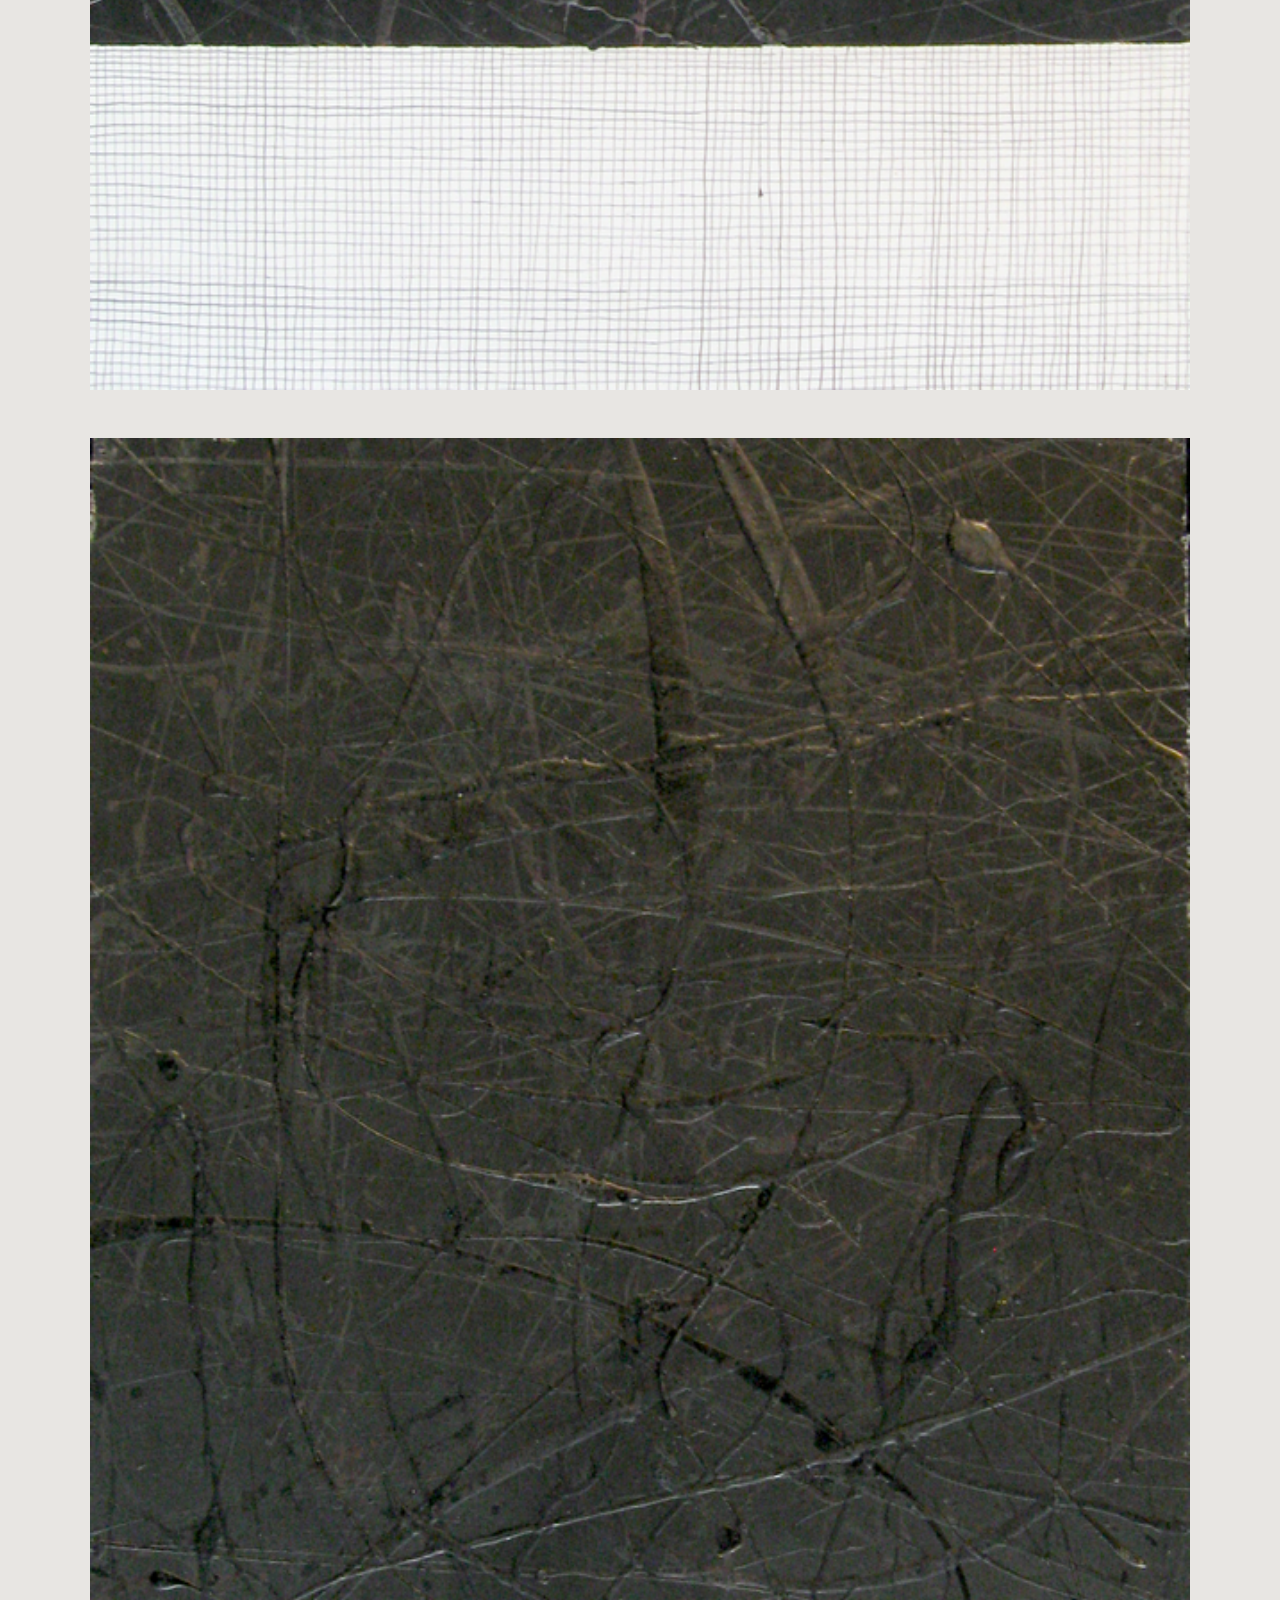
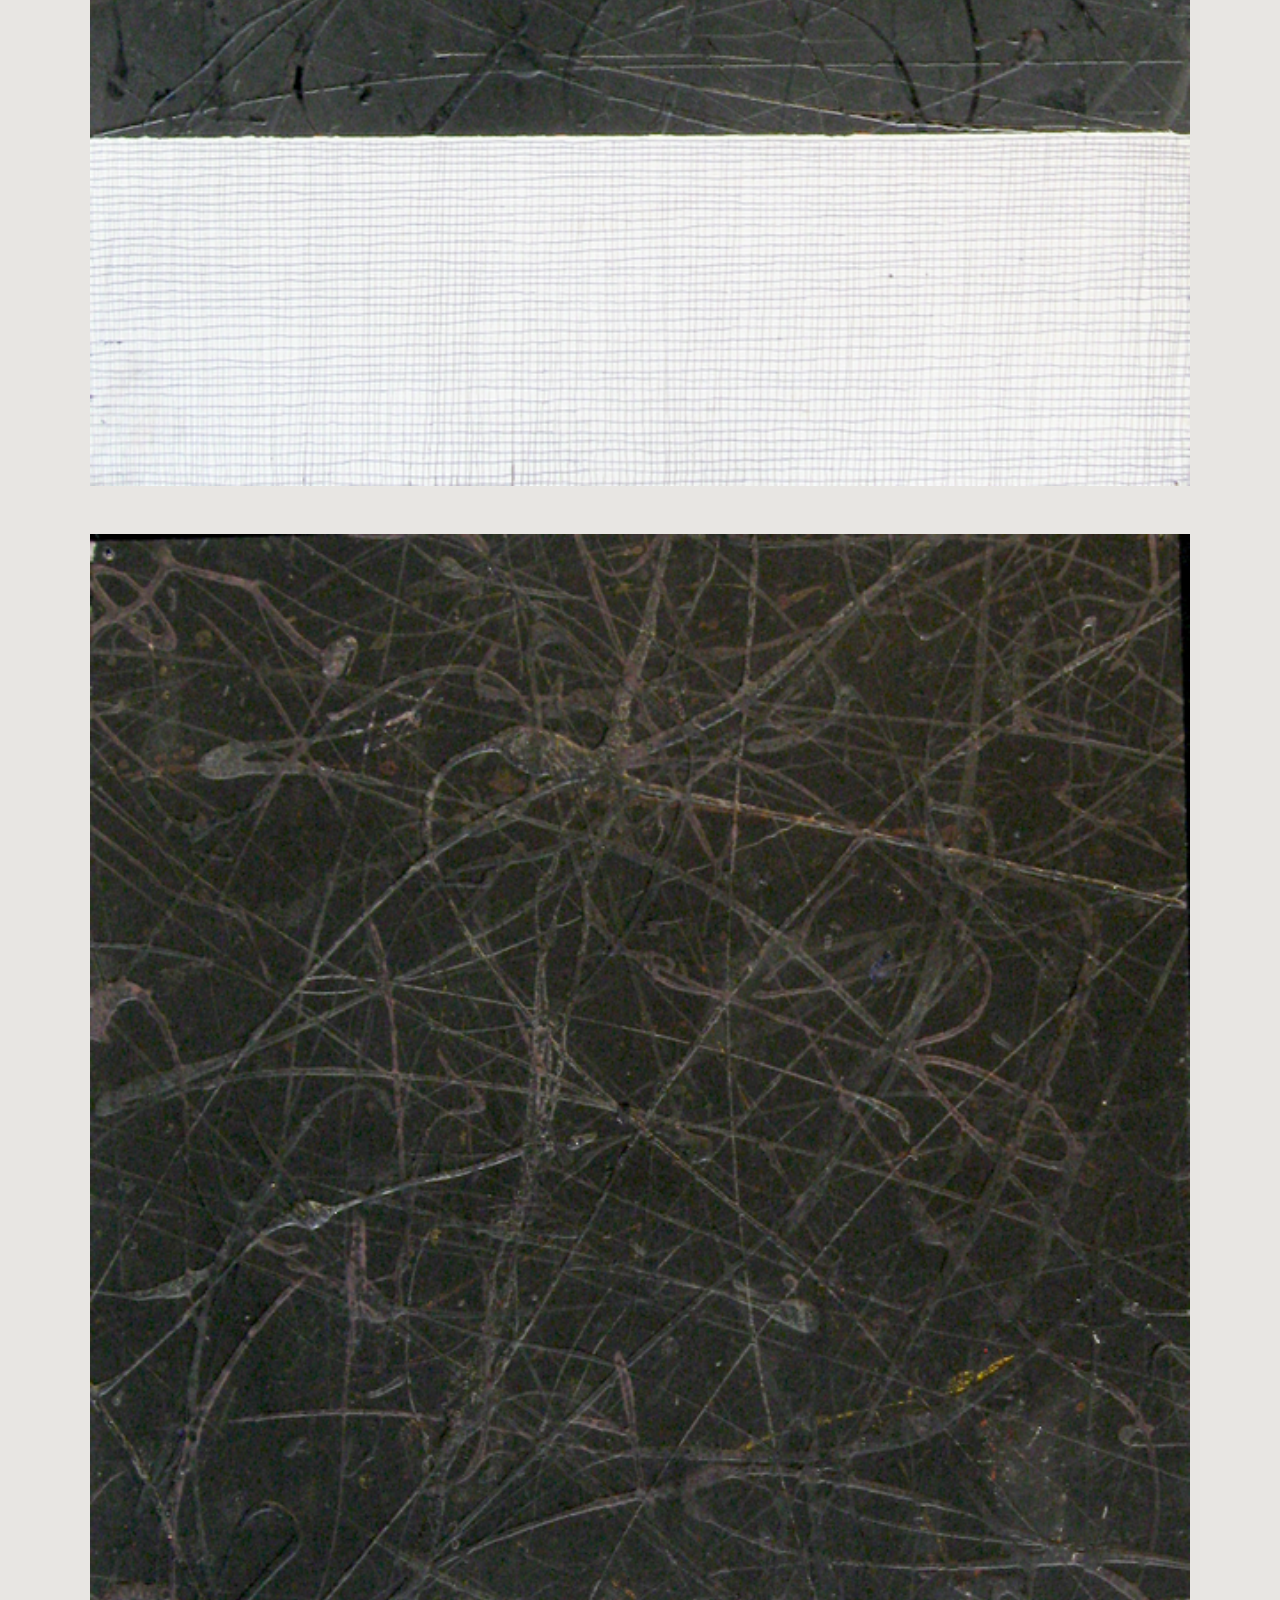
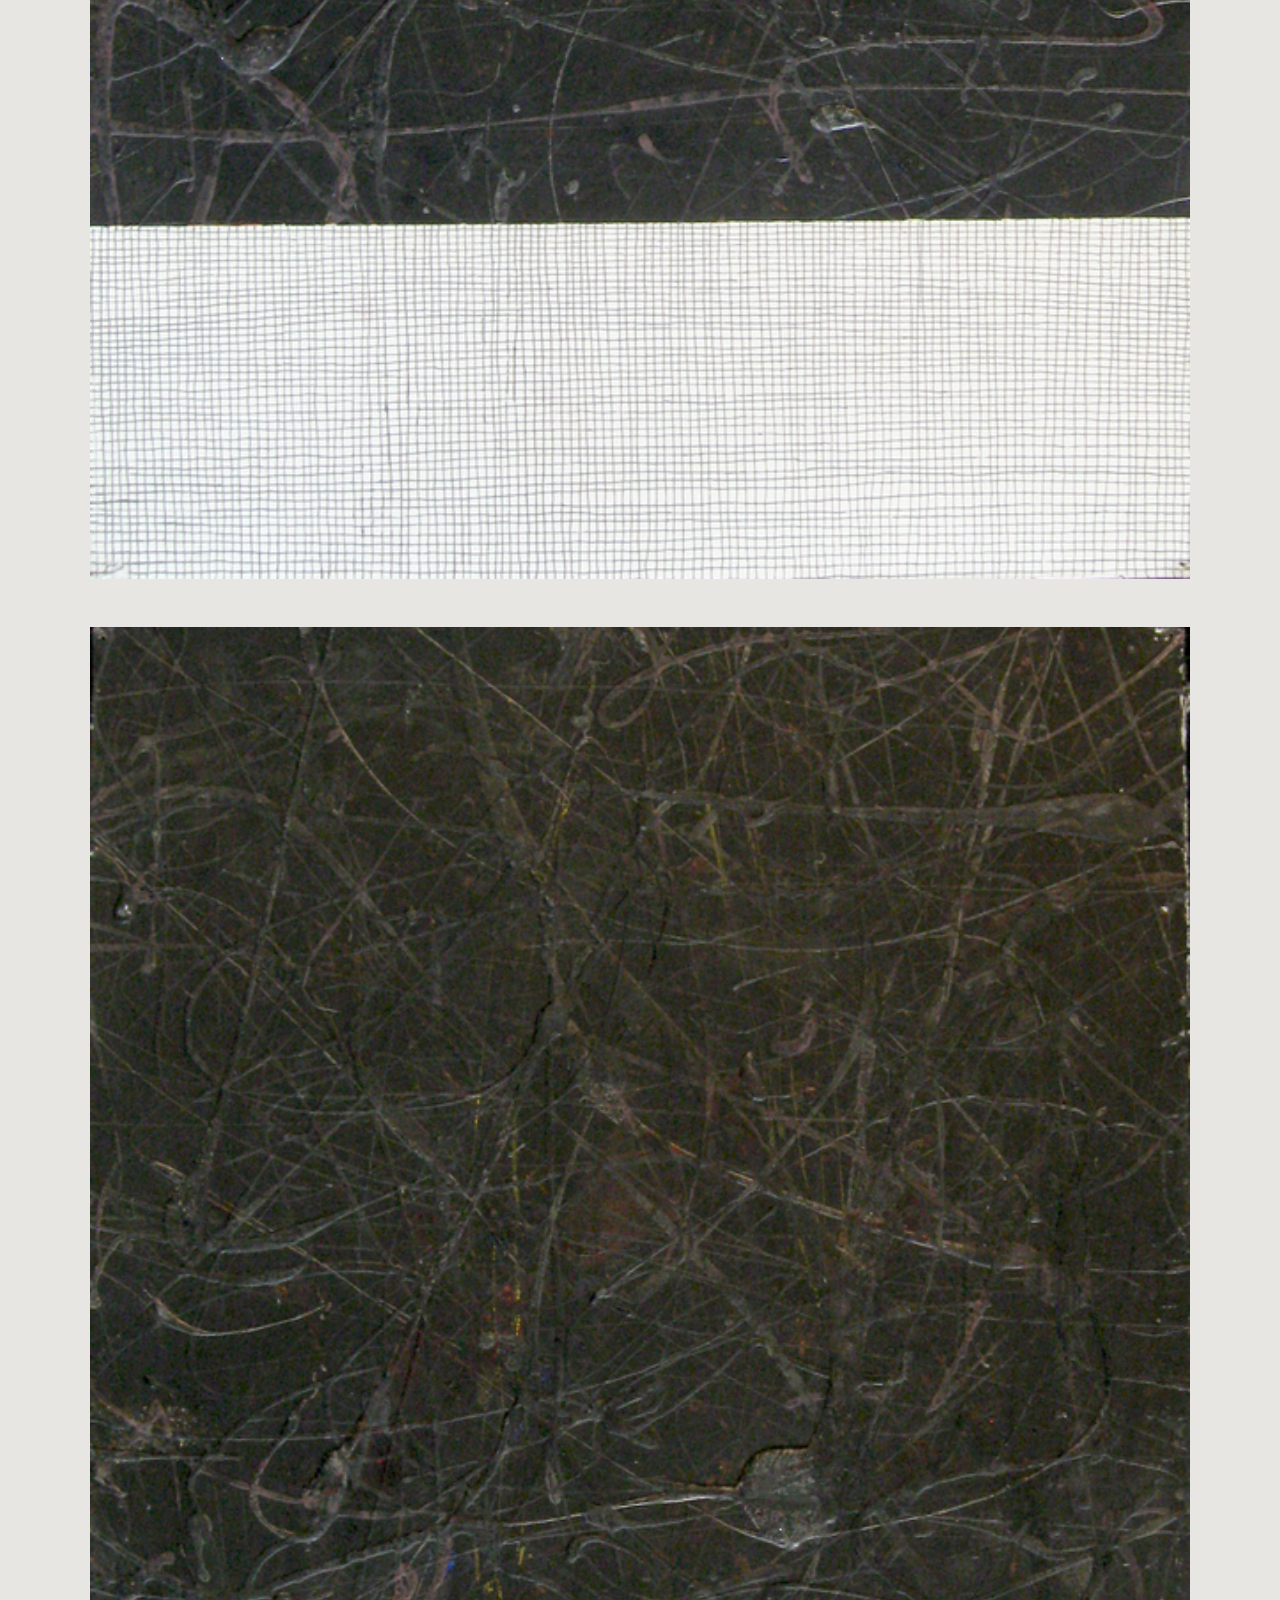
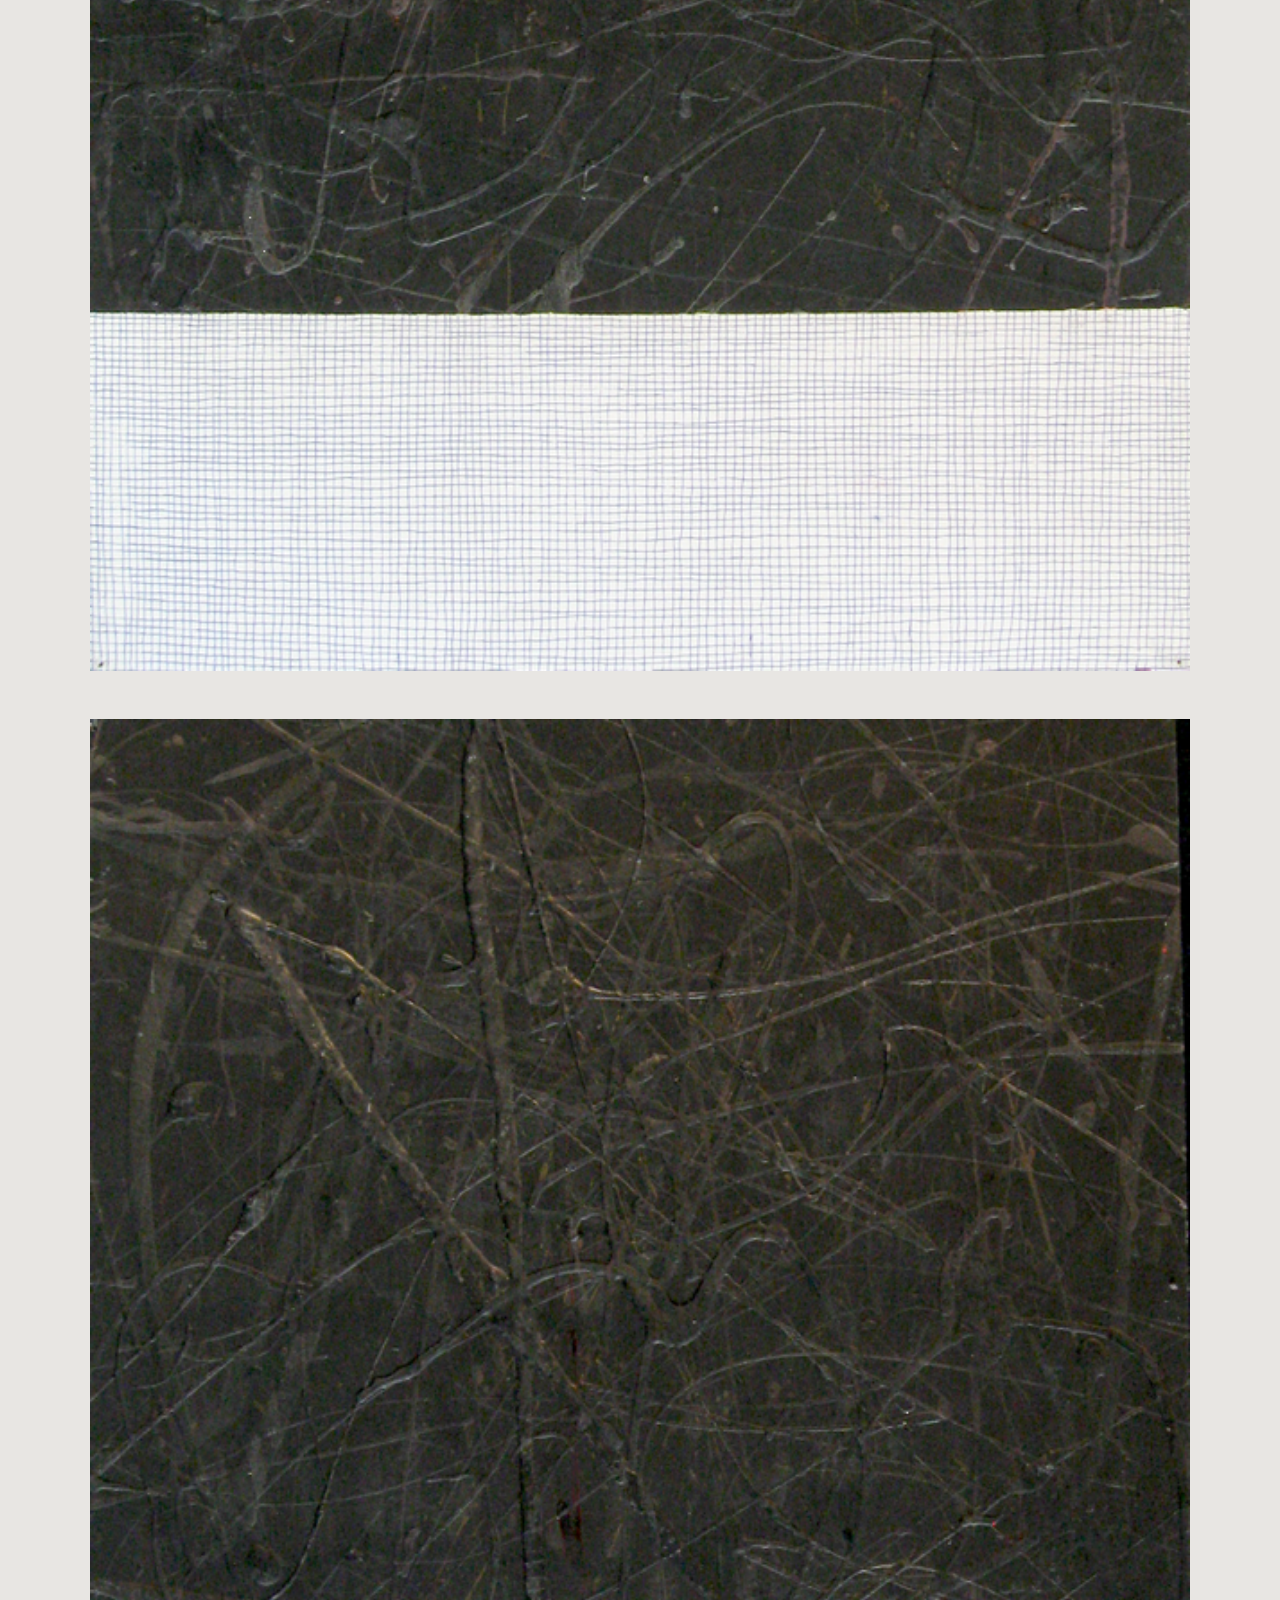
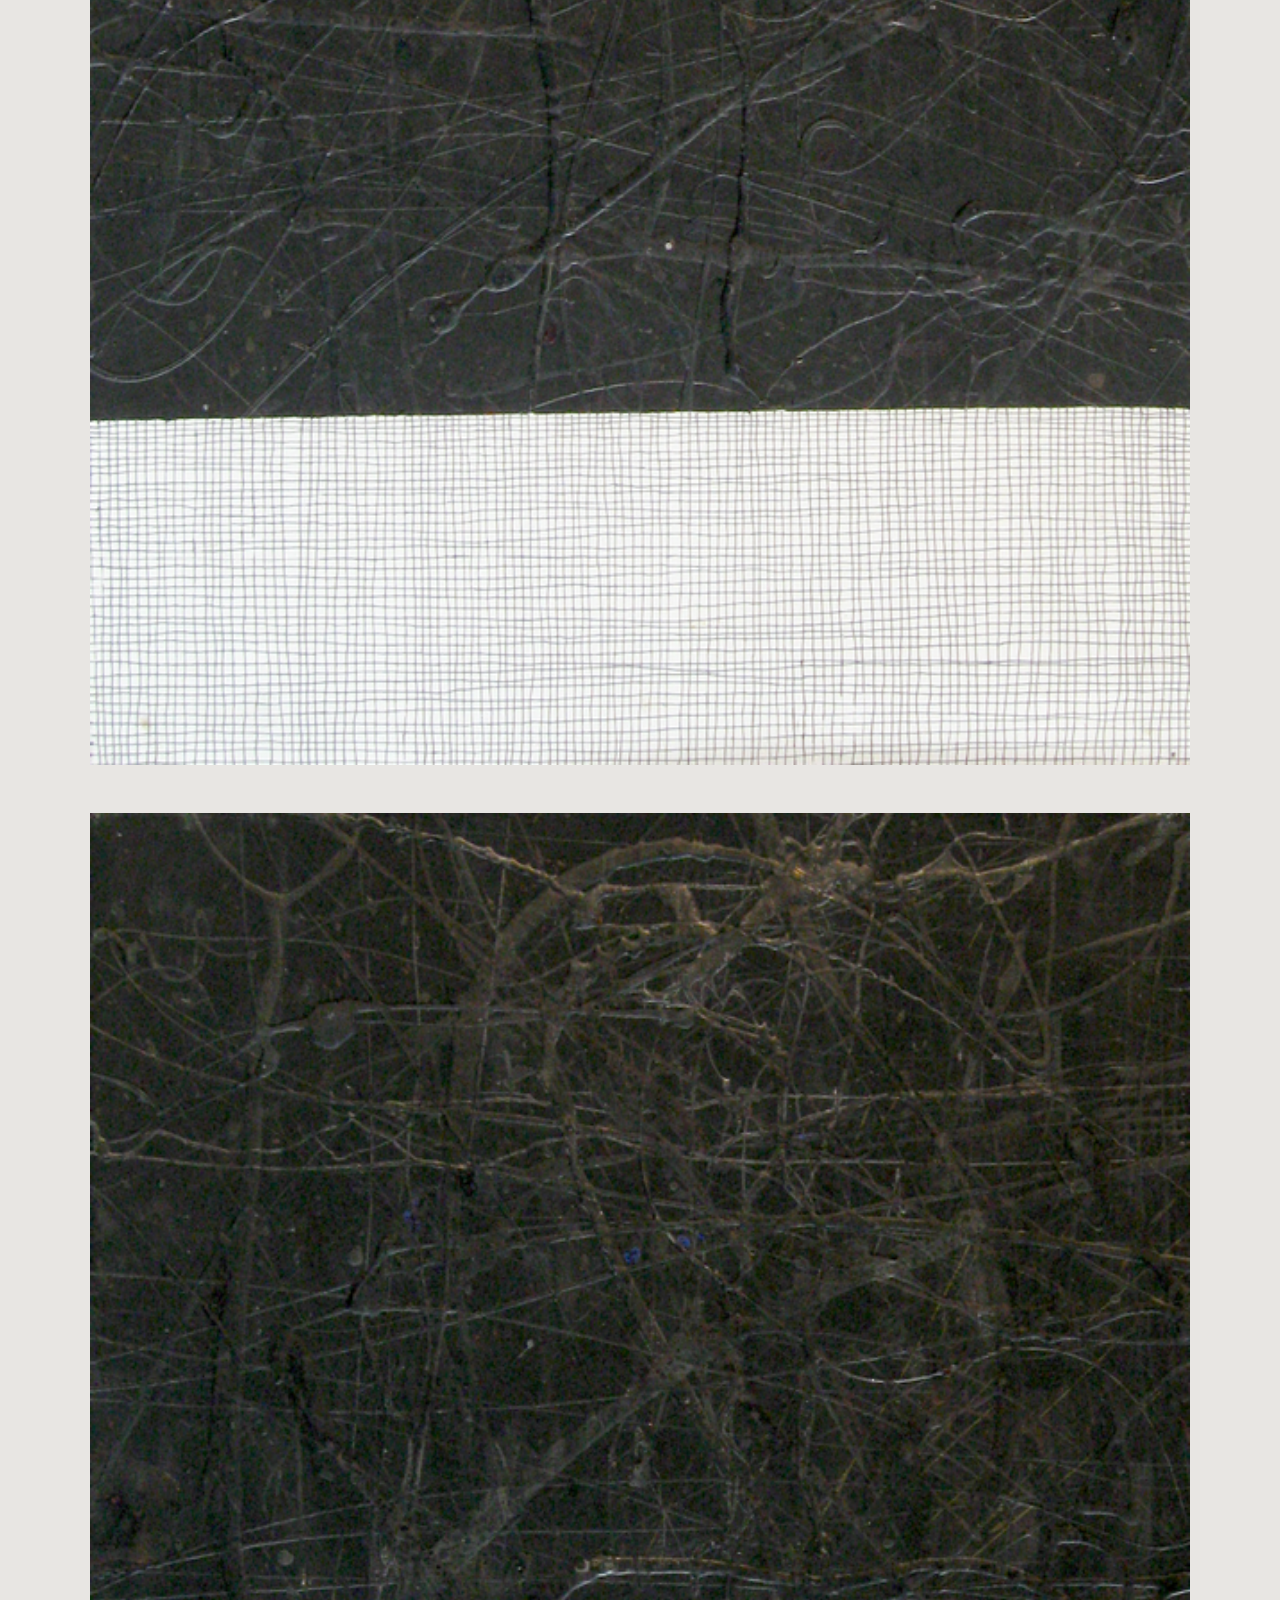
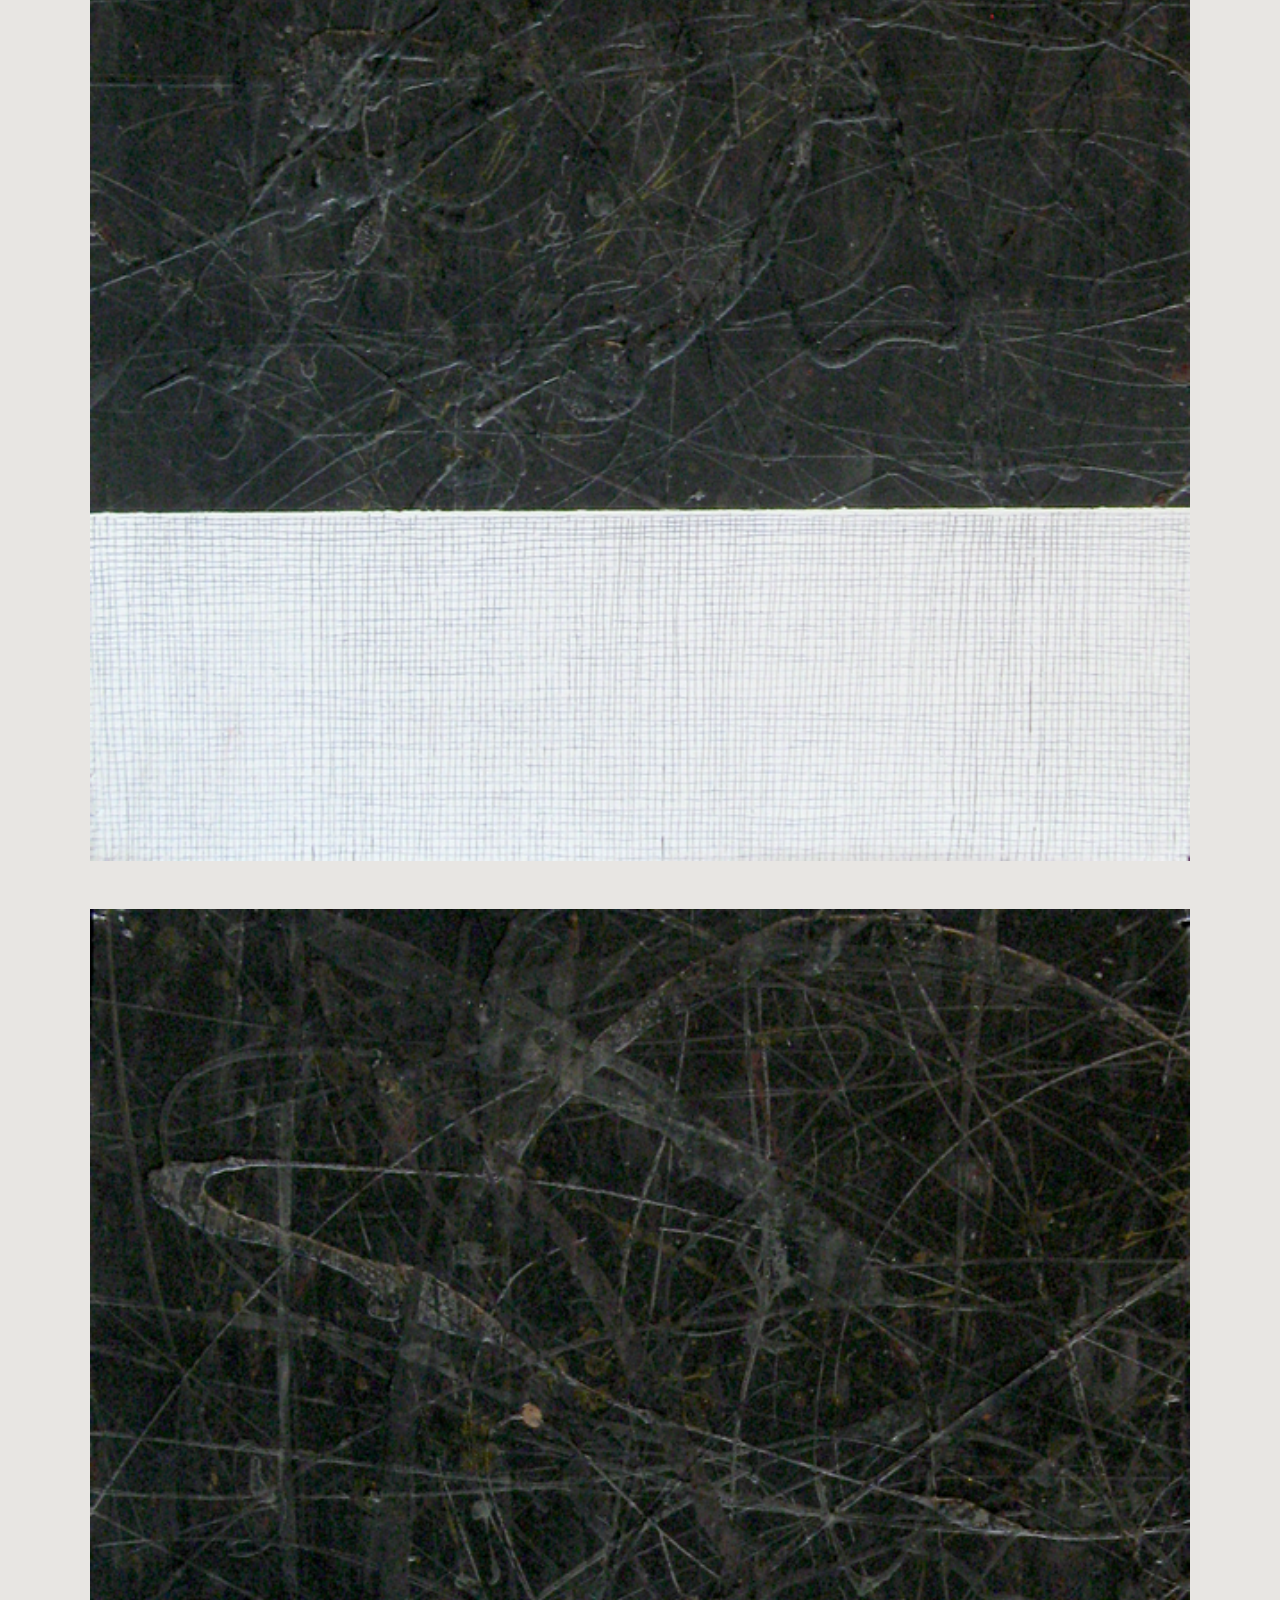
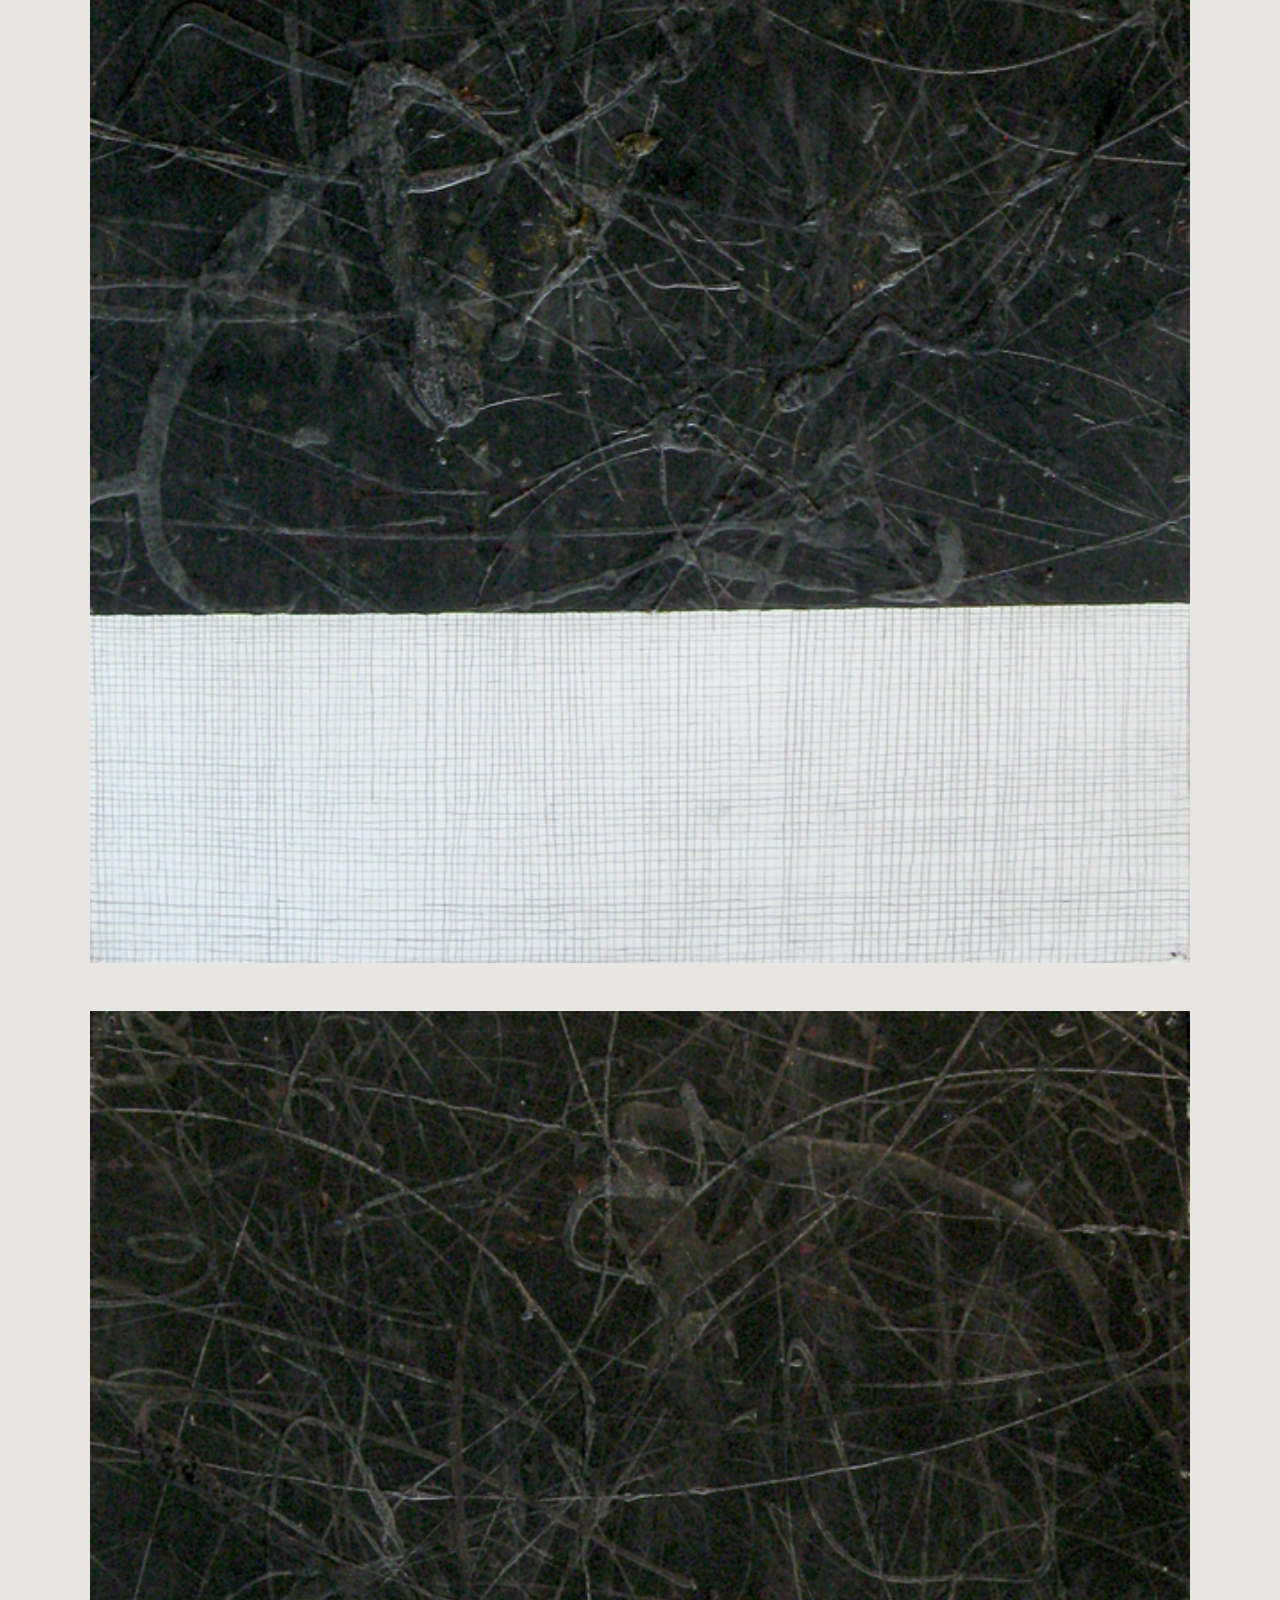
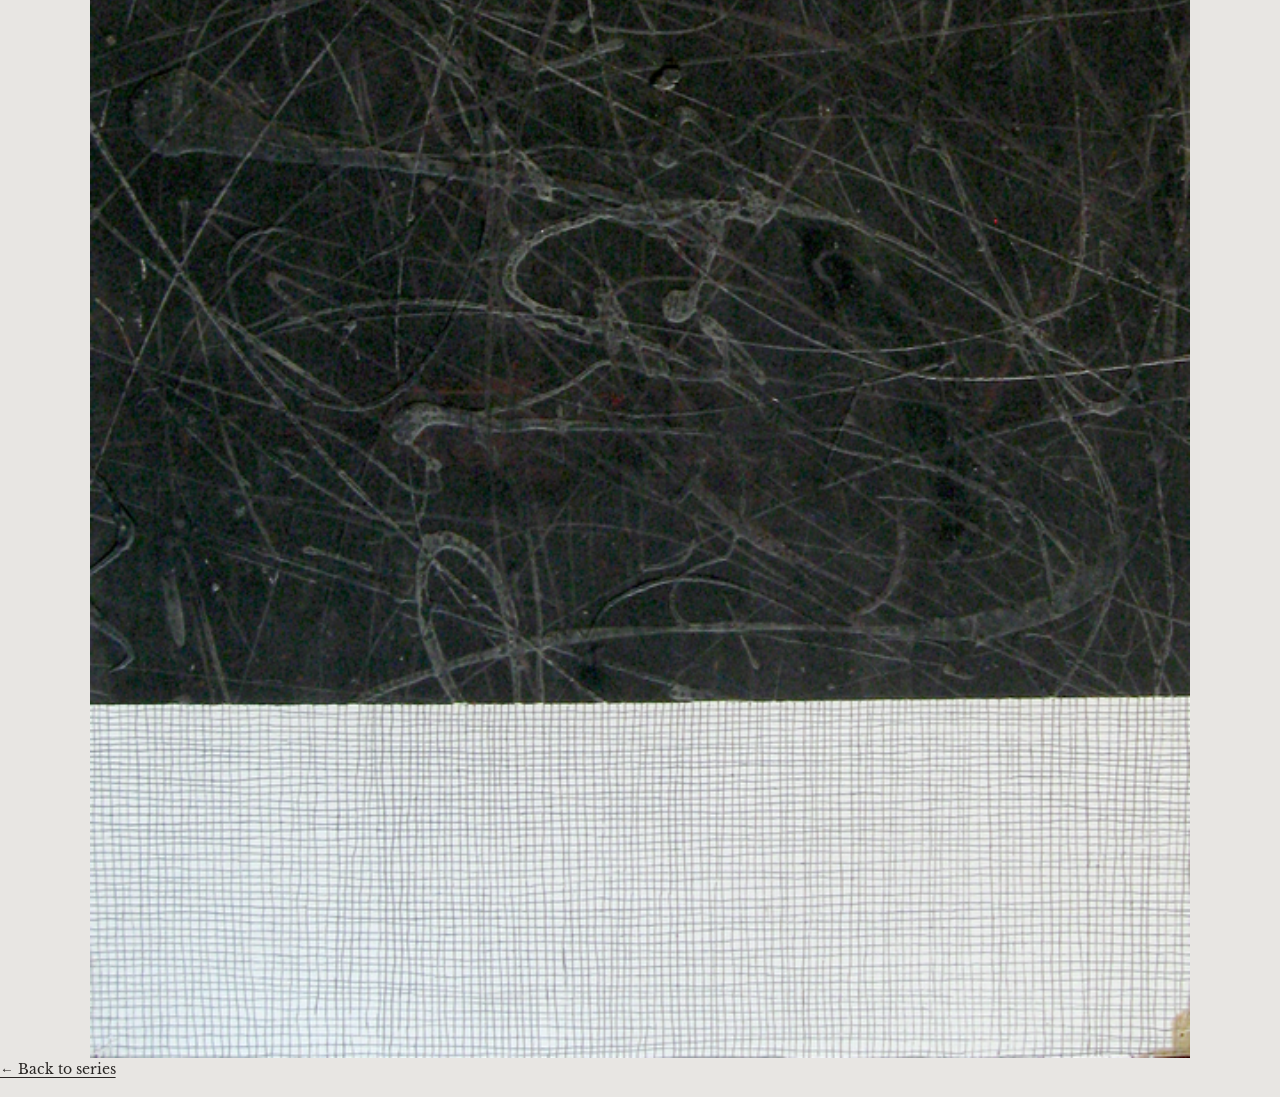
<file: docs/series/planets.html>
<!DOCTYPE html>
<html lang="en">
<head>
  <meta charset="utf-8">
  <meta name="viewport" content="width=device-width, initial-scale=1">
  <title>Planets — Holden Matarazzo</title>
  <meta name="description" content="Planets — Works by Holden Matarazzo">
  <link rel="stylesheet" href="../css/main.css">
  <link rel="icon" type="image/png" href="../Media/favicon.png">
</head>

<body>
  <div class="site-wrapper">
    
    <header class="site-header">
      <a href="../index.html"><h1>Holden Matarazzo</h1></a>
      <h2>Planets</h2>
    </header>

    <main class="gallery">
      <figure class="gallery-item"><a href="#img1"><img src="../artwork/planets/Mercury_HR.png" alt="Planets" loading="lazy"></a></figure>
      <figure class="gallery-item"><a href="#img2"><img src="../artwork/planets/Venus_HR.png" alt="Planets" loading="lazy"></a></figure>
      <figure class="gallery-item"><a href="#img3"><img src="../artwork/planets/Earth_HR.png" alt="Planets" loading="lazy"></a></figure>
      <figure class="gallery-item"><a href="#img4"><img src="../artwork/planets/Mars_HR.png" alt="Planets" loading="lazy"></a></figure>
      <figure class="gallery-item"><a href="#img5"><img src="../artwork/planets/Jupiter_HR.png" alt="Planets" loading="lazy"></a></figure>
      <figure class="gallery-item"><a href="#img6"><img src="../artwork/planets/Saturn_HR.png" alt="Planets" loading="lazy"></a></figure>
      <figure class="gallery-item"><a href="#img7"><img src="../artwork/planets/Uranus_HR.png" alt="Planets" loading="lazy"></a></figure>
      <figure class="gallery-item"><a href="#img8"><img src="../artwork/planets/Neptune_HR.png" alt="Planets" loading="lazy"></a></figure>
      <figure class="gallery-item"><a href="#img9"><img src="../artwork/planets/Pluto_HR.png" alt="Planets" loading="lazy"></a></figure>
    </main>

    <footer class="site-footer">
      <p class="text-muted text-small"><a href="../index.html">← Back to series</a></p>
    </footer>

  </div>

  <!-- Lightboxes -->
  <div class="lightbox" id="img1">
    <a href="#" class="lightbox-close">×</a>
    <a href="#img9" class="lightbox-nav prev">‹</a>
    <div class="lightbox-inner">
      <img src="../artwork/planets/Mercury_HR.png" alt="Planets">
      <div class="lightbox-controls">
        <a href="../artwork/planets/Mercury_HR.png" download class="lightbox-btn">Download</a>
        <a href="../artwork/planets/Mercury_HR.png" target="_blank" class="lightbox-btn">Full Size</a>
        <span class="lightbox-counter">1 / 9</span>
      </div>
    </div>
    <a href="#img2" class="lightbox-nav next">›</a>
  </div>

  <div class="lightbox" id="img2">
    <a href="#" class="lightbox-close">×</a>
    <a href="#img1" class="lightbox-nav prev">‹</a>
    <div class="lightbox-inner">
      <img src="../artwork/planets/Venus_HR.png" alt="Planets">
      <div class="lightbox-controls">
        <a href="../artwork/planets/Venus_HR.png" download class="lightbox-btn">Download</a>
        <a href="../artwork/planets/Venus_HR.png" target="_blank" class="lightbox-btn">Full Size</a>
        <span class="lightbox-counter">2 / 9</span>
      </div>
    </div>
    <a href="#img3" class="lightbox-nav next">›</a>
  </div>

  <div class="lightbox" id="img3">
    <a href="#" class="lightbox-close">×</a>
    <a href="#img2" class="lightbox-nav prev">‹</a>
    <div class="lightbox-inner">
      <img src="../artwork/planets/Earth_HR.png" alt="Planets">
      <div class="lightbox-controls">
        <a href="../artwork/planets/Earth_HR.png" download class="lightbox-btn">Download</a>
        <a href="../artwork/planets/Earth_HR.png" target="_blank" class="lightbox-btn">Full Size</a>
        <span class="lightbox-counter">3 / 9</span>
      </div>
    </div>
    <a href="#img4" class="lightbox-nav next">›</a>
  </div>

  <div class="lightbox" id="img4">
    <a href="#" class="lightbox-close">×</a>
    <a href="#img3" class="lightbox-nav prev">‹</a>
    <div class="lightbox-inner">
      <img src="../artwork/planets/Mars_HR.png" alt="Planets">
      <div class="lightbox-controls">
        <a href="../artwork/planets/Mars_HR.png" download class="lightbox-btn">Download</a>
        <a href="../artwork/planets/Mars_HR.png" target="_blank" class="lightbox-btn">Full Size</a>
        <span class="lightbox-counter">4 / 9</span>
      </div>
    </div>
    <a href="#img5" class="lightbox-nav next">›</a>
  </div>

  <div class="lightbox" id="img5">
    <a href="#" class="lightbox-close">×</a>
    <a href="#img4" class="lightbox-nav prev">‹</a>
    <div class="lightbox-inner">
      <img src="../artwork/planets/Jupiter_HR.png" alt="Planets">
      <div class="lightbox-controls">
        <a href="../artwork/planets/Jupiter_HR.png" download class="lightbox-btn">Download</a>
        <a href="../artwork/planets/Jupiter_HR.png" target="_blank" class="lightbox-btn">Full Size</a>
        <span class="lightbox-counter">5 / 9</span>
      </div>
    </div>
    <a href="#img6" class="lightbox-nav next">›</a>
  </div>

  <div class="lightbox" id="img6">
    <a href="#" class="lightbox-close">×</a>
    <a href="#img5" class="lightbox-nav prev">‹</a>
    <div class="lightbox-inner">
      <img src="../artwork/planets/Saturn_HR.png" alt="Planets">
      <div class="lightbox-controls">
        <a href="../artwork/planets/Saturn_HR.png" download class="lightbox-btn">Download</a>
        <a href="../artwork/planets/Saturn_HR.png" target="_blank" class="lightbox-btn">Full Size</a>
        <span class="lightbox-counter">6 / 9</span>
      </div>
    </div>
    <a href="#img7" class="lightbox-nav next">›</a>
  </div>

  <div class="lightbox" id="img7">
    <a href="#" class="lightbox-close">×</a>
    <a href="#img6" class="lightbox-nav prev">‹</a>
    <div class="lightbox-inner">
      <img src="../artwork/planets/Uranus_HR.png" alt="Planets">
      <div class="lightbox-controls">
        <a href="../artwork/planets/Uranus_HR.png" download class="lightbox-btn">Download</a>
        <a href="../artwork/planets/Uranus_HR.png" target="_blank" class="lightbox-btn">Full Size</a>
        <span class="lightbox-counter">7 / 9</span>
      </div>
    </div>
    <a href="#img8" class="lightbox-nav next">›</a>
  </div>

  <div class="lightbox" id="img8">
    <a href="#" class="lightbox-close">×</a>
    <a href="#img7" class="lightbox-nav prev">‹</a>
    <div class="lightbox-inner">
      <img src="../artwork/planets/Neptune_HR.png" alt="Planets">
      <div class="lightbox-controls">
        <a href="../artwork/planets/Neptune_HR.png" download class="lightbox-btn">Download</a>
        <a href="../artwork/planets/Neptune_HR.png" target="_blank" class="lightbox-btn">Full Size</a>
        <span class="lightbox-counter">8 / 9</span>
      </div>
    </div>
    <a href="#img9" class="lightbox-nav next">›</a>
  </div>

  <div class="lightbox" id="img9">
    <a href="#" class="lightbox-close">×</a>
    <a href="#img8" class="lightbox-nav prev">‹</a>
    <div class="lightbox-inner">
      <img src="../artwork/planets/Pluto_HR.png" alt="Planets">
      <div class="lightbox-controls">
        <a href="../artwork/planets/Pluto_HR.png" download class="lightbox-btn">Download</a>
        <a href="../artwork/planets/Pluto_HR.png" target="_blank" class="lightbox-btn">Full Size</a>
        <span class="lightbox-counter">9 / 9</span>
      </div>
    </div>
    <a href="#img1" class="lightbox-nav next">›</a>
  </div>

</body>
</html>
</file>
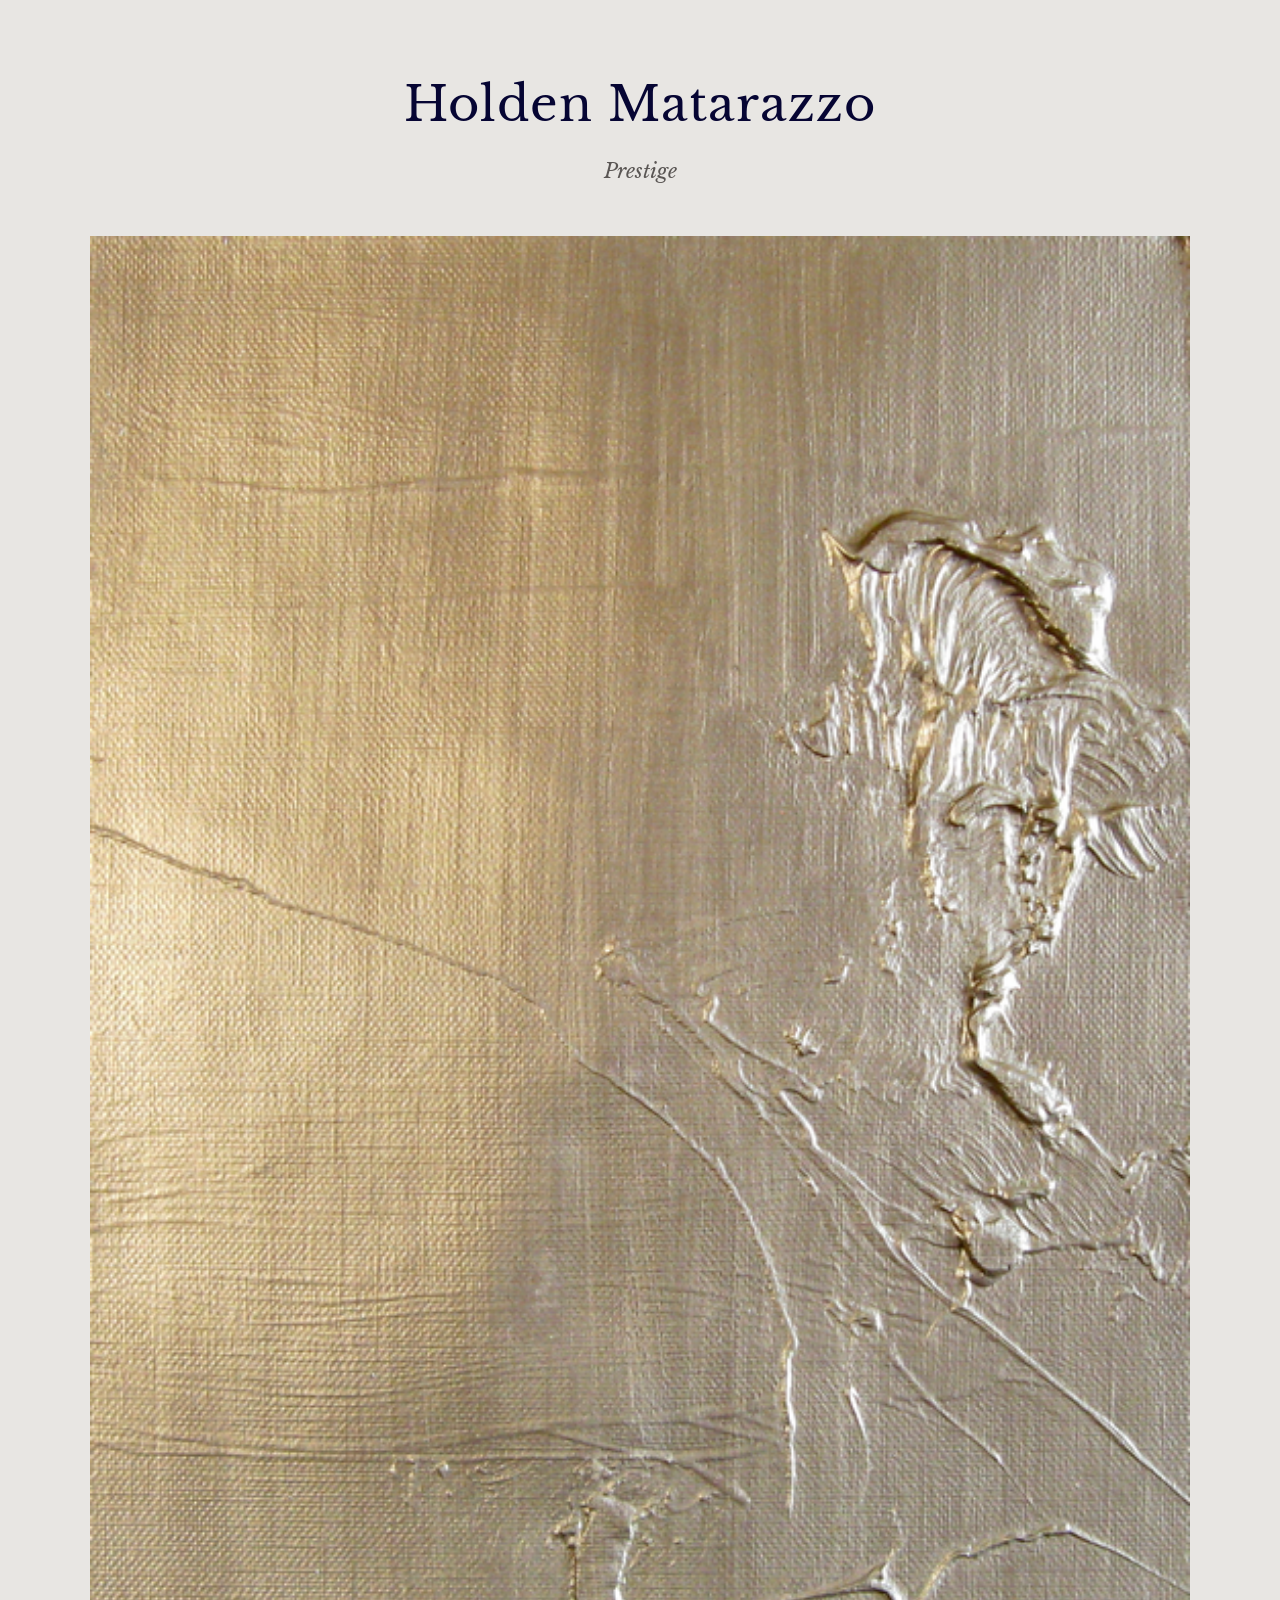
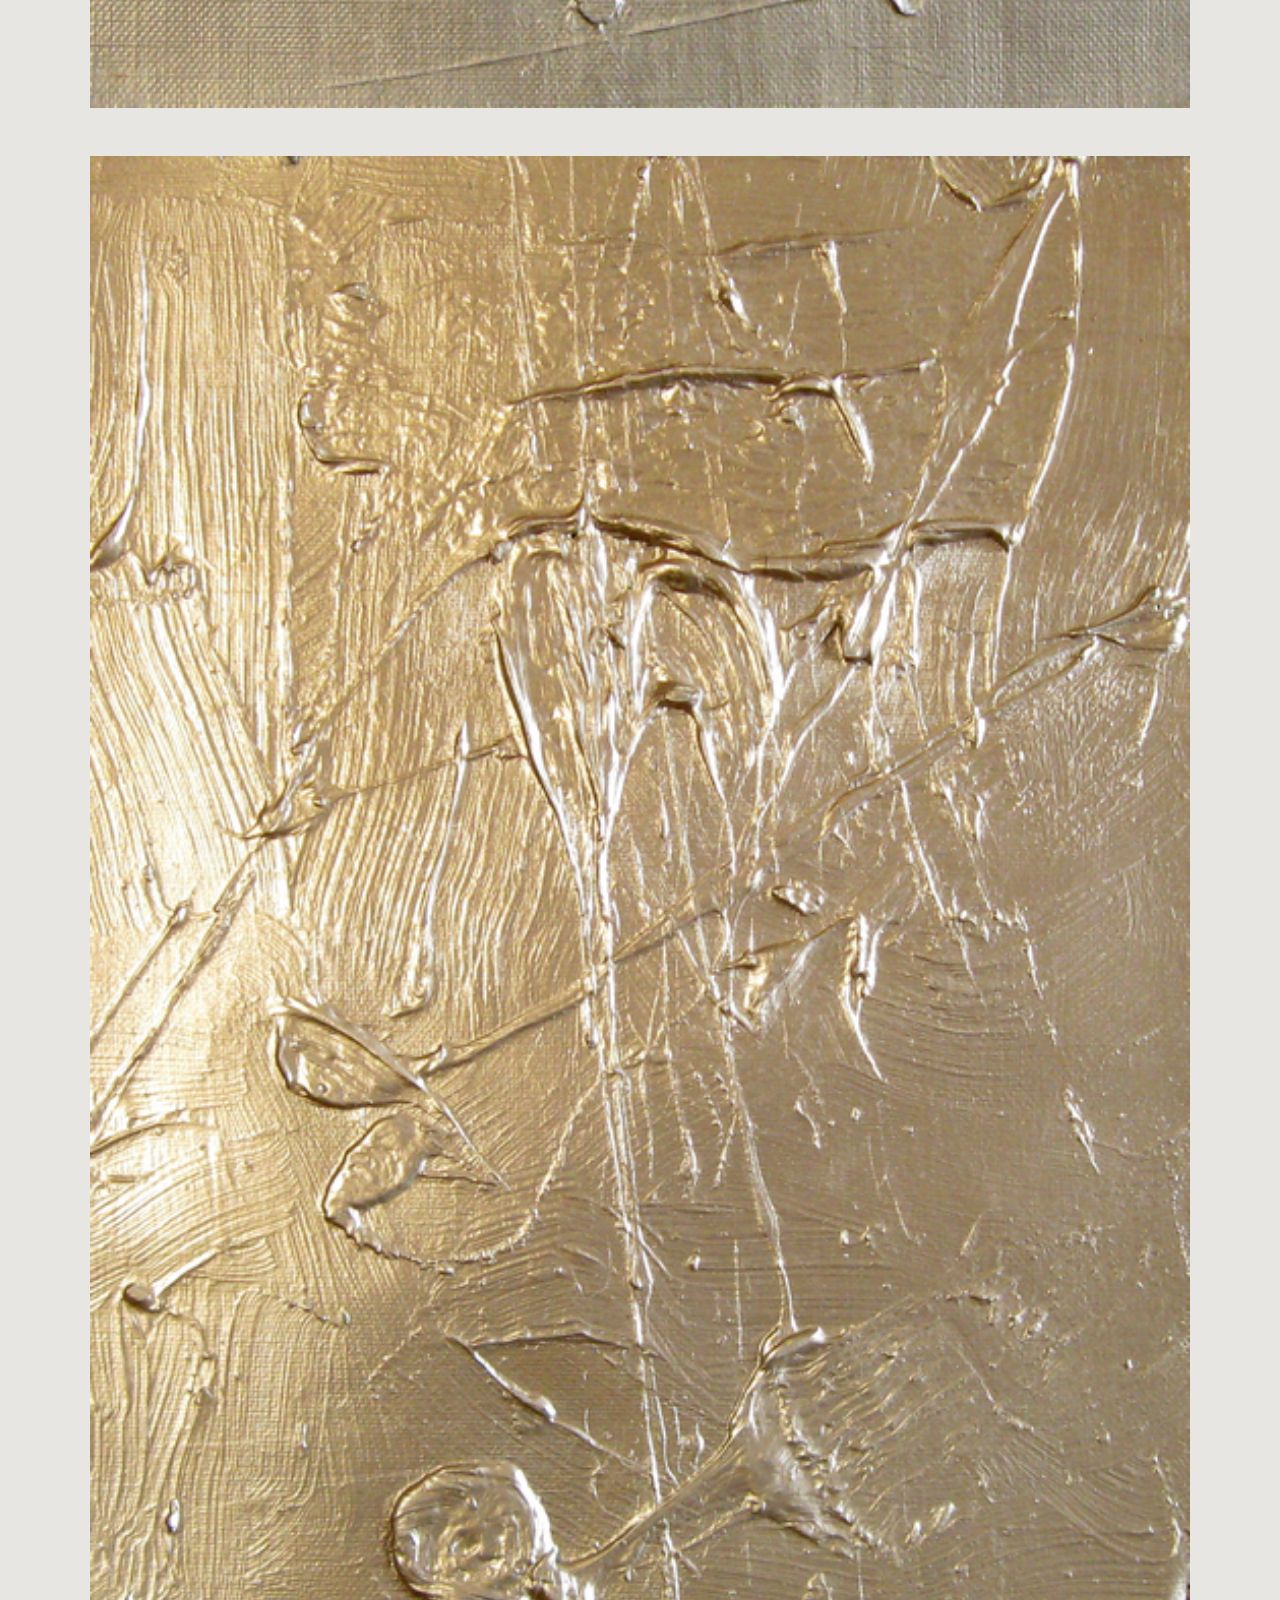
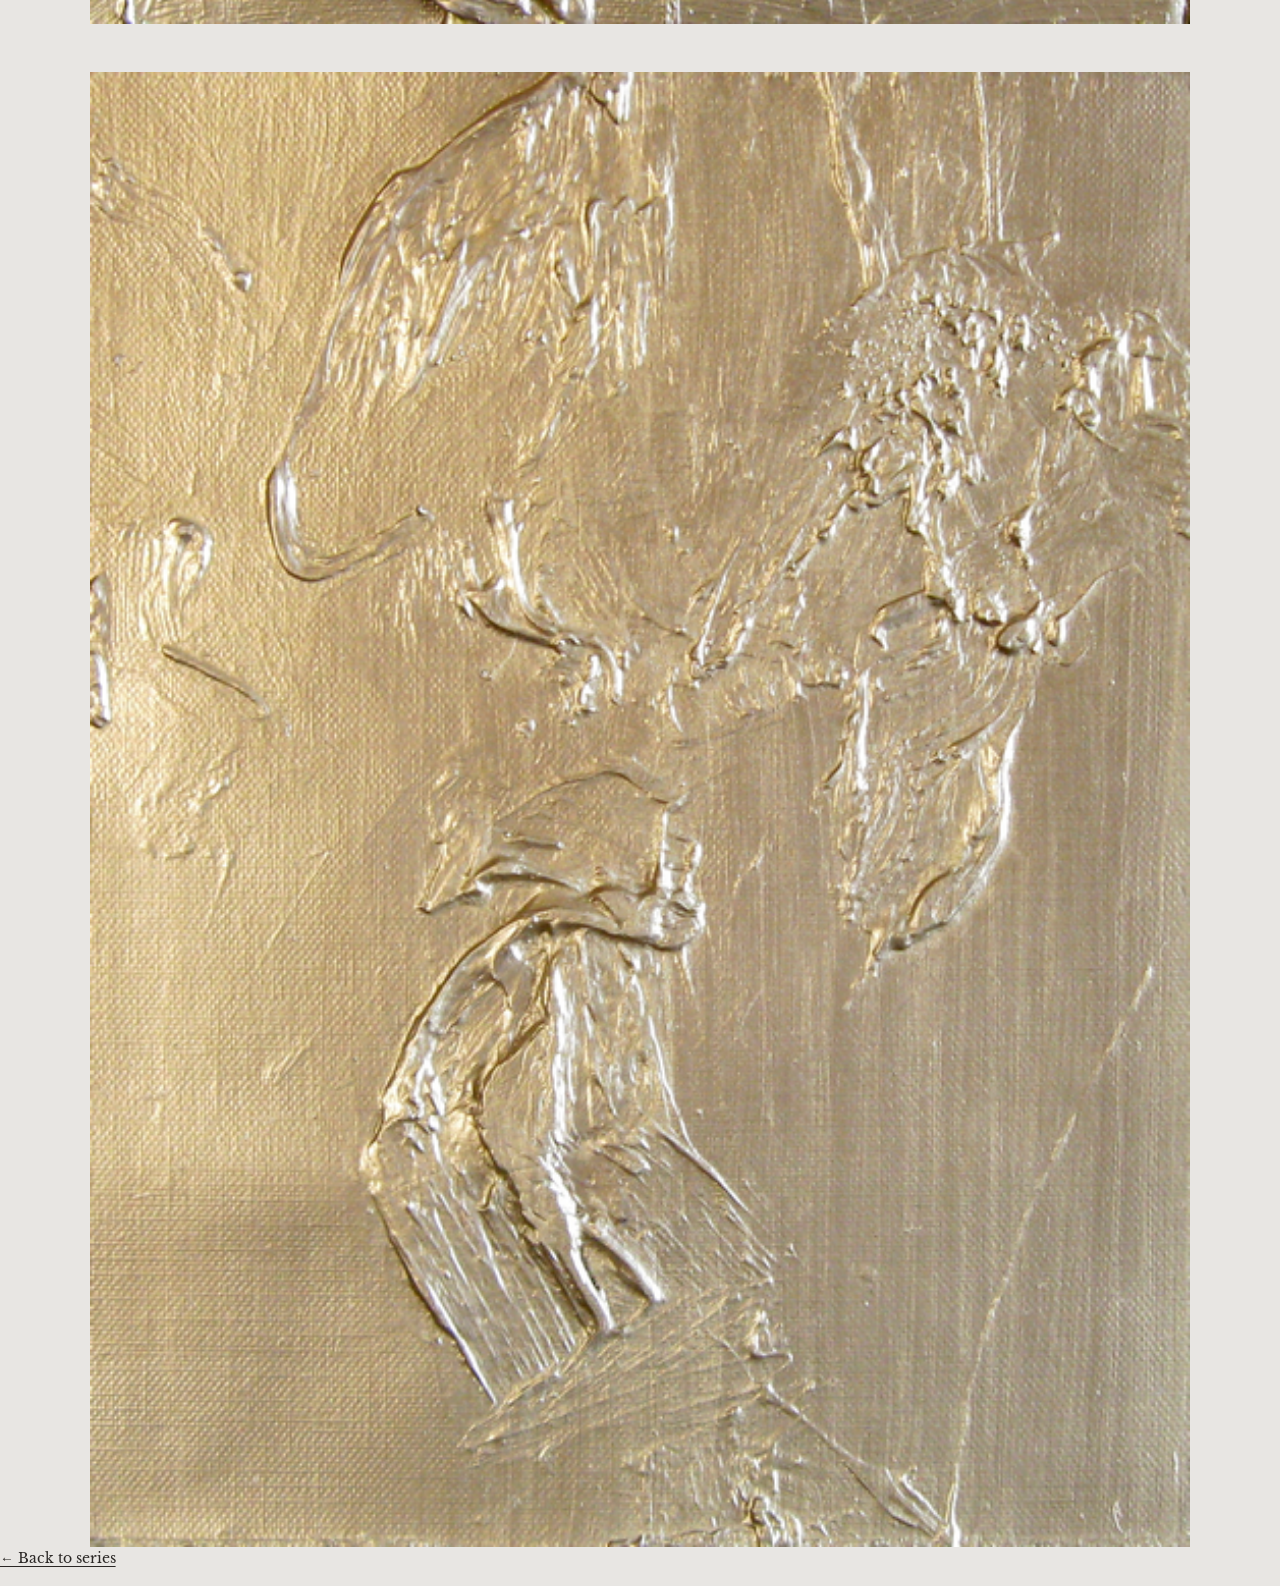
<file: docs/series/prestige.html>
<!DOCTYPE html>
<html lang="en">
<head>
  <meta charset="utf-8">
  <meta name="viewport" content="width=device-width, initial-scale=1">
  <title>Prestige — Holden Matarazzo</title>
  <meta name="description" content="Prestige — Works by Holden Matarazzo">
  <link rel="stylesheet" href="../css/main.css">
  <link rel="icon" type="image/png" href="../Media/favicon.png">
</head>

<body>
  <div class="site-wrapper">
    
    <header class="site-header">
      <a href="../index.html"><h1>Holden Matarazzo</h1></a>
      <h2>Prestige</h2>
    </header>

    <main class="gallery">
      <figure class="gallery-item"><a href="#img1"><img src="../artwork/prestige/Prestige_1_HR.png" alt="Prestige" loading="lazy"></a></figure>
      <figure class="gallery-item"><a href="#img2"><img src="../artwork/prestige/Prestige_2_HR.png" alt="Prestige" loading="lazy"></a></figure>
      <figure class="gallery-item"><a href="#img3"><img src="../artwork/prestige/Prestige_3_HR.png" alt="Prestige" loading="lazy"></a></figure>
    </main>

    <footer class="site-footer">
      <p class="text-muted text-small"><a href="../index.html">← Back to series</a></p>
    </footer>

  </div>

  <!-- Lightboxes -->
  <div class="lightbox" id="img1">
    <a href="#" class="lightbox-close">×</a>
    <a href="#img3" class="lightbox-nav prev">‹</a>
    <div class="lightbox-inner">
      <img src="../artwork/prestige/Prestige_1_HR.png" alt="Prestige">
      <div class="lightbox-controls">
        <a href="../artwork/prestige/Prestige_1_HR.png" download class="lightbox-btn">Download</a>
        <a href="../artwork/prestige/Prestige_1_HR.png" target="_blank" class="lightbox-btn">Full Size</a>
        <span class="lightbox-counter">1 / 3</span>
      </div>
    </div>
    <a href="#img2" class="lightbox-nav next">›</a>
  </div>

  <div class="lightbox" id="img2">
    <a href="#" class="lightbox-close">×</a>
    <a href="#img1" class="lightbox-nav prev">‹</a>
    <div class="lightbox-inner">
      <img src="../artwork/prestige/Prestige_2_HR.png" alt="Prestige">
      <div class="lightbox-controls">
        <a href="../artwork/prestige/Prestige_2_HR.png" download class="lightbox-btn">Download</a>
        <a href="../artwork/prestige/Prestige_2_HR.png" target="_blank" class="lightbox-btn">Full Size</a>
        <span class="lightbox-counter">2 / 3</span>
      </div>
    </div>
    <a href="#img3" class="lightbox-nav next">›</a>
  </div>

  <div class="lightbox" id="img3">
    <a href="#" class="lightbox-close">×</a>
    <a href="#img2" class="lightbox-nav prev">‹</a>
    <div class="lightbox-inner">
      <img src="../artwork/prestige/Prestige_3_HR.png" alt="Prestige">
      <div class="lightbox-controls">
        <a href="../artwork/prestige/Prestige_3_HR.png" download class="lightbox-btn">Download</a>
        <a href="../artwork/prestige/Prestige_3_HR.png" target="_blank" class="lightbox-btn">Full Size</a>
        <span class="lightbox-counter">3 / 3</span>
      </div>
    </div>
    <a href="#img1" class="lightbox-nav next">›</a>
  </div>

</body>
</html>
</file>
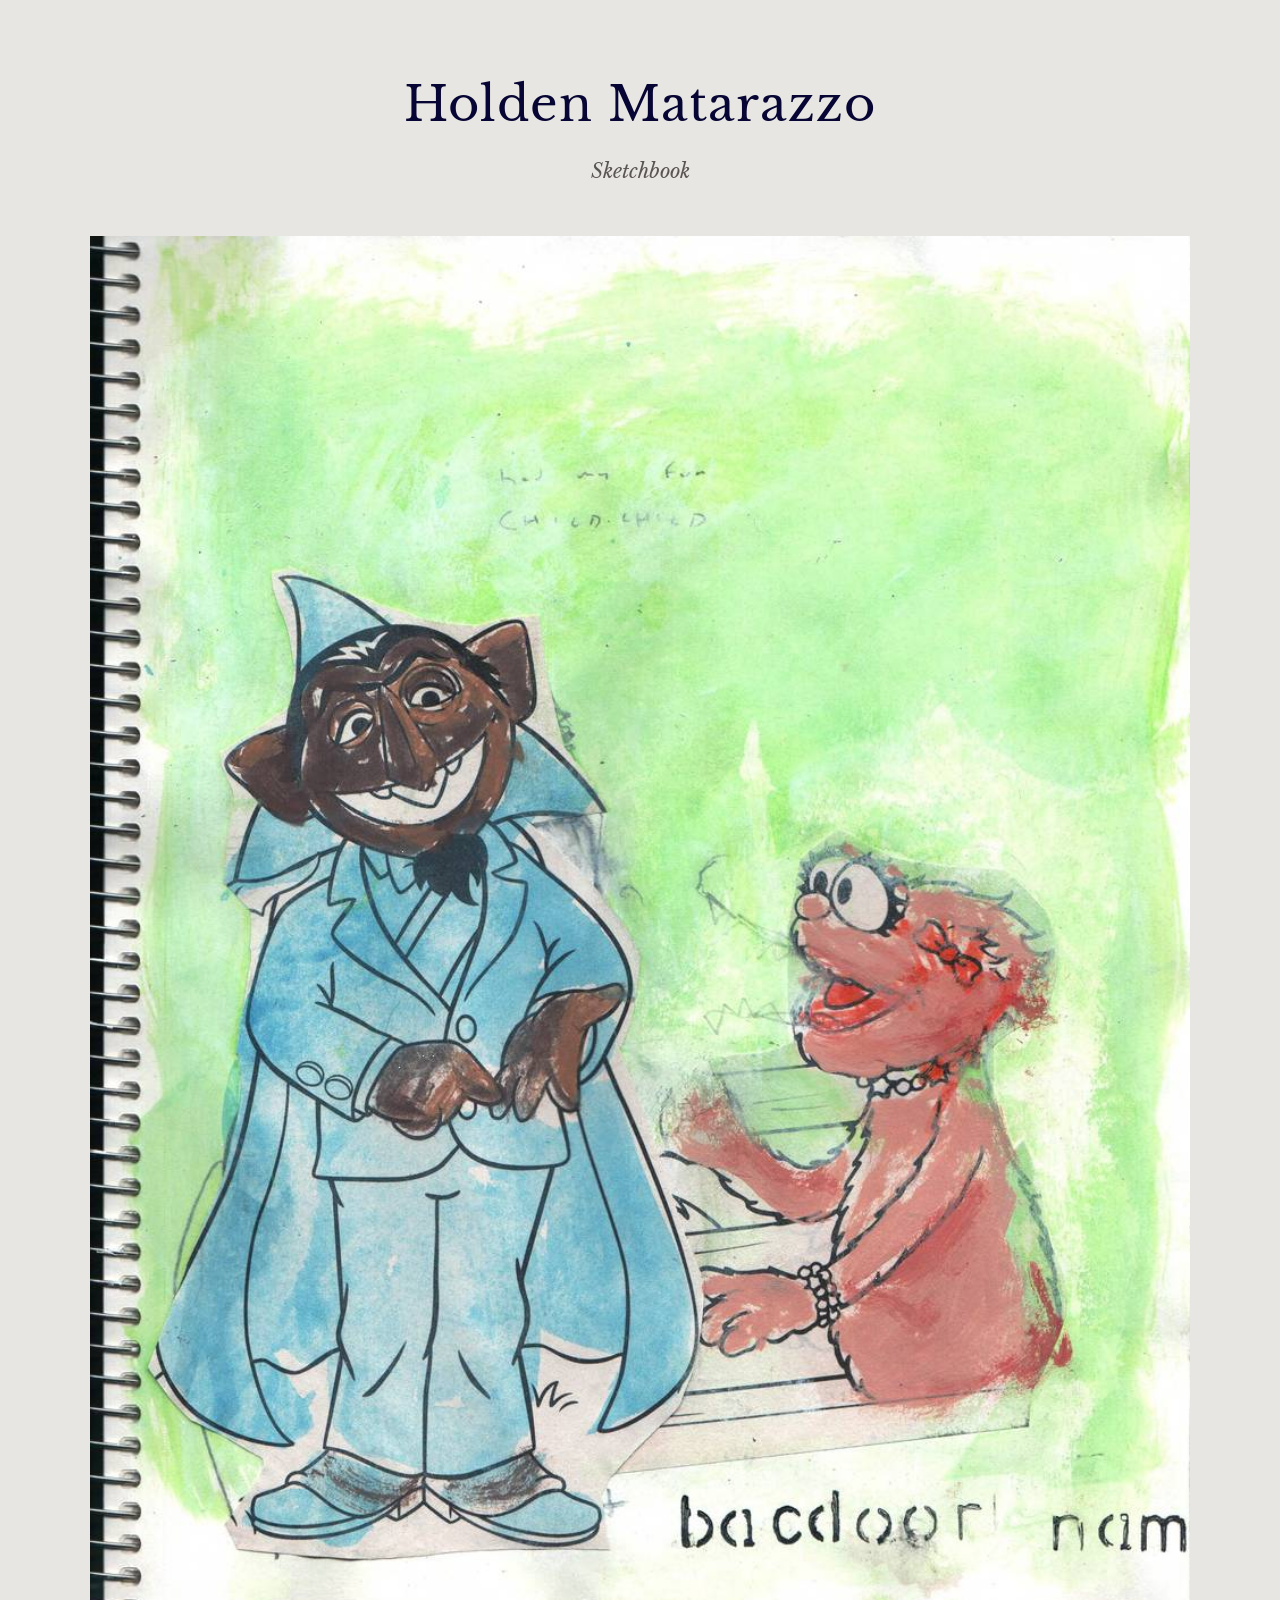
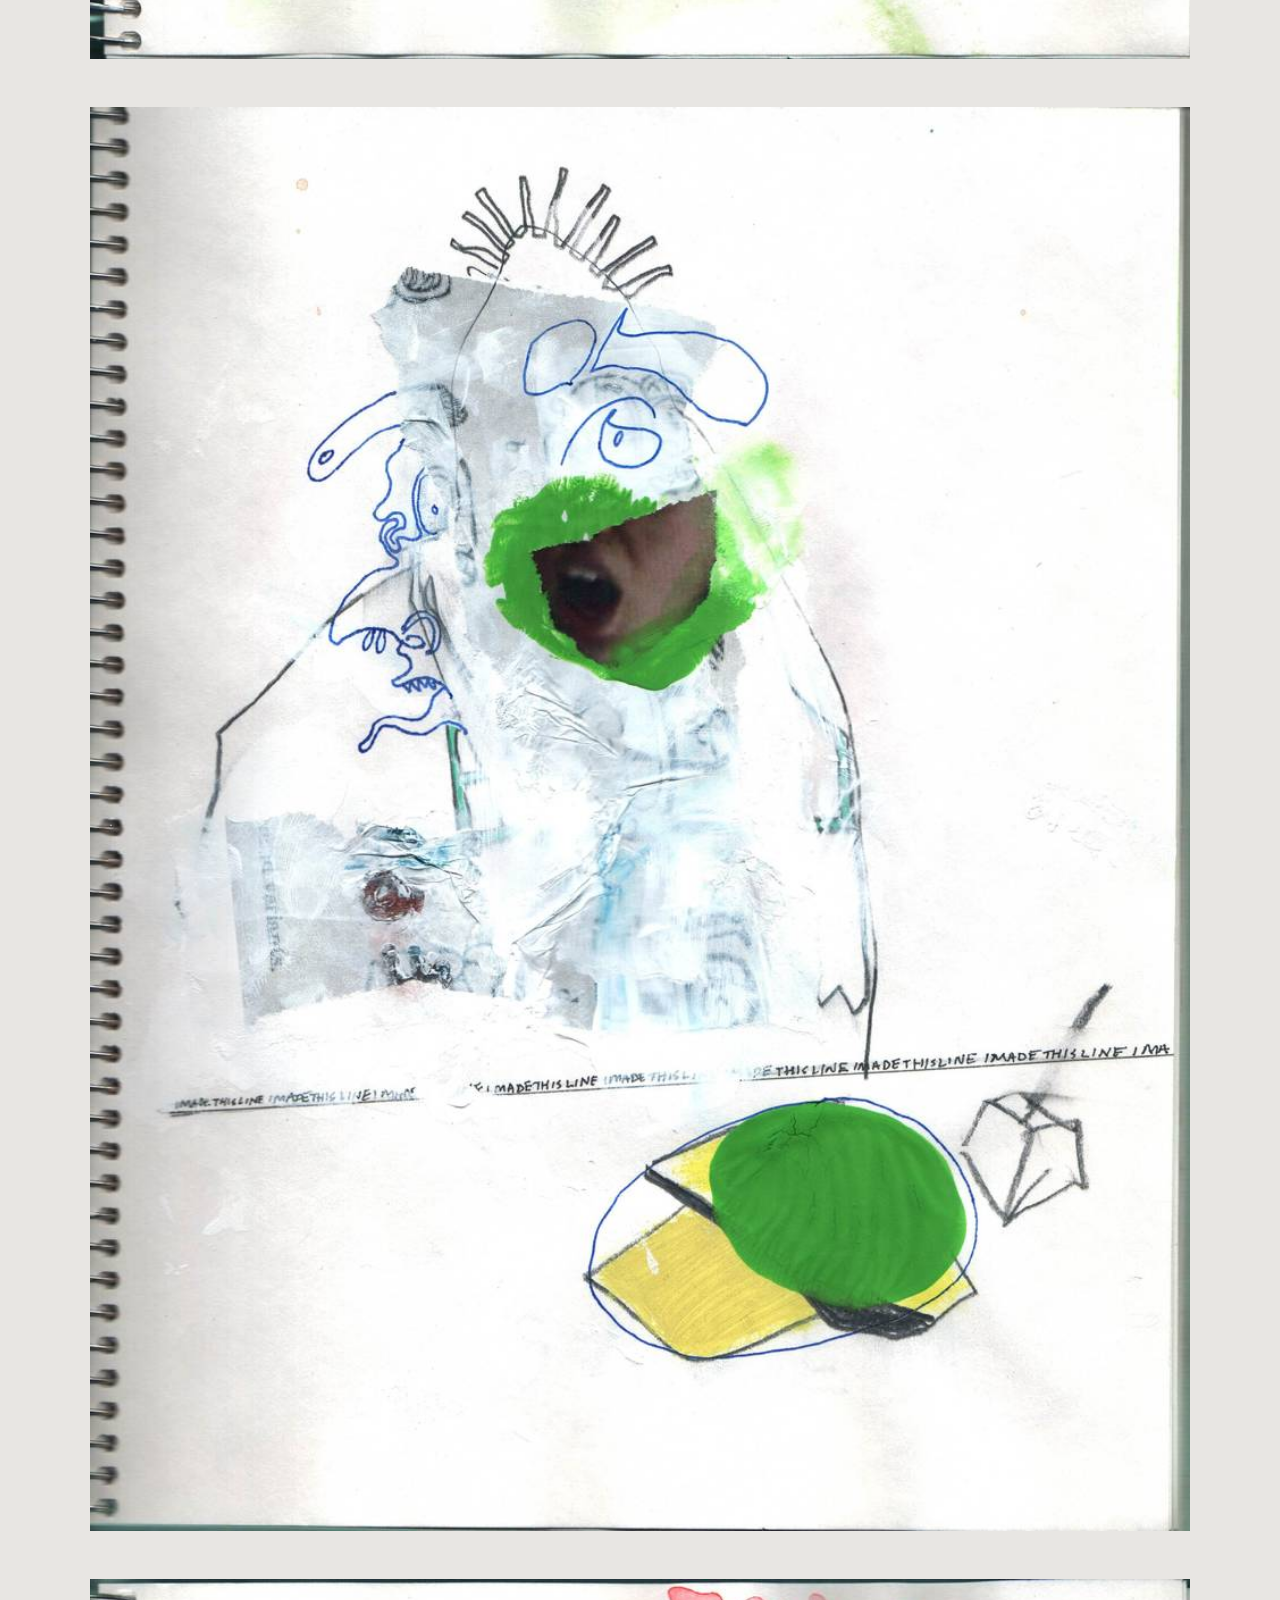
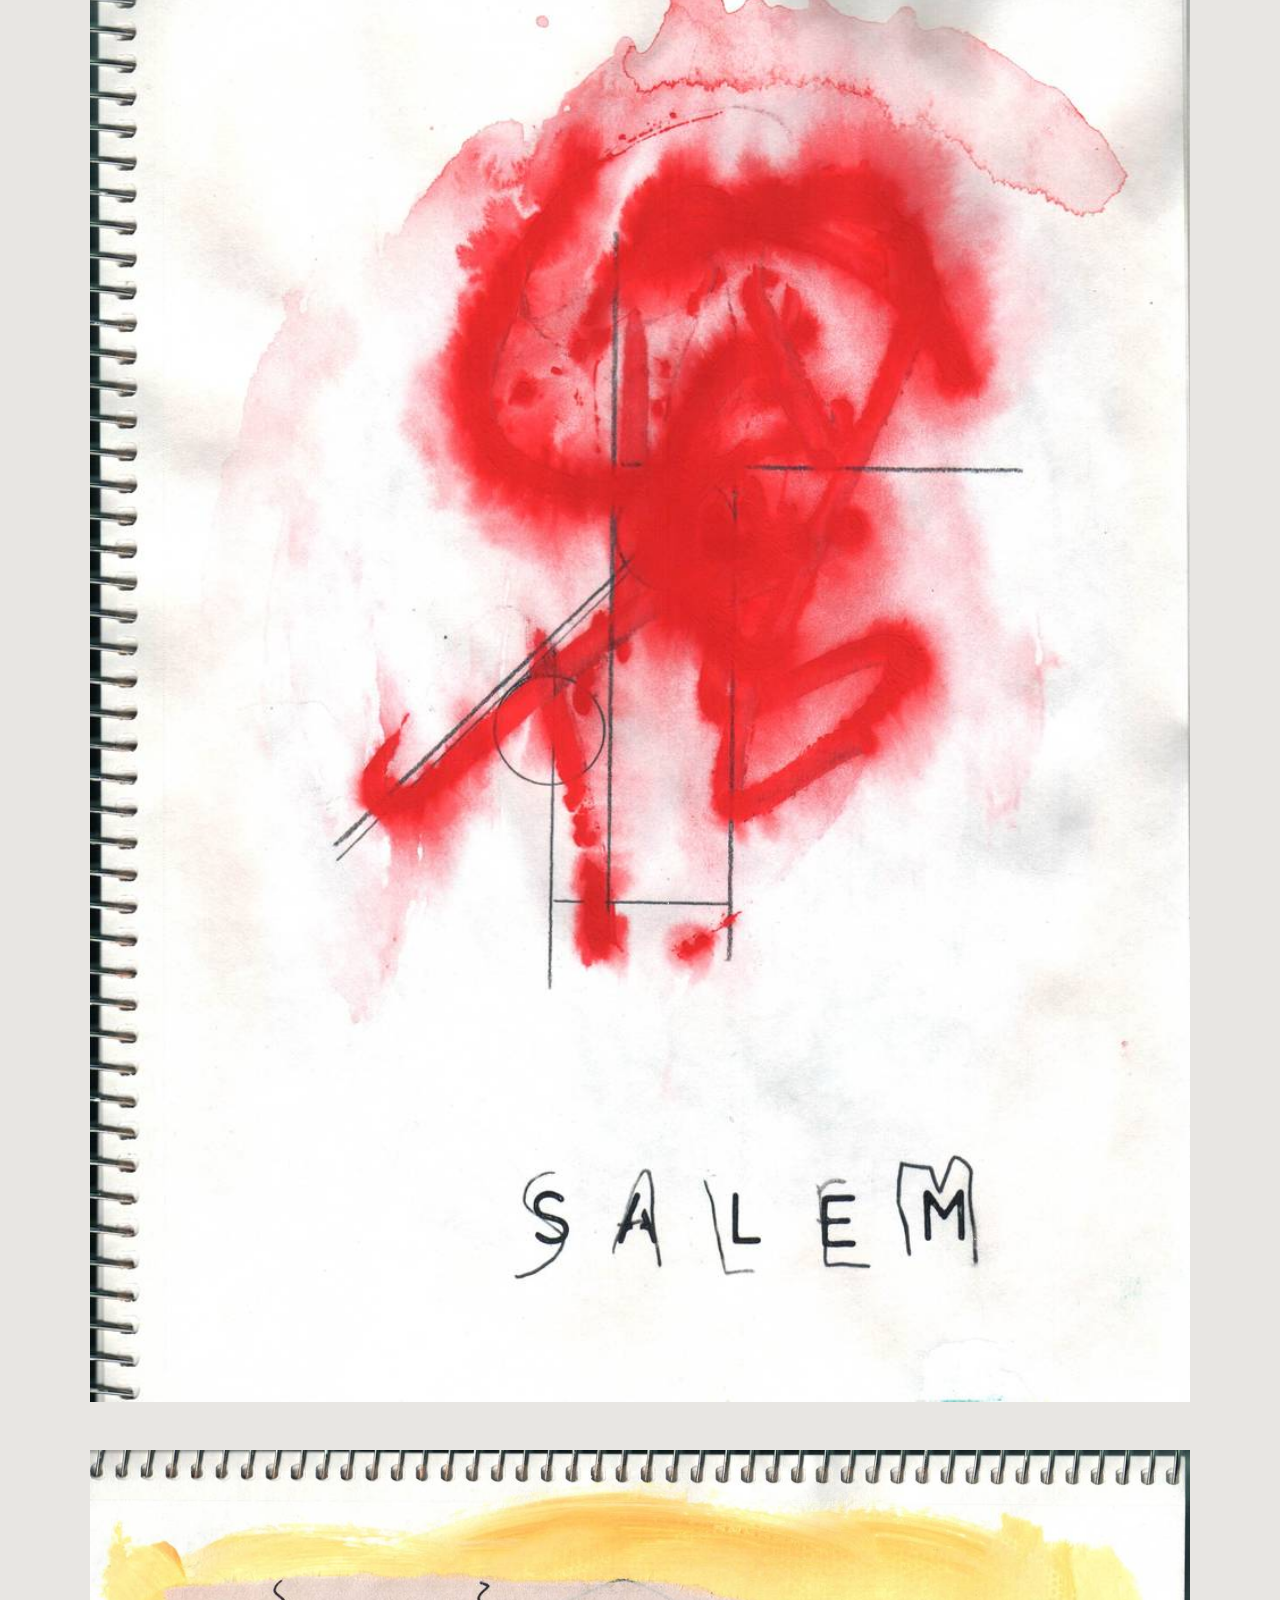
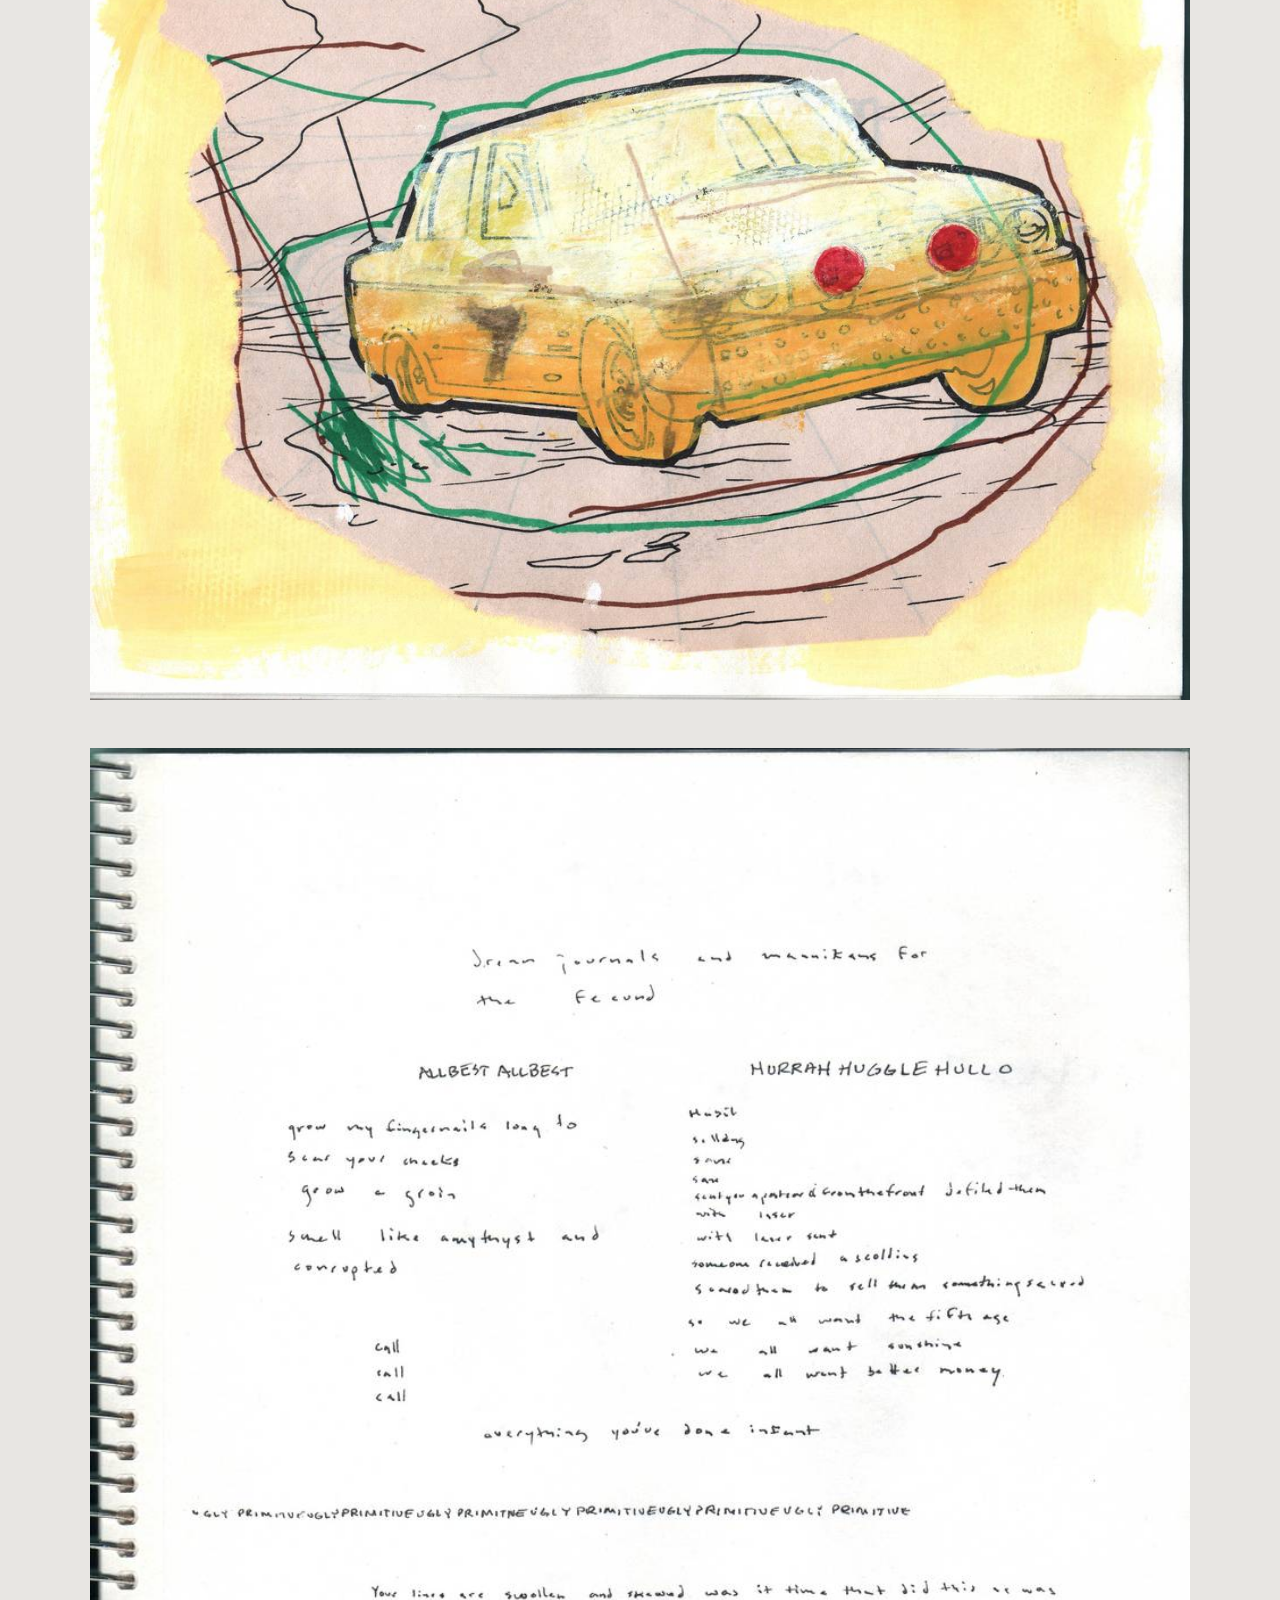
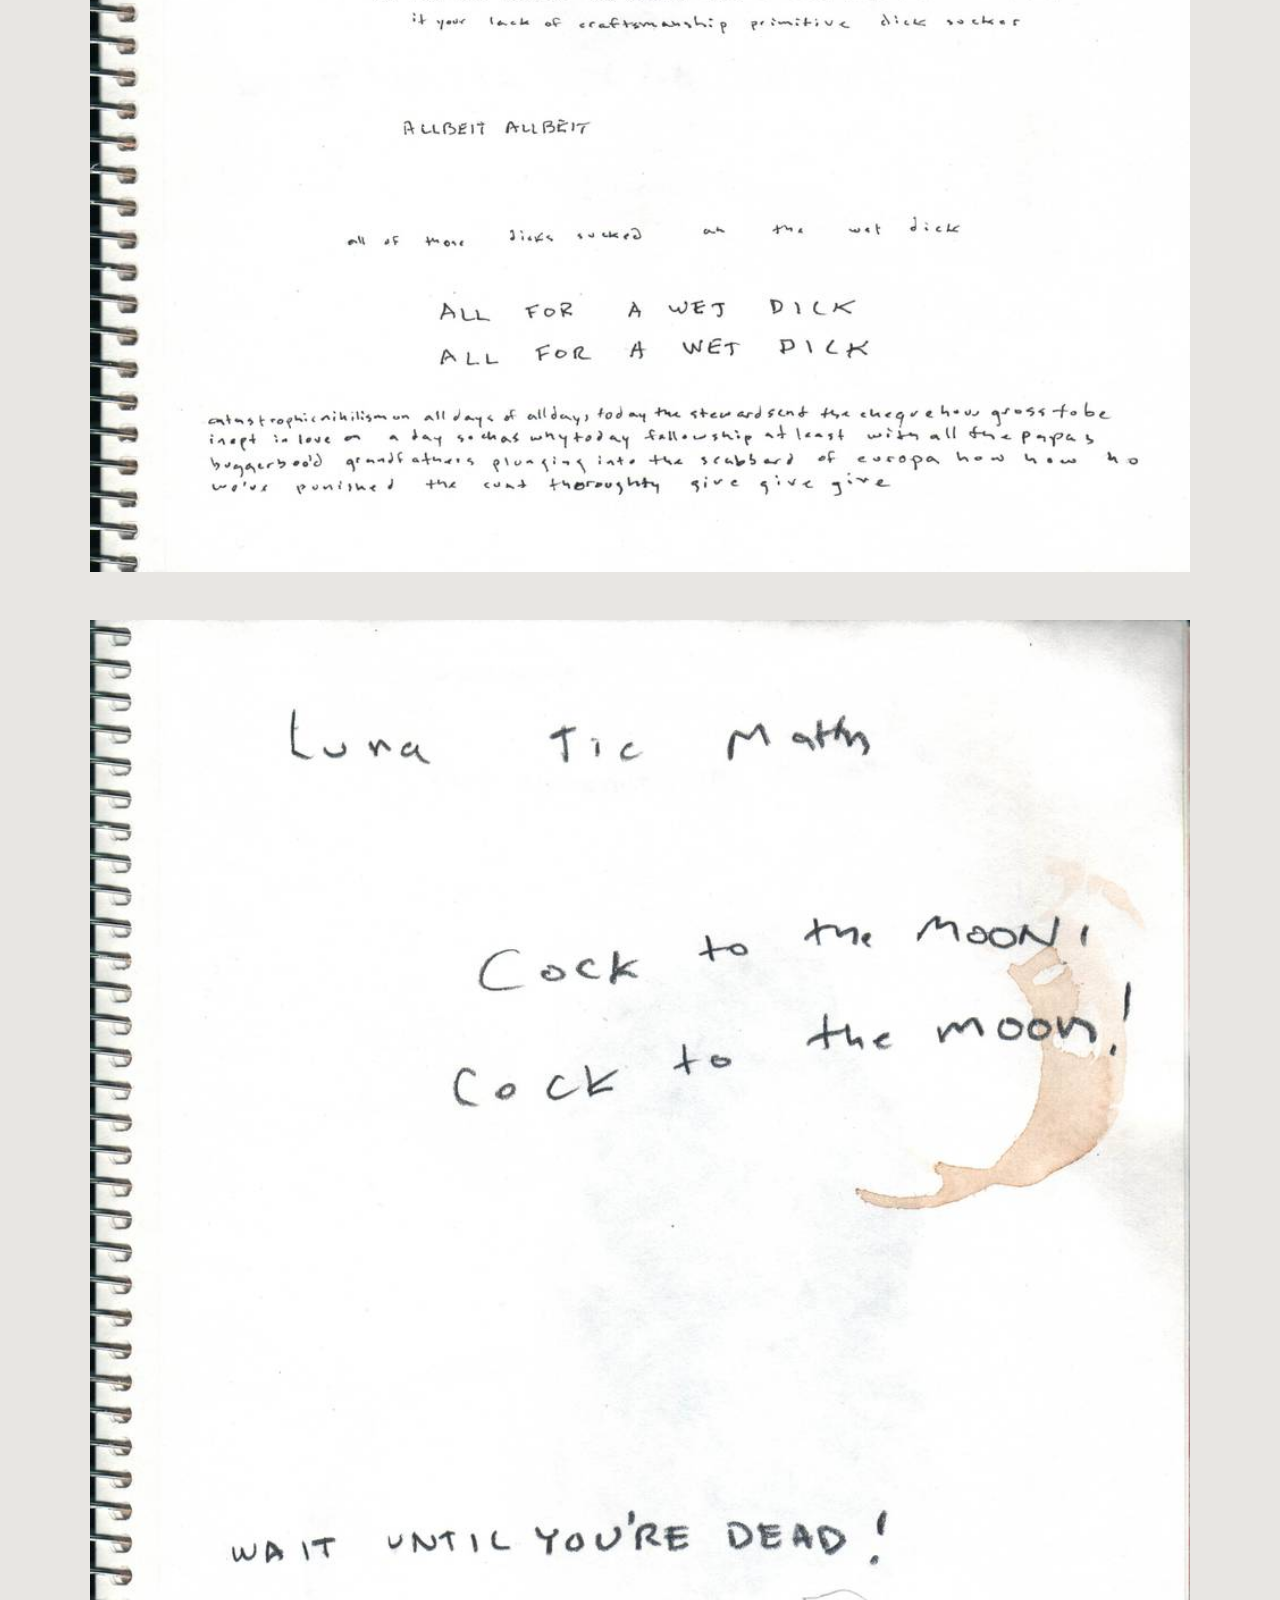
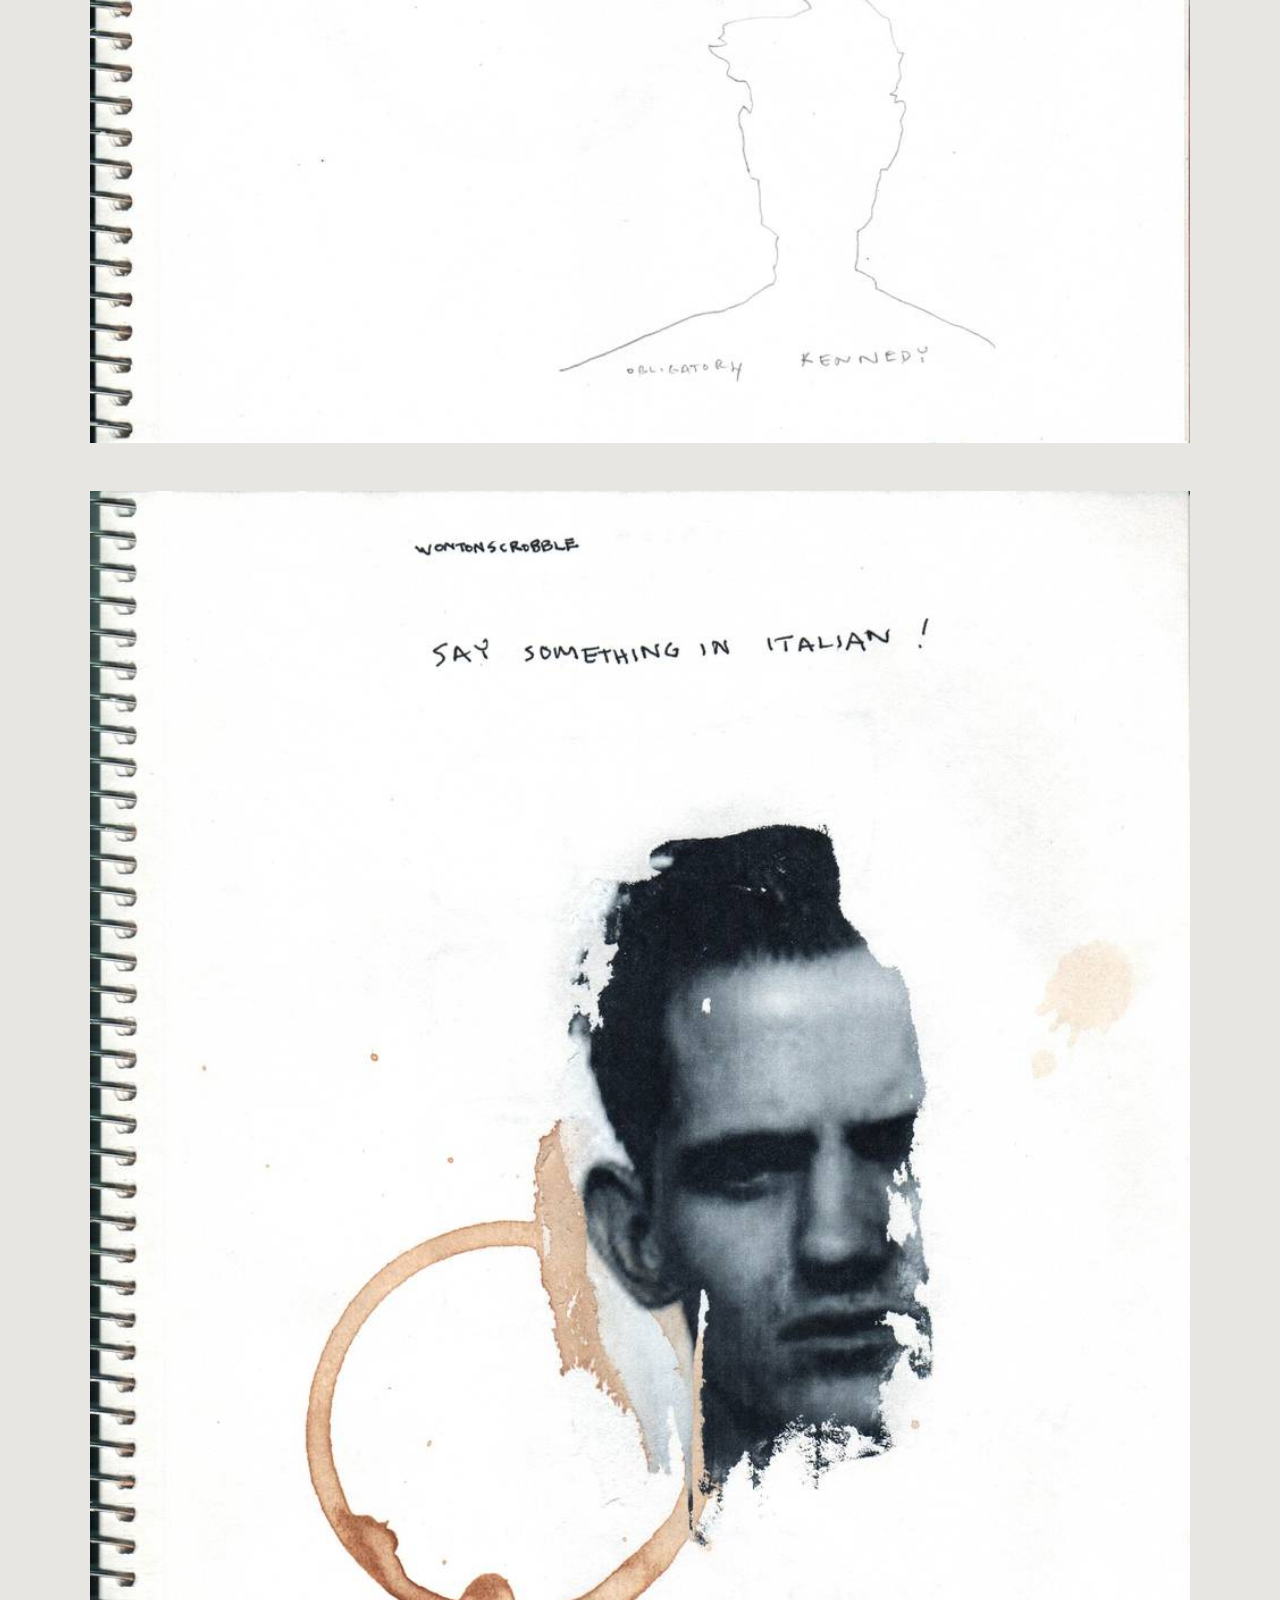
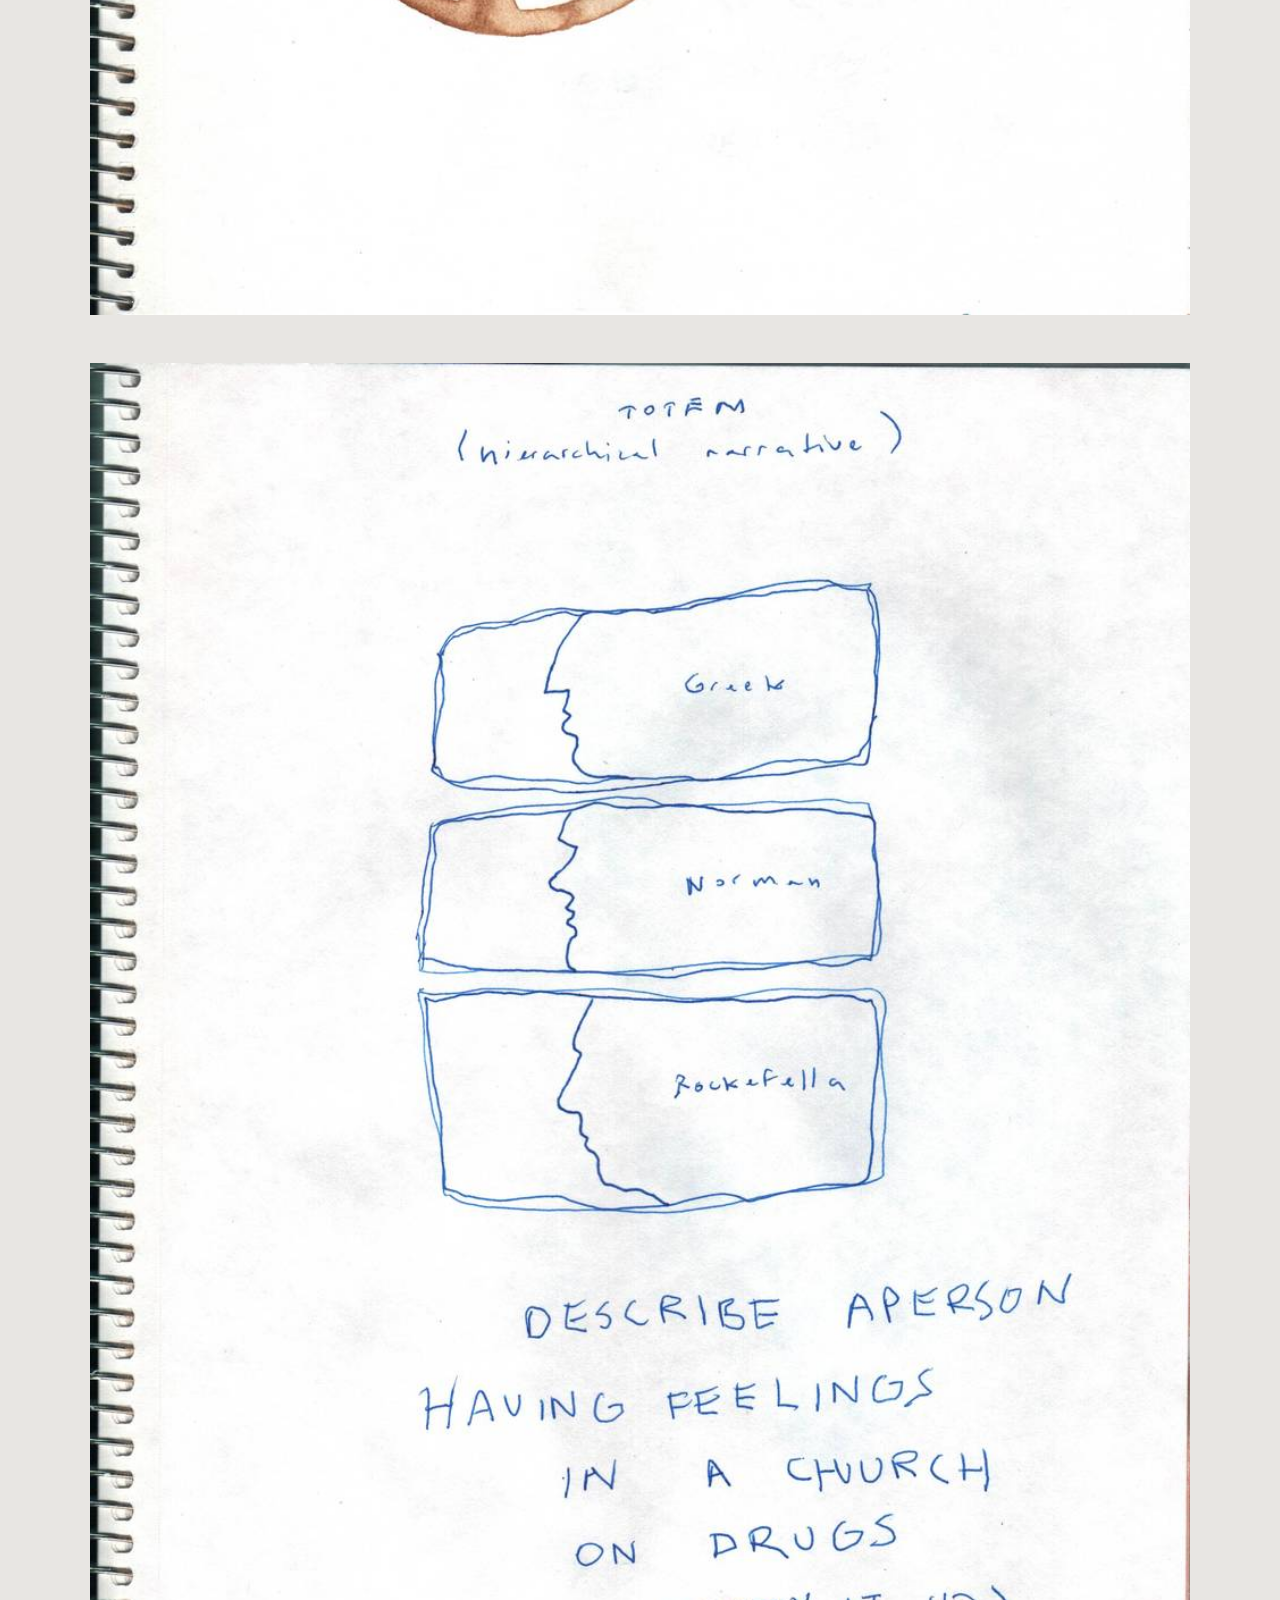
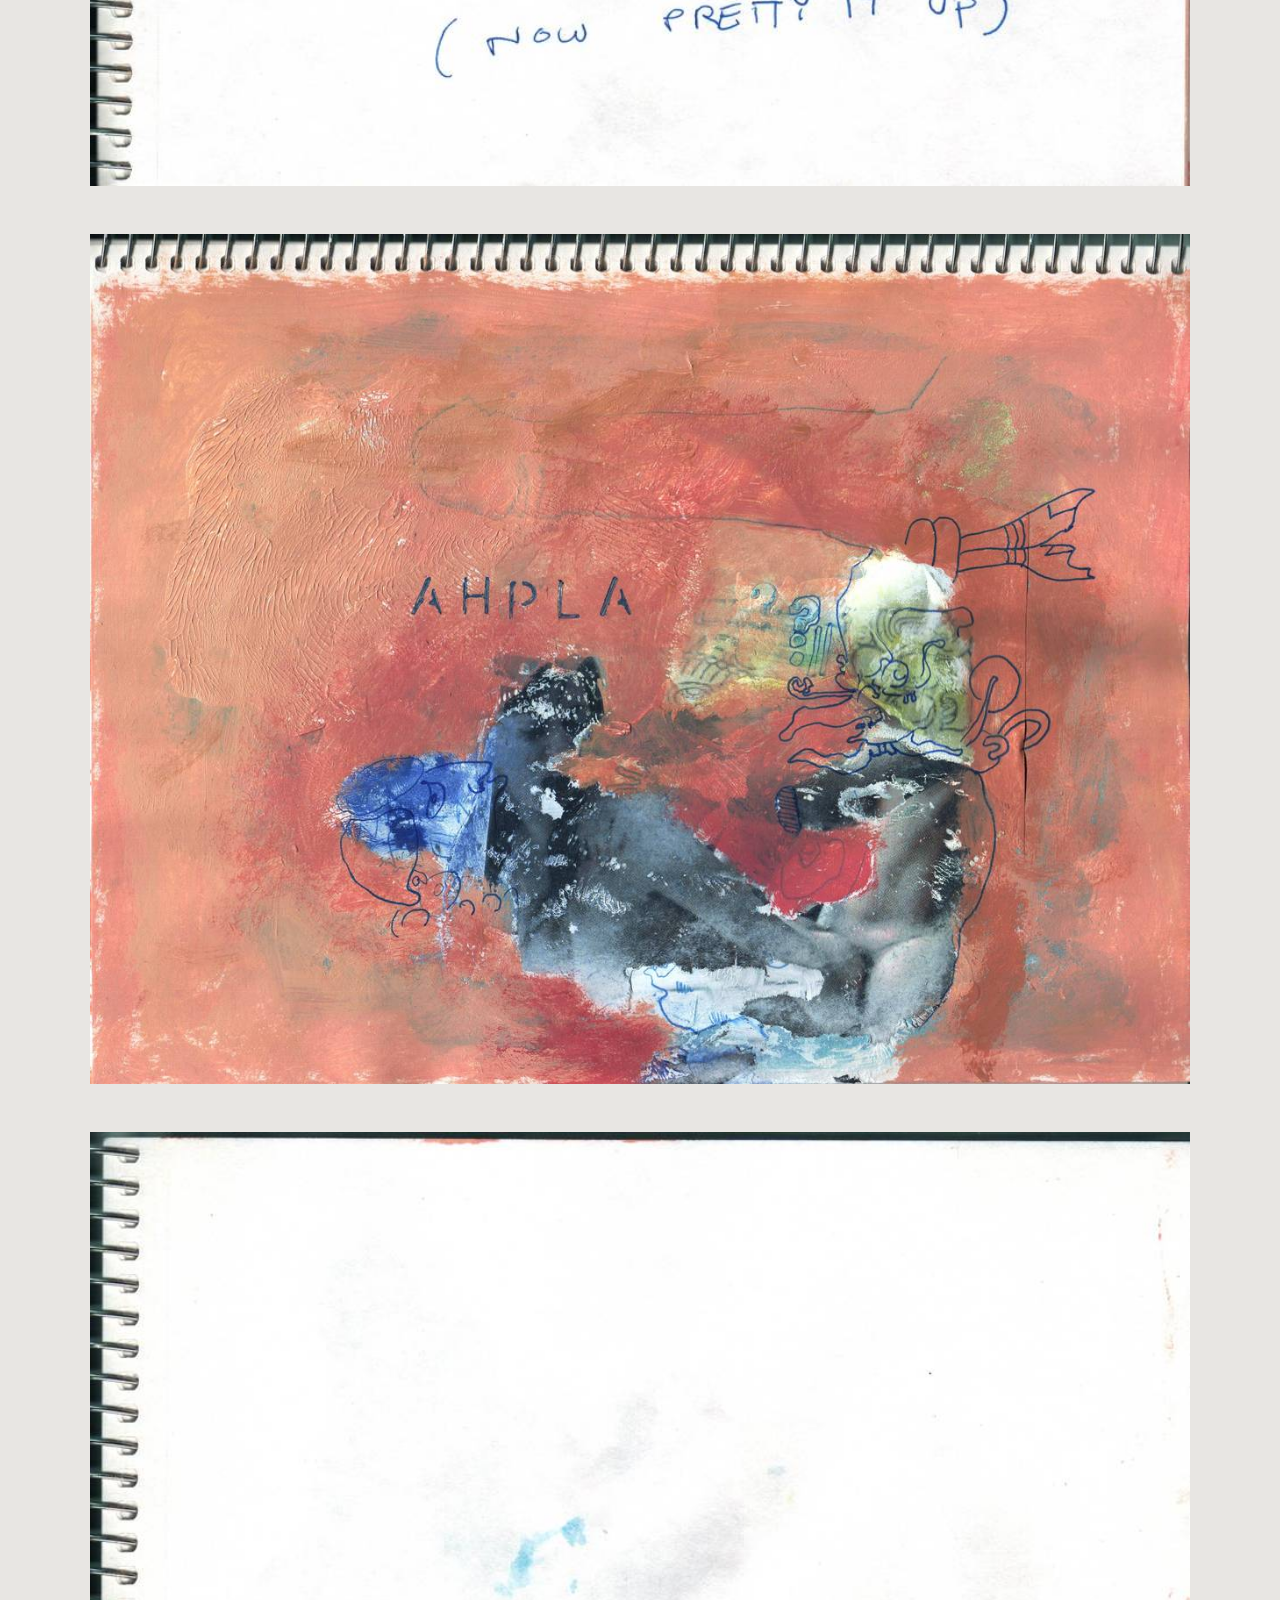
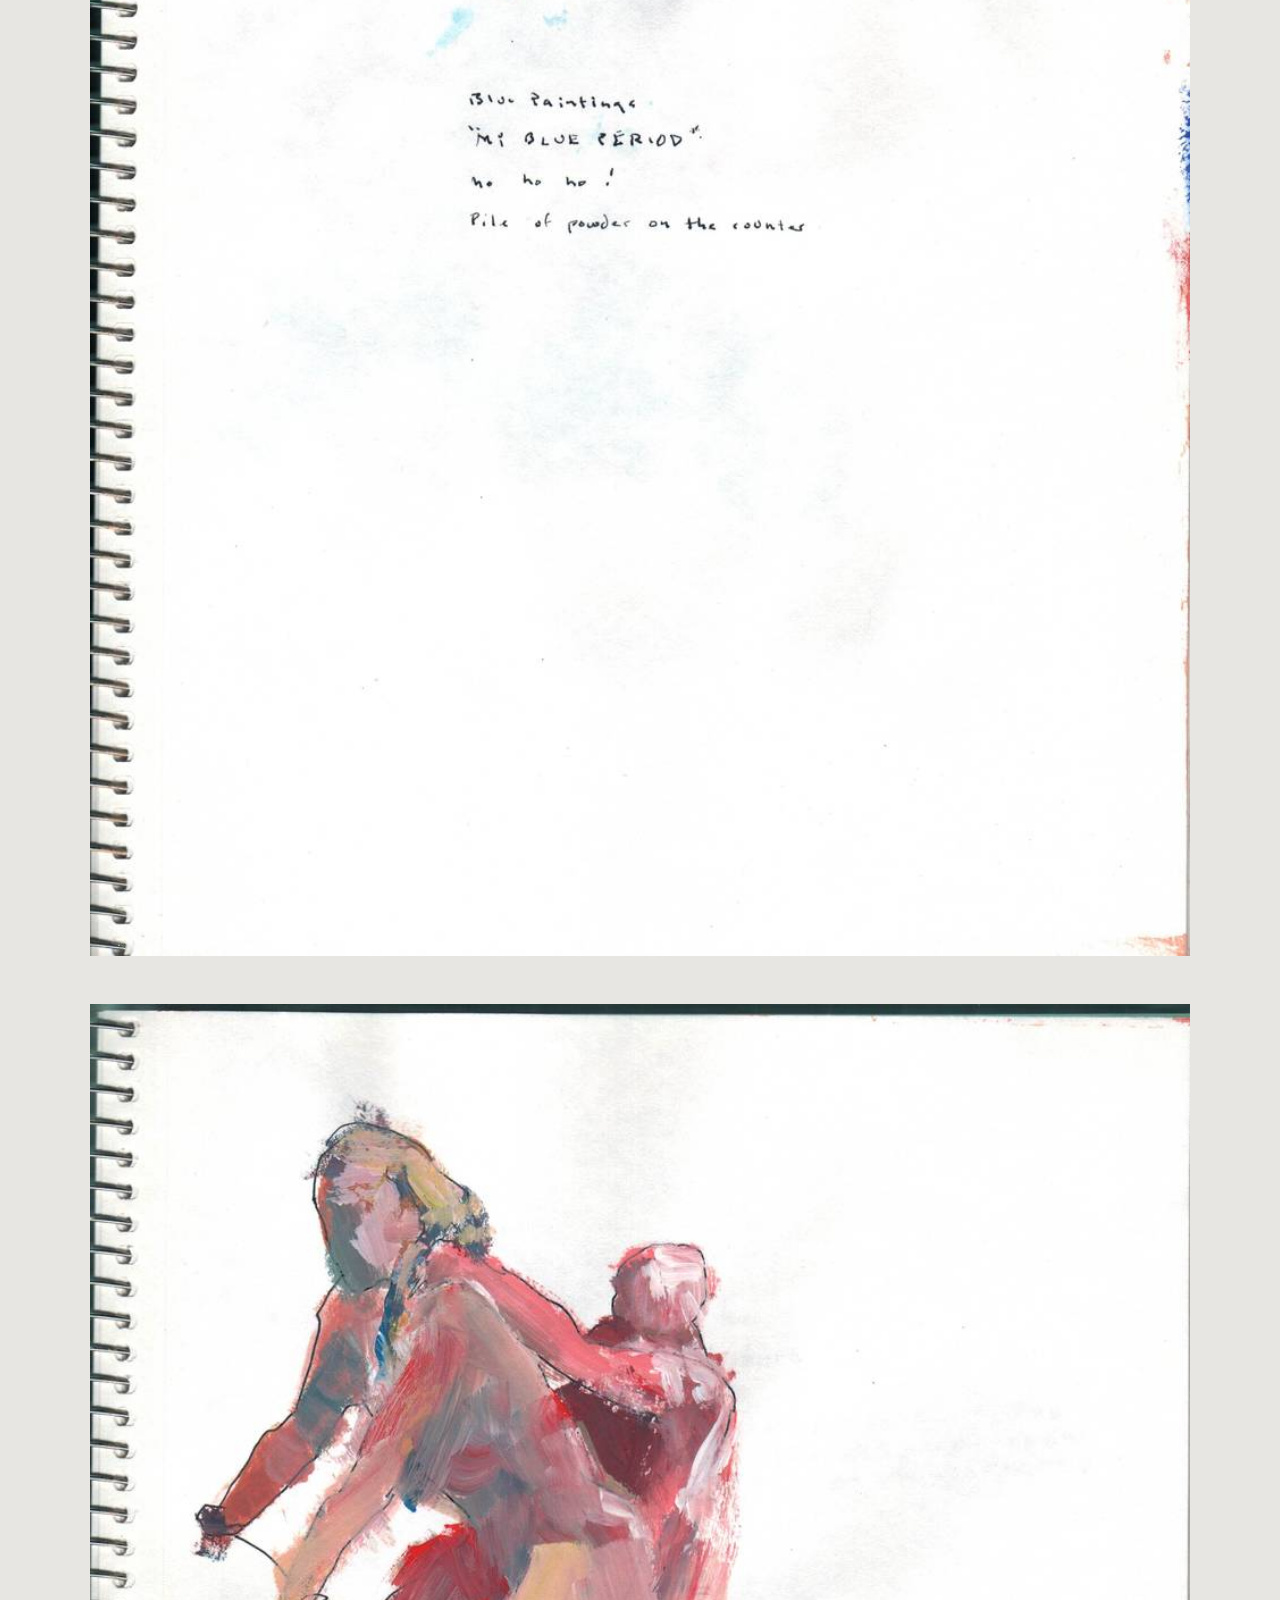
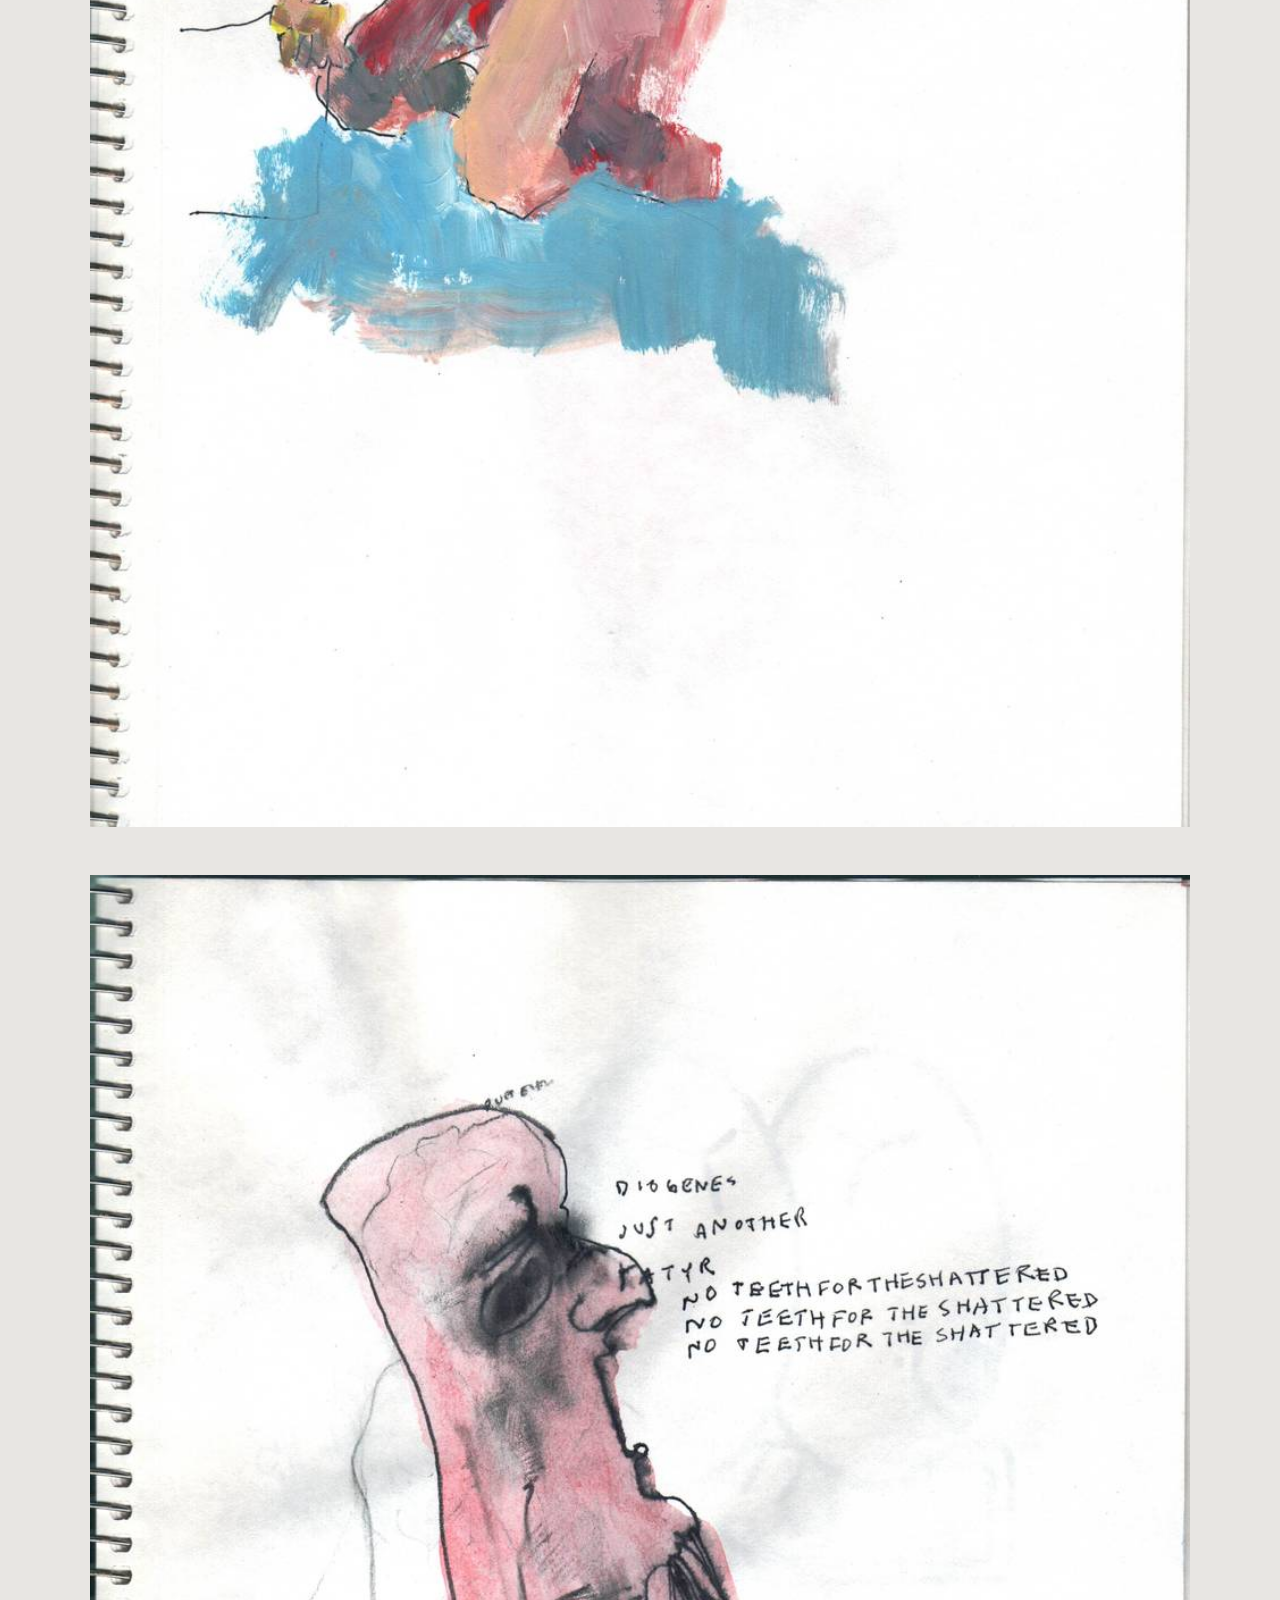
<file: docs/series/sketchbook.html>
<!DOCTYPE html>
<html lang="en">
<head>
  <meta charset="utf-8">
  <meta name="viewport" content="width=device-width, initial-scale=1">
  <title>Sketchbook — Holden Matarazzo</title>
  <meta name="description" content="Sketchbook — Works by Holden Matarazzo">
  <link rel="stylesheet" href="../css/main.css">
  <link rel="icon" type="image/png" href="../Media/favicon.png">
</head>

<body>
  <div class="site-wrapper">
    
    <header class="site-header">
      <a href="../index.html"><h1>Holden Matarazzo</h1></a>
      <h2>Sketchbook</h2>
    </header>

    <main class="gallery">
      <figure class="gallery-item"><a href="#img1"><img src="../artwork/sketchbook/Sketchbook_1.jpg" alt="Sketchbook" loading="lazy"></a></figure>
      <figure class="gallery-item"><a href="#img2"><img src="../artwork/sketchbook/Sketchbook_2.jpg" alt="Sketchbook" loading="lazy"></a></figure>
      <figure class="gallery-item"><a href="#img3"><img src="../artwork/sketchbook/Sketchbook_3.jpg" alt="Sketchbook" loading="lazy"></a></figure>
      <figure class="gallery-item"><a href="#img4"><img src="../artwork/sketchbook/Sketchbook_4.jpg" alt="Sketchbook" loading="lazy"></a></figure>
      <figure class="gallery-item"><a href="#img5"><img src="../artwork/sketchbook/Sketchbook_5.jpg" alt="Sketchbook" loading="lazy"></a></figure>
      <figure class="gallery-item"><a href="#img6"><img src="../artwork/sketchbook/Sketchbook_6.jpg" alt="Sketchbook" loading="lazy"></a></figure>
      <figure class="gallery-item"><a href="#img7"><img src="../artwork/sketchbook/Sketchbook_7.jpg" alt="Sketchbook" loading="lazy"></a></figure>
      <figure class="gallery-item"><a href="#img8"><img src="../artwork/sketchbook/Sketchbook_8.jpg" alt="Sketchbook" loading="lazy"></a></figure>
      <figure class="gallery-item"><a href="#img9"><img src="../artwork/sketchbook/Sketchbook_9.jpg" alt="Sketchbook" loading="lazy"></a></figure>
      <figure class="gallery-item"><a href="#img10"><img src="../artwork/sketchbook/Sketchbook_10.jpg" alt="Sketchbook" loading="lazy"></a></figure>
      <figure class="gallery-item"><a href="#img11"><img src="../artwork/sketchbook/Sketchbook_11.jpg" alt="Sketchbook" loading="lazy"></a></figure>
      <figure class="gallery-item"><a href="#img12"><img src="../artwork/sketchbook/Sketchbook_12.jpg" alt="Sketchbook" loading="lazy"></a></figure>
      <figure class="gallery-item"><a href="#img13"><img src="../artwork/sketchbook/Sketchbook_13.jpg" alt="Sketchbook" loading="lazy"></a></figure>
      <figure class="gallery-item"><a href="#img14"><img src="../artwork/sketchbook/Sketchbook_14.jpg" alt="Sketchbook" loading="lazy"></a></figure>
      <figure class="gallery-item"><a href="#img15"><img src="../artwork/sketchbook/Sketchbook_15.jpg" alt="Sketchbook" loading="lazy"></a></figure>
      <figure class="gallery-item"><a href="#img16"><img src="../artwork/sketchbook/Sketchbook_16.jpg" alt="Sketchbook" loading="lazy"></a></figure>
      <figure class="gallery-item"><a href="#img17"><img src="../artwork/sketchbook/Sketchbook_17.jpg" alt="Sketchbook" loading="lazy"></a></figure>
      <figure class="gallery-item"><a href="#img18"><img src="../artwork/sketchbook/Sketchbook_18.jpg" alt="Sketchbook" loading="lazy"></a></figure>
      <figure class="gallery-item"><a href="#img19"><img src="../artwork/sketchbook/Sketchbook_19.jpg" alt="Sketchbook" loading="lazy"></a></figure>
      <figure class="gallery-item"><a href="#img20"><img src="../artwork/sketchbook/Sketchbook_20.jpg" alt="Sketchbook" loading="lazy"></a></figure>
      <figure class="gallery-item"><a href="#img21"><img src="../artwork/sketchbook/Sketchbook_21.jpg" alt="Sketchbook" loading="lazy"></a></figure>
      <figure class="gallery-item"><a href="#img22"><img src="../artwork/sketchbook/Sketchbook_22.jpg" alt="Sketchbook" loading="lazy"></a></figure>
      <figure class="gallery-item"><a href="#img23"><img src="../artwork/sketchbook/Sketchbook_23.jpg" alt="Sketchbook" loading="lazy"></a></figure>
      <figure class="gallery-item"><a href="#img24"><img src="../artwork/sketchbook/Sketchbook_24.jpg" alt="Sketchbook" loading="lazy"></a></figure>
      <figure class="gallery-item"><a href="#img25"><img src="../artwork/sketchbook/Sketchbook_25.jpg" alt="Sketchbook" loading="lazy"></a></figure>
      <figure class="gallery-item"><a href="#img26"><img src="../artwork/sketchbook/Sketchbook_26.jpg" alt="Sketchbook" loading="lazy"></a></figure>
      <figure class="gallery-item"><a href="#img27"><img src="../artwork/sketchbook/Sketchbook_27.jpg" alt="Sketchbook" loading="lazy"></a></figure>
      <figure class="gallery-item"><a href="#img28"><img src="../artwork/sketchbook/Sketchbook_28.jpg" alt="Sketchbook" loading="lazy"></a></figure>
      <figure class="gallery-item"><a href="#img29"><img src="../artwork/sketchbook/Sketchbook_29.jpg" alt="Sketchbook" loading="lazy"></a></figure>
      <figure class="gallery-item"><a href="#img30"><img src="../artwork/sketchbook/Sketchbook_30.jpg" alt="Sketchbook" loading="lazy"></a></figure>
      <figure class="gallery-item"><a href="#img31"><img src="../artwork/sketchbook/Sketchbook_31.jpg" alt="Sketchbook" loading="lazy"></a></figure>
      <figure class="gallery-item"><a href="#img32"><img src="../artwork/sketchbook/Sketchbook_32.jpg" alt="Sketchbook" loading="lazy"></a></figure>
      <figure class="gallery-item"><a href="#img33"><img src="../artwork/sketchbook/Sketchbook_33.jpg" alt="Sketchbook" loading="lazy"></a></figure>
    </main>

    <footer class="site-footer">
      <p class="text-muted text-small"><a href="../index.html">← Back to series</a></p>
    </footer>

  </div>

  <!-- Lightboxes -->
  <div class="lightbox" id="img1"><a href="#" class="lightbox-close">×</a><a href="#img33" class="lightbox-nav prev">‹</a><div class="lightbox-inner"><img src="../artwork/sketchbook/Sketchbook_1.jpg" alt="Sketchbook"><div class="lightbox-controls"><a href="../artwork/sketchbook/Sketchbook_1.jpg" download class="lightbox-btn">Download</a><a href="../artwork/sketchbook/Sketchbook_1.jpg" target="_blank" class="lightbox-btn">Full Size</a><span class="lightbox-counter">1 / 33</span></div></div><a href="#img2" class="lightbox-nav next">›</a></div>
  <div class="lightbox" id="img2"><a href="#" class="lightbox-close">×</a><a href="#img1" class="lightbox-nav prev">‹</a><div class="lightbox-inner"><img src="../artwork/sketchbook/Sketchbook_2.jpg" alt="Sketchbook"><div class="lightbox-controls"><a href="../artwork/sketchbook/Sketchbook_2.jpg" download class="lightbox-btn">Download</a><a href="../artwork/sketchbook/Sketchbook_2.jpg" target="_blank" class="lightbox-btn">Full Size</a><span class="lightbox-counter">2 / 33</span></div></div><a href="#img3" class="lightbox-nav next">›</a></div>
  <div class="lightbox" id="img3"><a href="#" class="lightbox-close">×</a><a href="#img2" class="lightbox-nav prev">‹</a><div class="lightbox-inner"><img src="../artwork/sketchbook/Sketchbook_3.jpg" alt="Sketchbook"><div class="lightbox-controls"><a href="../artwork/sketchbook/Sketchbook_3.jpg" download class="lightbox-btn">Download</a><a href="../artwork/sketchbook/Sketchbook_3.jpg" target="_blank" class="lightbox-btn">Full Size</a><span class="lightbox-counter">3 / 33</span></div></div><a href="#img4" class="lightbox-nav next">›</a></div>
  <div class="lightbox" id="img4"><a href="#" class="lightbox-close">×</a><a href="#img3" class="lightbox-nav prev">‹</a><div class="lightbox-inner"><img src="../artwork/sketchbook/Sketchbook_4.jpg" alt="Sketchbook"><div class="lightbox-controls"><a href="../artwork/sketchbook/Sketchbook_4.jpg" download class="lightbox-btn">Download</a><a href="../artwork/sketchbook/Sketchbook_4.jpg" target="_blank" class="lightbox-btn">Full Size</a><span class="lightbox-counter">4 / 33</span></div></div><a href="#img5" class="lightbox-nav next">›</a></div>
  <div class="lightbox" id="img5"><a href="#" class="lightbox-close">×</a><a href="#img4" class="lightbox-nav prev">‹</a><div class="lightbox-inner"><img src="../artwork/sketchbook/Sketchbook_5.jpg" alt="Sketchbook"><div class="lightbox-controls"><a href="../artwork/sketchbook/Sketchbook_5.jpg" download class="lightbox-btn">Download</a><a href="../artwork/sketchbook/Sketchbook_5.jpg" target="_blank" class="lightbox-btn">Full Size</a><span class="lightbox-counter">5 / 33</span></div></div><a href="#img6" class="lightbox-nav next">›</a></div>
  <div class="lightbox" id="img6"><a href="#" class="lightbox-close">×</a><a href="#img5" class="lightbox-nav prev">‹</a><div class="lightbox-inner"><img src="../artwork/sketchbook/Sketchbook_6.jpg" alt="Sketchbook"><div class="lightbox-controls"><a href="../artwork/sketchbook/Sketchbook_6.jpg" download class="lightbox-btn">Download</a><a href="../artwork/sketchbook/Sketchbook_6.jpg" target="_blank" class="lightbox-btn">Full Size</a><span class="lightbox-counter">6 / 33</span></div></div><a href="#img7" class="lightbox-nav next">›</a></div>
  <div class="lightbox" id="img7"><a href="#" class="lightbox-close">×</a><a href="#img6" class="lightbox-nav prev">‹</a><div class="lightbox-inner"><img src="../artwork/sketchbook/Sketchbook_7.jpg" alt="Sketchbook"><div class="lightbox-controls"><a href="../artwork/sketchbook/Sketchbook_7.jpg" download class="lightbox-btn">Download</a><a href="../artwork/sketchbook/Sketchbook_7.jpg" target="_blank" class="lightbox-btn">Full Size</a><span class="lightbox-counter">7 / 33</span></div></div><a href="#img8" class="lightbox-nav next">›</a></div>
  <div class="lightbox" id="img8"><a href="#" class="lightbox-close">×</a><a href="#img7" class="lightbox-nav prev">‹</a><div class="lightbox-inner"><img src="../artwork/sketchbook/Sketchbook_8.jpg" alt="Sketchbook"><div class="lightbox-controls"><a href="../artwork/sketchbook/Sketchbook_8.jpg" download class="lightbox-btn">Download</a><a href="../artwork/sketchbook/Sketchbook_8.jpg" target="_blank" class="lightbox-btn">Full Size</a><span class="lightbox-counter">8 / 33</span></div></div><a href="#img9" class="lightbox-nav next">›</a></div>
  <div class="lightbox" id="img9"><a href="#" class="lightbox-close">×</a><a href="#img8" class="lightbox-nav prev">‹</a><div class="lightbox-inner"><img src="../artwork/sketchbook/Sketchbook_9.jpg" alt="Sketchbook"><div class="lightbox-controls"><a href="../artwork/sketchbook/Sketchbook_9.jpg" download class="lightbox-btn">Download</a><a href="../artwork/sketchbook/Sketchbook_9.jpg" target="_blank" class="lightbox-btn">Full Size</a><span class="lightbox-counter">9 / 33</span></div></div><a href="#img10" class="lightbox-nav next">›</a></div>
  <div class="lightbox" id="img10"><a href="#" class="lightbox-close">×</a><a href="#img9" class="lightbox-nav prev">‹</a><div class="lightbox-inner"><img src="../artwork/sketchbook/Sketchbook_10.jpg" alt="Sketchbook"><div class="lightbox-controls"><a href="../artwork/sketchbook/Sketchbook_10.jpg" download class="lightbox-btn">Download</a><a href="../artwork/sketchbook/Sketchbook_10.jpg" target="_blank" class="lightbox-btn">Full Size</a><span class="lightbox-counter">10 / 33</span></div></div><a href="#img11" class="lightbox-nav next">›</a></div>
  <div class="lightbox" id="img11"><a href="#" class="lightbox-close">×</a><a href="#img10" class="lightbox-nav prev">‹</a><div class="lightbox-inner"><img src="../artwork/sketchbook/Sketchbook_11.jpg" alt="Sketchbook"><div class="lightbox-controls"><a href="../artwork/sketchbook/Sketchbook_11.jpg" download class="lightbox-btn">Download</a><a href="../artwork/sketchbook/Sketchbook_11.jpg" target="_blank" class="lightbox-btn">Full Size</a><span class="lightbox-counter">11 / 33</span></div></div><a href="#img12" class="lightbox-nav next">›</a></div>
  <div class="lightbox" id="img12"><a href="#" class="lightbox-close">×</a><a href="#img11" class="lightbox-nav prev">‹</a><div class="lightbox-inner"><img src="../artwork/sketchbook/Sketchbook_12.jpg" alt="Sketchbook"><div class="lightbox-controls"><a href="../artwork/sketchbook/Sketchbook_12.jpg" download class="lightbox-btn">Download</a><a href="../artwork/sketchbook/Sketchbook_12.jpg" target="_blank" class="lightbox-btn">Full Size</a><span class="lightbox-counter">12 / 33</span></div></div><a href="#img13" class="lightbox-nav next">›</a></div>
  <div class="lightbox" id="img13"><a href="#" class="lightbox-close">×</a><a href="#img12" class="lightbox-nav prev">‹</a><div class="lightbox-inner"><img src="../artwork/sketchbook/Sketchbook_13.jpg" alt="Sketchbook"><div class="lightbox-controls"><a href="../artwork/sketchbook/Sketchbook_13.jpg" download class="lightbox-btn">Download</a><a href="../artwork/sketchbook/Sketchbook_13.jpg" target="_blank" class="lightbox-btn">Full Size</a><span class="lightbox-counter">13 / 33</span></div></div><a href="#img14" class="lightbox-nav next">›</a></div>
  <div class="lightbox" id="img14"><a href="#" class="lightbox-close">×</a><a href="#img13" class="lightbox-nav prev">‹</a><div class="lightbox-inner"><img src="../artwork/sketchbook/Sketchbook_14.jpg" alt="Sketchbook"><div class="lightbox-controls"><a href="../artwork/sketchbook/Sketchbook_14.jpg" download class="lightbox-btn">Download</a><a href="../artwork/sketchbook/Sketchbook_14.jpg" target="_blank" class="lightbox-btn">Full Size</a><span class="lightbox-counter">14 / 33</span></div></div><a href="#img15" class="lightbox-nav next">›</a></div>
  <div class="lightbox" id="img15"><a href="#" class="lightbox-close">×</a><a href="#img14" class="lightbox-nav prev">‹</a><div class="lightbox-inner"><img src="../artwork/sketchbook/Sketchbook_15.jpg" alt="Sketchbook"><div class="lightbox-controls"><a href="../artwork/sketchbook/Sketchbook_15.jpg" download class="lightbox-btn">Download</a><a href="../artwork/sketchbook/Sketchbook_15.jpg" target="_blank" class="lightbox-btn">Full Size</a><span class="lightbox-counter">15 / 33</span></div></div><a href="#img16" class="lightbox-nav next">›</a></div>
  <div class="lightbox" id="img16"><a href="#" class="lightbox-close">×</a><a href="#img15" class="lightbox-nav prev">‹</a><div class="lightbox-inner"><img src="../artwork/sketchbook/Sketchbook_16.jpg" alt="Sketchbook"><div class="lightbox-controls"><a href="../artwork/sketchbook/Sketchbook_16.jpg" download class="lightbox-btn">Download</a><a href="../artwork/sketchbook/Sketchbook_16.jpg" target="_blank" class="lightbox-btn">Full Size</a><span class="lightbox-counter">16 / 33</span></div></div><a href="#img17" class="lightbox-nav next">›</a></div>
  <div class="lightbox" id="img17"><a href="#" class="lightbox-close">×</a><a href="#img16" class="lightbox-nav prev">‹</a><div class="lightbox-inner"><img src="../artwork/sketchbook/Sketchbook_17.jpg" alt="Sketchbook"><div class="lightbox-controls"><a href="../artwork/sketchbook/Sketchbook_17.jpg" download class="lightbox-btn">Download</a><a href="../artwork/sketchbook/Sketchbook_17.jpg" target="_blank" class="lightbox-btn">Full Size</a><span class="lightbox-counter">17 / 33</span></div></div><a href="#img18" class="lightbox-nav next">›</a></div>
  <div class="lightbox" id="img18"><a href="#" class="lightbox-close">×</a><a href="#img17" class="lightbox-nav prev">‹</a><div class="lightbox-inner"><img src="../artwork/sketchbook/Sketchbook_18.jpg" alt="Sketchbook"><div class="lightbox-controls"><a href="../artwork/sketchbook/Sketchbook_18.jpg" download class="lightbox-btn">Download</a><a href="../artwork/sketchbook/Sketchbook_18.jpg" target="_blank" class="lightbox-btn">Full Size</a><span class="lightbox-counter">18 / 33</span></div></div><a href="#img19" class="lightbox-nav next">›</a></div>
  <div class="lightbox" id="img19"><a href="#" class="lightbox-close">×</a><a href="#img18" class="lightbox-nav prev">‹</a><div class="lightbox-inner"><img src="../artwork/sketchbook/Sketchbook_19.jpg" alt="Sketchbook"><div class="lightbox-controls"><a href="../artwork/sketchbook/Sketchbook_19.jpg" download class="lightbox-btn">Download</a><a href="../artwork/sketchbook/Sketchbook_19.jpg" target="_blank" class="lightbox-btn">Full Size</a><span class="lightbox-counter">19 / 33</span></div></div><a href="#img20" class="lightbox-nav next">›</a></div>
  <div class="lightbox" id="img20"><a href="#" class="lightbox-close">×</a><a href="#img19" class="lightbox-nav prev">‹</a><div class="lightbox-inner"><img src="../artwork/sketchbook/Sketchbook_20.jpg" alt="Sketchbook"><div class="lightbox-controls"><a href="../artwork/sketchbook/Sketchbook_20.jpg" download class="lightbox-btn">Download</a><a href="../artwork/sketchbook/Sketchbook_20.jpg" target="_blank" class="lightbox-btn">Full Size</a><span class="lightbox-counter">20 / 33</span></div></div><a href="#img21" class="lightbox-nav next">›</a></div>
  <div class="lightbox" id="img21"><a href="#" class="lightbox-close">×</a><a href="#img20" class="lightbox-nav prev">‹</a><div class="lightbox-inner"><img src="../artwork/sketchbook/Sketchbook_21.jpg" alt="Sketchbook"><div class="lightbox-controls"><a href="../artwork/sketchbook/Sketchbook_21.jpg" download class="lightbox-btn">Download</a><a href="../artwork/sketchbook/Sketchbook_21.jpg" target="_blank" class="lightbox-btn">Full Size</a><span class="lightbox-counter">21 / 33</span></div></div><a href="#img22" class="lightbox-nav next">›</a></div>
  <div class="lightbox" id="img22"><a href="#" class="lightbox-close">×</a><a href="#img21" class="lightbox-nav prev">‹</a><div class="lightbox-inner"><img src="../artwork/sketchbook/Sketchbook_22.jpg" alt="Sketchbook"><div class="lightbox-controls"><a href="../artwork/sketchbook/Sketchbook_22.jpg" download class="lightbox-btn">Download</a><a href="../artwork/sketchbook/Sketchbook_22.jpg" target="_blank" class="lightbox-btn">Full Size</a><span class="lightbox-counter">22 / 33</span></div></div><a href="#img23" class="lightbox-nav next">›</a></div>
  <div class="lightbox" id="img23"><a href="#" class="lightbox-close">×</a><a href="#img22" class="lightbox-nav prev">‹</a><div class="lightbox-inner"><img src="../artwork/sketchbook/Sketchbook_23.jpg" alt="Sketchbook"><div class="lightbox-controls"><a href="../artwork/sketchbook/Sketchbook_23.jpg" download class="lightbox-btn">Download</a><a href="../artwork/sketchbook/Sketchbook_23.jpg" target="_blank" class="lightbox-btn">Full Size</a><span class="lightbox-counter">23 / 33</span></div></div><a href="#img24" class="lightbox-nav next">›</a></div>
  <div class="lightbox" id="img24"><a href="#" class="lightbox-close">×</a><a href="#img23" class="lightbox-nav prev">‹</a><div class="lightbox-inner"><img src="../artwork/sketchbook/Sketchbook_24.jpg" alt="Sketchbook"><div class="lightbox-controls"><a href="../artwork/sketchbook/Sketchbook_24.jpg" download class="lightbox-btn">Download</a><a href="../artwork/sketchbook/Sketchbook_24.jpg" target="_blank" class="lightbox-btn">Full Size</a><span class="lightbox-counter">24 / 33</span></div></div><a href="#img25" class="lightbox-nav next">›</a></div>
  <div class="lightbox" id="img25"><a href="#" class="lightbox-close">×</a><a href="#img24" class="lightbox-nav prev">‹</a><div class="lightbox-inner"><img src="../artwork/sketchbook/Sketchbook_25.jpg" alt="Sketchbook"><div class="lightbox-controls"><a href="../artwork/sketchbook/Sketchbook_25.jpg" download class="lightbox-btn">Download</a><a href="../artwork/sketchbook/Sketchbook_25.jpg" target="_blank" class="lightbox-btn">Full Size</a><span class="lightbox-counter">25 / 33</span></div></div><a href="#img26" class="lightbox-nav next">›</a></div>
  <div class="lightbox" id="img26"><a href="#" class="lightbox-close">×</a><a href="#img25" class="lightbox-nav prev">‹</a><div class="lightbox-inner"><img src="../artwork/sketchbook/Sketchbook_26.jpg" alt="Sketchbook"><div class="lightbox-controls"><a href="../artwork/sketchbook/Sketchbook_26.jpg" download class="lightbox-btn">Download</a><a href="../artwork/sketchbook/Sketchbook_26.jpg" target="_blank" class="lightbox-btn">Full Size</a><span class="lightbox-counter">26 / 33</span></div></div><a href="#img27" class="lightbox-nav next">›</a></div>
  <div class="lightbox" id="img27"><a href="#" class="lightbox-close">×</a><a href="#img26" class="lightbox-nav prev">‹</a><div class="lightbox-inner"><img src="../artwork/sketchbook/Sketchbook_27.jpg" alt="Sketchbook"><div class="lightbox-controls"><a href="../artwork/sketchbook/Sketchbook_27.jpg" download class="lightbox-btn">Download</a><a href="../artwork/sketchbook/Sketchbook_27.jpg" target="_blank" class="lightbox-btn">Full Size</a><span class="lightbox-counter">27 / 33</span></div></div><a href="#img28" class="lightbox-nav next">›</a></div>
  <div class="lightbox" id="img28"><a href="#" class="lightbox-close">×</a><a href="#img27" class="lightbox-nav prev">‹</a><div class="lightbox-inner"><img src="../artwork/sketchbook/Sketchbook_28.jpg" alt="Sketchbook"><div class="lightbox-controls"><a href="../artwork/sketchbook/Sketchbook_28.jpg" download class="lightbox-btn">Download</a><a href="../artwork/sketchbook/Sketchbook_28.jpg" target="_blank" class="lightbox-btn">Full Size</a><span class="lightbox-counter">28 / 33</span></div></div><a href="#img29" class="lightbox-nav next">›</a></div>
  <div class="lightbox" id="img29"><a href="#" class="lightbox-close">×</a><a href="#img28" class="lightbox-nav prev">‹</a><div class="lightbox-inner"><img src="../artwork/sketchbook/Sketchbook_29.jpg" alt="Sketchbook"><div class="lightbox-controls"><a href="../artwork/sketchbook/Sketchbook_29.jpg" download class="lightbox-btn">Download</a><a href="../artwork/sketchbook/Sketchbook_29.jpg" target="_blank" class="lightbox-btn">Full Size</a><span class="lightbox-counter">29 / 33</span></div></div><a href="#img30" class="lightbox-nav next">›</a></div>
  <div class="lightbox" id="img30"><a href="#" class="lightbox-close">×</a><a href="#img29" class="lightbox-nav prev">‹</a><div class="lightbox-inner"><img src="../artwork/sketchbook/Sketchbook_30.jpg" alt="Sketchbook"><div class="lightbox-controls"><a href="../artwork/sketchbook/Sketchbook_30.jpg" download class="lightbox-btn">Download</a><a href="../artwork/sketchbook/Sketchbook_30.jpg" target="_blank" class="lightbox-btn">Full Size</a><span class="lightbox-counter">30 / 33</span></div></div><a href="#img31" class="lightbox-nav next">›</a></div>
  <div class="lightbox" id="img31"><a href="#" class="lightbox-close">×</a><a href="#img30" class="lightbox-nav prev">‹</a><div class="lightbox-inner"><img src="../artwork/sketchbook/Sketchbook_31.jpg" alt="Sketchbook"><div class="lightbox-controls"><a href="../artwork/sketchbook/Sketchbook_31.jpg" download class="lightbox-btn">Download</a><a href="../artwork/sketchbook/Sketchbook_31.jpg" target="_blank" class="lightbox-btn">Full Size</a><span class="lightbox-counter">31 / 33</span></div></div><a href="#img32" class="lightbox-nav next">›</a></div>
  <div class="lightbox" id="img32"><a href="#" class="lightbox-close">×</a><a href="#img31" class="lightbox-nav prev">‹</a><div class="lightbox-inner"><img src="../artwork/sketchbook/Sketchbook_32.jpg" alt="Sketchbook"><div class="lightbox-controls"><a href="../artwork/sketchbook/Sketchbook_32.jpg" download class="lightbox-btn">Download</a><a href="../artwork/sketchbook/Sketchbook_32.jpg" target="_blank" class="lightbox-btn">Full Size</a><span class="lightbox-counter">32 / 33</span></div></div><a href="#img33" class="lightbox-nav next">›</a></div>
  <div class="lightbox" id="img33"><a href="#" class="lightbox-close">×</a><a href="#img32" class="lightbox-nav prev">‹</a><div class="lightbox-inner"><img src="../artwork/sketchbook/Sketchbook_33.jpg" alt="Sketchbook"><div class="lightbox-controls"><a href="../artwork/sketchbook/Sketchbook_33.jpg" download class="lightbox-btn">Download</a><a href="../artwork/sketchbook/Sketchbook_33.jpg" target="_blank" class="lightbox-btn">Full Size</a><span class="lightbox-counter">33 / 33</span></div></div><a href="#img1" class="lightbox-nav next">›</a></div>

</body>
</html>
</file>
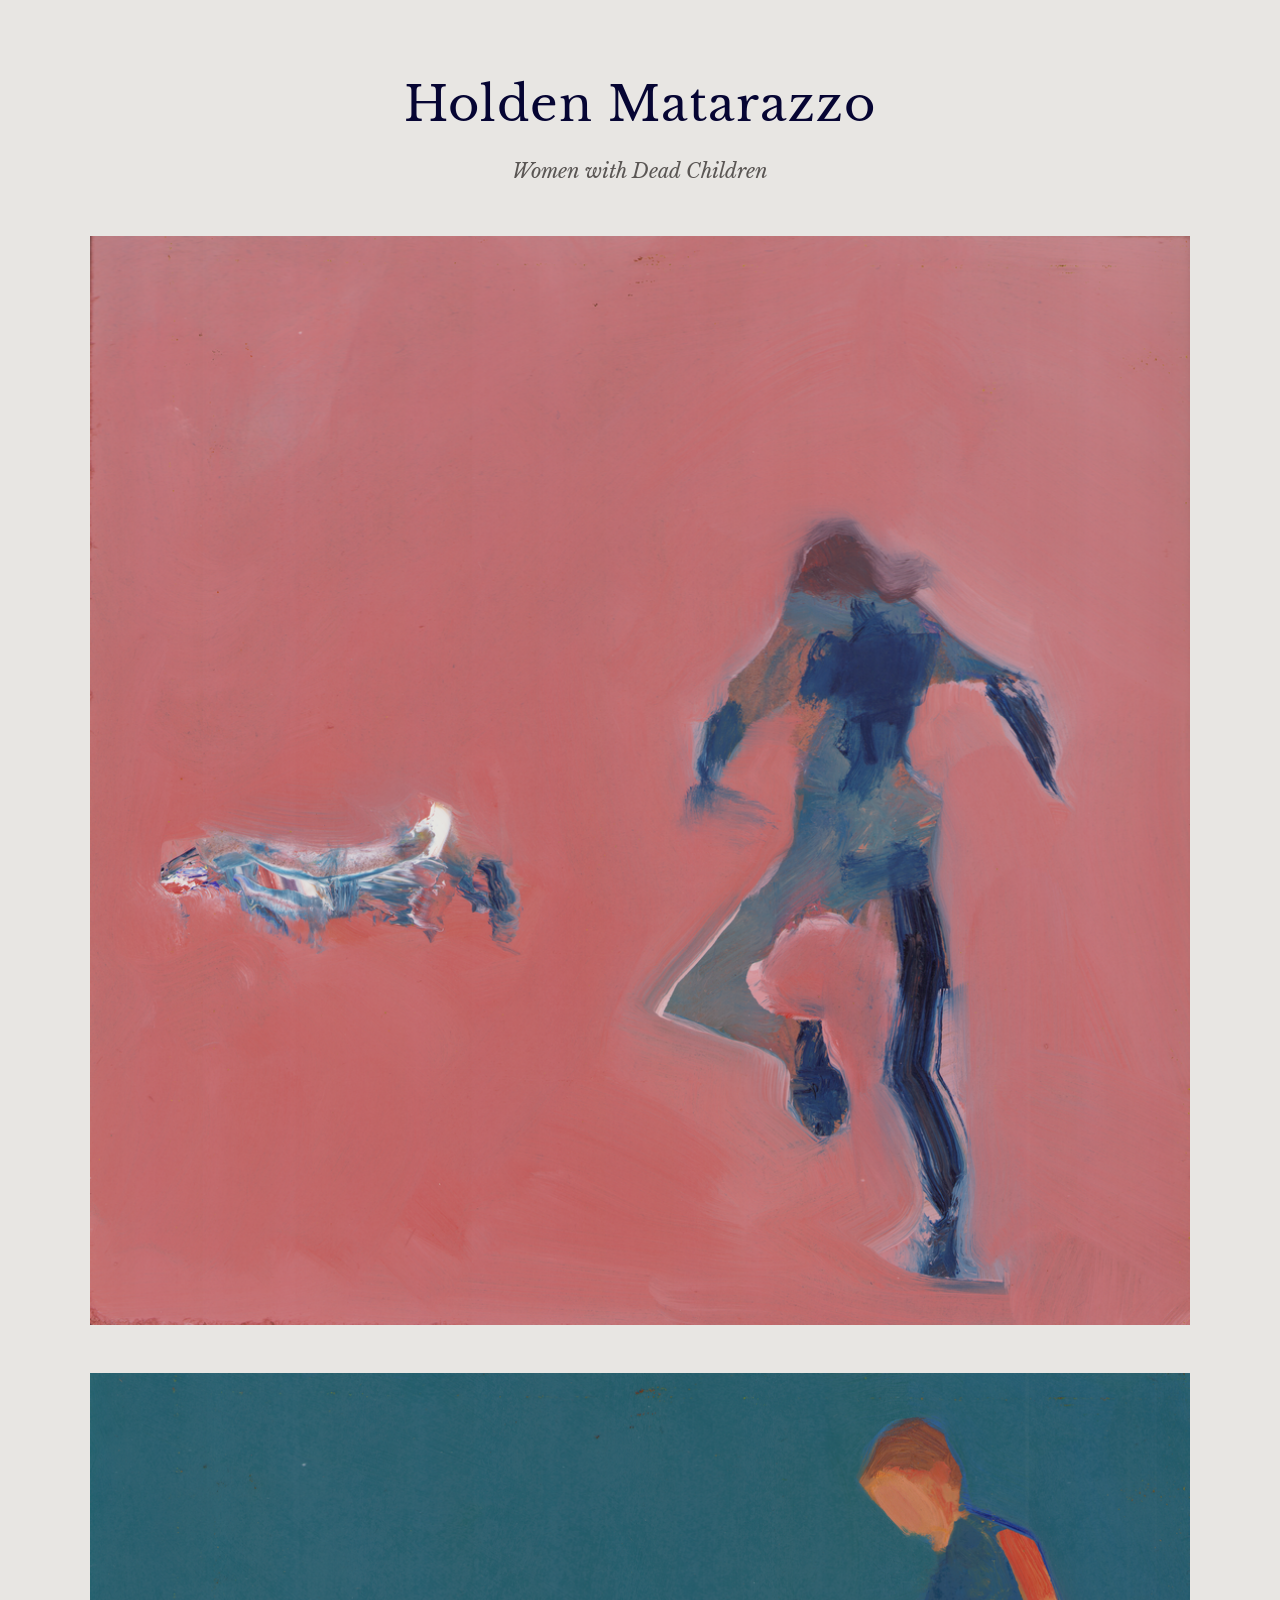
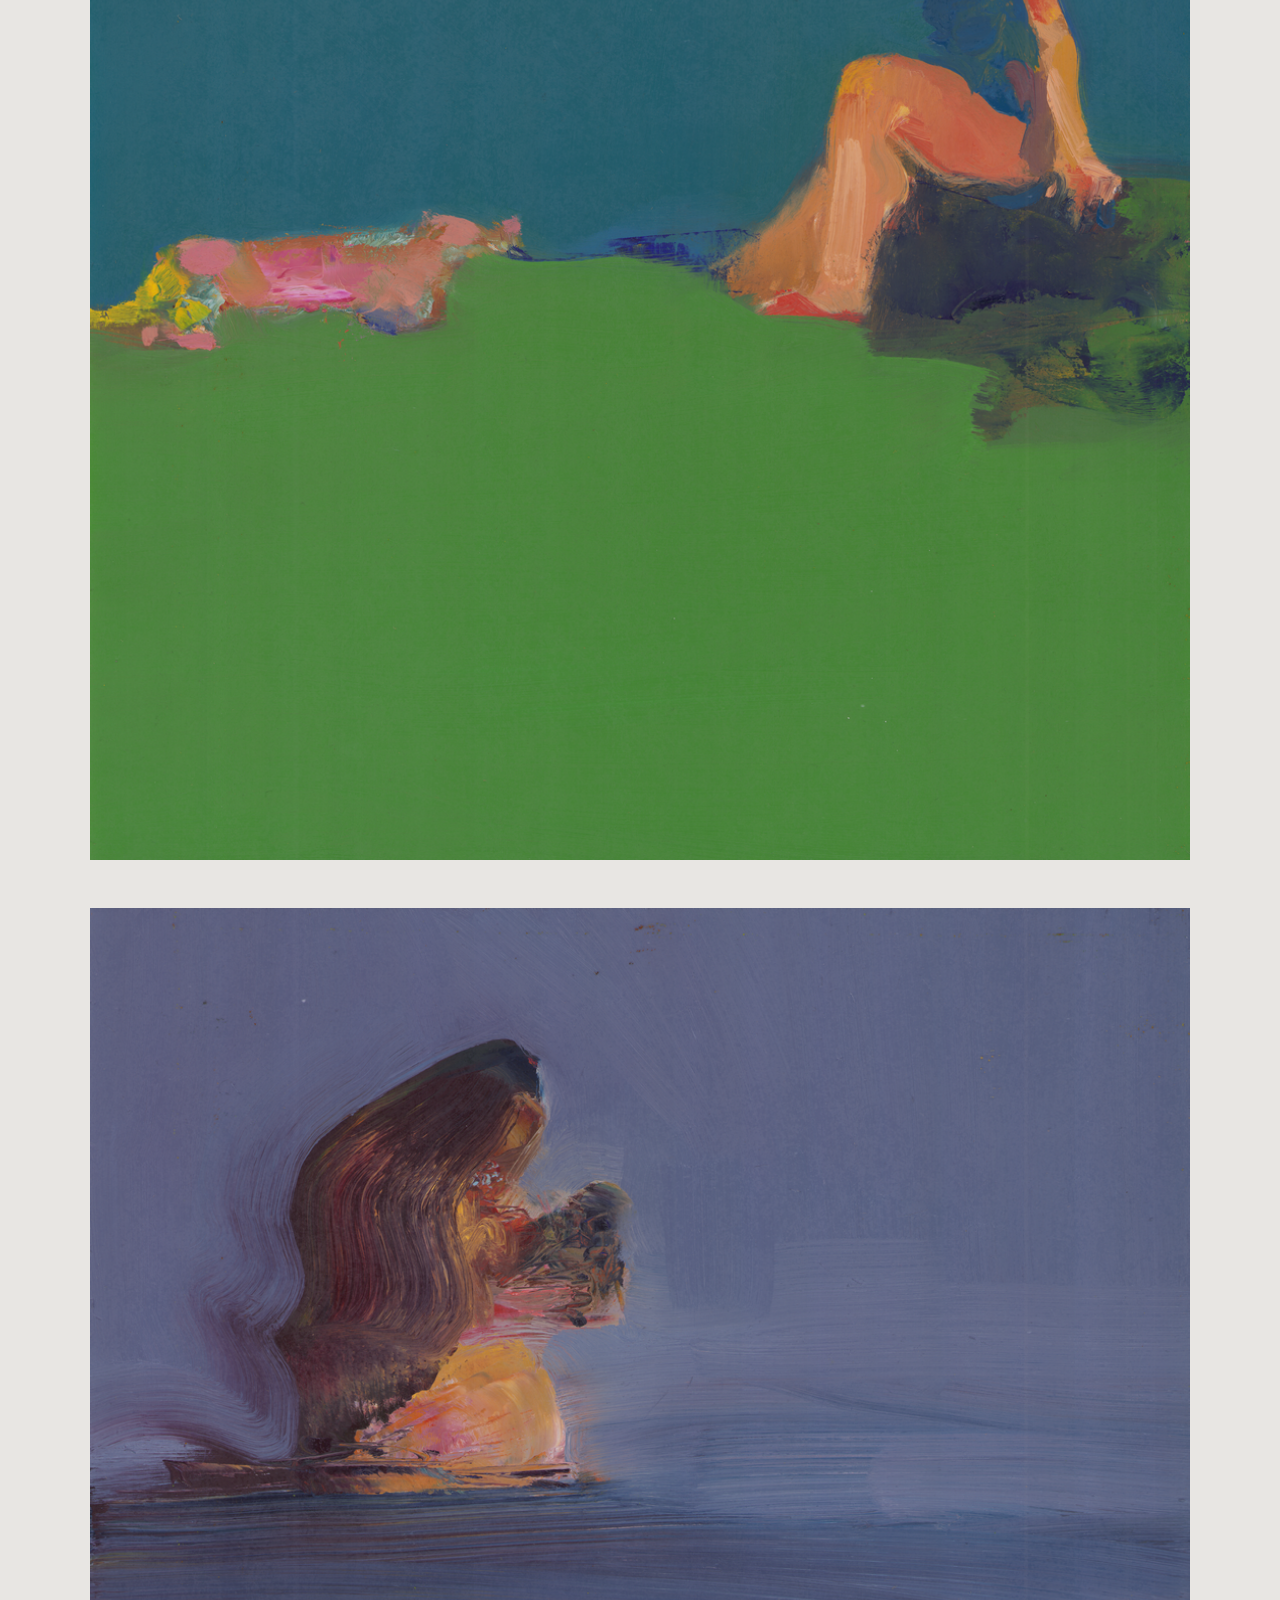
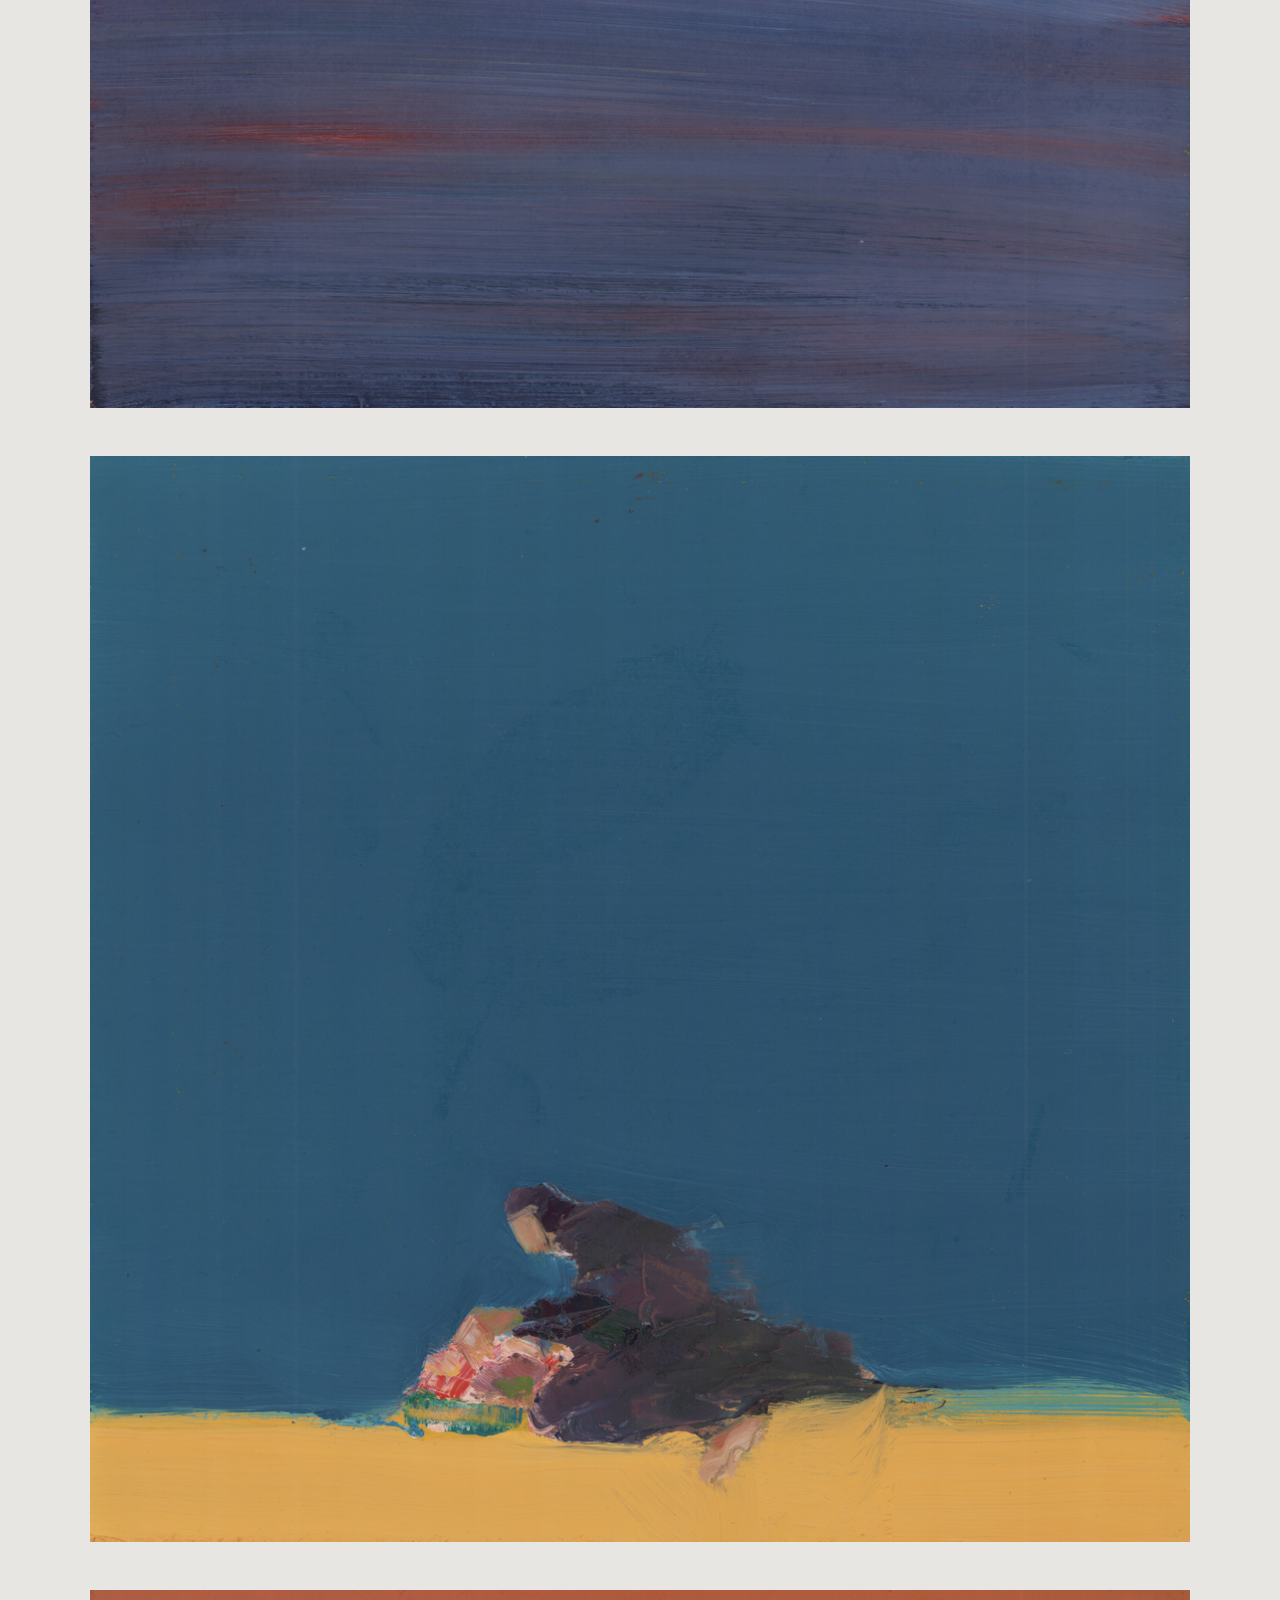
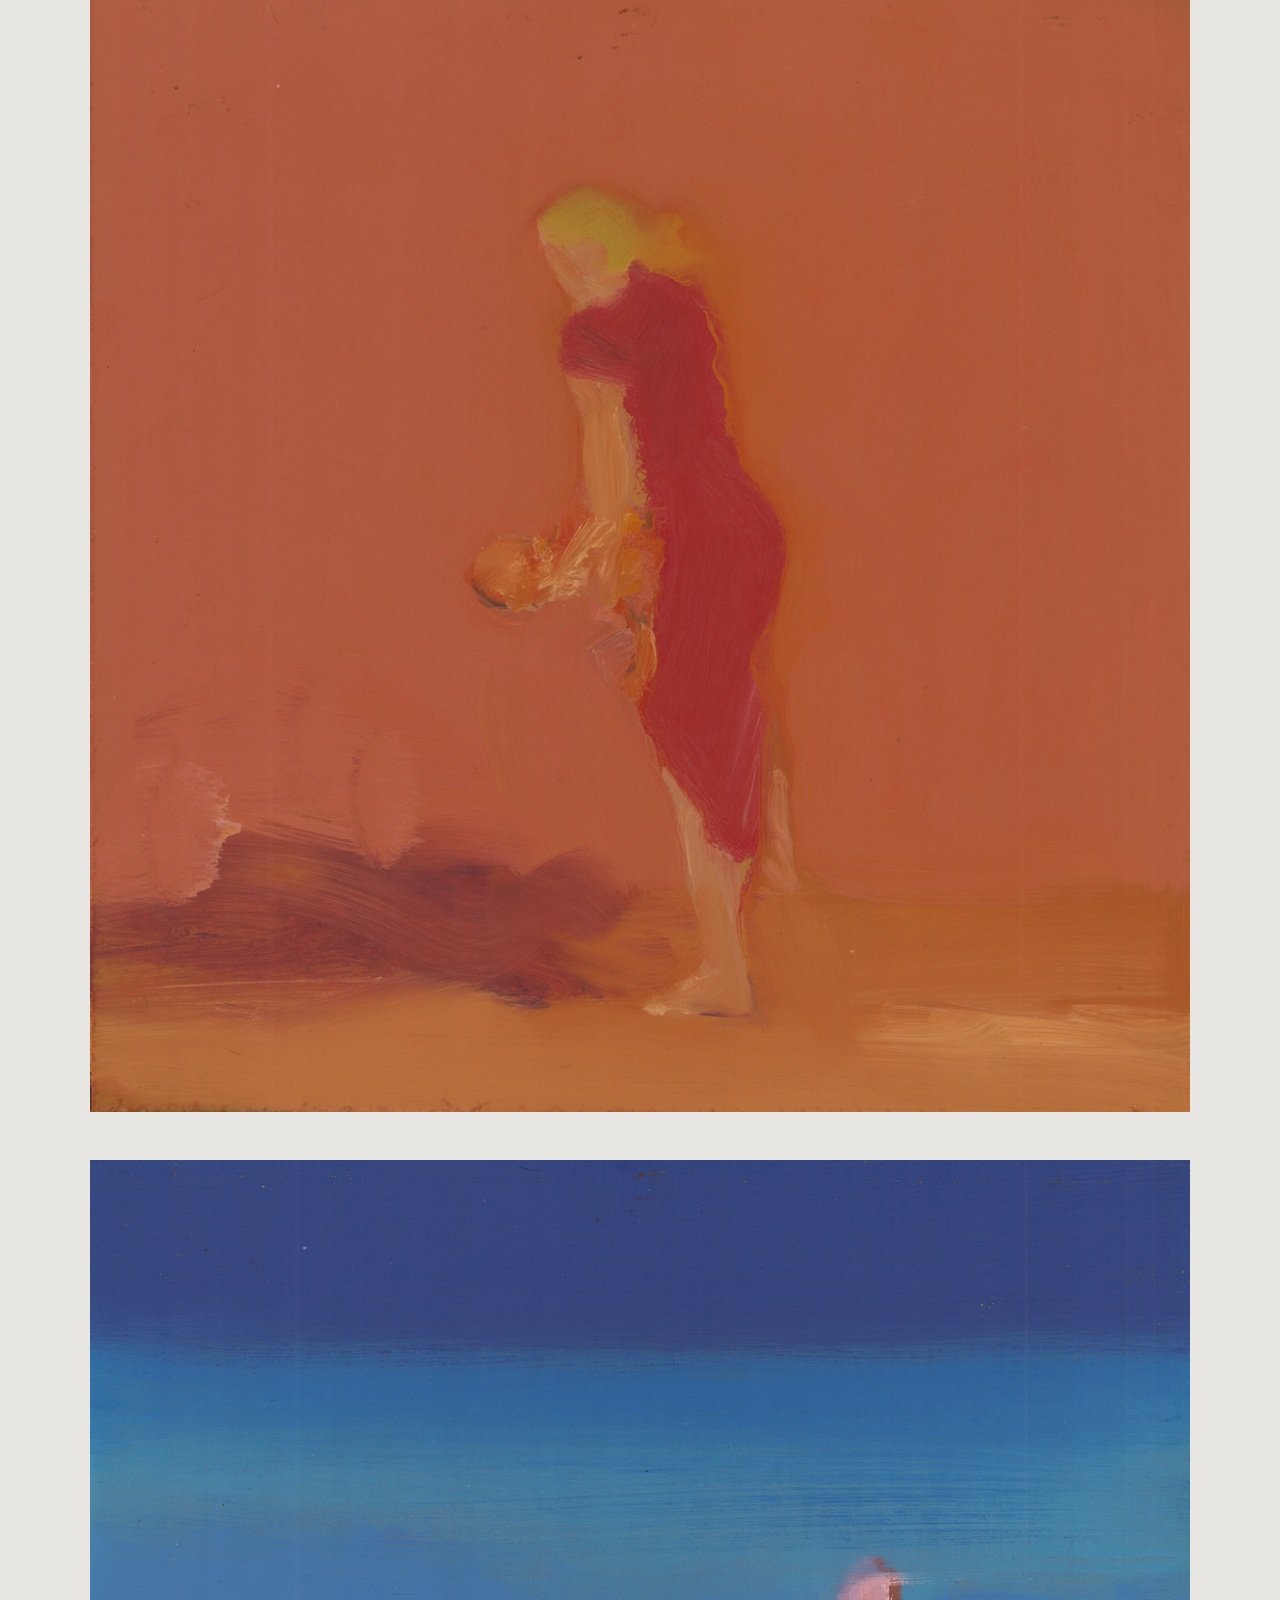
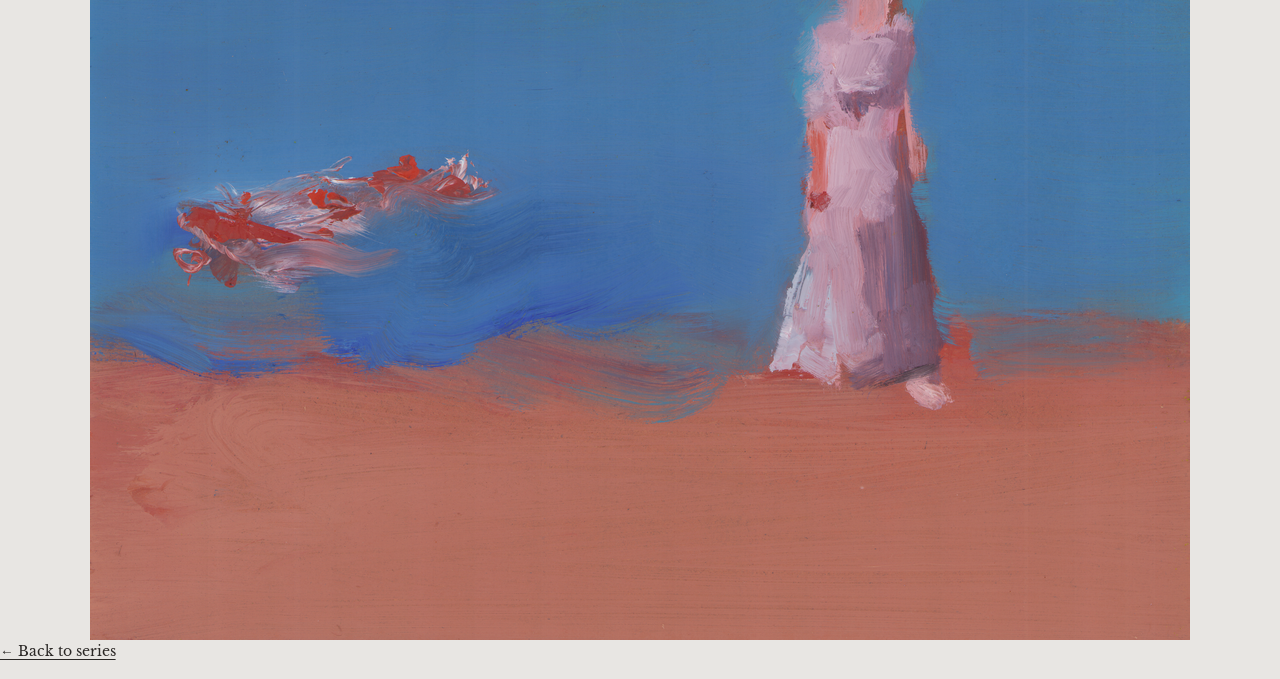
<file: docs/series/women-with-dead-children.html>
<!DOCTYPE html>
<html lang="en">
<head>
  <meta charset="utf-8">
  <meta name="viewport" content="width=device-width, initial-scale=1">
  <title>Women with Dead Children — Holden Matarazzo</title>
  <meta name="description" content="Women with Dead Children — Works by Holden Matarazzo">
  <link rel="stylesheet" href="../css/main.css">
  <link rel="icon" type="image/png" href="../Media/favicon.png">
</head>

<body>
  <div class="site-wrapper">
    
    <header class="site-header">
      <a href="../index.html"><h1>Holden Matarazzo</h1></a>
      <h2>Women with Dead Children</h2>
    </header>

    <main class="gallery">
      <figure class="gallery-item"><a href="#img1"><img src="../artwork/women-with-dead-children/rewwdc1.png" alt="Women with Dead Children" loading="lazy"></a></figure>
      <figure class="gallery-item"><a href="#img2"><img src="../artwork/women-with-dead-children/rewwdc2.png" alt="Women with Dead Children" loading="lazy"></a></figure>
      <figure class="gallery-item"><a href="#img3"><img src="../artwork/women-with-dead-children/rewwdc3.png" alt="Women with Dead Children" loading="lazy"></a></figure>
      <figure class="gallery-item"><a href="#img4"><img src="../artwork/women-with-dead-children/rewwdc4.png" alt="Women with Dead Children" loading="lazy"></a></figure>
      <figure class="gallery-item"><a href="#img5"><img src="../artwork/women-with-dead-children/rewwdc5.png" alt="Women with Dead Children" loading="lazy"></a></figure>
      <figure class="gallery-item"><a href="#img6"><img src="../artwork/women-with-dead-children/rewwdc6.png" alt="Women with Dead Children" loading="lazy"></a></figure>
    </main>

    <footer class="site-footer">
      <p class="text-muted text-small"><a href="../index.html">← Back to series</a></p>
    </footer>

  </div>

  <!-- Lightboxes -->
  <div class="lightbox" id="img1"><a href="#" class="lightbox-close">×</a><a href="#img6" class="lightbox-nav prev">‹</a><div class="lightbox-inner"><img src="../artwork/women-with-dead-children/rewwdc1.png" alt="Women with Dead Children"><div class="lightbox-controls"><a href="../artwork/women-with-dead-children/rewwdc1.png" download class="lightbox-btn">Download</a><a href="../artwork/women-with-dead-children/rewwdc1.png" target="_blank" class="lightbox-btn">Full Size</a><span class="lightbox-counter">1 / 6</span></div></div><a href="#img2" class="lightbox-nav next">›</a></div>
  <div class="lightbox" id="img2"><a href="#" class="lightbox-close">×</a><a href="#img1" class="lightbox-nav prev">‹</a><div class="lightbox-inner"><img src="../artwork/women-with-dead-children/rewwdc2.png" alt="Women with Dead Children"><div class="lightbox-controls"><a href="../artwork/women-with-dead-children/rewwdc2.png" download class="lightbox-btn">Download</a><a href="../artwork/women-with-dead-children/rewwdc2.png" target="_blank" class="lightbox-btn">Full Size</a><span class="lightbox-counter">2 / 6</span></div></div><a href="#img3" class="lightbox-nav next">›</a></div>
  <div class="lightbox" id="img3"><a href="#" class="lightbox-close">×</a><a href="#img2" class="lightbox-nav prev">‹</a><div class="lightbox-inner"><img src="../artwork/women-with-dead-children/rewwdc3.png" alt="Women with Dead Children"><div class="lightbox-controls"><a href="../artwork/women-with-dead-children/rewwdc3.png" download class="lightbox-btn">Download</a><a href="../artwork/women-with-dead-children/rewwdc3.png" target="_blank" class="lightbox-btn">Full Size</a><span class="lightbox-counter">3 / 6</span></div></div><a href="#img4" class="lightbox-nav next">›</a></div>
  <div class="lightbox" id="img4"><a href="#" class="lightbox-close">×</a><a href="#img3" class="lightbox-nav prev">‹</a><div class="lightbox-inner"><img src="../artwork/women-with-dead-children/rewwdc4.png" alt="Women with Dead Children"><div class="lightbox-controls"><a href="../artwork/women-with-dead-children/rewwdc4.png" download class="lightbox-btn">Download</a><a href="../artwork/women-with-dead-children/rewwdc4.png" target="_blank" class="lightbox-btn">Full Size</a><span class="lightbox-counter">4 / 6</span></div></div><a href="#img5" class="lightbox-nav next">›</a></div>
  <div class="lightbox" id="img5"><a href="#" class="lightbox-close">×</a><a href="#img4" class="lightbox-nav prev">‹</a><div class="lightbox-inner"><img src="../artwork/women-with-dead-children/rewwdc5.png" alt="Women with Dead Children"><div class="lightbox-controls"><a href="../artwork/women-with-dead-children/rewwdc5.png" download class="lightbox-btn">Download</a><a href="../artwork/women-with-dead-children/rewwdc5.png" target="_blank" class="lightbox-btn">Full Size</a><span class="lightbox-counter">5 / 6</span></div></div><a href="#img6" class="lightbox-nav next">›</a></div>
  <div class="lightbox" id="img6"><a href="#" class="lightbox-close">×</a><a href="#img5" class="lightbox-nav prev">‹</a><div class="lightbox-inner"><img src="../artwork/women-with-dead-children/rewwdc6.png" alt="Women with Dead Children"><div class="lightbox-controls"><a href="../artwork/women-with-dead-children/rewwdc6.png" download class="lightbox-btn">Download</a><a href="../artwork/women-with-dead-children/rewwdc6.png" target="_blank" class="lightbox-btn">Full Size</a><span class="lightbox-counter">6 / 6</span></div></div><a href="#img1" class="lightbox-nav next">›</a></div>

</body>
</html>
</file>
<file: docs/css/main.css>
/* ==========================================================================
   Holden Matarazzo - Portfolio
   ========================================================================== */

/* Font Faces */
@font-face {
  font-family: 'Libre Baskerville';
  src: url('./fonts/LibreBaskerville-Regular.ttf') format('truetype');
  font-weight: 400;
  font-style: normal;
  font-display: swap;
}

@font-face {
  font-family: 'Libre Baskerville';
  src: url('./fonts/LibreBaskerville-Italic.ttf') format('truetype');
  font-weight: 400;
  font-style: italic;
  font-display: swap;
}

@font-face {
  font-family: 'Libre Baskerville';
  src: url('./fonts/LibreBaskerville-Bold.ttf') format('truetype');
  font-weight: 700;
  font-style: normal;
  font-display: swap;
}

/* CSS Variables */
:root {
  --color-bg: #e8e6e3;
  --color-text: #2a2725;
  --color-text-muted: #5a5654;
  --color-accent: #060533;
  --color-link-eth: #007894;
  --color-link-btc: #f7931a;
  --color-link-font: #4a3d7c;
  --spacing-unit: 1rem;
  --max-width-content: 900px;
  --max-width-image: 1100px;
}

/* Reset & Base */
*, *::before, *::after {
  box-sizing: border-box;
}

html {
  font-size: 16px;
  scroll-behavior: smooth;
}

body {
  margin: 0;
  padding: 0;
  background-color: var(--color-bg);
  font-family: 'Libre Baskerville', Georgia, 'Times New Roman', serif;
  color: var(--color-text);
  line-height: 1.7;
  -webkit-font-smoothing: antialiased;
  -moz-osx-font-smoothing: grayscale;
}

/* Typography */
h1 {
  font-size: clamp(2rem, 5vw, 3rem);
  font-weight: 400;
  letter-spacing: 0.02em;
  color: var(--color-accent);
  margin: 0;
}

h2 {
  font-size: clamp(1rem, 2.5vw, 1.25rem);
  font-weight: 400;
  font-style: italic;
  color: var(--color-text-muted);
  margin: 0.5rem 0 0 0;
}

p {
  margin: 0 0 1rem 0;
}

a {
  color: var(--color-text);
  text-decoration: underline;
  text-underline-offset: 3px;
  transition: opacity 0.2s ease;
}

a:hover {
  opacity: 0.7;
}

/* Layout */
.site-wrapper {
  min-height: 100vh;
  display: flex;
  flex-direction: column;
}

/* Header */
.site-header {
  text-align: center;
  padding: calc(var(--spacing-unit) * 4) var(--spacing-unit) calc(var(--spacing-unit) * 3);
}

.site-header a {
  text-decoration: none;
  color: inherit;
}

.site-header a:hover {
  opacity: 1;
}

/* ==========================================================================
   Series Index Grid
   ========================================================================== */

.series-grid {
  width: 100%;
  max-width: 1200px;
  margin: 0 auto;
  padding: 0 var(--spacing-unit) calc(var(--spacing-unit) * 3);
  display: grid;
  grid-template-columns: 1fr;
  gap: calc(var(--spacing-unit) * 2);
}

.series-card {
  position: relative;
  overflow: hidden;
  aspect-ratio: 16 / 10;
}

.series-card a {
  display: block;
  width: 100%;
  height: 100%;
  text-decoration: none;
}

.series-card img {
  width: 100%;
  height: 100%;
  object-fit: cover;
  transition: transform 0.4s ease, opacity 0.3s ease;
}

.series-card:hover img {
  transform: scale(1.03);
  opacity: 0.85;
}

.series-card-title {
  position: absolute;
  bottom: 0;
  left: 0;
  right: 0;
  padding: calc(var(--spacing-unit) * 1.5) var(--spacing-unit);
  background: linear-gradient(to top, rgba(0,0,0,0.7) 0%, rgba(0,0,0,0) 100%);
  color: #fff;
  font-size: clamp(1rem, 2.5vw, 1.35rem);
  font-style: italic;
  text-shadow: 0 1px 3px rgba(0,0,0,0.4);
}

@media (min-width: 600px) {
  .series-grid {
    grid-template-columns: repeat(2, 1fr);
    gap: calc(var(--spacing-unit) * 1.5);
  }
}

@media (min-width: 900px) {
  .series-grid {
    padding: 0 calc(var(--spacing-unit) * 2) calc(var(--spacing-unit) * 4);
  }
}

/* ==========================================================================
   Series Gallery Page
   ========================================================================== */

.back-link {
  display: inline-block;
  margin-bottom: 1rem;
  font-size: 0.9rem;
  color: var(--color-text-muted);
}

.gallery {
  width: 100%;
  max-width: var(--max-width-image);
  margin: 0 auto;
  padding: 0 var(--spacing-unit);
  display: flex;
  flex-direction: column;
  align-items: center;
  gap: calc(var(--spacing-unit) * 2);
}

.gallery-item {
  width: 100%;
  max-width: 100%;
  margin: 0;
  cursor: pointer;
}

.gallery-item a {
  display: block;
  width: 100%;
  text-decoration: none;
}

.gallery-item a:hover {
  opacity: 1;
}

.gallery-item img {
  width: 100%;
  height: auto;
  display: block;
  transition: opacity 0.2s ease;
}

/* ==========================================================================
   Lightbox - Pure CSS using :target
   ========================================================================== */

.lightbox {
  position: fixed;
  inset: 0;
  background: rgba(10, 10, 10, 0.96);
  z-index: 1000;
  display: flex;
  align-items: center;
  justify-content: center;
  opacity: 0;
  visibility: hidden;
  transition: opacity 0.3s ease, visibility 0.3s ease;
}

.lightbox:target {
  opacity: 1;
  visibility: visible;
}

.lightbox-inner {
  display: flex;
  flex-direction: column;
  align-items: center;
  max-width: 92vw;
  max-height: 92vh;
}

.lightbox-inner > img {
  max-width: 100%;
  max-height: 78vh;
  object-fit: contain;
  transform: scale(0.96);
  transition: transform 0.3s ease;
}

.lightbox:target .lightbox-inner > img {
  transform: scale(1);
}

.lightbox-close {
  position: fixed;
  top: 1.25rem;
  right: 1.5rem;
  font-size: 2rem;
  color: #fff;
  text-decoration: none;
  line-height: 1;
  z-index: 1002;
  opacity: 0.7;
  transition: opacity 0.2s ease;
  font-weight: 300;
}

.lightbox-close:hover {
  opacity: 1;
}

.lightbox-controls {
  display: flex;
  align-items: center;
  gap: 1.5rem;
  margin-top: 1.5rem;
}

.lightbox-btn {
  background: rgba(255, 255, 255, 0.08);
  border: 1px solid rgba(255, 255, 255, 0.25);
  color: #fff;
  padding: 0.6rem 1.2rem;
  font-size: 0.8rem;
  text-decoration: none;
  border-radius: 3px;
  transition: background 0.2s ease, border-color 0.2s ease;
  font-family: 'Libre Baskerville', Georgia, serif;
  letter-spacing: 0.02em;
}

.lightbox-btn:hover {
  background: rgba(255, 255, 255, 0.15);
  border-color: rgba(255, 255, 255, 0.4);
  opacity: 1;
}

.lightbox-counter {
  color: rgba(255, 255, 255, 0.5);
  font-size: 0.85rem;
  font-family: 'Libre Baskerville', Georgia, serif;
}

.lightbox-nav {
  position: fixed;
  top: 50%;
  transform: translateY(-50%);
  font-size: 2.5rem;
  color: #fff;
  text-decoration: none;
  padding: 1rem 0.5rem;
  opacity: 0.5;
  transition: opacity 0.2s ease;
  z-index: 1001;
  font-weight: 300;
}

.lightbox-nav:hover {
  opacity: 1;
}

.lightbox-nav.prev {
  left: 1rem;
}

.lightbox-nav.next {
  right: 1rem;
}

/* ==========================================================================
   Info Section
   ========================================================================== */

.site-info {
  max-width: var(--max-width-content);
  margin: 0 auto;
  padding: calc(var(--spacing-unit) * 4) var(--spacing-unit);
  text-align: center;
}

.site-info p {
  font-size: 0.95rem;
  line-height: 1.8;
}

.site-info p + p {
  margin-top: 1.5rem;
}

.link-eth {
  color: var(--color-link-eth);
}

.link-btc {
  color: var(--color-link-btc);
}

.link-font {
  color: var(--color-link-font);
}



/* Utility Classes */
.text-small {
  font-size: 0.85rem;
}

.text-muted {
  color: var(--color-text-muted);
}

/* ==========================================================================
   Responsive Adjustments
   ========================================================================== */

@media (min-width: 768px) {
  .gallery {
    padding: 0 calc(var(--spacing-unit) * 2);
    gap: calc(var(--spacing-unit) * 3);
  }
  
  .site-info {
    padding: calc(var(--spacing-unit) * 5) calc(var(--spacing-unit) * 2);
  }
}

@media (min-width: 1200px) {
  .gallery {
    padding: 0;
  }
}

@media (max-width: 600px) {
  .lightbox-nav {
    font-size: 2rem;
    padding: 0.75rem;
  }
  
  .lightbox-nav.prev {
    left: 0.5rem;
  }
  
  .lightbox-nav.next {
    right: 0.5rem;
  }
  
  .lightbox-controls {
    flex-wrap: wrap;
    justify-content: center;
    gap: 0.75rem;
    margin-top: 1rem;
  }
  
  .lightbox-btn {
    padding: 0.5rem 1rem;
    font-size: 0.75rem;
  }
}

/* Print Styles */
@media print {
  .gallery-item,
  .series-card {
    break-inside: avoid;
    page-break-inside: avoid;
  }
  
  .lightbox {
    display: none !important;
  }
}
</file>
